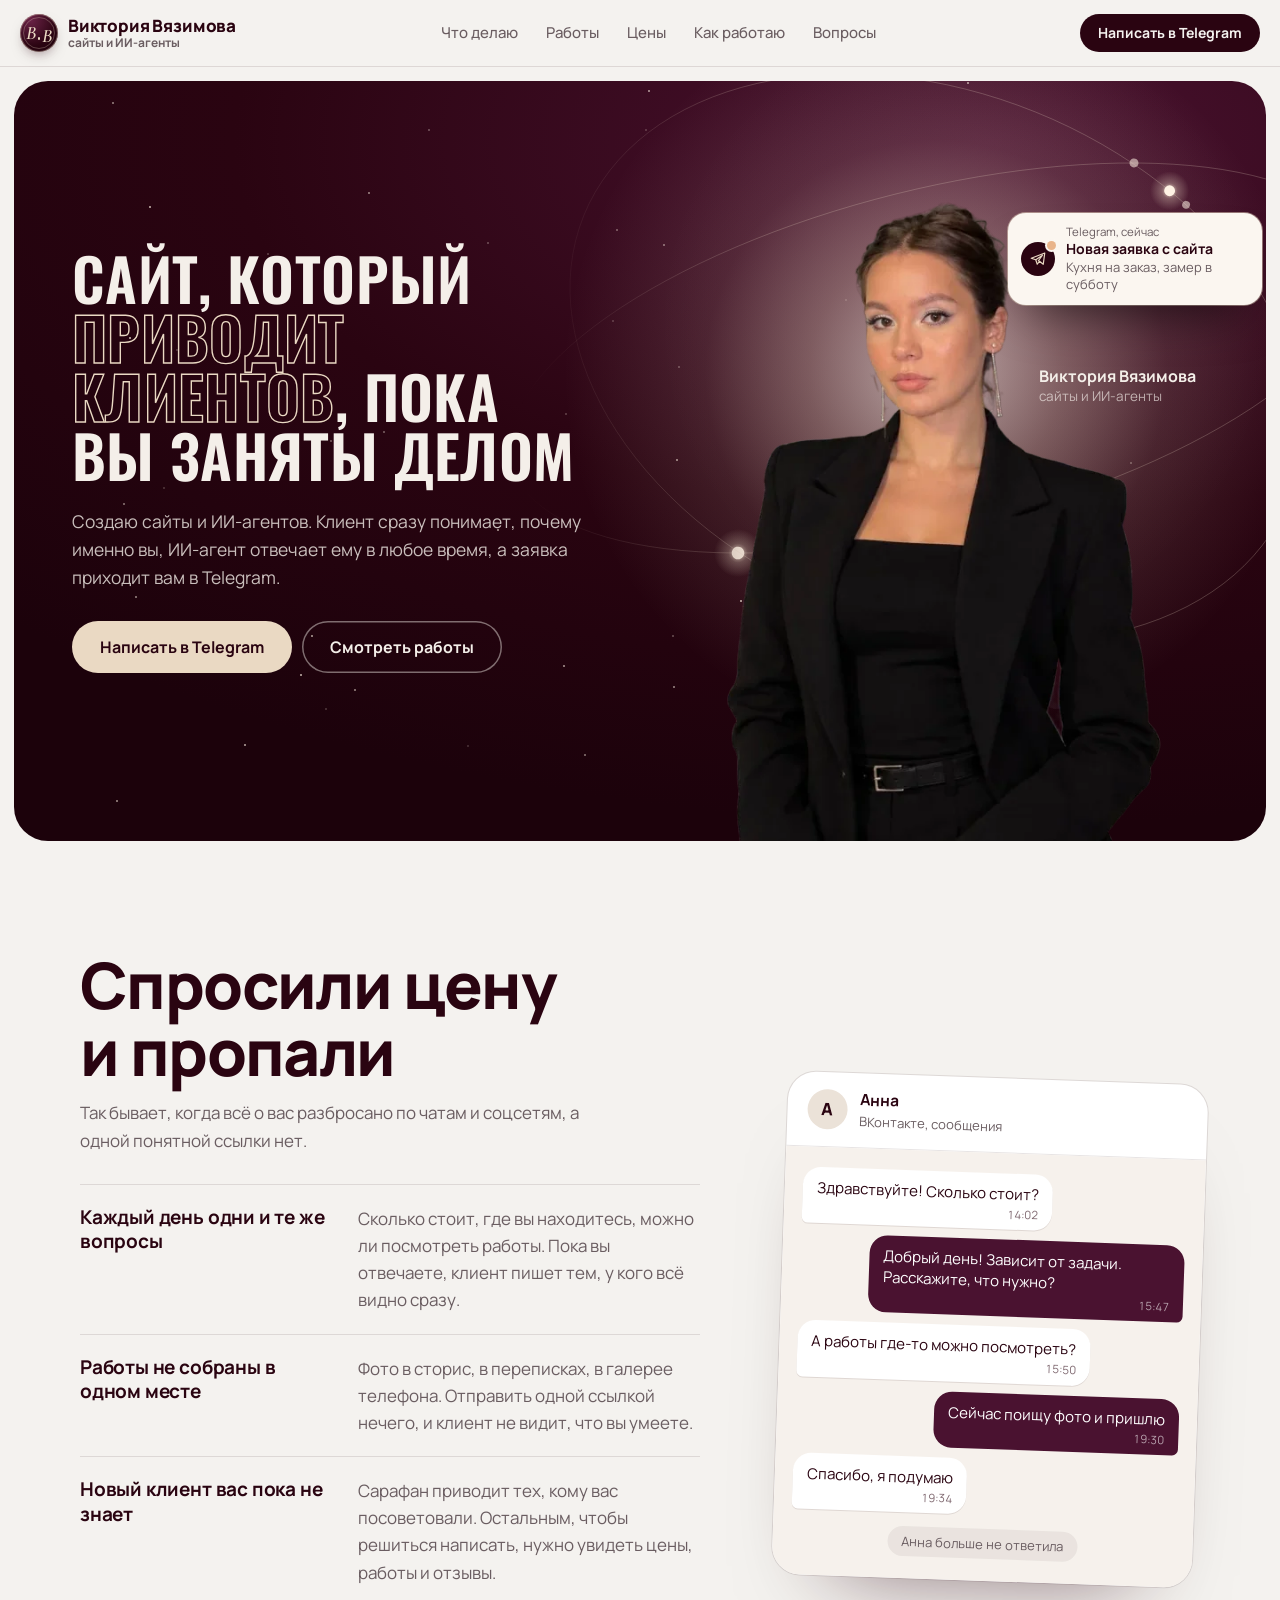
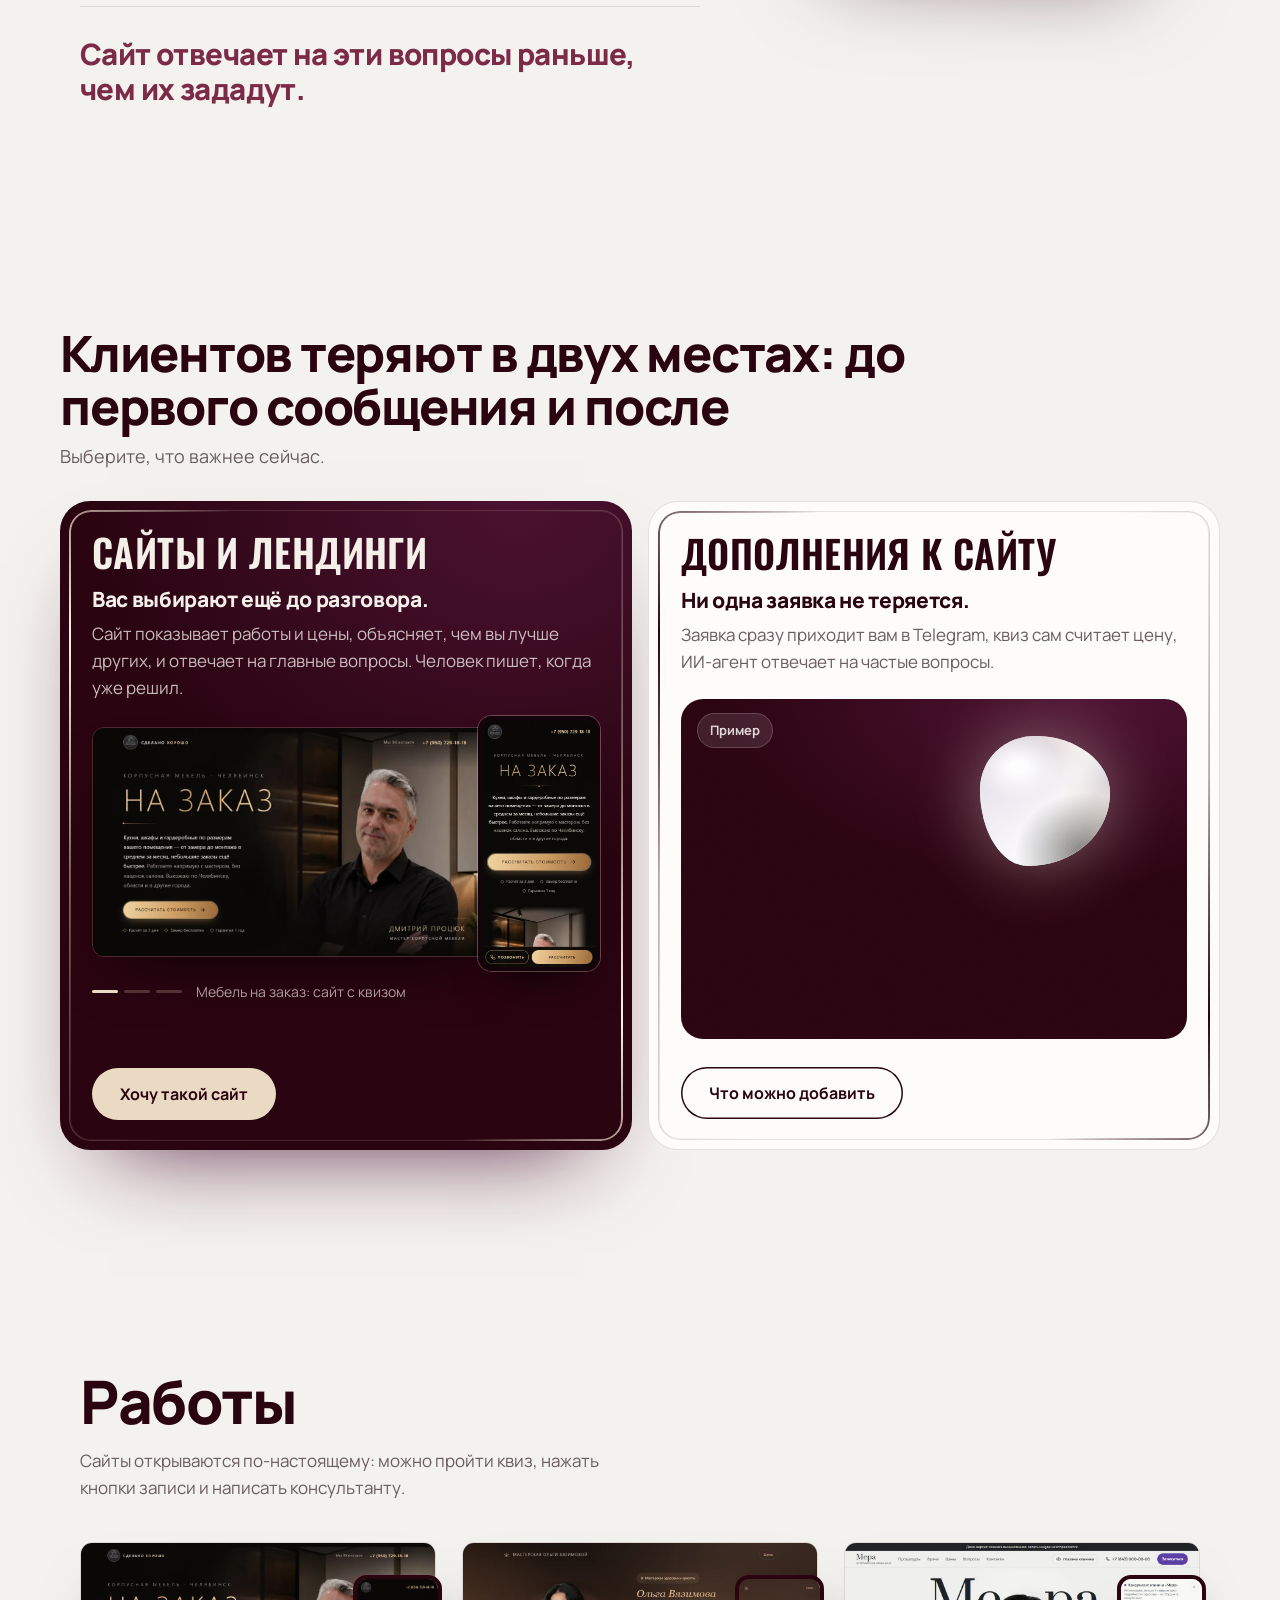
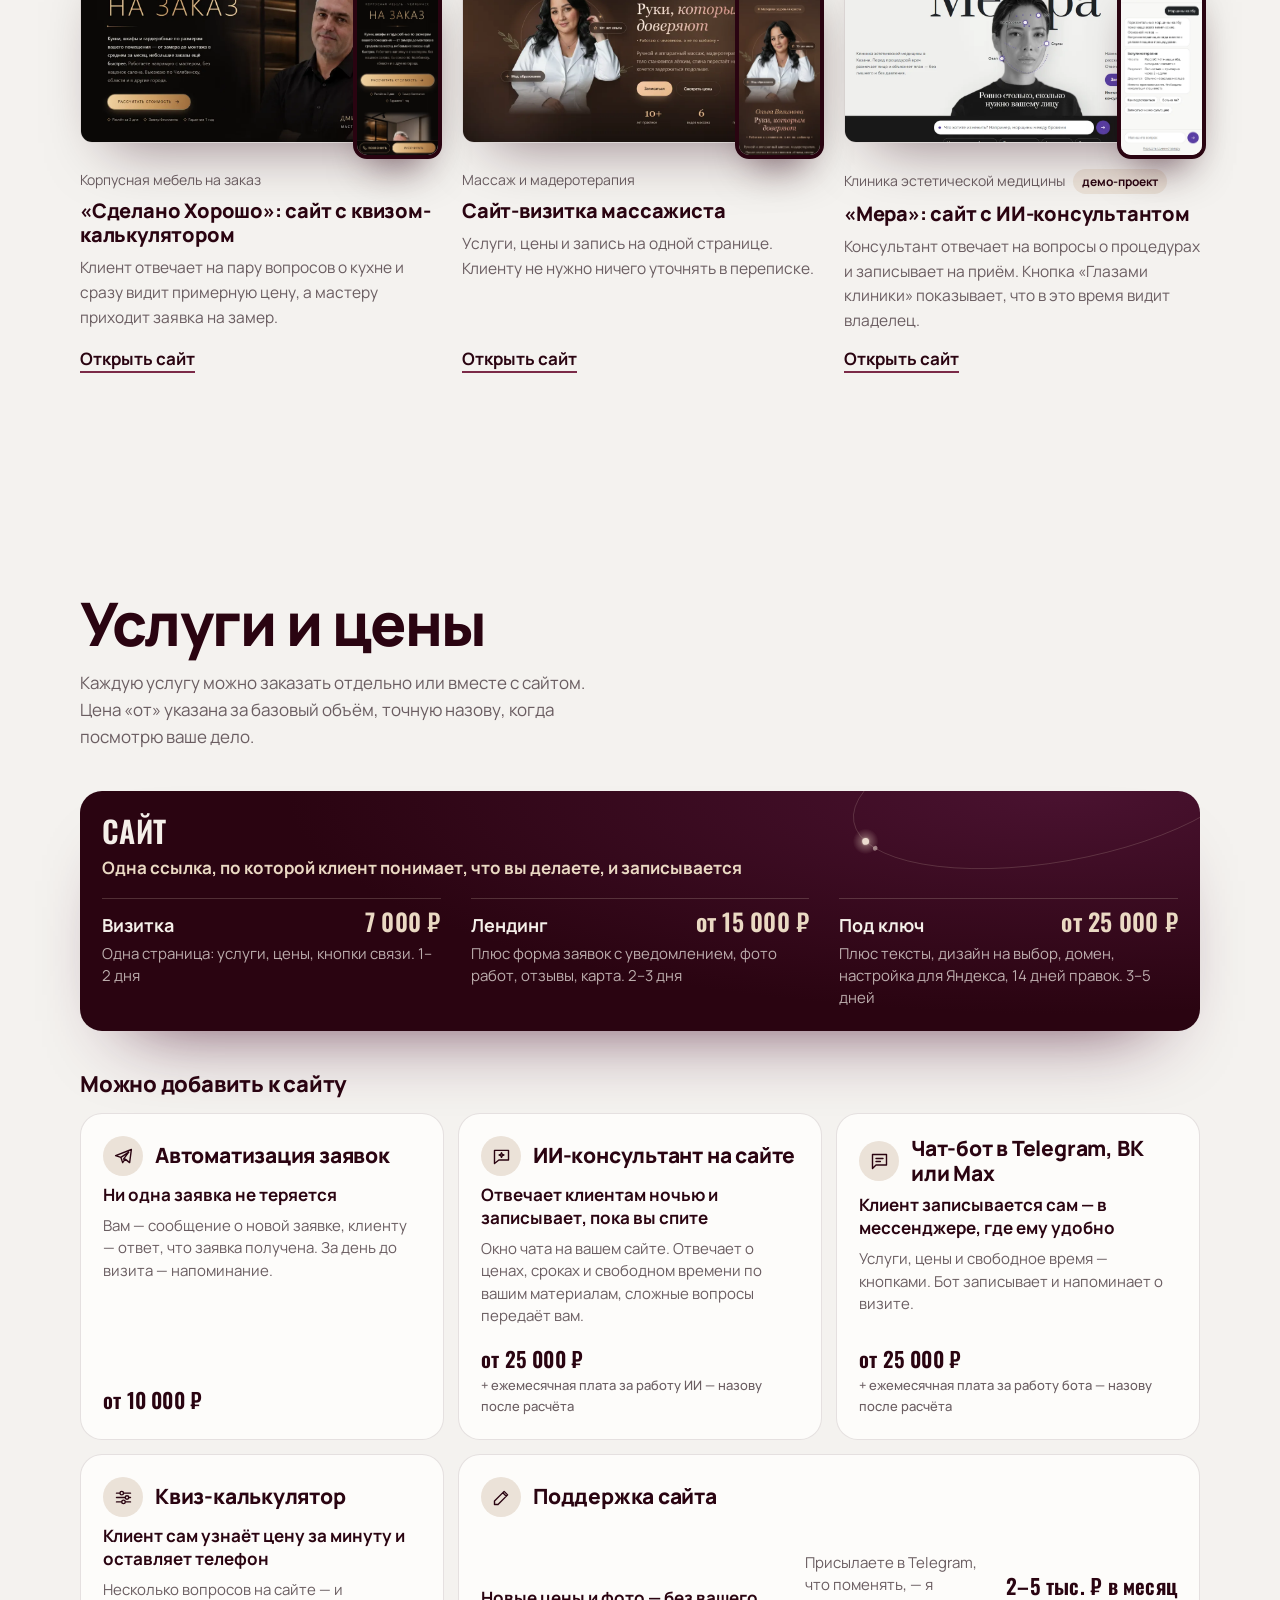
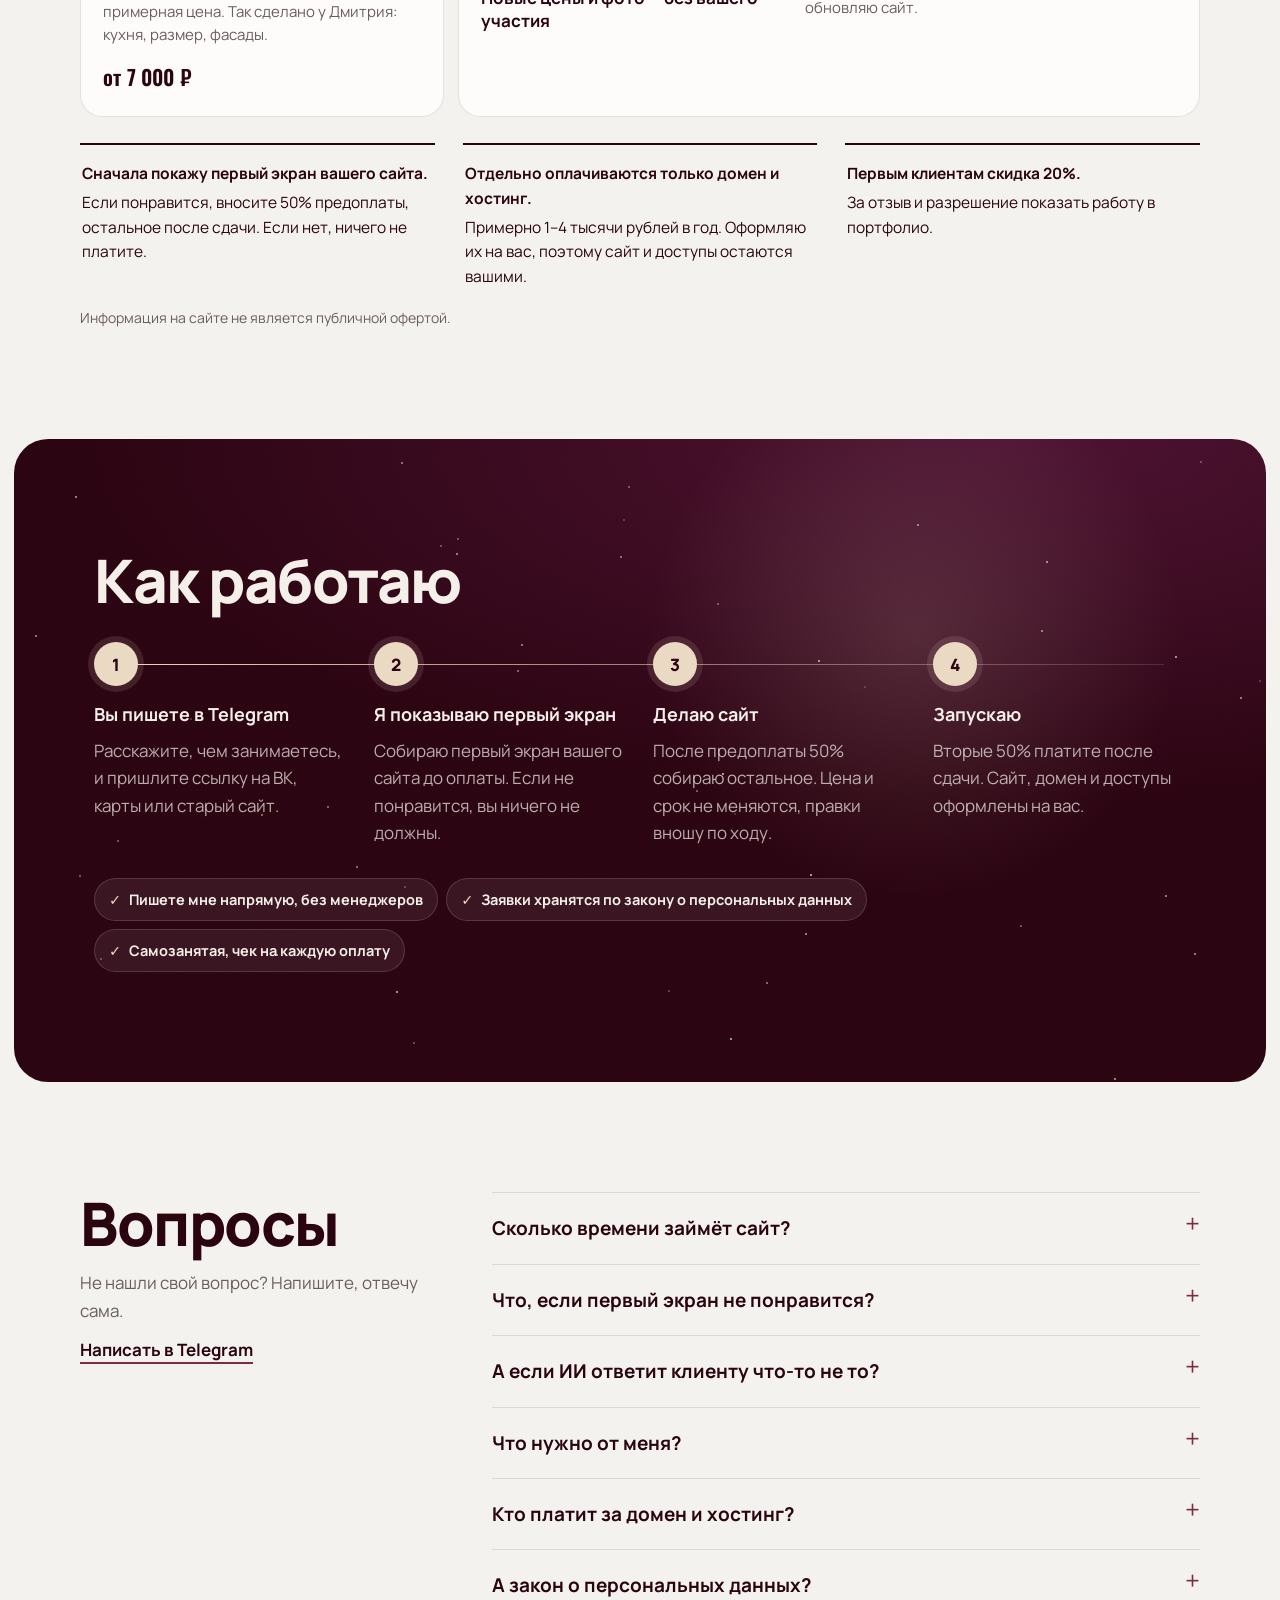
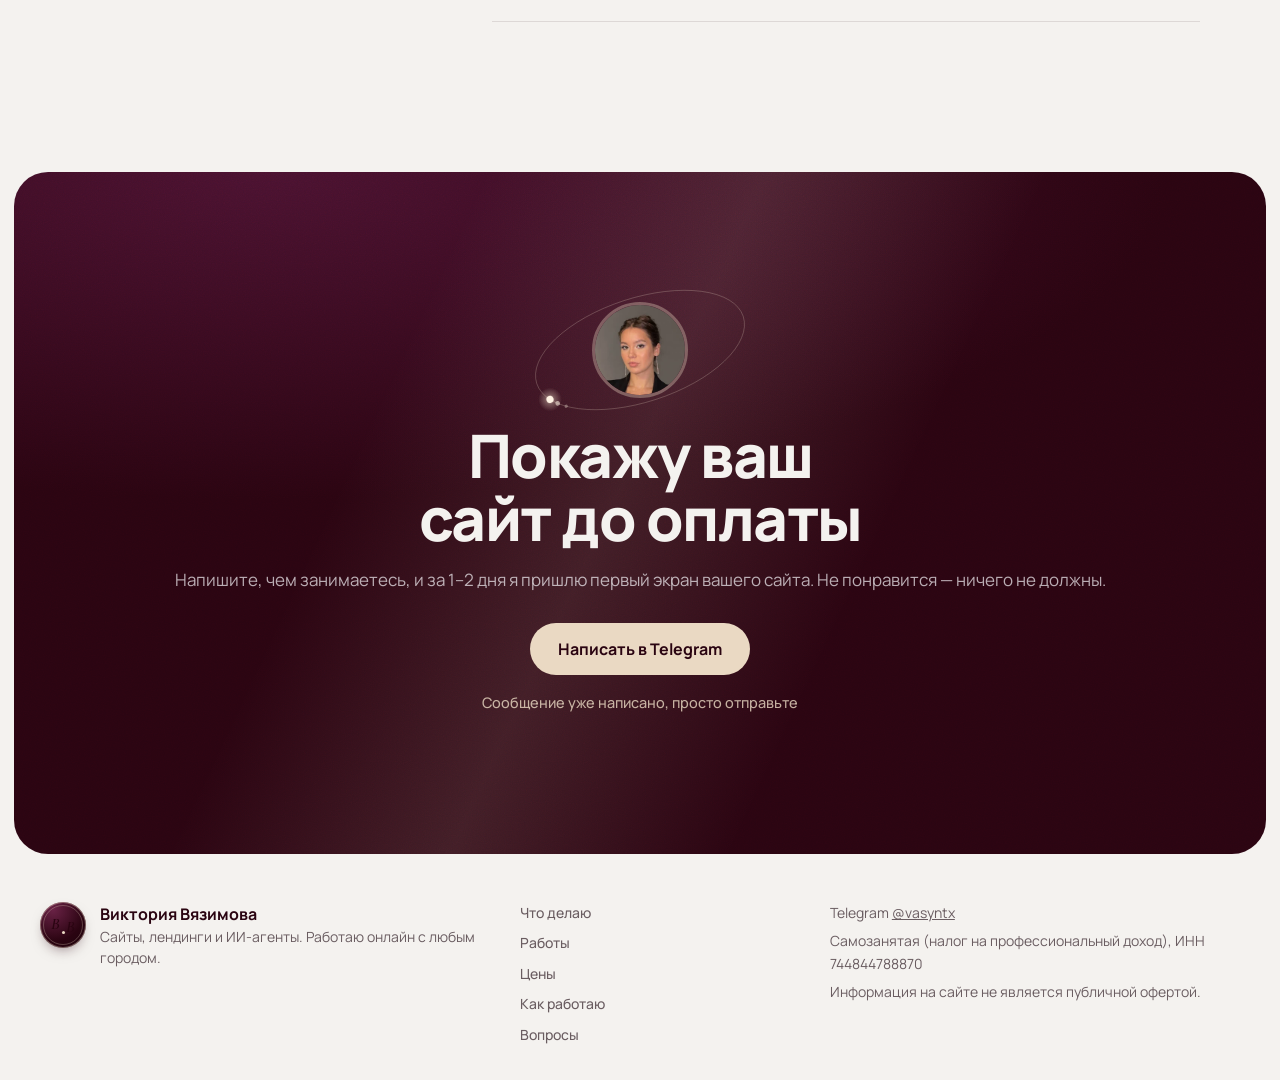
<file: index.html>
<!doctype html>
<html lang="ru">
<head>
<meta charset="utf-8">
<meta name="viewport" content="width=device-width, initial-scale=1">
<title>Виктория Вязимова — сайты и ИИ-агенты</title>
<link rel="icon" href="img/favicon-vv.png" type="image/png">
<link rel="apple-touch-icon" href="img/apple-touch-vv.png">
<meta name="description" content="Сайты и ИИ-агенты: клиент сразу понимает, почему именно вы, ИИ-агент отвечает ему в любое время, а заявка приходит вам в Telegram.">
<meta property="og:title" content="Виктория Вязимова — сайты и ИИ-агенты">
<meta property="og:description" content="Сайт, который приводит клиентов, пока вы заняты делом.">
<meta property="og:image" content="https://vyazimovav.github.io/img/og.jpg">
<meta property="og:url" content="https://vyazimovav.github.io/">
<meta property="og:type" content="website">
<link rel="canonical" href="https://vyazimovav.github.io/">
<link rel="preload" href="fonts/oswald-cyrillic-600-normal.woff2" as="font" type="font/woff2" crossorigin>
<link rel="preload" href="fonts/manrope-cyrillic-800-normal.woff2" as="font" type="font/woff2" crossorigin>
<link rel="stylesheet" href="fonts.css">
<link rel="stylesheet" href="style.css">
</head>
<body>

<header class="top">
  <a class="logo" href="./"><span class="mono" aria-hidden="true"><b>В</b><i></i><b>В</b></span><span class="logo-txt">Виктория Вязимова<small>сайты и ИИ-агенты</small></span></a>
  <nav class="nav" aria-label="Разделы">
    <a href="#choose">Что делаю</a>
    <a href="#works">Работы</a>
    <a href="#services">Цены</a>
    <a href="#how">Как работаю</a>
    <a href="#faq">Вопросы</a>
  </nav>
  <a class="btn btn-small" href="https://t.me/vasyntx?text=%D0%97%D0%B4%D1%80%D0%B0%D0%B2%D1%81%D1%82%D0%B2%D1%83%D0%B9%D1%82%D0%B5%2C%20%D0%92%D0%B8%D0%BA%D1%82%D0%BE%D1%80%D0%B8%D1%8F%21%20%D0%A5%D0%BE%D1%87%D1%83%20%D0%BE%D0%B1%D1%81%D1%83%D0%B4%D0%B8%D1%82%D1%8C%20%D1%81%D0%B0%D0%B9%D1%82.%20%D0%AF%20%D0%B7%D0%B0%D0%BD%D0%B8%D0%BC%D0%B0%D1%8E%D1%81%D1%8C%20%E2%80%A6" target="_blank" rel="noopener">Написать в Telegram</a>
</header>

<main>
  <!-- Первый экран — круг 9 (тёмно-винная панель, светлый ореол, Oswald заглавными, акцент контуром) + круг 10 (Вика 12.11):
       текст меньше и без перегруза влево, «сайты и ИИ-агенты» сразу; вокруг фото — орбиты с огоньками (за Викой), ореол дышит, звёзды, уведомление о заявке -->
  <section class="first" id="top">
    <div class="fx-bg" data-fx="stars" aria-hidden="true"><div class="torch"></div></div>
    <div class="first-in">
      <div class="first-copy">
        <h1 class="first-title">Сайт, который <span class="hl">приводит клиентов</span>, пока вы заняты делом</h1>
        <p class="first-lead">Создаю сайты и ИИ-агентов. Клиент сразу понимает, почему именно вы, ИИ-агент отвечает ему в любое время, а заявка приходит вам в Telegram.</p>
        <div class="first-btns">
          <a class="btn btn-light" href="https://t.me/vasyntx?text=%D0%97%D0%B4%D1%80%D0%B0%D0%B2%D1%81%D1%82%D0%B2%D1%83%D0%B9%D1%82%D0%B5%2C%20%D0%92%D0%B8%D0%BA%D1%82%D0%BE%D1%80%D0%B8%D1%8F%21%20%D0%A5%D0%BE%D1%87%D1%83%20%D0%BE%D0%B1%D1%81%D1%83%D0%B4%D0%B8%D1%82%D1%8C%20%D1%81%D0%B0%D0%B9%D1%82.%20%D0%AF%20%D0%B7%D0%B0%D0%BD%D0%B8%D0%BC%D0%B0%D1%8E%D1%81%D1%8C%20%E2%80%A6" target="_blank" rel="noopener">Написать в Telegram</a>
          <a class="btn btn-line" href="#works">Смотреть работы</a>
        </div>
      </div>
      <div class="first-art">
        <figure class="first-photo">
          <!-- орбиты — <path>, не <ellipse> (урок 11.11: animateMotion едет только по path); у каждого огонька хвост из трёх точек -->
          <svg class="first-orbits" viewBox="0 0 600 600" aria-hidden="true">
            <defs><radialGradient id="spark-glow"><stop offset="0" stop-color="#fff1df" stop-opacity=".95"/><stop offset=".4" stop-color="#ead9c3" stop-opacity=".32"/><stop offset="1" stop-color="#ead9c3" stop-opacity="0"/></radialGradient></defs>
            <g transform="rotate(-14 300 300)">
              <path id="orb-a" d="M10 300a290 112 0 1 0 580 0a290 112 0 1 0-580 0"/>
              <circle class="spark glow" r="16"><animateMotion dur="12s" repeatCount="indefinite"><mpath href="#orb-a"/></animateMotion></circle>
              <circle class="spark" r="4.2"><animateMotion dur="12s" repeatCount="indefinite"><mpath href="#orb-a"/></animateMotion></circle>
              <circle class="spark tail" r="3"><animateMotion dur="12s" begin="-.14s" repeatCount="indefinite"><mpath href="#orb-a"/></animateMotion></circle>
              <circle class="spark tail t2" r="2.2"><animateMotion dur="12s" begin="-.28s" repeatCount="indefinite"><mpath href="#orb-a"/></animateMotion></circle>
              <circle class="spark tail t3" r="1.5"><animateMotion dur="12s" begin="-.42s" repeatCount="indefinite"><mpath href="#orb-a"/></animateMotion></circle>
              <circle class="spark dim" r="3"><animateMotion dur="12s" begin="-6s" repeatCount="indefinite"><mpath href="#orb-a"/></animateMotion></circle>
            </g>
            <g transform="rotate(22 300 300)">
              <path id="orb-b" d="M48 300a252 176 0 1 0 504 0a252 176 0 1 0-504 0"/>
              <circle class="spark glow" r="13"><animateMotion dur="17s" begin="-4s" repeatCount="indefinite" keyPoints="1;0" keyTimes="0;1" calcMode="linear"><mpath href="#orb-b"/></animateMotion></circle>
              <circle class="spark" r="3.6"><animateMotion dur="17s" begin="-4s" repeatCount="indefinite" keyPoints="1;0" keyTimes="0;1" calcMode="linear"><mpath href="#orb-b"/></animateMotion></circle>
              <circle class="spark tail" r="2.6"><animateMotion dur="17s" begin="-4.18s" repeatCount="indefinite" keyPoints="1;0" keyTimes="0;1" calcMode="linear"><mpath href="#orb-b"/></animateMotion></circle>
              <circle class="spark tail t2" r="1.8"><animateMotion dur="17s" begin="-4.36s" repeatCount="indefinite" keyPoints="1;0" keyTimes="0;1" calcMode="linear"><mpath href="#orb-b"/></animateMotion></circle>
            </g>
          </svg>
          <img src="img/viktoria.webp" srcset="img/viktoria-680.webp 680w, img/viktoria.webp 1000w" sizes="(max-width: 899px) 320px, 600px" width="1000" height="1143" alt="Виктория Вязимова" fetchpriority="high">
          <figcaption class="first-name"><b>Виктория Вязимова</b>сайты и ИИ-агенты</figcaption>
          <div class="first-tg" aria-hidden="true"><div class="tg-card">
            <span class="tg-ico"><svg viewBox="0 0 24 24"><path d="M21 4 3 11l6 2 2 6 3-4 5 4 2-15z M9 13l9-6-6 8" fill="none" stroke="currentColor" stroke-width="1.6" stroke-linejoin="round"/></svg></span>
            <div><small>Telegram, сейчас</small><b id="tg-t">Новая заявка с сайта</b><span id="tg-s">Кухня на заказ, замер в субботу</span></div>
          </div></div>
        </figure>
      </div>
    </div>
  </section>

  <!-- Боли — круг 8, вернули в круге 10 (Вика 12.11): про отсутствие понятной ссылки; переписка появляется по сообщению, когда до неё долистали -->
  <section class="pains" id="pains">
    <div class="pains-text">
      <h2>Спросили цену и&nbsp;пропали</h2>
      <p class="lead">Так бывает, когда всё о вас разбросано по чатам и соцсетям, а одной понятной ссылки нет.</p>
    </div>
    <div class="pain-chat" role="img" aria-label="Пример переписки: клиент спрашивает цену и работы, ответы приходят через несколько часов, и клиент перестаёт отвечать">
      <div class="pc-head"><span class="pc-ava">А</span><div><b>Анна</b><small>ВКонтакте, сообщения</small></div></div>
      <div class="pc-body">
        <p class="pc in">Здравствуйте! Сколько стоит?<time>14:02</time></p>
        <p class="pc out">Добрый день! Зависит от задачи. Расскажите, что нужно?<time>15:47</time></p>
        <p class="pc in">А работы где-то можно посмотреть?<time>15:50</time></p>
        <p class="pc out">Сейчас поищу фото и пришлю<time>19:30</time></p>
        <p class="pc in">Спасибо, я подумаю<time>19:34</time></p>
        <p class="pc sys">Анна больше не ответила</p>
      </div>
    </div>
    <ul class="pain-items">
      <li><b>Каждый день одни и те же вопросы</b><span>Сколько стоит, где вы находитесь, можно ли посмотреть работы. Пока вы отвечаете, клиент пишет тем, у кого всё видно сразу.</span></li>
      <li><b>Работы не собраны в одном месте</b><span>Фото в сторис, в переписках, в галерее телефона. Отправить одной ссылкой нечего, и клиент не видит, что вы умеете.</span></li>
      <li><b>Новый клиент вас пока не знает</b><span>Сарафан приводит тех, кому вас посоветовали. Остальным, чтобы решиться написать, нужно увидеть цены, работы и отзывы.</span></li>
    </ul>
    <p class="pain-close">Сайт отвечает на эти вопросы раньше, чем их зададут.</p>
  </section>

  <!-- Две карточки «что важнее» (задание 11.11): сайты главные, дополнения — второй шаг.
       Круг 11 (Вика 12.11: «вариант с сайтом выделить, агенты переманивают»): «Сайты и лендинги» — тёмная, со светом по рамке и сменой работ;
       «Дополнения» — светлая, ночная сцена снова внутри неё (в своём тёмном окне) -->
  <section class="choose" id="choose">
    <div class="choose-head">
      <h2>Клиентов теряют в двух местах: до первого сообщения и после</h2>
      <p>Выберите, что важнее сейчас.</p>
    </div>
    <div class="choose-grid">
      <article class="ch-card ch-site">
        <h3 class="ch-title">Сайты и лендинги</h3>
        <p class="ch-quote">Вас выбирают ещё до разговора.</p>
        <p class="ch-text">Сайт показывает работы и цены, объясняет, чем вы лучше других, и отвечает на главные вопросы. Человек пишет, когда уже решил.</p>
        <a class="ch-visual" href="#works" aria-label="Смотреть работы">
          <span class="ch-slide on"><img class="shot-laptop" src="img/case-dmitry-laptop.webp" width="1100" height="618" alt=""><img class="shot-phone" src="img/case-dmitry-phone.webp" width="390" height="844" alt=""></span>
          <span class="ch-slide"><img class="shot-laptop" src="img/case-olga-laptop.webp" width="1100" height="618" alt=""><img class="shot-phone" src="img/case-olga-phone.webp" width="390" height="844" alt=""></span>
          <span class="ch-slide"><img class="shot-laptop" src="img/case-mera-laptop.webp" width="1100" height="618" alt=""><img class="shot-phone" src="img/case-mera-phone.webp" width="390" height="844" alt=""></span>
        </a>
        <div class="ch-pick">
          <span class="ch-dots" aria-hidden="true"><i class="on"></i><i></i><i></i></span>
          <span class="ch-cap" id="ch-cap">Мебель на заказ: сайт с квизом</span>
        </div>
        <a class="btn btn-light" href="https://t.me/vasyntx?text=%D0%97%D0%B4%D1%80%D0%B0%D0%B2%D1%81%D1%82%D0%B2%D1%83%D0%B9%D1%82%D0%B5%2C%20%D0%92%D0%B8%D0%BA%D1%82%D0%BE%D1%80%D0%B8%D1%8F%21%20%D0%A5%D0%BE%D1%87%D1%83%20%D1%82%D0%B0%D0%BA%D0%BE%D0%B9%20%D1%81%D0%B0%D0%B9%D1%82.%20%D0%AF%20%D0%B7%D0%B0%D0%BD%D0%B8%D0%BC%D0%B0%D1%8E%D1%81%D1%8C%20%E2%80%A6" target="_blank" rel="noopener">Хочу такой сайт</a>
      </article>
      <article class="ch-card ch-add">
        <h3 class="ch-title">Дополнения к сайту</h3>
        <p class="ch-quote">Ни одна заявка не теряется.</p>
        <p class="ch-text">Заявка сразу приходит вам в Telegram, квиз сам считает цену, ИИ-агент отвечает на частые вопросы.</p>
        <!-- ночная сцена (круг 5а) — снова здесь (Вика 12.11), с пометкой «пример»; на телефоне без шара и звёзд -->
        <div class="vh-stage" id="vh-stage" aria-hidden="true">
          <div class="vh-stars" id="vh-stars"></div>
          <div class="vh-glow"></div><div class="vh-orbit"></div>
          <div class="vh-orbwrap" id="vh-orbwrap"><div class="vh-orb"></div><i class="vh-ring"></i><i class="vh-ring"></i><i class="vh-ring"></i></div>
          <div class="vh-wave"></div>
          <div class="vh-label">Пример</div>
          <div class="vh-feed" id="vh-feed"></div>
          <div class="vh-phone"><div class="vh-lock" id="vh-lock">
            <span class="holo-dot vh-moon"></span>
            <div class="vh-day" id="vh-day">суббота</div>
            <div class="vh-time" id="vh-clock">23:52</div>
            <div class="vh-zz">Режим сна, ИИ на связи</div>
            <div class="vh-notes" id="vh-notes"></div>
          </div></div>
        </div>
        <a class="btn btn-ghost" href="#services">Что можно добавить</a>
      </article>
    </div>
  </section>

  <section class="works" id="works">
    <h2>Работы</h2>
    <p class="lead">Сайты открываются по-настоящему: можно пройти квиз, нажать кнопки записи и написать консультанту.</p>
    <div class="work-grid">
      <article class="work">
        <a class="work-shot" href="cases/dmitry/landing.html" target="_blank" rel="noopener" tabindex="-1">
          <img class="shot-laptop" src="img/case-dmitry-laptop.webp" alt="Сайт мастера корпусной мебели на ноутбуке" loading="lazy" width="1100" height="618">
          <img class="shot-phone" src="img/case-dmitry-phone.webp" alt="Тот же сайт на телефоне" loading="lazy" width="390" height="844">
        </a>
        <p class="work-tag">Корпусная мебель на заказ</p>
        <h3>«Сделано Хорошо»: сайт с квизом-калькулятором</h3>
        <p>Клиент отвечает на пару вопросов о кухне и сразу видит примерную цену, а мастеру приходит заявка на замер.</p>
        <a class="link" href="cases/dmitry/landing.html" target="_blank" rel="noopener">Открыть сайт</a>
      </article>
      <article class="work">
        <a class="work-shot" href="cases/olga/landing.html" target="_blank" rel="noopener" tabindex="-1">
          <img class="shot-laptop" src="img/case-olga-laptop.webp" alt="Сайт массажиста на ноутбуке" loading="lazy" width="1100" height="618">
          <img class="shot-phone" src="img/case-olga-phone.webp" alt="Тот же сайт на телефоне" loading="lazy" width="390" height="844">
        </a>
        <p class="work-tag">Массаж и мадеротерапия</p>
        <h3>Сайт-визитка массажиста</h3>
        <p>Услуги, цены и запись на одной странице. Клиенту не нужно ничего уточнять в переписке.</p>
        <a class="link" href="cases/olga/landing.html" target="_blank" rel="noopener">Открыть сайт</a>
      </article>
      <article class="work">
        <a class="work-shot" href="cases/mera/index.html" target="_blank" rel="noopener" tabindex="-1">
          <img class="shot-laptop" src="img/case-mera-laptop.webp" alt="Сайт клиники «Мера» на ноутбуке" loading="lazy" width="1100" height="618">
          <img class="shot-phone" src="img/case-mera-phone.webp" alt="ИИ-консультант клиники на телефоне" loading="lazy" width="390" height="844">
        </a>
        <p class="work-tag">Клиника эстетической медицины <span class="badge">демо-проект</span></p>
        <h3>«Мера»: сайт с ИИ-консультантом</h3>
        <p>Консультант отвечает на вопросы о процедурах и записывает на приём. Кнопка «Глазами клиники» показывает, что в это время видит владелец.</p>
        <a class="link" href="cases/mera/index.html" target="_blank" rel="noopener">Открыть сайт</a>
      </article>
    </div>
  </section>

  <!-- Услуги и цены — один блок, цены один раз (круг 4). Цифры — прайс Джарвиса, утверждён Викой 08.11 (../jarvis/knowledge/price-list.md). Ежемесячную плату за ИИ не называем до расчёта (круг 4). -->
  <section class="svc fx-sec" id="services">
    <canvas class="fx-bg" data-fx="links" aria-hidden="true"></canvas>
    <h2>Услуги и цены</h2>
    <p class="lead">Каждую услугу можно заказать отдельно или вместе с сайтом. Цена «от» указана за базовый объём, точную назову, когда посмотрю ваше дело.</p>
    <div class="svc-grid">
      <!-- круг 11: «Сайт» — главная плашка (тёмная, орбита с огоньком как у фото), дополнения — светлые, у каждого свой значок -->
      <article class="svc-card svc-site">
        <svg class="svc-orbit" viewBox="0 0 400 200" aria-hidden="true">
          <g transform="rotate(-10 200 100)">
            <path id="orb-s" d="M10 100a190 70 0 1 0 380 0a190 70 0 1 0-380 0"/>
            <circle class="spark glow" r="12"><animateMotion dur="14s" repeatCount="indefinite"><mpath href="#orb-s"/></animateMotion></circle>
            <circle class="spark" r="3.2"><animateMotion dur="14s" repeatCount="indefinite"><mpath href="#orb-s"/></animateMotion></circle>
            <circle class="spark tail" r="2.2"><animateMotion dur="14s" begin="-.18s" repeatCount="indefinite"><mpath href="#orb-s"/></animateMotion></circle>
          </g>
        </svg>
        <h3>Сайт</h3>
        <p class="gain">Одна ссылка, по которой клиент понимает, что вы делаете, и записывается</p>
        <ul class="site-plans">
          <li><b>Визитка</b><span>Одна страница: услуги, цены, кнопки связи. 1–2 дня</span><i>7 000 ₽</i></li>
          <li><b>Лендинг</b><span>Плюс форма заявок с уведомлением, фото работ, отзывы, карта. 2–3 дня</span><i>от 15 000 ₽</i></li>
          <li><b>Под ключ</b><span>Плюс тексты, дизайн на выбор, домен, настройка для Яндекса, 14 дней правок. 3–5 дней</span><i>от 25 000 ₽</i></li>
        </ul>
      </article>
      <h3 class="svc-add">Можно добавить к сайту</h3>
      <article class="svc-card svc-row svc-leads">
        <h3><span class="svc-ico" aria-hidden="true"><svg viewBox="0 0 24 24"><path d="M21 4 3 11l6 2 2 6 3-4 5 4 2-15z M9 13l9-6-6 8"/></svg></span>Автоматизация заявок</h3>
        <p class="gain">Ни одна заявка не теряется</p>
        <p>Вам — сообщение о новой заявке, клиенту — ответ, что заявка получена. За день до визита — напоминание.</p>
        <p class="svc-price">от 10 000 ₽</p>
      </article>
      <article class="svc-card svc-row svc-ai">
        <h3><span class="svc-ico" aria-hidden="true"><svg viewBox="0 0 24 24"><path d="M4 5h16v11H9l-5 4z M12 7.6l.8 1.9 1.9.8-1.9.8-.8 1.9-.8-1.9-1.9-.8 1.9-.8z"/></svg></span>ИИ-консультант на сайте</h3>
        <p class="gain">Отвечает клиентам ночью и записывает, пока вы спите</p>
        <p>Окно чата на вашем сайте. Отвечает о ценах, сроках и свободном времени по вашим материалам, сложные вопросы передаёт вам.</p>
        <p class="svc-price">от 25 000 ₽<span>+ ежемесячная плата за работу ИИ — назову после расчёта</span></p>
      </article>
      <article class="svc-card svc-row svc-bot">
        <h3><span class="svc-ico" aria-hidden="true"><svg viewBox="0 0 24 24"><path d="M4 4h16v12H8l-4 4z M8 8.5h8 M8 12h5"/></svg></span>Чат-бот в Telegram, ВК или Max</h3>
        <p class="gain">Клиент записывается сам — в мессенджере, где ему удобно</p>
        <p>Услуги, цены и свободное время — кнопками. Бот записывает и напоминает о визите.</p>
        <p class="svc-price">от 25 000 ₽<span>+ ежемесячная плата за работу бота — назову после расчёта</span></p>
      </article>
      <article class="svc-card svc-row svc-quiz">
        <h3><span class="svc-ico" aria-hidden="true"><svg viewBox="0 0 24 24"><path d="M4 7h4m4 0h8 M4 12h10m4 0h2 M4 17h6m4 0h6"/><circle cx="10" cy="7" r="2"/><circle cx="16" cy="12" r="2"/><circle cx="12" cy="17" r="2"/></svg></span>Квиз-калькулятор</h3>
        <p class="gain">Клиент сам узнаёт цену за минуту и оставляет телефон</p>
        <p>Несколько вопросов на сайте — и примерная цена. Так сделано у Дмитрия: кухня, размер, фасады.</p>
        <p class="svc-price">от 7 000 ₽</p>
      </article>
      <article class="svc-card svc-row svc-care">
        <h3><span class="svc-ico" aria-hidden="true"><svg viewBox="0 0 24 24"><path d="M4 20h4L19 9l-4-4L4 16z M13.5 6.5l4 4"/></svg></span>Поддержка сайта</h3>
        <p class="gain">Новые цены и фото — без вашего участия</p>
        <p>Присылаете в Telegram, что поменять, — я обновляю сайт.</p>
        <p class="svc-price">2–5 тыс. ₽ в месяц</p>
      </article>
    </div>
    <ul class="deal">
      <li><b>Сначала покажу первый экран вашего сайта.</b> Если понравится, вносите 50% предоплаты, остальное после сдачи. Если нет, ничего не платите.</li>
      <li><b>Отдельно оплачиваются только домен и хостинг.</b> Примерно 1–4 тысячи рублей в год. Оформляю их на вас, поэтому сайт и доступы остаются вашими.</li>
      <li><b>Первым клиентам скидка 20%.</b> За отзыв и разрешение показать работу в портфолио.</li>
    </ul>
    <p class="fine">Информация на сайте не является публичной офертой.</p>
  </section>

  <!-- Как работаю — ночная полоса со звёздами и фонариком (любимый фон Вики № 10), вернули в круге 8; линия шагов прорисовывается, когда блок виден -->
  <section class="how fx-sec night grain" id="how">
    <div class="fx-bg" data-fx="stars" aria-hidden="true"><div class="torch"></div></div>
    <h2>Как работаю</h2>
    <ol class="steps">
      <li><b>Вы пишете в Telegram</b><span>Расскажите, чем занимаетесь, и пришлите ссылку на ВК, карты или старый сайт.</span></li>
      <li><b>Я показываю первый экран</b><span>Собираю первый экран вашего сайта до оплаты. Если не понравится, вы ничего не должны.</span></li>
      <li><b>Делаю сайт</b><span>После предоплаты 50% собираю остальное. Цена и срок не меняются, правки вношу по ходу.</span></li>
      <li><b>Запускаю</b><span>Вторые 50% платите после сдачи. Сайт, домен и доступы оформлены на вас.</span></li>
    </ol>
    <ul class="trust">
      <li>Пишете мне напрямую, без менеджеров</li>
      <li>Заявки хранятся по закону о персональных данных</li>
      <li>Самозанятая, чек на каждую оплату</li>
    </ul>
  </section>

  <section class="faq" id="faq">
    <div class="faq-side">
      <h2>Вопросы</h2>
      <p>Не нашли свой вопрос? Напишите, отвечу сама.</p>
      <a class="link" href="https://t.me/vasyntx" target="_blank" rel="noopener">Написать в Telegram</a>
    </div>
    <div class="faq-list">
    <details>
      <summary>Сколько времени займёт сайт?</summary>
      <p>Визитку делаю за 1–2 дня, лендинг за 2–3, сайт под ключ за 3–5 дней. Срок считаю с момента, когда у меня есть ваши фото, цены и контакты.</p>
    </details>
    <details>
      <summary>Что, если первый экран не понравится?</summary>
      <p>Ничего не платите. Первый экран нужен, чтобы вы увидели свой сайт до решения.</p>
    </details>
    <details>
      <summary>А если ИИ ответит клиенту что-то не то?</summary>
      <p>Консультант отвечает только по вашим материалам: услуги, цены, расписание. Сложные вопросы и всё, чего нет в материалах, он передаёт вам.</p>
    </details>
    <details>
      <summary>Что нужно от меня?</summary>
      <p>Ответы на короткий список вопросов, фото работ, цены и контакты. Тексты могу написать сама.</p>
    </details>
    <details>
      <summary>Кто платит за домен и хостинг?</summary>
      <p>Вы, на своё имя. Так сайт остаётся вашей собственностью. Это примерно 1–4 тысячи в год, сумму назову до оплаты. Выбрать и подключить помогу.</p>
    </details>
    <details>
      <summary>А закон о персональных данных?</summary>
      <p>Заявки сохраняются на вашем российском хостинге, в Telegram приходит только уведомление без данных клиента. На сайте есть политика и согласие. Делаю это сразу и без доплат.</p>
    </details>
    </div>
  </section>

  <section class="final grain" id="contact">
    <div class="fx-bg" aria-hidden="true"><div class="sheen"></div></div>
    <div class="final-me" aria-hidden="true">
      <!-- та же орбита с огоньком, что вокруг фото на первом экране: начало и конец страницы перекликаются -->
      <svg class="fin-orbit" viewBox="0 0 200 200">
        <g transform="rotate(-18 100 100)">
          <path id="orb-f" d="M8 100a92 44 0 1 0 184 0a92 44 0 1 0-184 0"/>
          <circle class="spark glow" r="10"><animateMotion dur="7s" repeatCount="indefinite"><mpath href="#orb-f"/></animateMotion></circle>
          <circle class="spark" r="3"><animateMotion dur="7s" repeatCount="indefinite"><mpath href="#orb-f"/></animateMotion></circle>
          <circle class="spark tail" r="2"><animateMotion dur="7s" begin="-.12s" repeatCount="indefinite"><mpath href="#orb-f"/></animateMotion></circle>
          <circle class="spark tail t2" r="1.4"><animateMotion dur="7s" begin="-.24s" repeatCount="indefinite"><mpath href="#orb-f"/></animateMotion></circle>
        </g>
      </svg>
      <img class="final-ava" src="img/viktoria-ava.webp" width="240" height="240" alt="" loading="lazy">
    </div>
    <h2>Покажу ваш сайт до оплаты</h2>
    <p>Напишите, чем занимаетесь, и за 1–2 дня я пришлю первый экран вашего сайта. Не понравится — ничего не должны.</p>
    <a class="btn btn-light" href="https://t.me/vasyntx?text=%D0%97%D0%B4%D1%80%D0%B0%D0%B2%D1%81%D1%82%D0%B2%D1%83%D0%B9%D1%82%D0%B5%2C%20%D0%92%D0%B8%D0%BA%D1%82%D0%BE%D1%80%D0%B8%D1%8F%21%20%D0%A5%D0%BE%D1%87%D1%83%20%D0%B4%D0%B5%D0%BC%D0%BE%20%D1%81%D0%B0%D0%B9%D1%82%D0%B0.%20%D0%AF%20%D0%B7%D0%B0%D0%BD%D0%B8%D0%BC%D0%B0%D1%8E%D1%81%D1%8C%20%E2%80%A6" target="_blank" rel="noopener">Написать в Telegram</a>
    <p class="tg">Сообщение уже написано, просто отправьте</p>
  </section>
</main>

<footer class="foot">
  <div class="foot-in">
    <div class="foot-me">
      <span class="mono mono-l" aria-hidden="true"><b>В</b><i></i><b>В</b></span>
      <p><b>Виктория Вязимова</b>Сайты, лендинги и ИИ-агенты. Работаю онлайн с любым городом.</p>
    </div>
    <nav class="foot-nav" aria-label="Разделы">
      <a href="#choose">Что делаю</a><a href="#works">Работы</a><a href="#services">Цены</a><a href="#how">Как работаю</a><a href="#faq">Вопросы</a>
    </nav>
    <div class="foot-legal">
      <p>Telegram <a href="https://t.me/vasyntx">@vasyntx</a></p>
      <p>Самозанятая (налог на профессиональный доход), ИНН 744844788870</p>
      <p>Информация на сайте не является публичной офертой.</p>
    </div>
  </div>
</footer>

<a class="mob-bar" href="https://t.me/vasyntx?text=%D0%97%D0%B4%D1%80%D0%B0%D0%B2%D1%81%D1%82%D0%B2%D1%83%D0%B9%D1%82%D0%B5%2C%20%D0%92%D0%B8%D0%BA%D1%82%D0%BE%D1%80%D0%B8%D1%8F%21%20%D0%A5%D0%BE%D1%87%D1%83%20%D0%BE%D0%B1%D1%81%D1%83%D0%B4%D0%B8%D1%82%D1%8C%20%D1%81%D0%B0%D0%B9%D1%82.%20%D0%AF%20%D0%B7%D0%B0%D0%BD%D0%B8%D0%BC%D0%B0%D1%8E%D1%81%D1%8C%20%E2%80%A6" target="_blank" rel="noopener">Написать в Telegram</a>
<script src="main.js"></script>
</body>
</html>
</file>
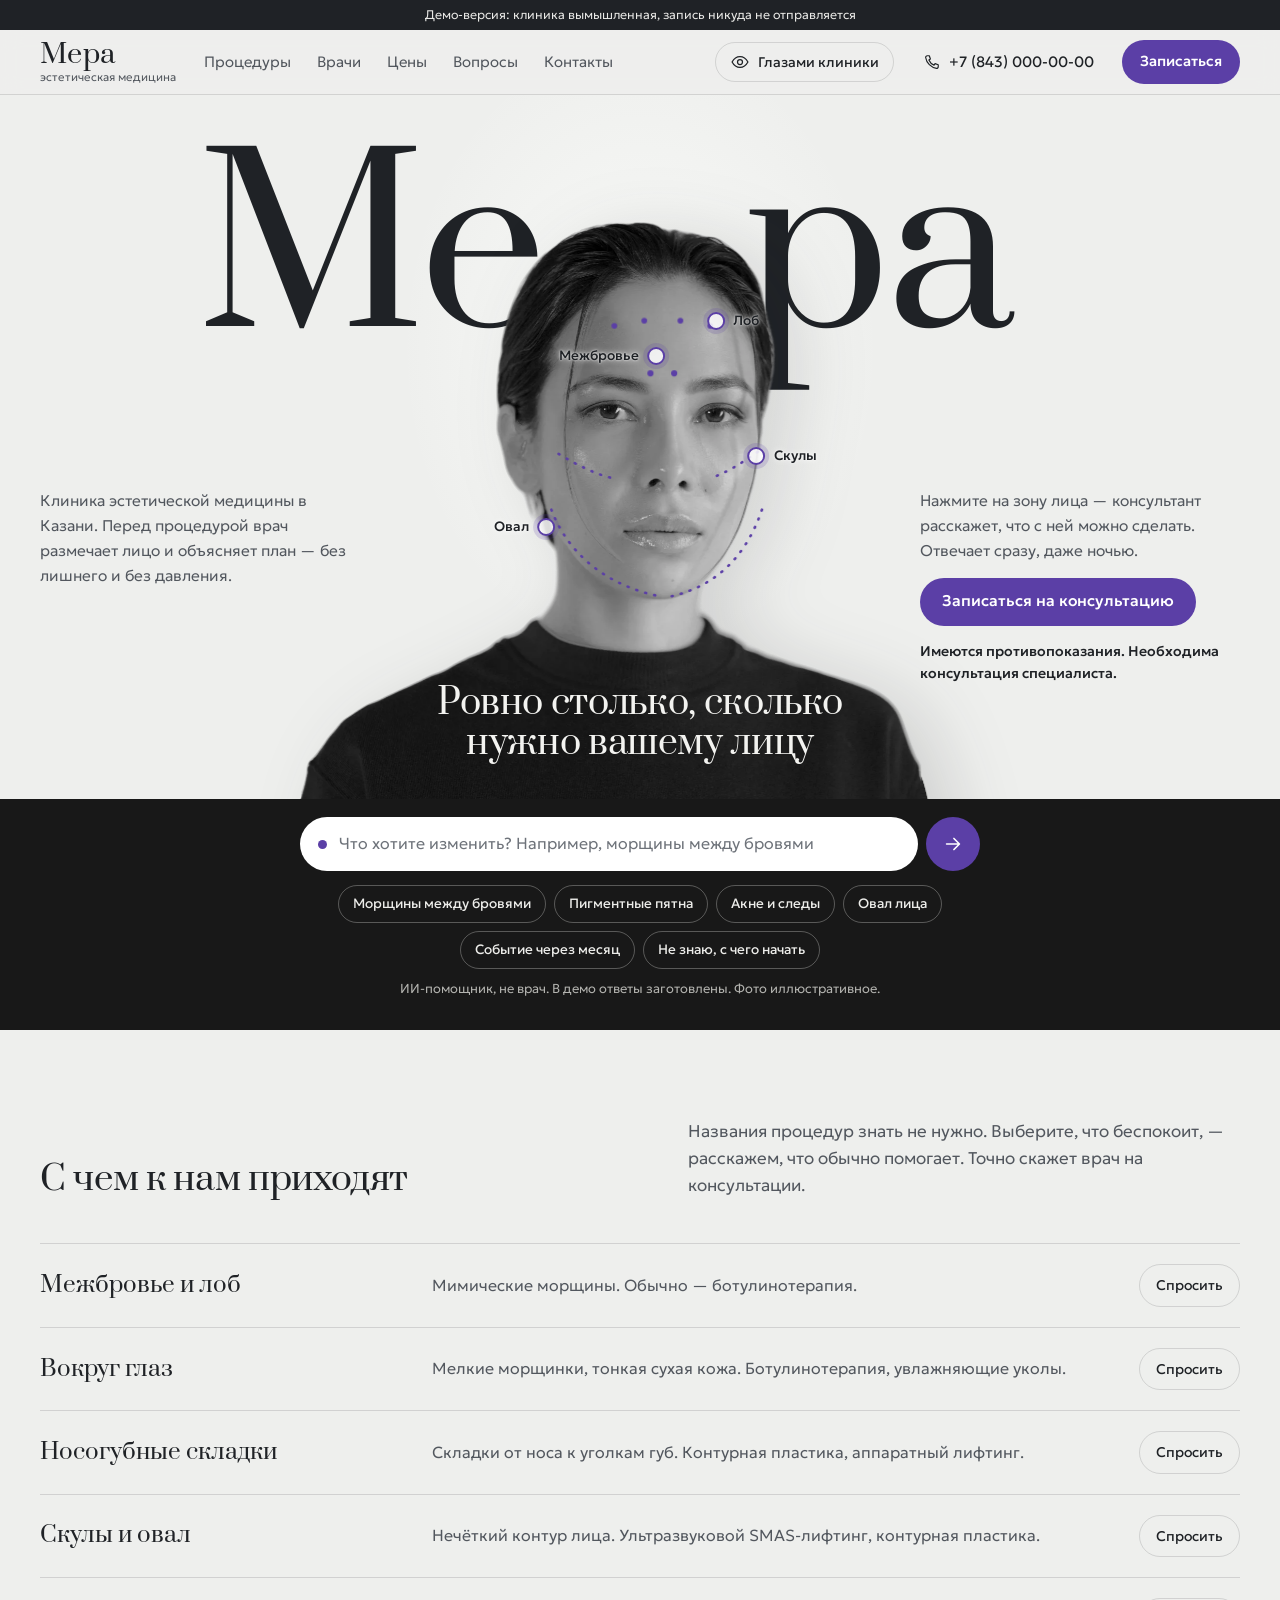
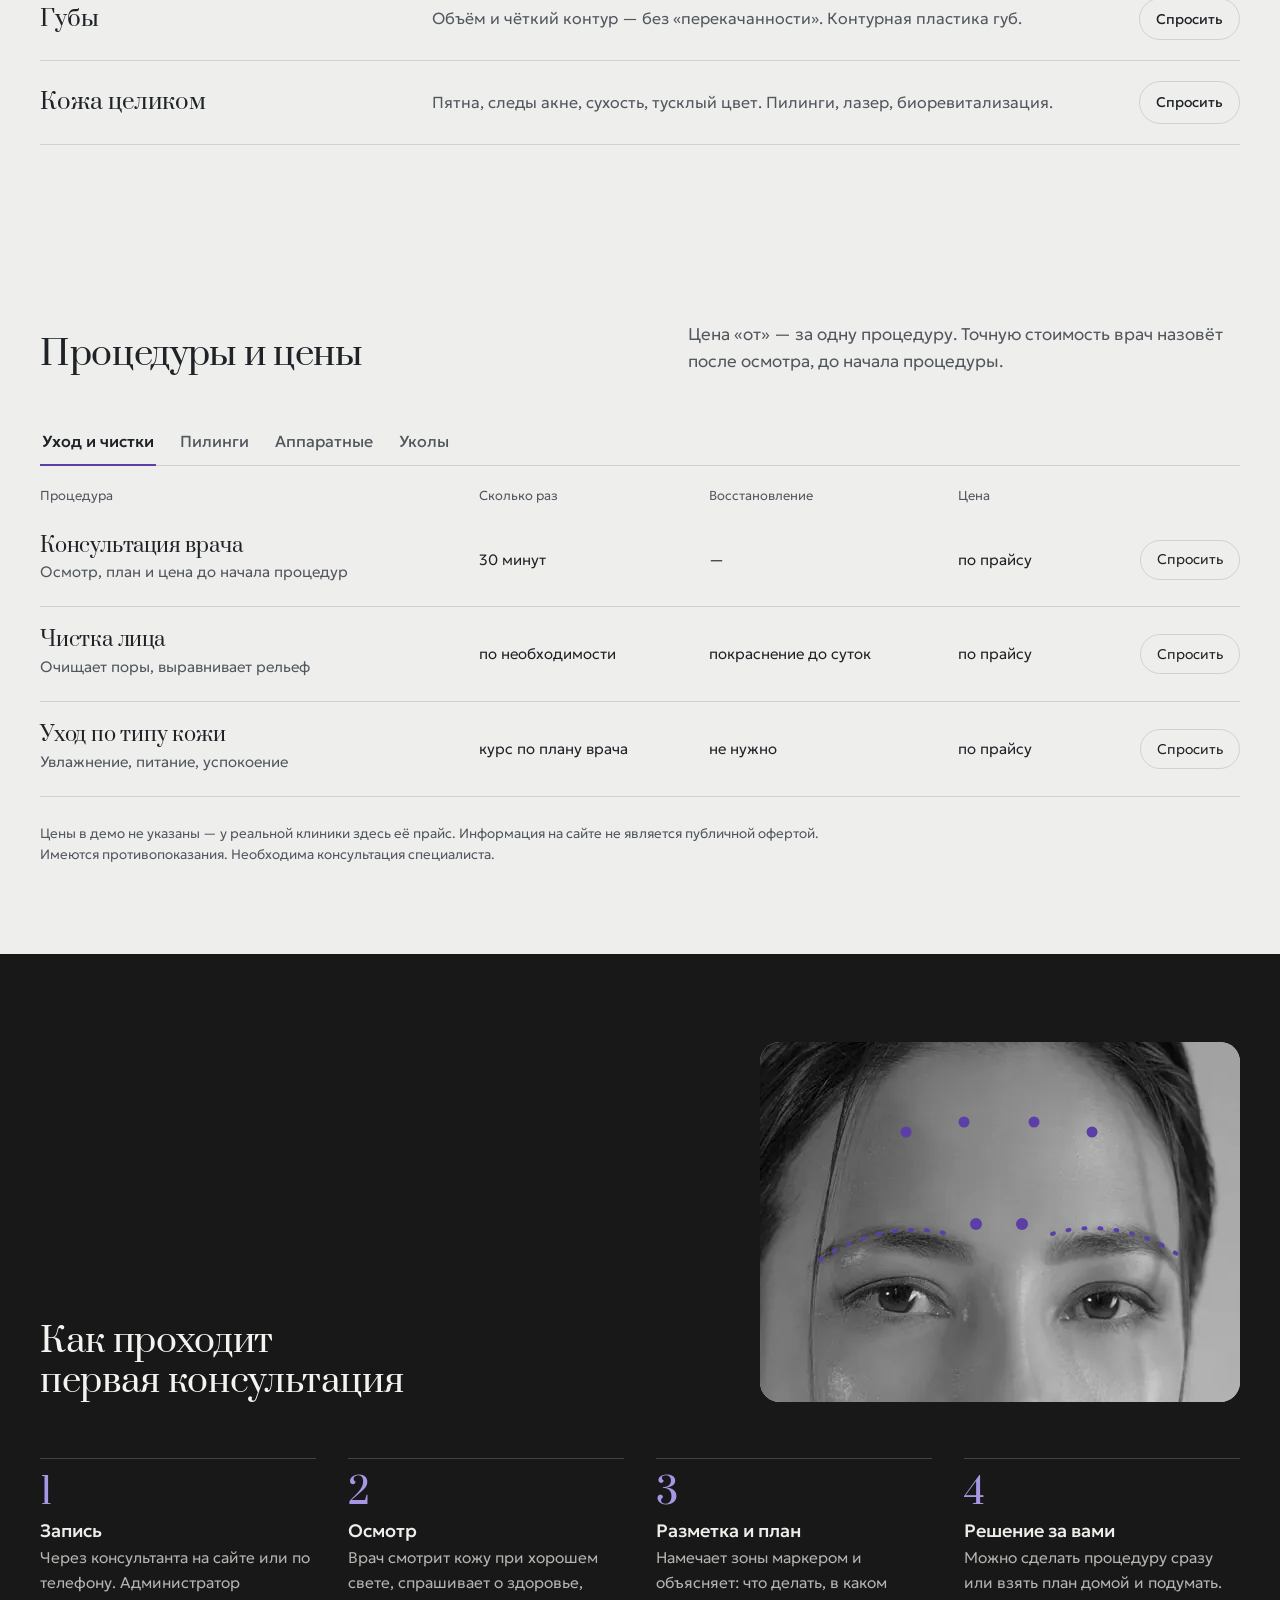
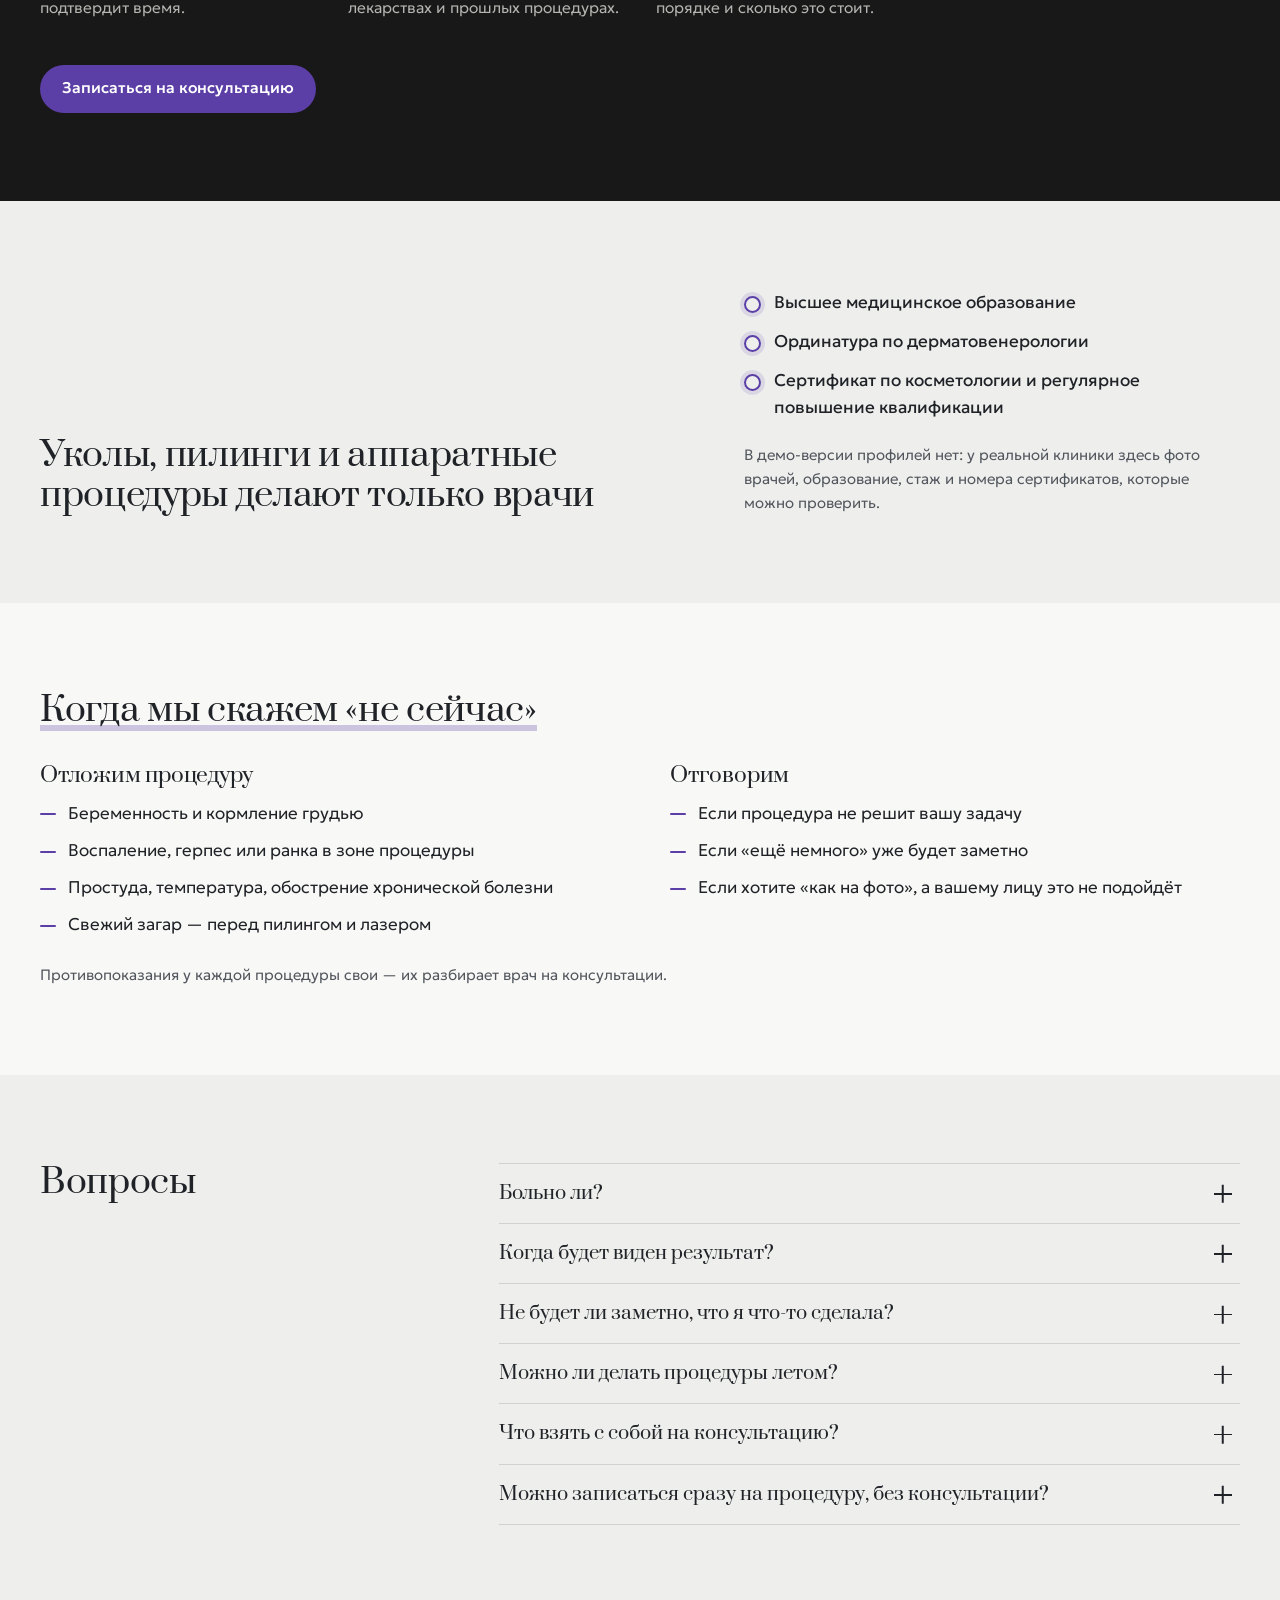
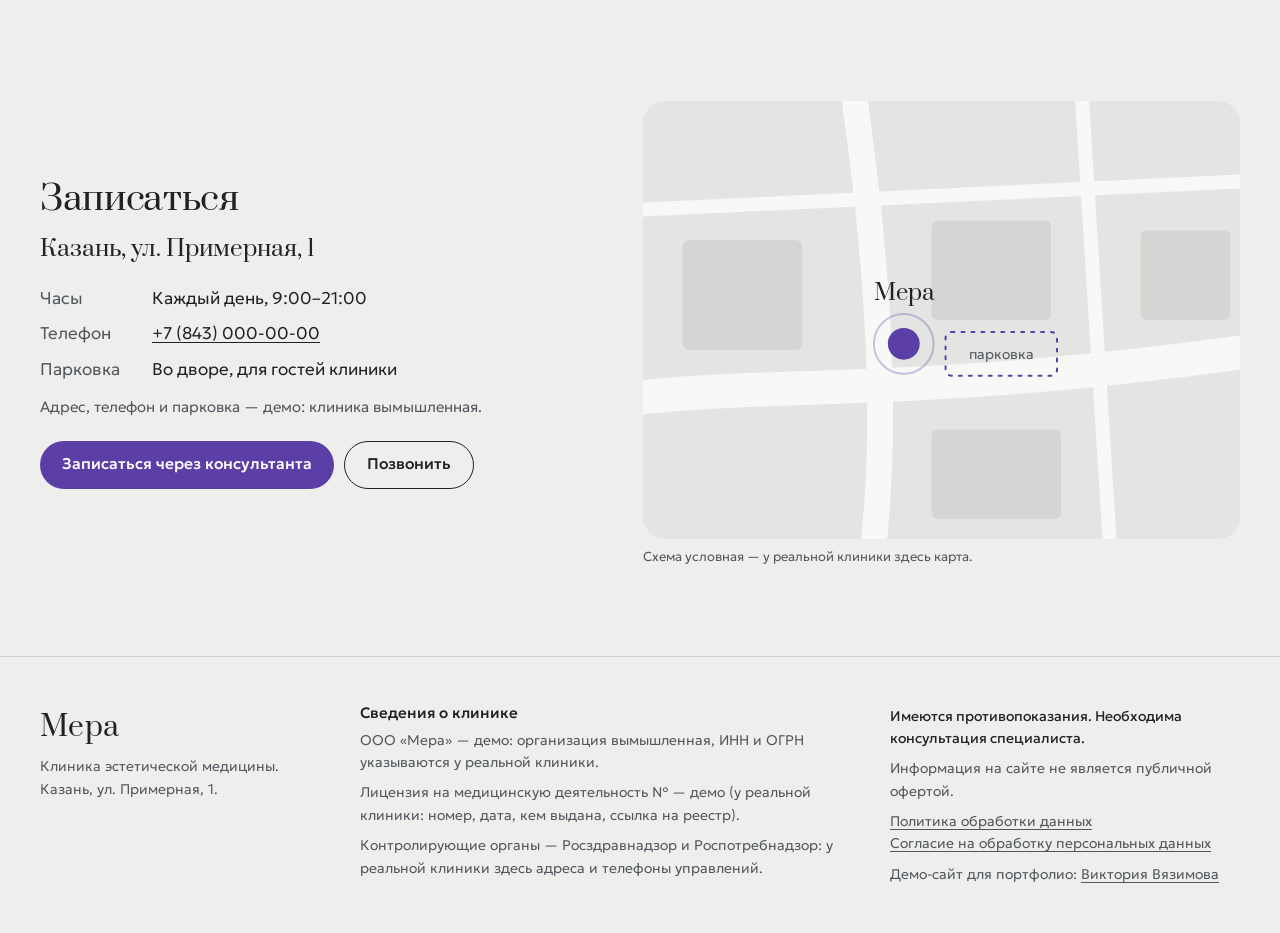
<file: cases/mera/index.html>
<!DOCTYPE html>
<html lang="ru">
<head>
<meta charset="UTF-8">
<meta name="viewport" content="width=device-width, initial-scale=1.0">
<!-- ДЕМО для портфолио студии: клиника «Мера» вымышленная. Концепция — ../концепция.md, направление «Разметка» (выбор Вики 08.11).
     Первый экран — композиция «обложка журнала» (правка Вики 08.11: не повторять сплит «текст слева — картинка справа»). -->
<title>Эстетическая медицина в Казани — клиника «Мера» (демо)</title>
<meta name="description" content="Клиника эстетической медицины в Казани: врач размечает лицо и объясняет план до процедуры, консультант отвечает на вопросы даже ночью. Демо-версия.">
<meta name="theme-color" content="#EEEFED">
<meta name="robots" content="noindex">
<meta property="og:type" content="website">
<meta property="og:locale" content="ru_RU">
<meta property="og:title" content="Клиника «Мера» — ровно столько, сколько нужно вашему лицу">
<meta property="og:description" content="Демо сайта клиники эстетической медицины с ИИ-консультантом.">
<meta property="og:image" content="img/og.jpg">
<link rel="icon" href="img/favicon.svg" type="image/svg+xml">
<link rel="preload" href="fonts/prata-cyrillic-400-normal.woff2" as="font" type="font/woff2" crossorigin>
<link rel="preload" href="fonts/geologica-cyrillic-300-normal.woff2" as="font" type="font/woff2" crossorigin>
<link rel="stylesheet" href="fonts.css">
<link rel="stylesheet" href="style.css">
</head>
<body>

<p class="demo-strip">Демо-версия: клиника вымышленная<span class="desk">, запись никуда не отправляется</span> <button type="button" class="strip-owner" data-owner>Глазами клиники</button></p>

<header class="site-header">
  <a class="brand" href="#top" aria-label="Клиника «Мера», на главную">
    <span class="brand-name">Мера</span>
    <span class="brand-note">эстетическая медицина</span>
  </a>
  <nav class="nav" aria-label="Разделы">
    <a href="#zones">Процедуры</a>
    <a href="#doctors">Врачи</a>
    <a href="#prices">Цены</a>
    <a href="#faq">Вопросы</a>
    <a href="#contacts">Контакты</a>
  </nav>
  <button class="owner-toggle" type="button" data-owner aria-controls="owner" aria-expanded="false">
  <svg viewBox="0 0 24 24" aria-hidden="true"><path d="M2.5 12S6 5.5 12 5.5 21.5 12 21.5 12 18 18.5 12 18.5 2.5 12 2.5 12Z"/><circle cx="12" cy="12" r="3"/></svg>
  Глазами клиники
</button>
  <a class="header-phone" href="tel:+78430000000" aria-label="Позвонить в клинику">
    <svg viewBox="0 0 24 24" aria-hidden="true"><path d="M6.6 3.5h2.6l1.4 4-1.9 1.3a12 12 0 0 0 6.5 6.5l1.3-1.9 4 1.4v2.6a2 2 0 0 1-2.2 2A16.5 16.5 0 0 1 4.6 5.7a2 2 0 0 1 2-2.2Z"/></svg>
    <span>+7 (843) 000-00-00</span>
  </a>
  <button class="btn btn-small js-book" type="button">Записаться</button>
</header>

<main id="top">
  <!-- Обложка: фигура вырезана и стоит прямо на фоне страницы (правка Вики 08.11: «женщина не вписывается»),
       «Ме · ра» уходит за голову, заголовок лежит на свитере, свитер перетекает в чёрную полосу с консультантом -->
  <section class="cover">
    <div class="cover-stage">
      <p class="word word-l" aria-hidden="true">Ме</p>
      <p class="word word-r" aria-hidden="true">ра</p>

      <figure class="face" id="face">
        <div class="face-box">
          <img src="img/hero-cut.webp" srcset="img/hero-cut-680.webp 680w, img/hero-cut.webp 1360w" sizes="(min-width: 900px) 840px, 116vw" width="1360" height="1500" alt="Портрет женщины в фас: на лице фиолетовым маркером намечены линии и точки, как перед процедурой" fetchpriority="high">
          <svg class="marks" viewBox="-80 0 1360 1500" aria-hidden="true">
            <defs>
              <mask id="mk-jl"><path class="reveal-path" pathLength="1" style="--d:.35s" d="M484 776 C 520 870 600 925 694 944"/></mask>
              <mask id="mk-jr"><path class="reveal-path" pathLength="1" style="--d:.45s" d="M892 776 C 860 870 800 925 716 944"/></mask>
              <mask id="mk-cl"><path class="reveal-path" pathLength="1" style="--d:.15s" d="M498 668 C 535 690 570 708 606 716"/></mask>
              <mask id="mk-cr"><path class="reveal-path" pathLength="1" style="--d:.25s" d="M884 664 C 850 688 820 706 790 716"/></mask>
            </defs>
            <!-- овал: пунктир по нижней челюсти -->
            <path class="mk mk-dash" mask="url(#mk-jl)" d="M484 776 C 520 870 600 925 694 944"/>
            <path class="mk mk-dash" mask="url(#mk-jr)" d="M892 776 C 860 870 800 925 716 944"/>
            <!-- скулы -->
            <path class="mk mk-dash" mask="url(#mk-cl)" d="M498 668 C 535 690 570 708 606 716"/>
            <path class="mk mk-dash" mask="url(#mk-cr)" d="M884 664 C 850 688 820 706 790 716"/>
            <!-- межбровье -->
            <circle class="mk-dot" style="--d:.55s" cx="676" cy="512" r="6"/>
            <circle class="mk-dot" style="--d:.6s" cx="722" cy="512" r="6"/>
            <!-- лоб -->
            <circle class="mk-dot" style="--d:.7s" cx="606" cy="420" r="5.5"/>
            <circle class="mk-dot" style="--d:.74s" cx="664" cy="410" r="5.5"/>
            <circle class="mk-dot" style="--d:.78s" cx="734" cy="410" r="5.5"/>
            <circle class="mk-dot" style="--d:.82s" cx="792" cy="420" r="5.5"/>
          </svg>
          <button type="button" class="pin pin-r" style="--x:64.12%;--y:27.4%" data-q="Морщины на лбу">Лоб</button>
          <button type="button" class="pin pin-l" style="--x:57.28%;--y:31.9%" data-q="Морщины между бровями">Межбровье</button>
          <button type="button" class="pin pin-r" style="--x:69.85%;--y:44.8%" data-q="Хочу подчеркнуть скулы">Скулы</button>
          <button type="button" class="pin pin-l" style="--x:41.62%;--y:54%" data-q="Хочу более чёткий овал лица">Овал</button>
        </div>
      </figure>
    </div>

    <h1 class="cover-title">Ровно столько, сколько нужно вашему лицу</h1>

    <p class="side side-l">Клиника эстетической медицины в Казани. Перед процедурой врач размечает лицо и объясняет план — без лишнего и без давления.</p>

    <div class="side side-r">
      <p>Нажмите на зону лица — консультант расскажет, что с ней можно сделать. Отвечает сразу, даже ночью.</p>
      <button class="btn js-book" type="button">Записаться на консультацию</button>
      <p class="warning">Имеются противопоказания. Необходима консультация специалиста.</p>
    </div>

    <div class="cover-band">
      <form class="ask" id="ask" autocomplete="off" data-mode="demo">
        <div class="ask-row">
          <label class="visually-hidden" for="ask-input">Что хотите изменить?</label>
          <span class="pulse" aria-hidden="true"></span>
          <input id="ask-input" name="q" type="text" placeholder="Что хотите изменить? Например, морщины между бровями" enterkeyhint="send">
          <button class="ask-send" type="submit" aria-label="Спросить консультанта">
            <svg viewBox="0 0 24 24" aria-hidden="true"><path d="M5 12h13M13 6l6 6-6 6"/></svg>
          </button>
        </div>
        <div class="chips" role="list">
          <button type="button" class="chip" data-q="Морщины между бровями">Морщины между бровями</button>
          <button type="button" class="chip" data-q="Пигментные пятна">Пигментные пятна</button>
          <button type="button" class="chip" data-q="Акне и следы после него">Акне и следы</button>
          <button type="button" class="chip" data-q="Хочу более чёткий овал лица">Овал лица</button>
          <button type="button" class="chip" data-q="У меня свадьба через месяц, что можно успеть?">Событие через месяц</button>
          <button type="button" class="chip" data-q="Не знаю, с чего начать">Не знаю, с чего начать</button>
        </div>
        <p class="ask-note">ИИ-помощник, не врач. В демо ответы заготовлены. Фото иллюстративное.</p>
      </form>
    </div>
  </section>

  <!-- С чем приходят: оглавление журнала — зона крупно, что обычно помогает, кнопка к консультанту -->
  <section class="sec zones" id="zones">
    <div class="sec-head">
      <h2>С чем к нам приходят</h2>
      <p class="sec-lead">Названия процедур знать не нужно. Выберите, что беспокоит, — расскажем, что обычно помогает. Точно скажет врач на консультации.</p>
    </div>
    <ol class="index" role="list">
      <li><button type="button" class="index-row" data-q="Морщины между бровями и на лбу"><span class="index-name">Межбровье и лоб</span><span class="index-text">Мимические морщины. Обычно — ботулинотерапия.</span><span class="index-go">Спросить</span></button></li>
      <li><button type="button" class="index-row" data-q="Морщины вокруг глаз"><span class="index-name">Вокруг глаз</span><span class="index-text">Мелкие морщинки, тонкая сухая кожа. Ботулинотерапия, увлажняющие уколы.</span><span class="index-go">Спросить</span></button></li>
      <li><button type="button" class="index-row" data-q="Носогубные складки"><span class="index-name">Носогубные складки</span><span class="index-text">Складки от носа к уголкам губ. Контурная пластика, аппаратный лифтинг.</span><span class="index-go">Спросить</span></button></li>
      <li><button type="button" class="index-row" data-q="Хочу более чёткий овал лица"><span class="index-name">Скулы и овал</span><span class="index-text">Нечёткий контур лица. Ультразвуковой SMAS-лифтинг, контурная пластика.</span><span class="index-go">Спросить</span></button></li>
      <li><button type="button" class="index-row" data-q="Губы"><span class="index-name">Губы</span><span class="index-text">Объём и чёткий контур — без «перекачанности». Контурная пластика губ.</span><span class="index-go">Спросить</span></button></li>
      <li><button type="button" class="index-row" data-q="Кожа: пятна, следы акне, сухость"><span class="index-name">Кожа целиком</span><span class="index-text">Пятна, следы акне, сухость, тусклый цвет. Пилинги, лазер, биоревитализация.</span><span class="index-go">Спросить</span></button></li>
    </ol>
  </section>

  <!-- Процедуры и цены: вкладки по направлениям -->
  <section class="sec procs" id="prices">
    <div class="sec-head">
      <h2>Процедуры и цены</h2>
      <p class="sec-lead">Цена «от» — за одну процедуру. Точную стоимость врач назовёт после осмотра, до начала процедуры.</p>
    </div>
    <div class="tabs" role="tablist" aria-label="Направления">
      <button type="button" role="tab" id="t-care" aria-controls="p-care" aria-selected="true">Уход и чистки</button>
      <button type="button" role="tab" id="t-peel" aria-controls="p-peel" aria-selected="false" tabindex="-1">Пилинги</button>
      <button type="button" role="tab" id="t-tech" aria-controls="p-tech" aria-selected="false" tabindex="-1">Аппаратные</button>
      <button type="button" role="tab" id="t-inj" aria-controls="p-inj" aria-selected="false" tabindex="-1">Уколы</button>
    </div>
    <div class="proc-head" aria-hidden="true"><span>Процедура</span><span>Сколько раз</span><span>Восстановление</span><span>Цена</span></div>
    <div class="panel" role="tabpanel" id="p-care" aria-labelledby="t-care">
      <div class="proc"><div class="proc-name"><h3>Консультация врача</h3><p>Осмотр, план и цена до начала процедур</p></div><p class="proc-n" data-k="Сколько раз">30 минут</p><p class="proc-r" data-k="Восстановление">—</p><p class="proc-p" data-k="Цена">по прайсу</p><button type="button" class="proc-ask" data-q="Как проходит консультация">Спросить</button></div>
      <div class="proc"><div class="proc-name"><h3>Чистка лица</h3><p>Очищает поры, выравнивает рельеф</p></div><p class="proc-n" data-k="Сколько раз">по необходимости</p><p class="proc-r" data-k="Восстановление">покраснение до суток</p><p class="proc-p" data-k="Цена">по прайсу</p><button type="button" class="proc-ask" data-q="Чистка лица">Спросить</button></div>
      <div class="proc"><div class="proc-name"><h3>Уход по типу кожи</h3><p>Увлажнение, питание, успокоение</p></div><p class="proc-n" data-k="Сколько раз">курс по плану врача</p><p class="proc-r" data-k="Восстановление">не нужно</p><p class="proc-p" data-k="Цена">по прайсу</p><button type="button" class="proc-ask" data-q="Уходовые процедуры">Спросить</button></div>
    </div>
    <div class="panel" role="tabpanel" id="p-peel" aria-labelledby="t-peel" hidden>
      <div class="proc"><div class="proc-name"><h3>Поверхностный пилинг</h3><p>Обновляет верхний слой, выравнивает тон</p></div><p class="proc-n" data-k="Сколько раз">обычно 4–6</p><p class="proc-r" data-k="Восстановление">лёгкое шелушение 1–3 дня</p><p class="proc-p" data-k="Цена">по прайсу</p><button type="button" class="proc-ask" data-q="Пилинг">Спросить</button></div>
      <div class="proc"><div class="proc-name"><h3>Срединный пилинг</h3><p>Пятна и неглубокие следы акне</p></div><p class="proc-n" data-k="Сколько раз">обычно 1–3</p><p class="proc-r" data-k="Восстановление">шелушение до недели</p><p class="proc-p" data-k="Цена">по прайсу</p><button type="button" class="proc-ask" data-q="Срединный пилинг от пятен">Спросить</button></div>
    </div>
    <div class="panel" role="tabpanel" id="p-tech" aria-labelledby="t-tech" hidden>
      <div class="proc"><div class="proc-name"><h3>Ультразвуковой SMAS-лифтинг</h3><p>Подтягивает глубокий слой, чёткий овал</p></div><p class="proc-n" data-k="Сколько раз">обычно 1 раз в год</p><p class="proc-r" data-k="Восстановление">обычно не нужно</p><p class="proc-p" data-k="Цена">по прайсу</p><button type="button" class="proc-ask" data-q="SMAS-лифтинг">Спросить</button></div>
      <div class="proc"><div class="proc-name"><h3>Фотоомоложение</h3><p>Пигмент, сосудистые звёздочки, ровный тон</p></div><p class="proc-n" data-k="Сколько раз">обычно 3–5</p><p class="proc-r" data-k="Восстановление">покраснение 1–2 дня</p><p class="proc-p" data-k="Цена">по прайсу</p><button type="button" class="proc-ask" data-q="Фотоомоложение">Спросить</button></div>
      <div class="proc"><div class="proc-name"><h3>Лазерная шлифовка</h3><p>Рельеф, следы акне, мелкие морщины</p></div><p class="proc-n" data-k="Сколько раз">обычно 2–4</p><p class="proc-r" data-k="Восстановление">покраснение до недели</p><p class="proc-p" data-k="Цена">по прайсу</p><button type="button" class="proc-ask" data-q="Лазерная шлифовка">Спросить</button></div>
    </div>
    <div class="panel" role="tabpanel" id="p-inj" aria-labelledby="t-inj" hidden>
      <div class="proc"><div class="proc-name"><h3>Ботулинотерапия</h3><p>Мимические морщины: лоб, межбровье, вокруг глаз</p></div><p class="proc-n" data-k="Сколько раз">обычно раз в несколько месяцев</p><p class="proc-r" data-k="Восстановление">обычно не нужно</p><p class="proc-p" data-k="Цена">по прайсу</p><button type="button" class="proc-ask" data-q="Ботулинотерапия">Спросить</button></div>
      <div class="proc"><div class="proc-name"><h3>Контурная пластика</h3><p>Объём: губы, скулы, носогубные складки</p></div><p class="proc-n" data-k="Сколько раз">обычно раз в полгода–год</p><p class="proc-r" data-k="Восстановление">отёк несколько дней</p><p class="proc-p" data-k="Цена">по прайсу</p><button type="button" class="proc-ask" data-q="Контурная пластика">Спросить</button></div>
      <div class="proc"><div class="proc-name"><h3>Биоревитализация</h3><p>Глубокое увлажнение кожи</p></div><p class="proc-n" data-k="Сколько раз">обычно 2–4</p><p class="proc-r" data-k="Восстановление">бугорки на коже 1–2 дня</p><p class="proc-p" data-k="Цена">по прайсу</p><button type="button" class="proc-ask" data-q="Биоревитализация">Спросить</button></div>
    </div>
    <p class="fine">Цены в демо не указаны — у реальной клиники здесь её прайс. Информация на сайте не является публичной офертой. Имеются противопоказания. Необходима консультация специалиста.</p>
  </section>

  <!-- Первая консультация: настоящая последовательность — номера уместны -->
  <section class="sec visit" id="visit">
    <div class="visit-top">
      <h2>Как проходит первая консультация</h2>
      <figure class="detail" aria-hidden="true">
        <div class="detail-box">
          <img src="img/hero-bw.webp" width="1200" height="1500" alt="" loading="lazy">
          <svg viewBox="0 0 1200 1500">
            <g fill="#5B3FA6"><circle cx="676" cy="512" r="6"/><circle cx="722" cy="512" r="6"/><circle cx="606" cy="420" r="5.5"/><circle cx="664" cy="410" r="5.5"/><circle cx="734" cy="410" r="5.5"/><circle cx="792" cy="420" r="5.5"/></g>
            <g fill="none" stroke="#5B3FA6" stroke-width="4" stroke-linecap="round" stroke-dasharray="2 14"><path d="M520 548 C 560 520 610 512 648 522"/><path d="M752 522 C 790 510 840 516 880 544"/></g>
          </svg>
        </div>
      </figure>
    </div>
    <ol class="steps">
      <li><span class="step-n" aria-hidden="true">1</span><h3>Запись</h3><p>Через консультанта на сайте или по телефону. Администратор подтвердит время.</p></li>
      <li><span class="step-n" aria-hidden="true">2</span><h3>Осмотр</h3><p>Врач смотрит кожу при хорошем свете, спрашивает о здоровье, лекарствах и прошлых процедурах.</p></li>
      <li><span class="step-n" aria-hidden="true">3</span><h3>Разметка и план</h3><p>Намечает зоны маркером и объясняет: что делать, в каком порядке и сколько это стоит.</p></li>
      <li><span class="step-n" aria-hidden="true">4</span><h3>Решение за вами</h3><p>Можно сделать процедуру сразу или взять план домой и подумать.</p></li>
    </ol>
    <button class="btn js-book" type="button">Записаться на консультацию</button>
  </section>

  <!-- Врачи: без выдуманных людей — требования и честная пометка про демо -->
  <section class="sec doctors" id="doctors">
    <h2 class="statement">Уколы, пилинги и аппаратные процедуры делают только врачи</h2>
    <div class="doctors-body">
      <ul class="marked" role="list">
        <li>Высшее медицинское образование</li>
        <li>Ординатура по дерматовенерологии</li>
        <li>Сертификат по косметологии и регулярное повышение квалификации</li>
      </ul>
      <p class="muted">В демо-версии профилей нет: у реальной клиники здесь фото врачей, образование, стаж и номера сертификатов, которые можно проверить.</p>
    </div>
  </section>

  <!-- Честность: когда отложим и когда отговорим -->
  <section class="sec honest" id="honest">
    <h2><span class="underlined">Когда мы скажем «не сейчас»</span></h2>
    <div class="honest-cols">
      <div>
        <h3>Отложим процедуру</h3>
        <ul class="dash" role="list">
          <li>Беременность и кормление грудью</li>
          <li>Воспаление, герпес или ранка в зоне процедуры</li>
          <li>Простуда, температура, обострение хронической болезни</li>
          <li>Свежий загар — перед пилингом и лазером</li>
        </ul>
      </div>
      <div>
        <h3>Отговорим</h3>
        <ul class="dash" role="list">
          <li>Если процедура не решит вашу задачу</li>
          <li>Если «ещё немного» уже будет заметно</li>
          <li>Если хотите «как на фото», а вашему лицу это не подойдёт</li>
        </ul>
      </div>
    </div>
    <p class="muted">Противопоказания у каждой процедуры свои — их разбирает врач на консультации.</p>
  </section>

  <!-- Вопросы -->
  <section class="sec faq" id="faq">
    <h2>Вопросы</h2>
    <div class="faq-list">
      <details><summary>Больно ли?</summary><div><p>Большинство процедур переносятся спокойно. Перед уколами наносят крем с обезболивающим, иглы тонкие. Чего ждать именно вам, врач расскажет заранее.</p><button type="button" class="link-ask" data-q="Больно ли?">Спросить консультанта</button></div></details>
      <details><summary>Когда будет виден результат?</summary><div><p>Зависит от процедуры: после контурной пластики — сразу, после ботулинотерапии — через несколько дней, после лифтинга результат нарастает 2–3 месяца.</p><button type="button" class="link-ask" data-q="Когда будет результат?">Спросить консультанта</button></div></details>
      <details><summary>Не будет ли заметно, что я что-то сделала?</summary><div><p>Наша задача — чтобы вас спрашивали, выспались ли вы, а не что сделали. Врач подбирает объём аккуратно и, если нужно, добавляет на контрольном визите, а не сразу «с запасом».</p><button type="button" class="link-ask" data-q="Хочу естественный результат">Спросить консультанта</button></div></details>
      <details><summary>Можно ли делать процедуры летом?</summary><div><p>Многие — да. Пилинги и лазер обычно переносят на осень и зиму, а летом нужен солнцезащитный крем.</p><button type="button" class="link-ask" data-q="Можно ли летом?">Спросить консультанта</button></div></details>
      <details><summary>Что взять с собой на консультацию?</summary><div><p>Список лекарств, которые принимаете, и названия процедур, которые делали раньше. Приходите без макияжа или с лёгким.</p><button type="button" class="link-ask" data-q="Как подготовиться к консультации">Спросить консультанта</button></div></details>
      <details><summary>Можно записаться сразу на процедуру, без консультации?</summary><div><p>На уход — да. На уколы, пилинги и аппаратные процедуры — только после консультации: врач проверит противопоказания.</p><button type="button" class="link-ask" data-q="Записаться на консультацию">Записаться</button></div></details>
    </div>
  </section>

  <!-- Записаться: адрес крупно + условная схема -->
  <section class="sec contacts" id="contacts">
    <div class="contacts-text">
      <h2>Записаться</h2>
      <p class="address">Казань, ул.&nbsp;Примерная,&nbsp;1</p>
      <dl class="contacts-dl">
        <div><dt>Часы</dt><dd>Каждый день, 9:00–21:00</dd></div>
        <div><dt>Телефон</dt><dd><a href="tel:+78430000000">+7 (843) 000-00-00</a></dd></div>
        <div><dt>Парковка</dt><dd>Во дворе, для гостей клиники</dd></div>
      </dl>
      <p class="muted">Адрес, телефон и парковка — демо: клиника вымышленная.</p>
      <div class="contacts-btns">
        <button class="btn js-book" type="button">Записаться через консультанта</button>
        <a class="btn btn-line" href="tel:+78430000000">Позвонить</a>
      </div>
    </div>
    <figure class="map" aria-label="Условная схема проезда">
      <svg viewBox="0 0 600 440" role="img" aria-label="Схема: клиника на углу двух улиц, рядом парковка">
        <rect width="600" height="440" fill="#E4E5E2"/>
        <g fill="none" stroke="#F8F8F6" stroke-linecap="round">
          <path d="M-20 300 C 140 280 260 300 620 250" stroke-width="34"/>
          <path d="M210 -20 C 230 120 250 300 230 460" stroke-width="26"/>
          <path d="M-20 110 L 620 80" stroke-width="14"/>
          <path d="M440 -20 L 470 460" stroke-width="14"/>
        </g>
        <g fill="#D5D6D3"><rect x="40" y="140" width="120" height="110" rx="6"/><rect x="290" y="120" width="120" height="100" rx="6"/><rect x="290" y="330" width="130" height="90" rx="6"/><rect x="500" y="130" width="90" height="90" rx="6"/></g>
        <rect x="304" y="232" width="112" height="44" rx="6" fill="none" stroke="#5B3FA6" stroke-width="2" stroke-dasharray="3 7" stroke-linecap="round"/>
        <text x="360" y="259" text-anchor="middle" font-size="14" fill="#52575E" font-family="Geologica, sans-serif">парковка</text>
        <circle cx="262" cy="244" r="16" fill="#5B3FA6"/><circle cx="262" cy="244" r="30" fill="none" stroke="#5B3FA6" stroke-opacity=".3" stroke-width="2"/>
        <text x="262" y="200" text-anchor="middle" font-size="22" fill="#1F2226" font-family="Prata, serif">Мера</text>
      </svg>
      <figcaption>Схема условная — у реальной клиники здесь карта.</figcaption>
    </figure>
  </section>
</main>

<footer class="site-footer" id="info">
  <div class="foot-brand">
    <span class="brand-name">Мера</span>
    <p>Клиника эстетической медицины. Казань, ул. Примерная, 1.</p>
  </div>
  <div class="foot-info">
    <h2 class="foot-h">Сведения о клинике</h2>
    <p>ООО «Мера» — демо: организация вымышленная, ИНН и ОГРН указываются у реальной клиники.</p>
    <p>Лицензия на медицинскую деятельность № — демо (у реальной клиники: номер, дата, кем выдана, ссылка на реестр).</p>
    <p>Контролирующие органы — Росздравнадзор и Роспотребнадзор: у реальной клиники здесь адреса и телефоны управлений.</p>
  </div>
  <div class="foot-legal">
    <p class="foot-warn">Имеются противопоказания. Необходима консультация специалиста.</p>
    <p>Информация на сайте не является публичной офертой.</p>
    <p><a href="privacy.html">Политика обработки данных</a><br><a href="consent.html">Согласие на обработку персональных данных</a></p>
    <p>Демо-сайт для портфолио: <a href="https://t.me/vasyntx" target="_blank" rel="noopener">Виктория Вязимова</a></p>
  </div>
</footer>

<!-- «Глазами клиники»: что видит владелец (витрина автоматизаций для портфолио) -->

<aside class="owner" id="owner" aria-label="Глазами клиники: что видит владелец" aria-hidden="true">
  <header class="owner-head">
    <div>
      <p class="owner-title">Глазами клиники</p>
      <p class="owner-sub">Что видит владелец, пока сайт работает. Пример: данные вымышленные.</p>
    </div>
    <button class="owner-close" type="button" aria-label="Закрыть">
      <svg viewBox="0 0 24 24" aria-hidden="true"><path d="M6 6l12 12M18 6 6 18"/></svg>
    </button>
  </header>
  <div class="owner-body">
    <section class="o-block">
      <h3>Уведомление администратору</h3>
      <div class="o-push"><p class="o-push-top"><span>Мера · сайт</span><span>сейчас</span></p><p id="o-push-text">Новая запись: консультация, чт 16:00. Откройте журнал записей.</p></div>
      <p class="o-note">Без имени и телефона: заявка сначала сохраняется на российском сервере клиники, в мессенджер уходит только сигнал.</p>
    </section>
    <section class="o-block">
      <h3>Журнал записей</h3>
      <ul class="o-journal" id="o-journal" role="list">
        <li><span>чт 16:00</span><span>Консультация</span><span>Е. К.</span><b class="st st-new">Новая</b></li>
        <li><span>сб 10:30</span><span>Биоревитализация</span><span>М. С.</span><b class="st st-ok">Подтверждена</b></li>
        <li><span>ср 10:00</span><span>Чистка лица</span><span>А. Р.</span><b class="st st-done">Пришла</b></li>
      </ul>
    </section>
    <section class="o-block">
      <h3>Вопросы этой ночью</h3>
      <ul class="o-night" role="list">
        <li><time>01:12</time><p>«Можно ботокс, если я кормлю?» <span>Объяснил, что не делаем, предложил консультацию.</span></p></li>
        <li><time>02:40</time><p>«Сколько держится биоревитализация?» <span>Ответил по памятке клиники.</span></p></li>
        <li><time>06:05</time><p>«Есть парковка?» <span>Ответил и записал на пт 11:00.</span></p></li>
      </ul>
    </section>
    <section class="o-block">
      <h3>Напоминание пациенту за день</h3>
      <p class="o-msg">Завтра в 11:00 консультация в клинике «Мера». Приходите без макияжа или с лёгким, возьмите список лекарств. Казань, ул. Примерная, 1.</p>
    </section>
    <p class="o-cta">Эти автоматизации студия подключает к сайту клиники. <a href="https://t.me/vasyntx" target="_blank" rel="noopener">Хочу такой сайт</a></p>
  </div>
</aside>
<p class="toast" id="toast" role="status" hidden></p>

<!-- Окно консультанта: справа на компьютере, во весь экран на телефоне -->
<aside class="chat" id="chat" aria-label="Консультант клиники" aria-hidden="true">
  <header class="chat-head">
    <div>
      <p class="chat-title"><span class="pulse" aria-hidden="true"></span>Консультант клиники «Мера»</p>
      <p class="chat-sub">ИИ-помощник, не врач. Не пишите здесь подробности о здоровье — их обсудим на консультации.</p>
    </div>
    <button class="chat-close" type="button" aria-label="Свернуть консультанта">
      <svg viewBox="0 0 24 24" aria-hidden="true"><path d="M6 6l12 12M18 6 6 18"/></svg>
    </button>
  </header>
  <div class="chat-log" id="chat-log" role="log" aria-live="polite"></div>
  <form class="chat-form" id="chat-form" autocomplete="off" data-mode="demo">
    <label class="visually-hidden" for="chat-input">Ваш вопрос</label>
    <input id="chat-input" type="text" placeholder="Напишите вопрос" enterkeyhint="send">
    <button class="ask-send" type="submit" aria-label="Отправить">
      <svg viewBox="0 0 24 24" aria-hidden="true"><path d="M5 12h13M13 6l6 6-6 6"/></svg>
    </button>
  </form>
  <button class="chat-human" type="button" data-q="Передайте администратору">Передать администратору</button>
</aside>

<nav class="mob-bar" aria-label="Быстрые действия">
  <button type="button" class="mob-ask">Спросить</button>
  <button type="button" class="mob-book js-book">Записаться</button>
</nav>

<script src="main.js"></script>
</body>
</html>
</file>
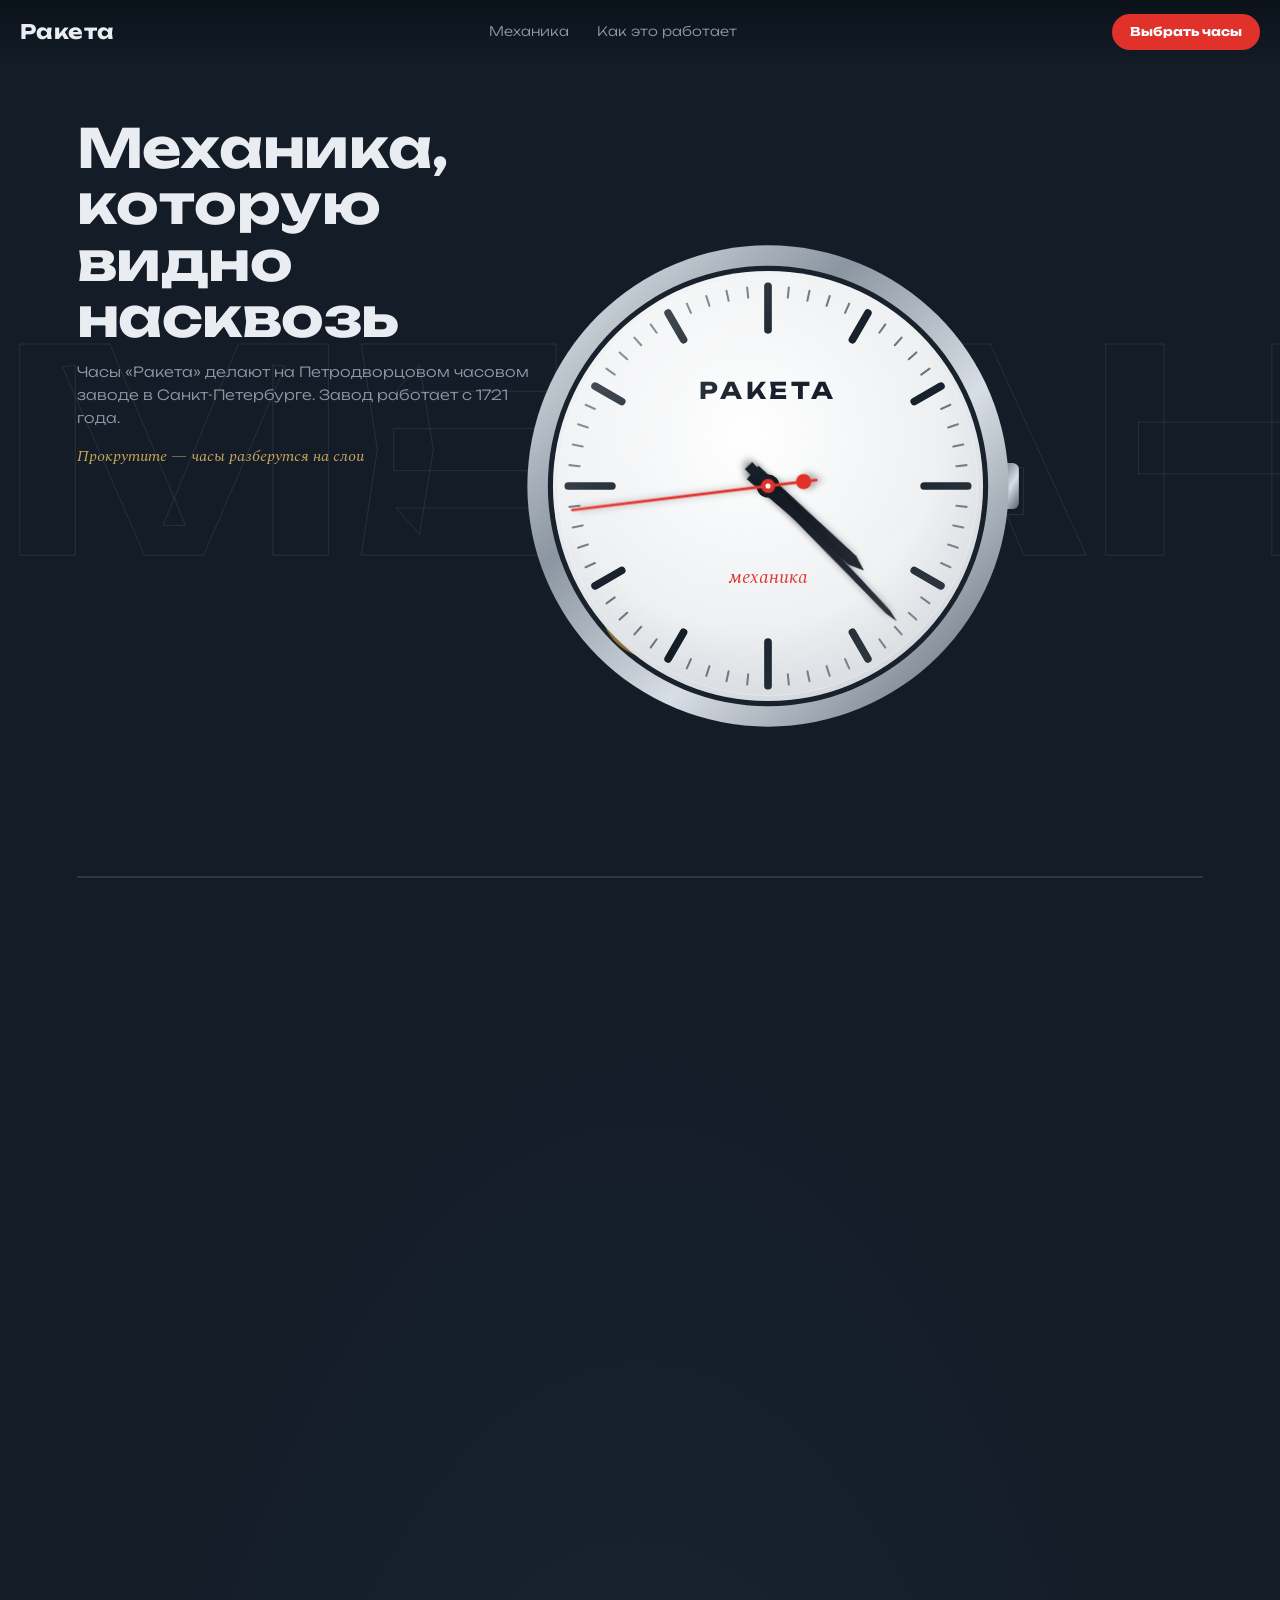
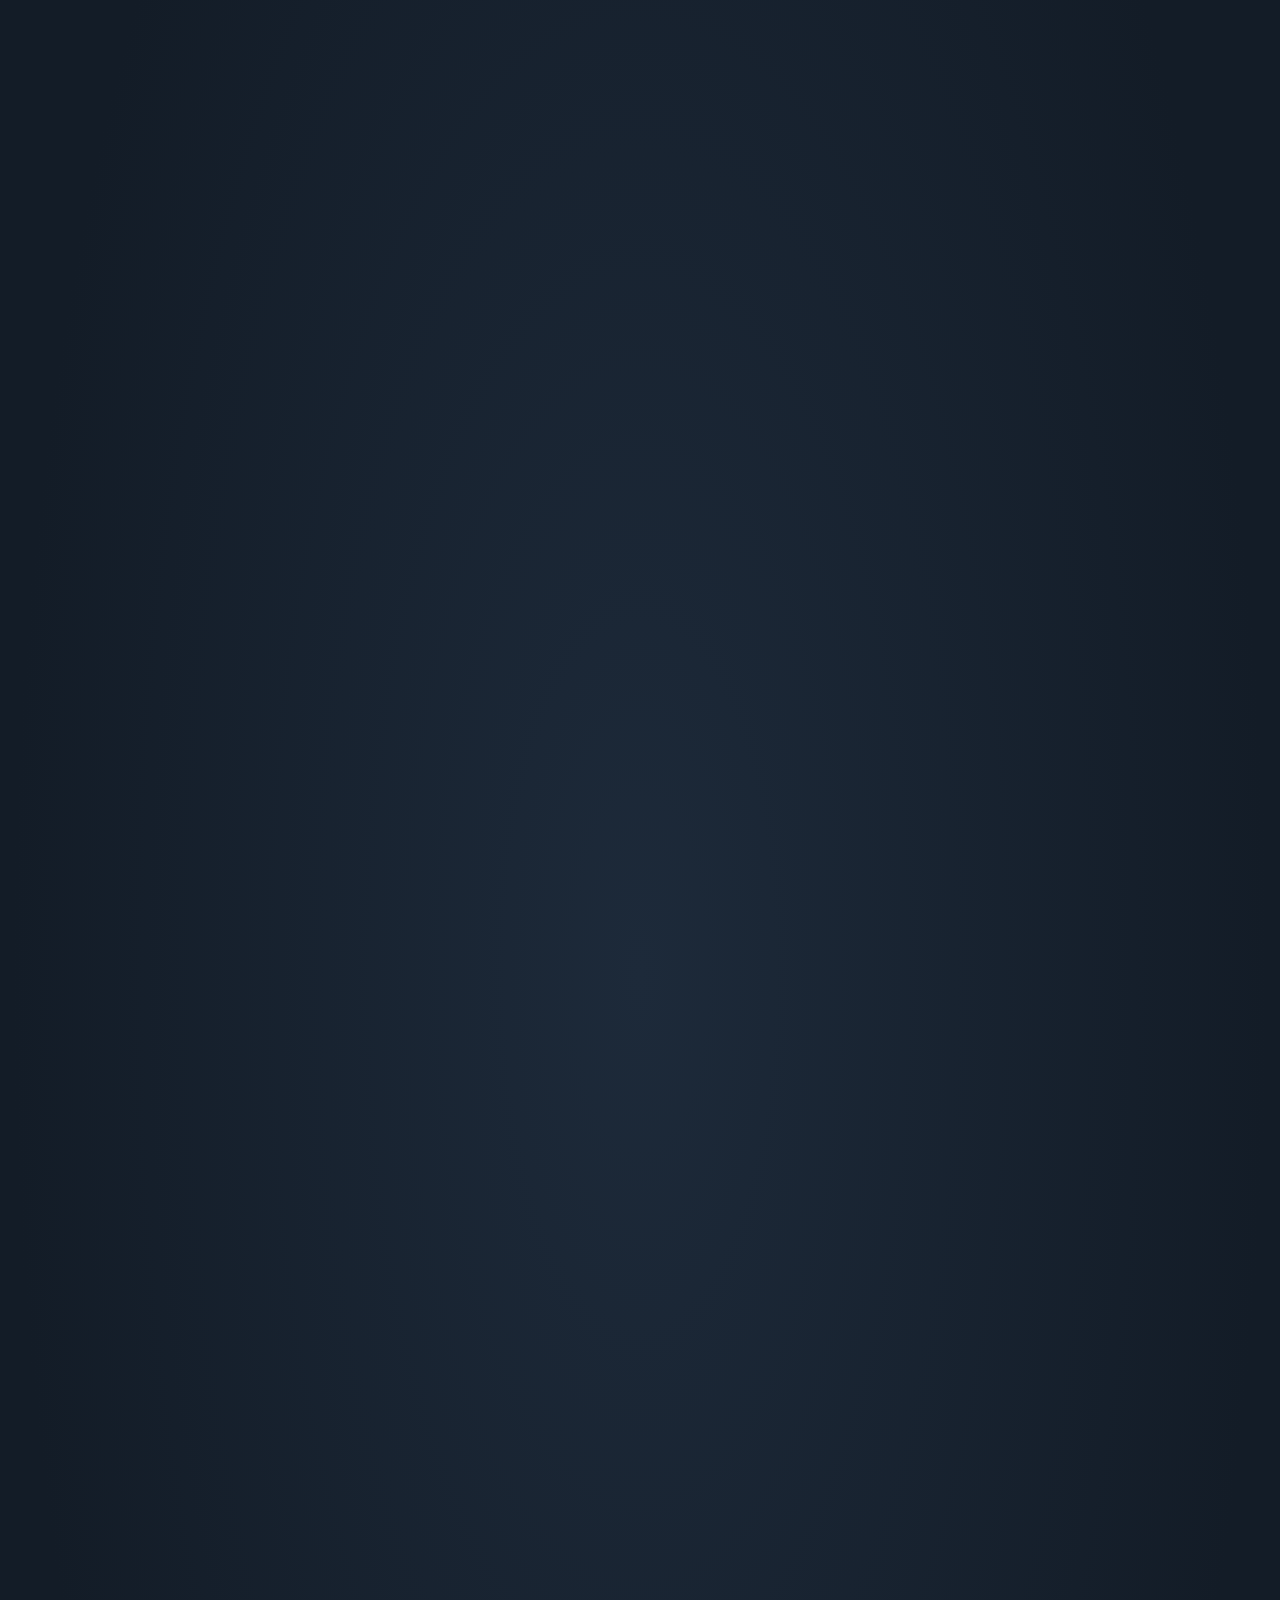
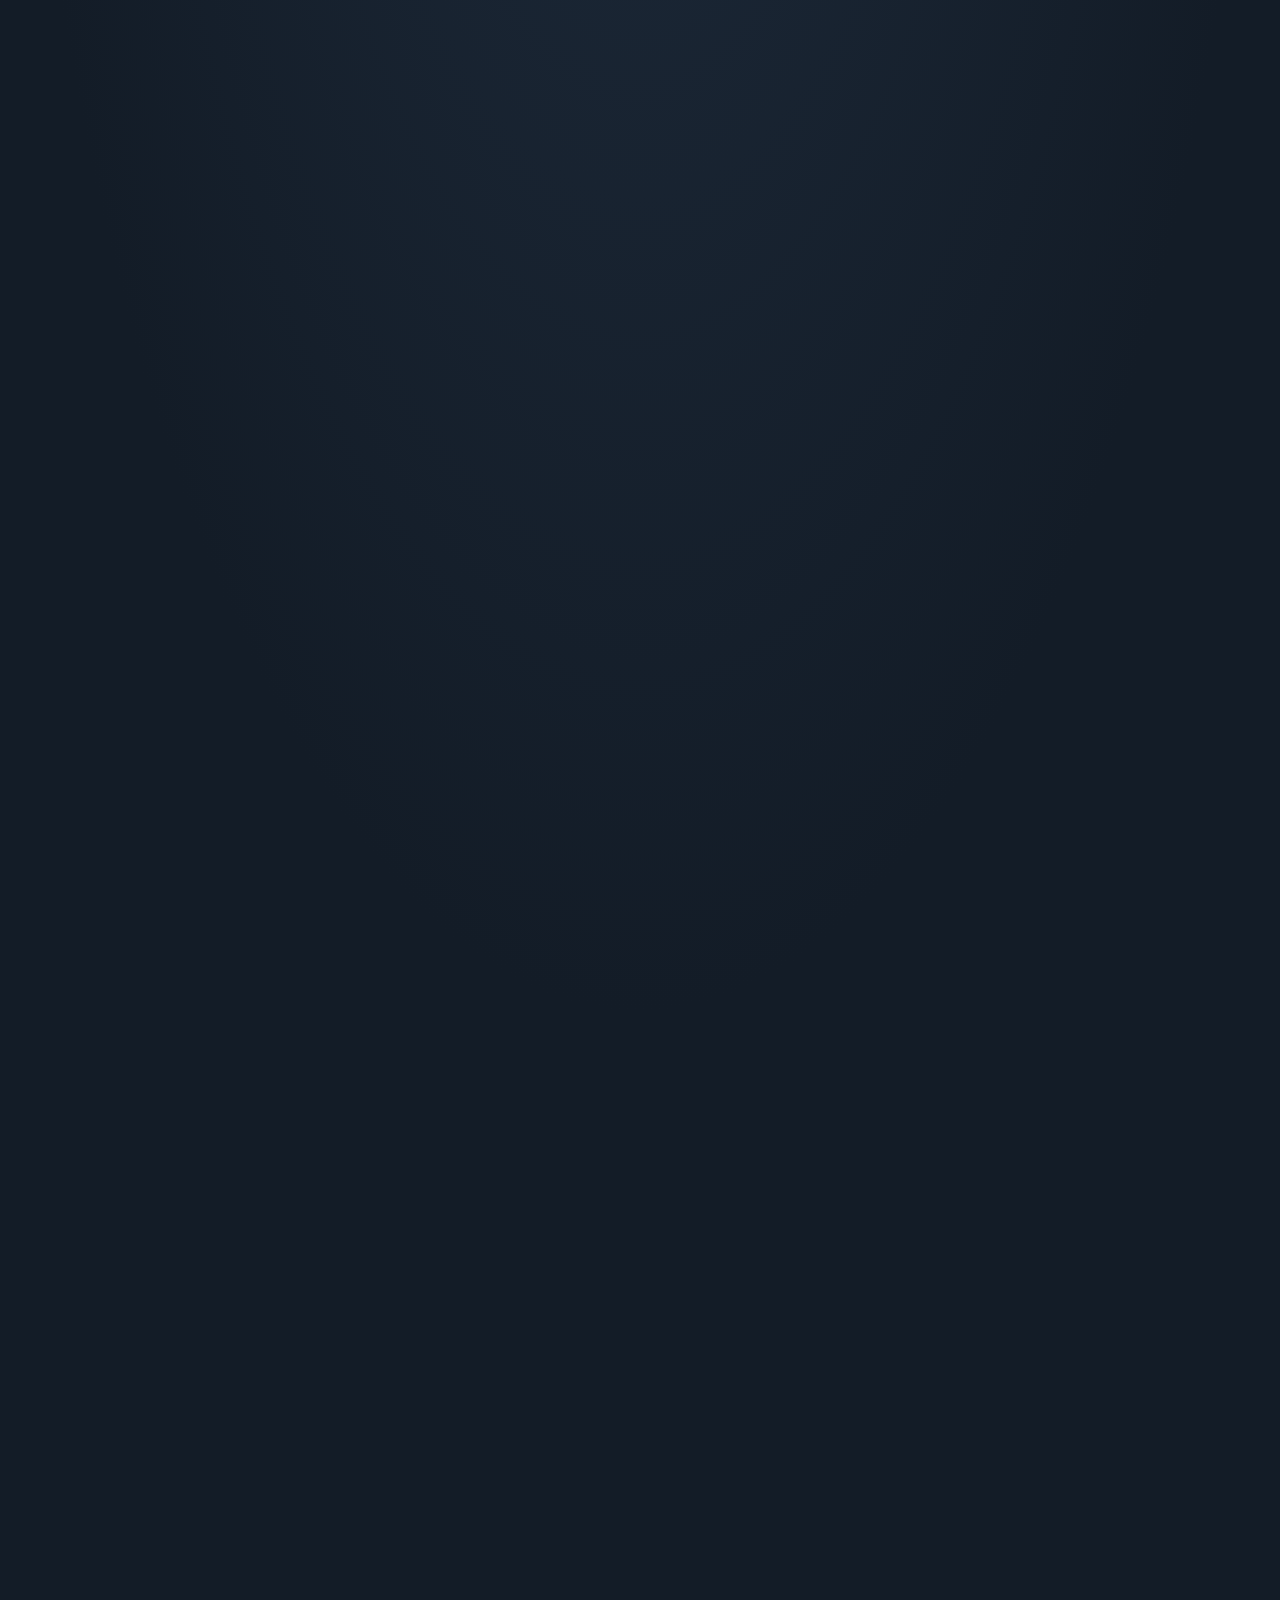
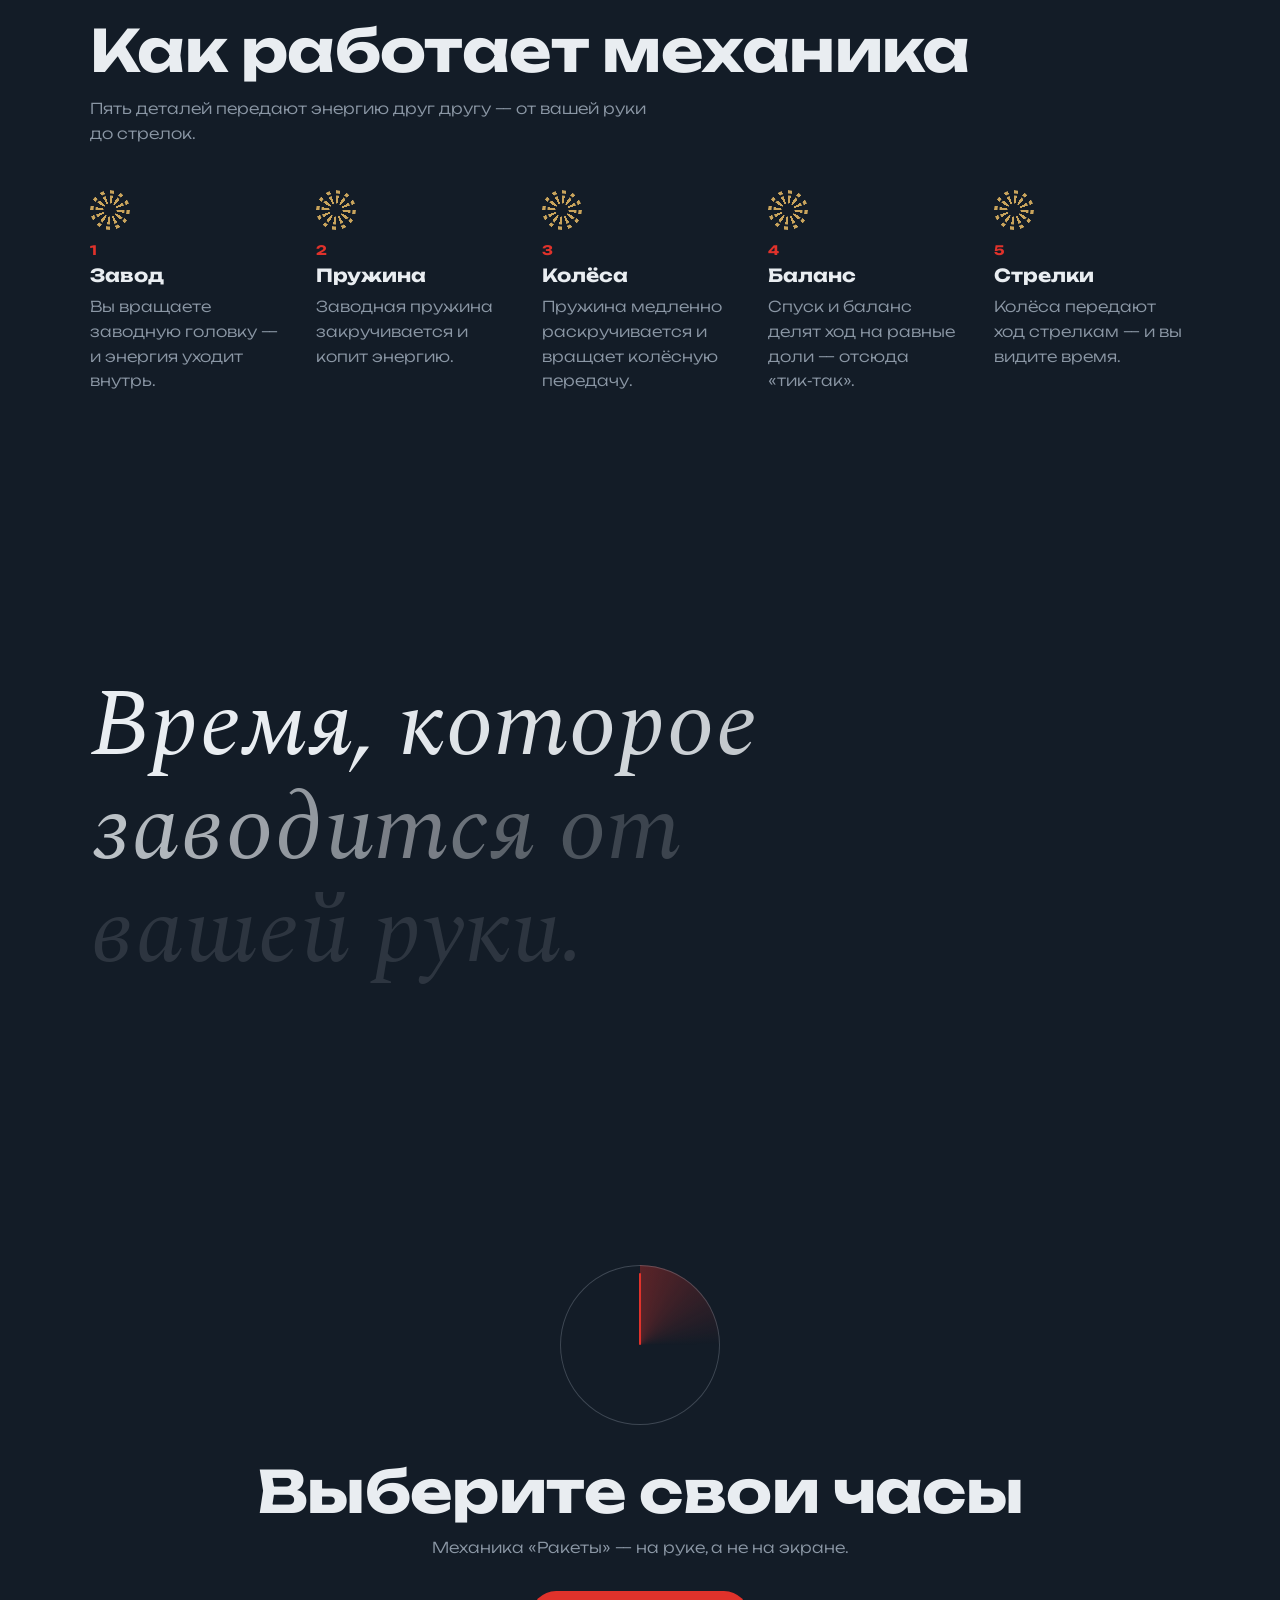
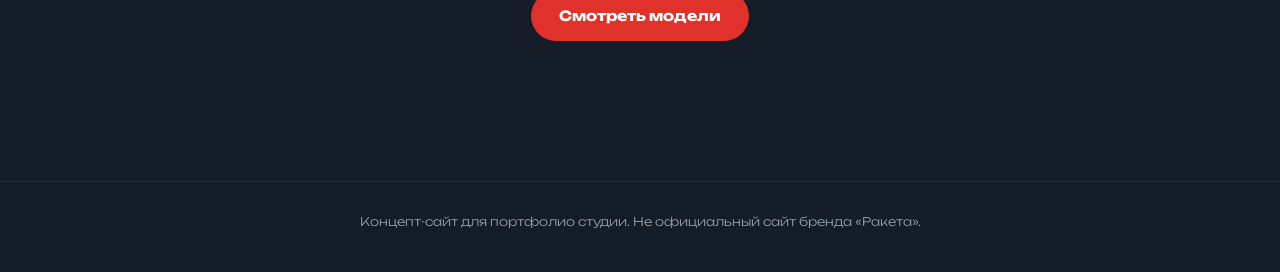
<file: cases/raketa/index.html>
<!doctype html>
<html lang="ru">
<head>
<meta charset="utf-8">
<meta name="viewport" content="width=device-width, initial-scale=1">
<title>Ракета — механика, которую видно насквозь (концепт)</title>
<meta name="description" content="Концепт промо-страницы механических часов «Ракета»: часы разбираются на слои прямо на экране.">
<link rel="preload" href="fonts/unbounded-cyrillic-700-normal.woff2" as="font" type="font/woff2" crossorigin>
<link rel="stylesheet" href="fonts.css">
<link rel="stylesheet" href="style.css">
</head>
<body>

<header class="top">
  <a class="logo" href="#">Ракета</a>
  <nav class="nav" aria-label="Разделы">
    <a href="#scene">Механика</a>
    <a href="#how">Как это работает</a>
  </nav>
  <a class="btn btn-small" href="#cta">Выбрать часы</a>
</header>

<main>
  <section class="scene" id="scene" aria-label="Часы в разборе">
    <div class="stage">
      <p class="bg-word" aria-hidden="true">МЕХАНИКА</p>

      <div class="intro">
        <h1>Механика, которую видно насквозь</h1>
        <p>Часы «Ракета» делают на Петродворцовом часовом заводе в Санкт-Петербурге. Завод работает с 1721 года.</p>
        <p class="hint" aria-hidden="true">Прокрутите — часы разберутся на слои</p>
      </div>

      <div class="watch-wrap">
        <div class="watch" id="watch">
          <div class="layer" style="--z:-2"><svg viewBox="0 0 400 400" id="svg-case" aria-hidden="true"></svg></div>
          <div class="layer" style="--z:-1"><svg viewBox="0 0 400 400" id="svg-move" aria-hidden="true"></svg></div>
          <div class="layer" style="--z:0"><svg viewBox="0 0 400 400" id="svg-dial" role="img" aria-label="Циферблат показывает текущее время"></svg></div>
          <div class="layer" style="--z:1"><svg viewBox="0 0 400 400" id="svg-hands" aria-hidden="true"></svg></div>
          <div class="layer glass" style="--z:2"></div>
        </div>
      </div>

      <ul class="parts" id="parts">
        <li style="--i:0"><b>Стекло</b><span>Защищает циферблат</span></li>
        <li style="--i:1"><b>Стрелки</b><span>Показывают время — настоящее, ваше</span></li>
        <li style="--i:2"><b>Циферблат</b><span>Лицо часов</span></li>
        <li style="--i:3"><b>Механизм</b><span>Колёса, пружина и баланс</span></li>
        <li style="--i:4"><b>Корпус</b><span>Держит всё вместе</span></li>
      </ul>

      <p class="outro">Ни одной батарейки. Только пружина, колёса — и&nbsp;ваша рука.</p>
      <div class="progress" aria-hidden="true"><span id="bar"></span></div>
    </div>
  </section>

  <section class="how" id="how">
    <h2>Как работает механика</h2>
    <p class="lead">Пять деталей передают энергию друг другу — от вашей руки до стрелок.</p>
    <ol class="steps">
      <li><i class="g" aria-hidden="true"></i><b>Завод</b><span>Вы вращаете заводную головку — и энергия уходит внутрь.</span></li>
      <li><i class="g" aria-hidden="true"></i><b>Пружина</b><span>Заводная пружина закручивается и копит энергию.</span></li>
      <li><i class="g" aria-hidden="true"></i><b>Колёса</b><span>Пружина медленно раскручивается и вращает колёсную передачу.</span></li>
      <li><i class="g" aria-hidden="true"></i><b>Баланс</b><span>Спуск и баланс делят ход на равные доли — отсюда «тик‑так».</span></li>
      <li><i class="g" aria-hidden="true"></i><b>Стрелки</b><span>Колёса передают ход стрелкам — и вы видите время.</span></li>
    </ol>
  </section>

  <section class="statement">
    <p id="statement">Время, которое заводится от&nbsp;вашей руки.</p>
  </section>

  <section class="cta" id="cta">
    <div class="sweep" aria-hidden="true"><span></span></div>
    <h2>Выберите свои часы</h2>
    <p>Механика «Ракеты» — на руке, а не на экране.</p>
    <a class="btn" href="#">Смотреть модели</a>
  </section>
</main>

<footer class="foot">
  <p>Концепт-сайт для портфолио студии. Не официальный сайт бренда «Ракета».</p>
</footer>

<script src="anime.umd.min.js"></script>
<script src="watch.js"></script>
</body>
</html>
</file>
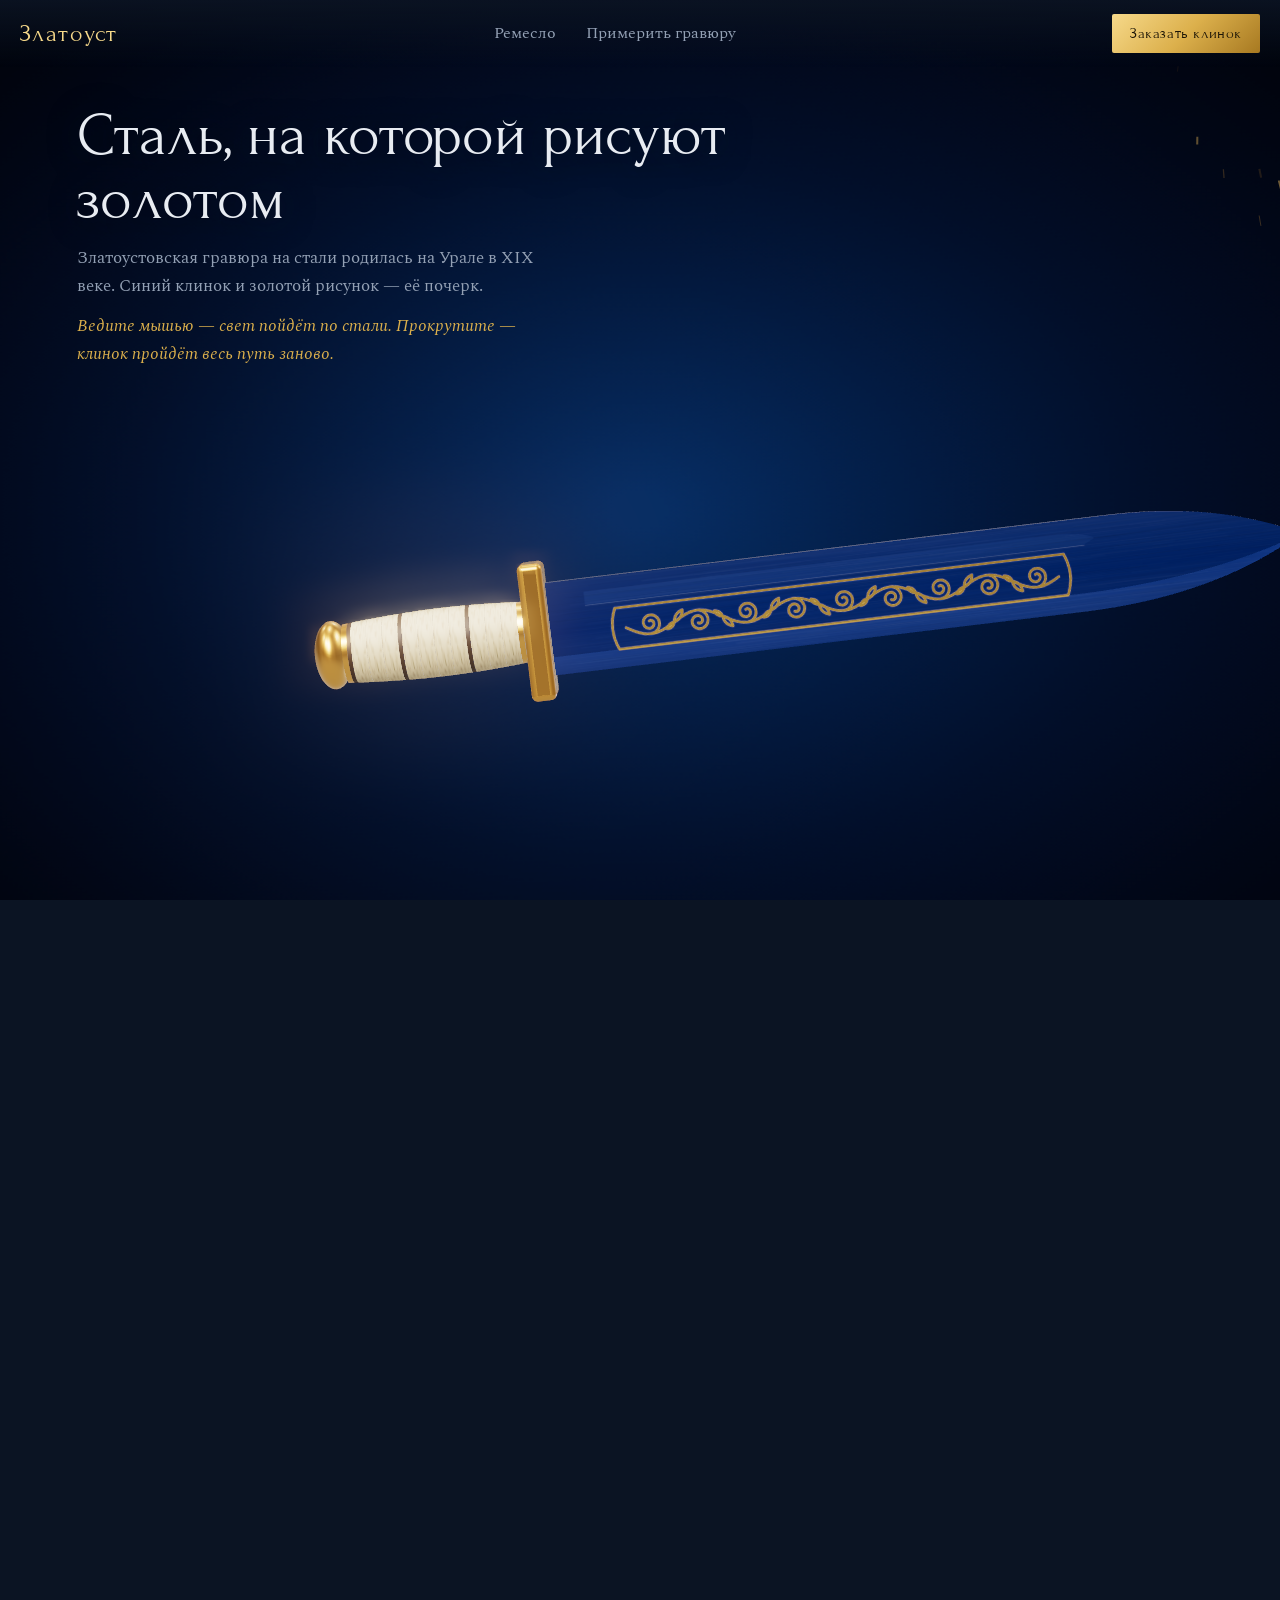
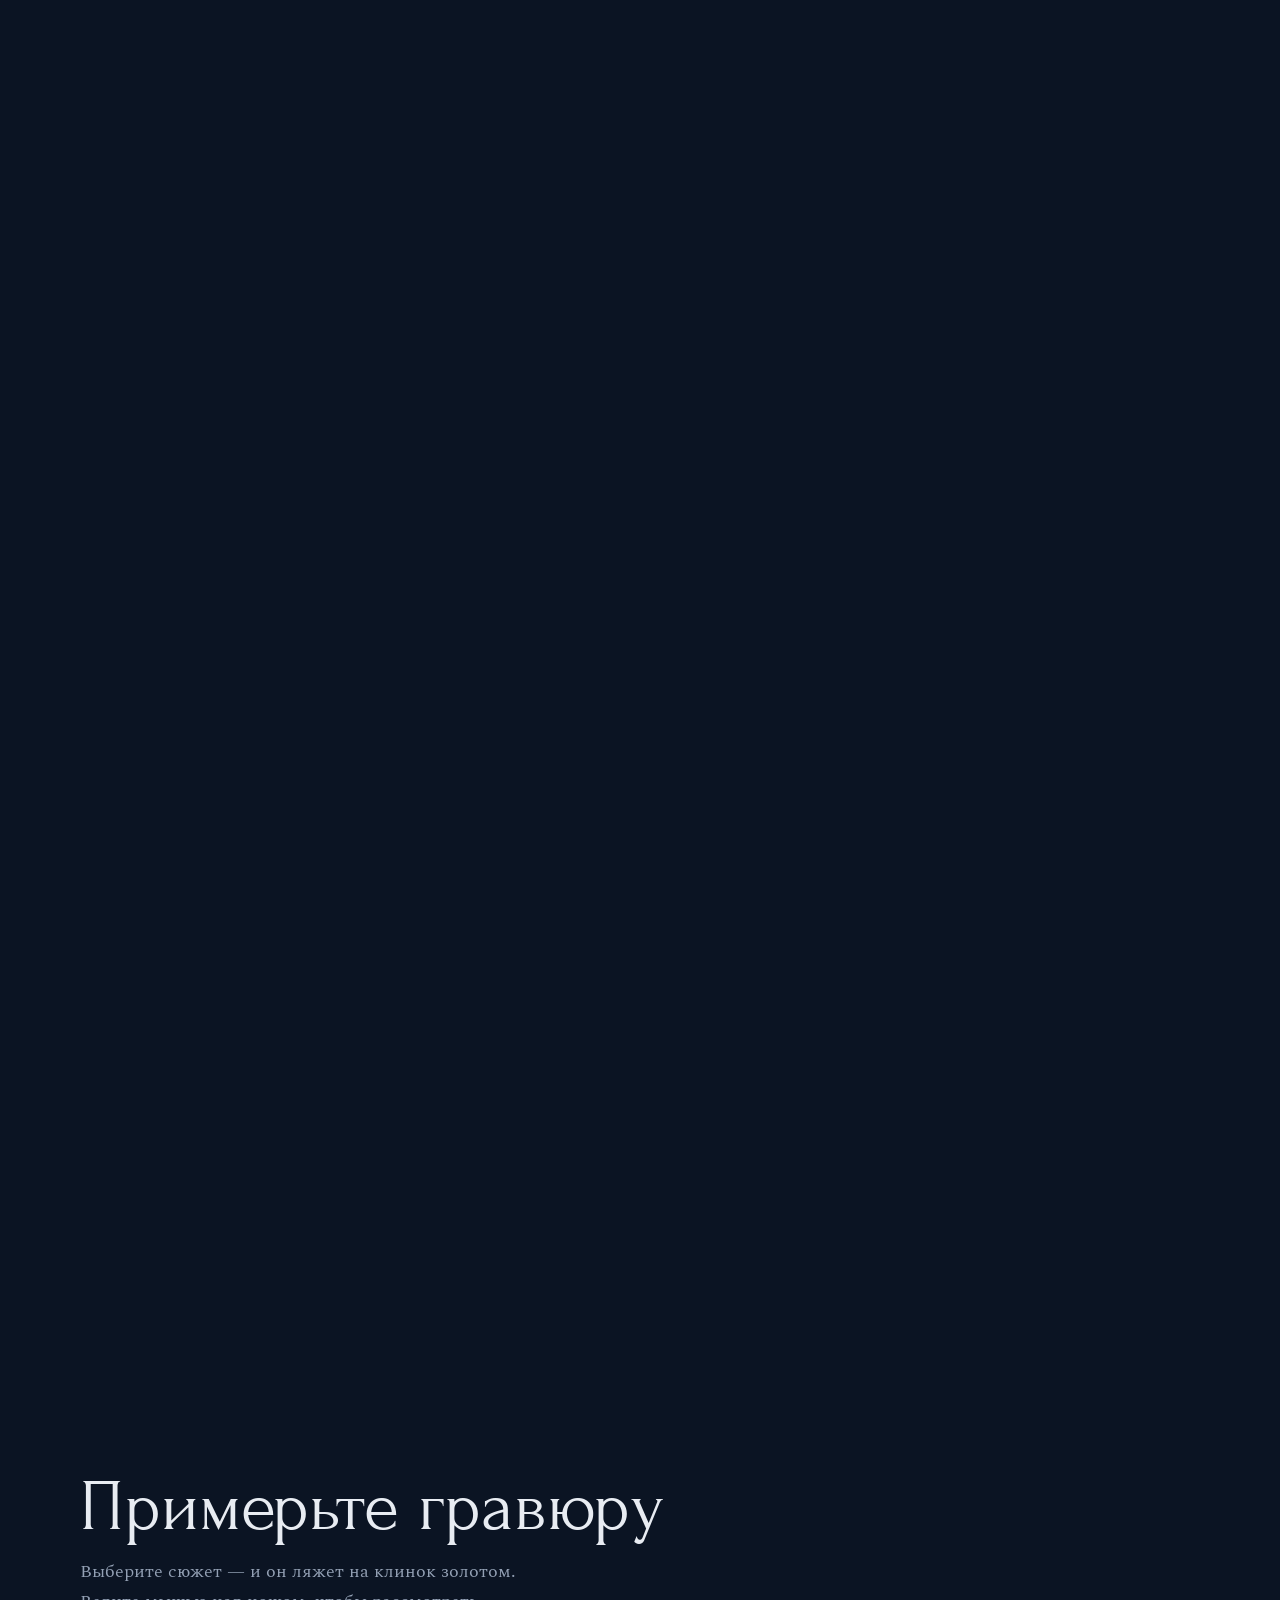
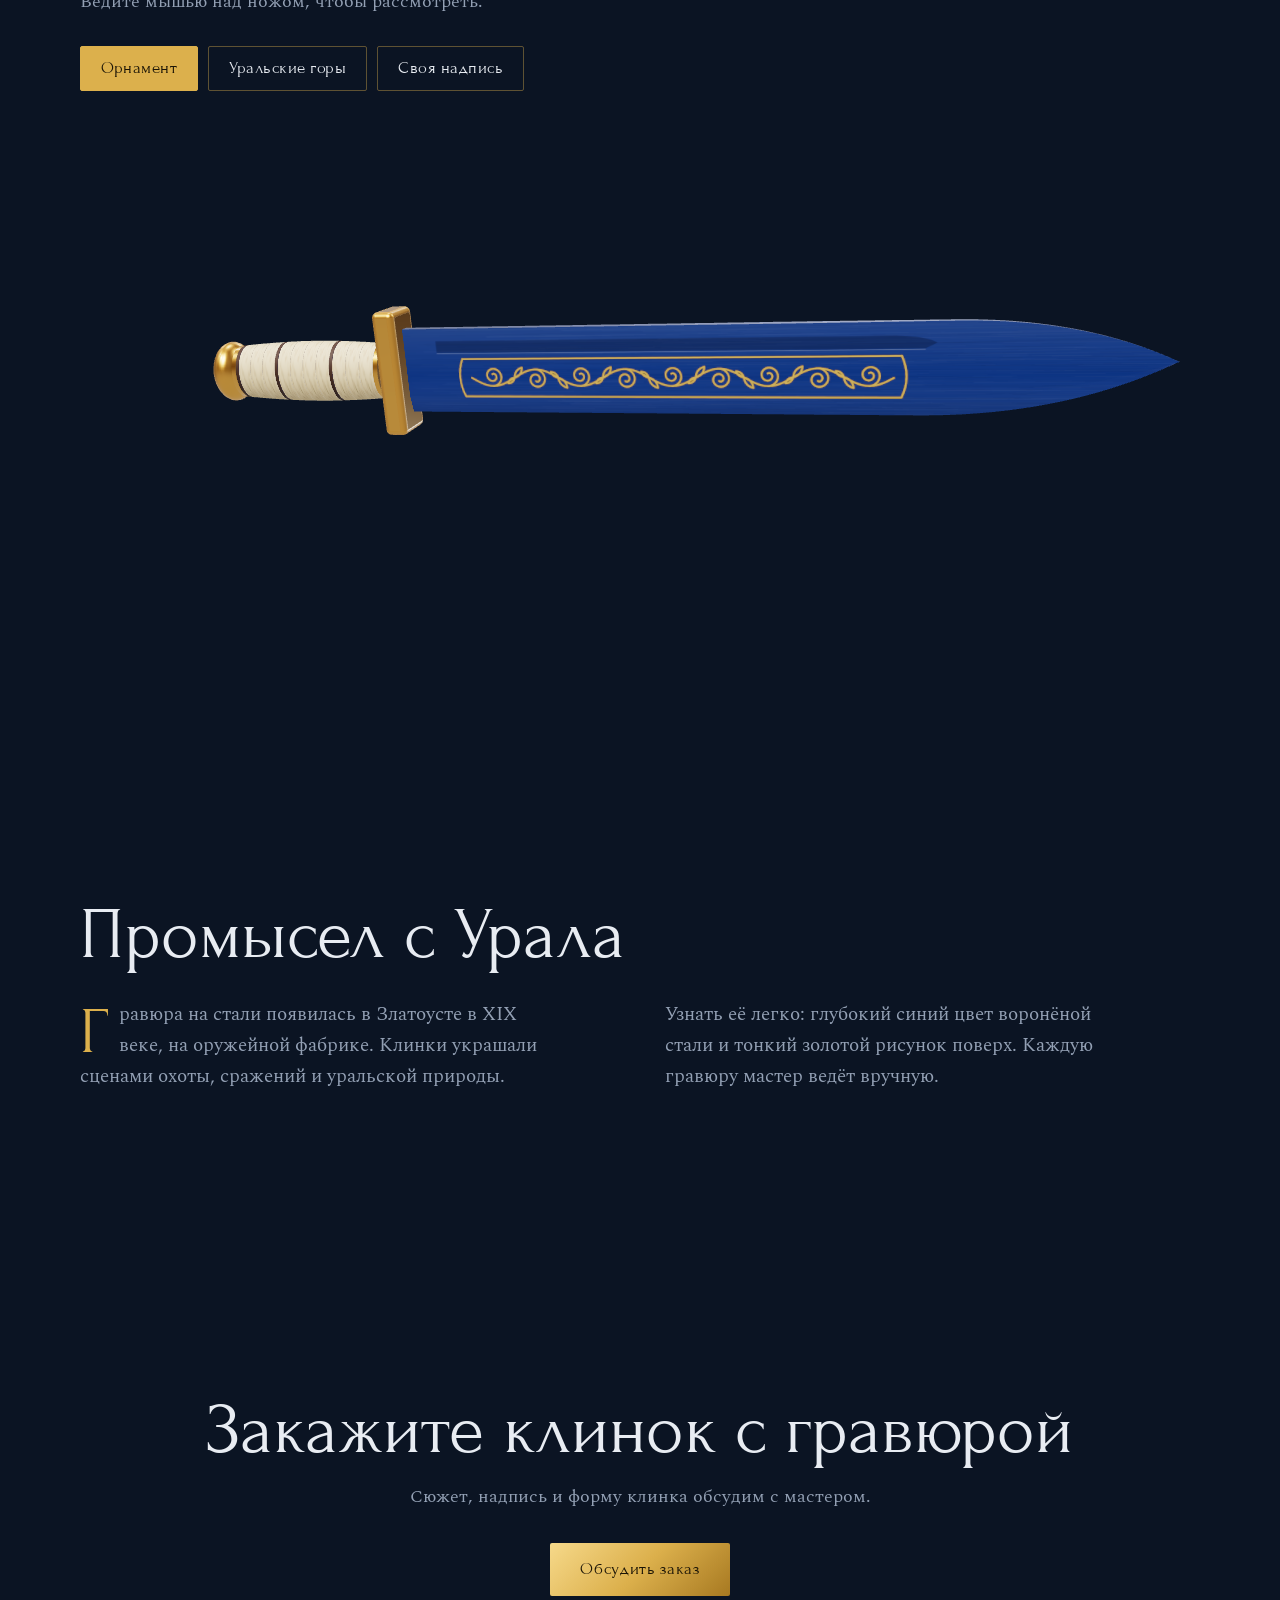
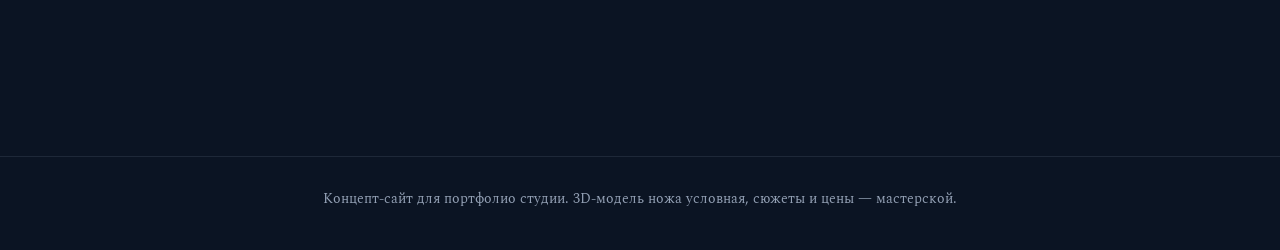
<file: cases/zlatoust/index.html>
<!doctype html>
<html lang="ru">
<head>
<meta charset="utf-8">
<meta name="viewport" content="width=device-width, initial-scale=1">
<title>Златоустовская гравюра на стали — клинок в 3D (концепт)</title>
<meta name="description" content="Концепт промо-сайта мастерской златоустовской гравюры: клинок в 3D проходит путь от эскиза до золота, разбирается на детали, а гравюру можно примерить.">
<link rel="preload" href="fonts/forum-cyrillic-400-normal.woff2" as="font" type="font/woff2" crossorigin>
<link rel="stylesheet" href="fonts.css">
<link rel="stylesheet" href="style.css">
</head>
<body>

<header class="top">
  <a class="logo" href="#">Златоуст</a>
  <nav class="nav" aria-label="Разделы">
    <a href="#scene">Ремесло</a>
    <a href="#try">Примерить гравюру</a>
  </nav>
  <a class="btn btn-small" href="#order">Заказать клинок</a>
</header>

<main>
  <section class="scene" id="scene" aria-label="Как рождается гравюра">
    <div class="stage" id="stage">
      <canvas id="gl" aria-label="Клинок с золотой гравюрой в 3D" role="img"></canvas>
      <div class="labels" id="labels" aria-hidden="true"></div>

      <div class="intro">
        <h1>Сталь, на&nbsp;которой рисуют золотом</h1>
        <p>Златоустовская гравюра на стали родилась на Урале в XIX веке. Синий клинок и золотой рисунок — её почерк.</p>
        <p class="hint" aria-hidden="true">Ведите мышью — свет пойдёт по стали. Прокрутите — клинок пройдёт весь путь заново.</p>
      </div>

      <ol class="stages" id="stages">
        <li><b>Эскиз</b><span>Мастер переносит рисунок на зеркальную сталь — тонкой линией, от руки.</span></li>
        <li><b>Травление</b><span>Рисунок протравливают в металл — линии уходят вглубь.</span></li>
        <li><b>Воронение</b><span>Клинок нагревают, и сталь темнеет до глубокого синего.</span></li>
        <li><b>Золото</b><span>Рисунок покрывают золотом — и синий клинок загорается.</span></li>
        <li><b>Из чего собран</b><span>Клинок, гарда, наборная рукоять и навершие — каждая деталь на своём месте.</span></li>
      </ol>
      <div class="ticks" aria-hidden="true"><i></i><i></i><i></i><i></i><i></i></div>

      <p class="outro">Синий клинок, золотой рисунок — почерк Златоуста.</p>
      <p class="fallback">Ваш браузер не показывает 3D. Откройте страницу в свежем Chrome, Safari или Яндекс Браузере.</p>
    </div>
  </section>

  <section class="try" id="try">
    <h2>Примерьте гравюру</h2>
    <p class="lead">Выберите сюжет — и он ляжет на клинок золотом. Ведите мышью над ножом, чтобы рассмотреть.</p>
    <div class="tabs" role="tablist" aria-label="Сюжет гравюры">
      <button role="tab" aria-selected="true" data-p="vine">Орнамент</button>
      <button role="tab" aria-selected="false" data-p="mount">Уральские горы</button>
      <button role="tab" aria-selected="false" data-p="name">Своя надпись</button>
    </div>
    <label class="name-field" id="name-field" hidden>Текст надписи
      <input type="text" id="name-input" maxlength="26" value="На долгую память" autocomplete="off">
    </label>
    <div class="try-view"><canvas id="gl-try" aria-label="Клинок с выбранной гравюрой" role="img"></canvas></div>
  </section>

  <section class="craft">
    <h2>Промысел с Урала</h2>
    <div class="craft-cols">
      <p>Гравюра на стали появилась в Златоусте в XIX веке, на оружейной фабрике. Клинки украшали сценами охоты, сражений и уральской природы.</p>
      <p>Узнать её легко: глубокий синий цвет воронёной стали и тонкий золотой рисунок поверх. Каждую гравюру мастер ведёт вручную.</p>
    </div>
  </section>

  <section class="order" id="order">
    <h2>Закажите клинок с гравюрой</h2>
    <p>Сюжет, надпись и форму клинка обсудим с мастером.</p>
    <a class="btn" href="#">Обсудить заказ</a>
  </section>
</main>

<footer class="foot">
  <p>Концепт-сайт для портфолио студии. 3D-модель ножа условная, сюжеты и цены — мастерской.</p>
</footer>

<canvas class="sparks" id="sparks" aria-hidden="true"></canvas>
<script src="knife3d.js"></script>
</body>
</html>
</file>
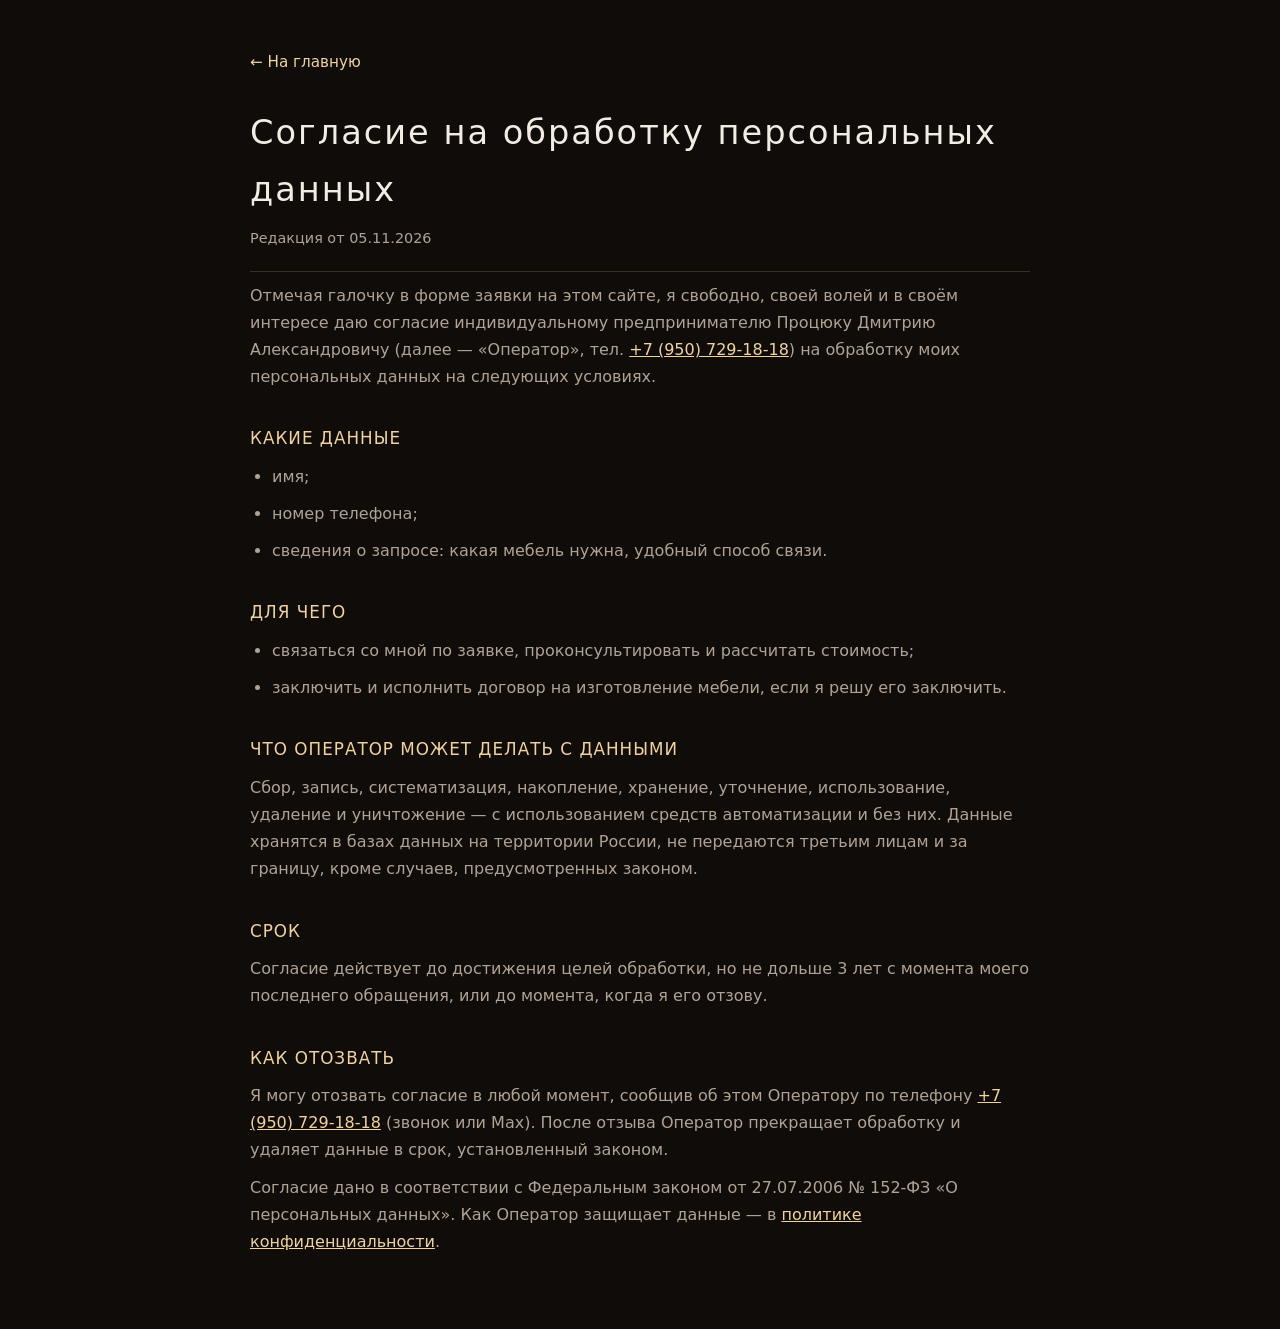
<file: cases/dmitry/consent.html>
<!DOCTYPE html>
<html lang="ru">
<head>
<meta charset="UTF-8">
<meta name="viewport" content="width=device-width, initial-scale=1.0">
<title>Согласие на обработку персональных данных — «Сделано Хорошо»</title>
<meta name="robots" content="noindex">
<style>
  :root{--bg:#0f0c0a;--text:#f2ece4;--muted:#b0a395;--gold:#f1d3a2;--line:rgba(207,159,102,.24)}
  *{box-sizing:border-box;margin:0;padding:0}
  body{background:var(--bg);color:var(--text);font-family:"Segoe UI",system-ui,-apple-system,Roboto,Arial,sans-serif;line-height:1.7;padding:48px 20px 64px}
  main{max-width:780px;margin:0 auto}
  a{color:var(--gold)}
  h1{font-weight:300;font-size:clamp(1.5rem,4vw,2.1rem);letter-spacing:.06em;margin-bottom:8px}
  h2{font-weight:500;font-size:1.05rem;letter-spacing:.06em;text-transform:uppercase;color:var(--gold);margin:34px 0 10px}
  p,li{color:var(--muted);margin-bottom:10px}
  ul{padding-left:22px}
  .back{display:inline-block;margin-bottom:28px;text-decoration:none;font-size:.95rem}
  .date{font-size:.9rem;border-bottom:1px solid var(--line);padding-bottom:20px}
</style>
</head>
<body>
<main>
  <a class="back" href="landing.html">← На главную</a>
  <h1>Согласие на обработку персональных данных</h1>
  <p class="date">Редакция от 05.11.2026</p>

  <p>Отмечая галочку в форме заявки на этом сайте, я свободно, своей волей и в своём интересе даю согласие индивидуальному предпринимателю Процюку Дмитрию Александровичу (далее — «Оператор», тел. <a href="tel:+79507291818">+7 (950) 729-18-18</a>) на обработку моих персональных данных на следующих условиях.</p>

  <h2>Какие данные</h2>
  <ul>
    <li>имя;</li>
    <li>номер телефона;</li>
    <li>сведения о запросе: какая мебель нужна, удобный способ связи.</li>
  </ul>

  <h2>Для чего</h2>
  <ul>
    <li>связаться со мной по заявке, проконсультировать и рассчитать стоимость;</li>
    <li>заключить и исполнить договор на изготовление мебели, если я решу его заключить.</li>
  </ul>

  <h2>Что Оператор может делать с данными</h2>
  <p>Сбор, запись, систематизация, накопление, хранение, уточнение, использование, удаление и уничтожение — с использованием средств автоматизации и без них. Данные хранятся в базах данных на территории России, не передаются третьим лицам и за границу, кроме случаев, предусмотренных законом.</p>

  <h2>Срок</h2>
  <p>Согласие действует до достижения целей обработки, но не дольше 3 лет с момента моего последнего обращения, или до момента, когда я его отзову.</p>

  <h2>Как отозвать</h2>
  <p>Я могу отозвать согласие в любой момент, сообщив об этом Оператору по телефону <a href="tel:+79507291818">+7 (950) 729-18-18</a> (звонок или Max). После отзыва Оператор прекращает обработку и удаляет данные в срок, установленный законом.</p>

  <p>Согласие дано в соответствии с Федеральным законом от 27.07.2006 № 152-ФЗ «О персональных данных». Как Оператор защищает данные — в <a href="privacy.html">политике конфиденциальности</a>.</p>
</main>
</body>
</html>
</file>
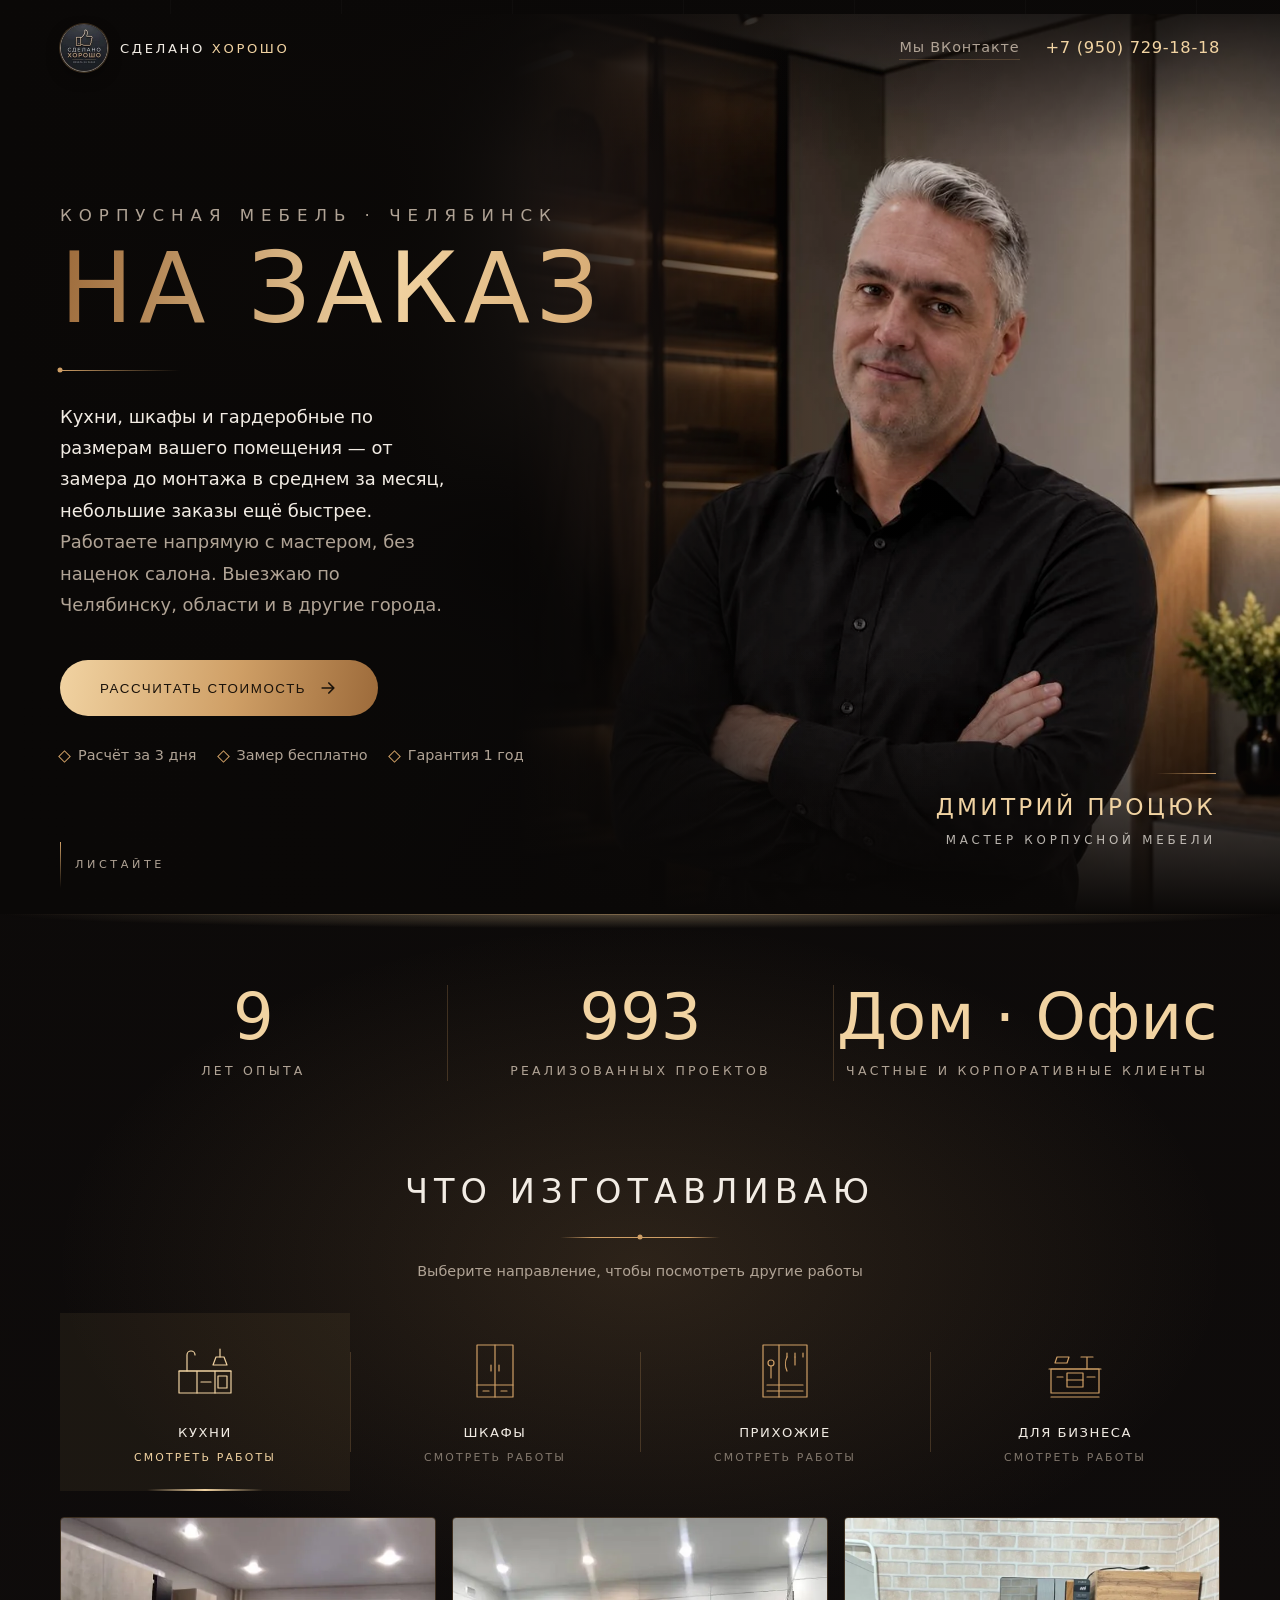
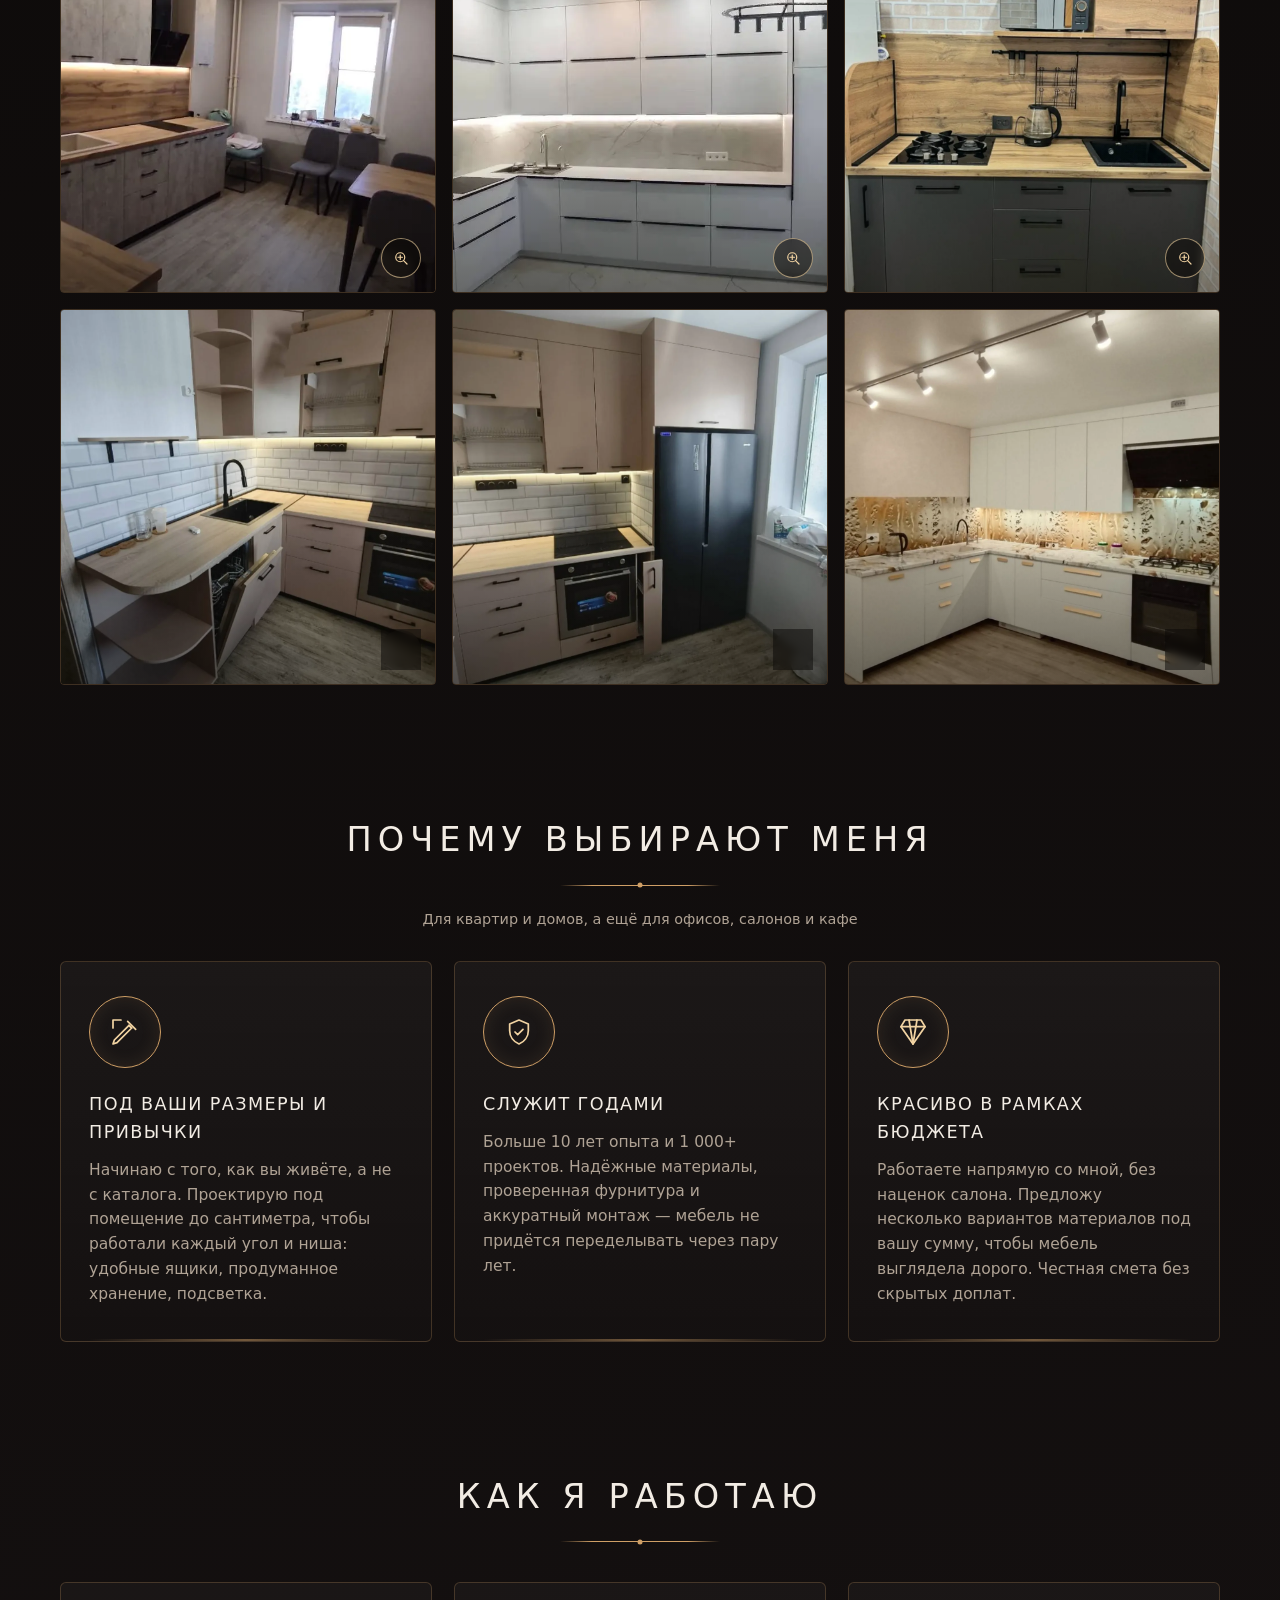
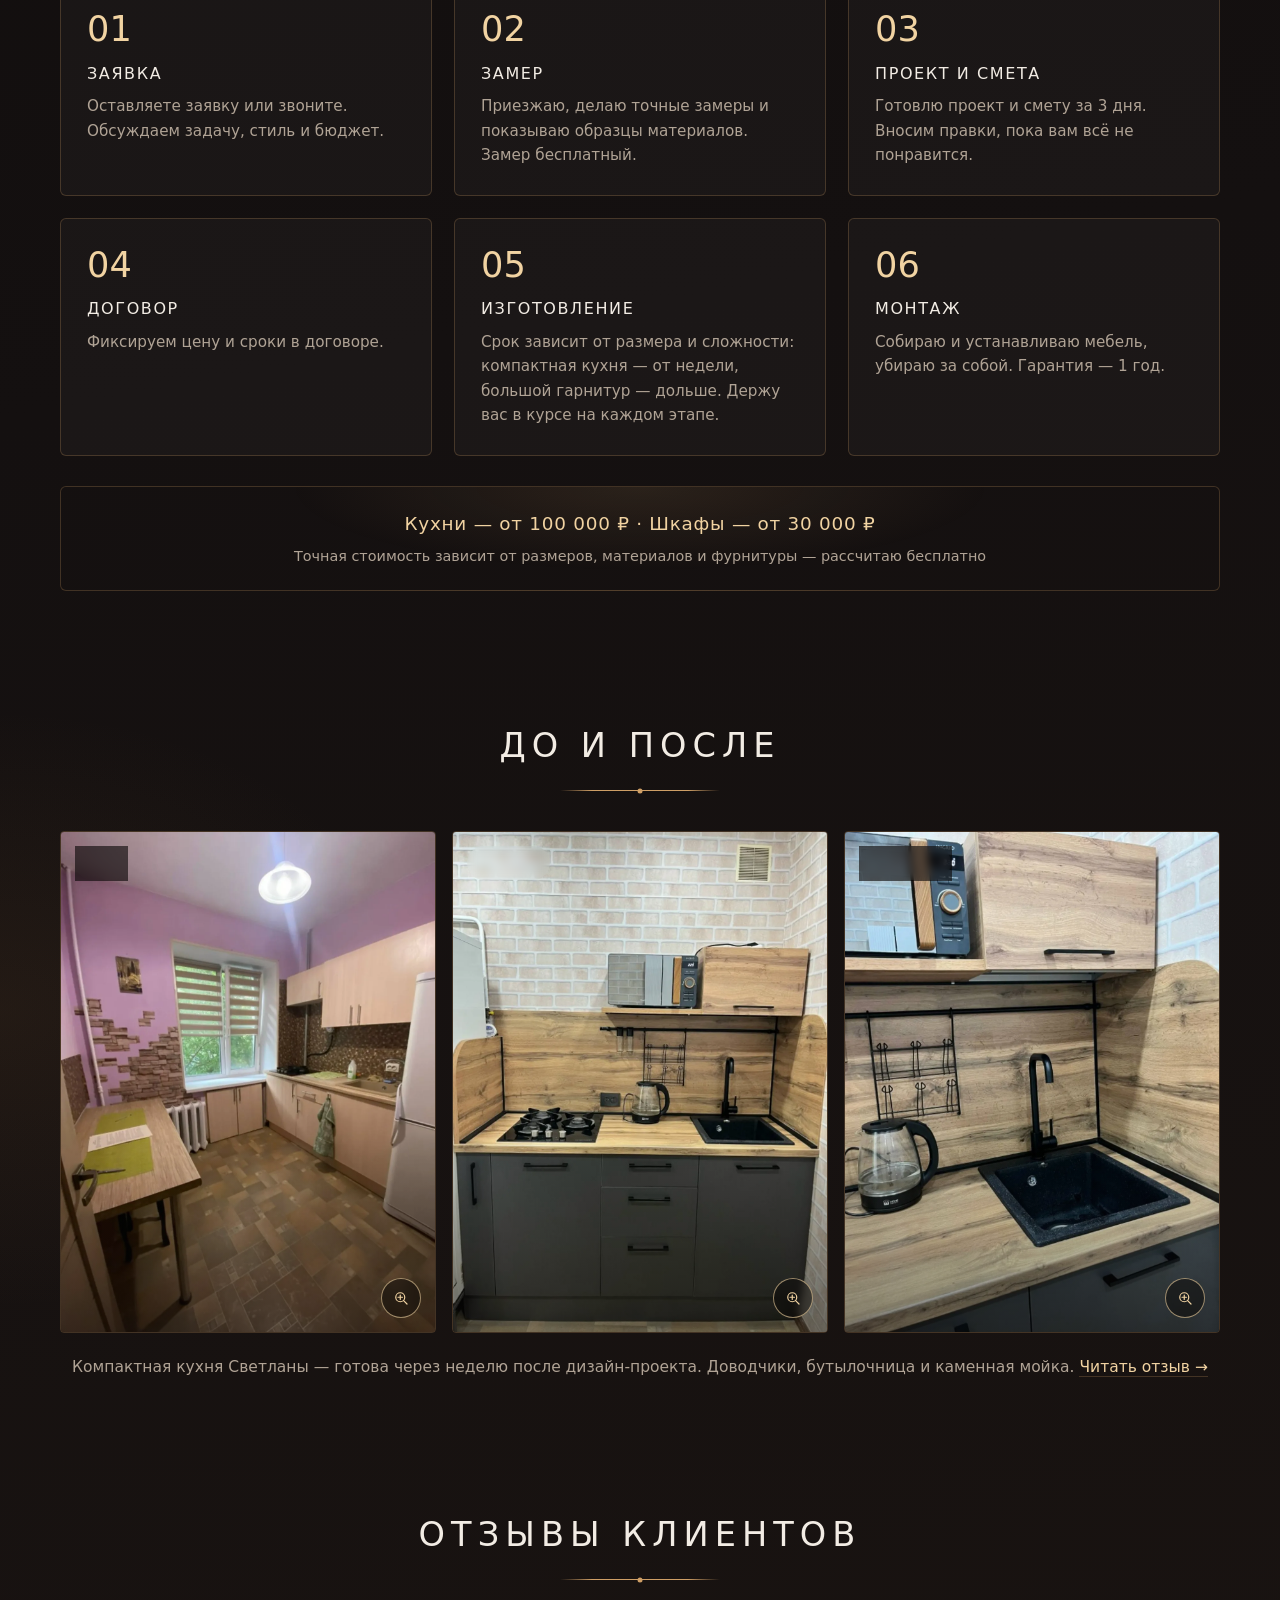
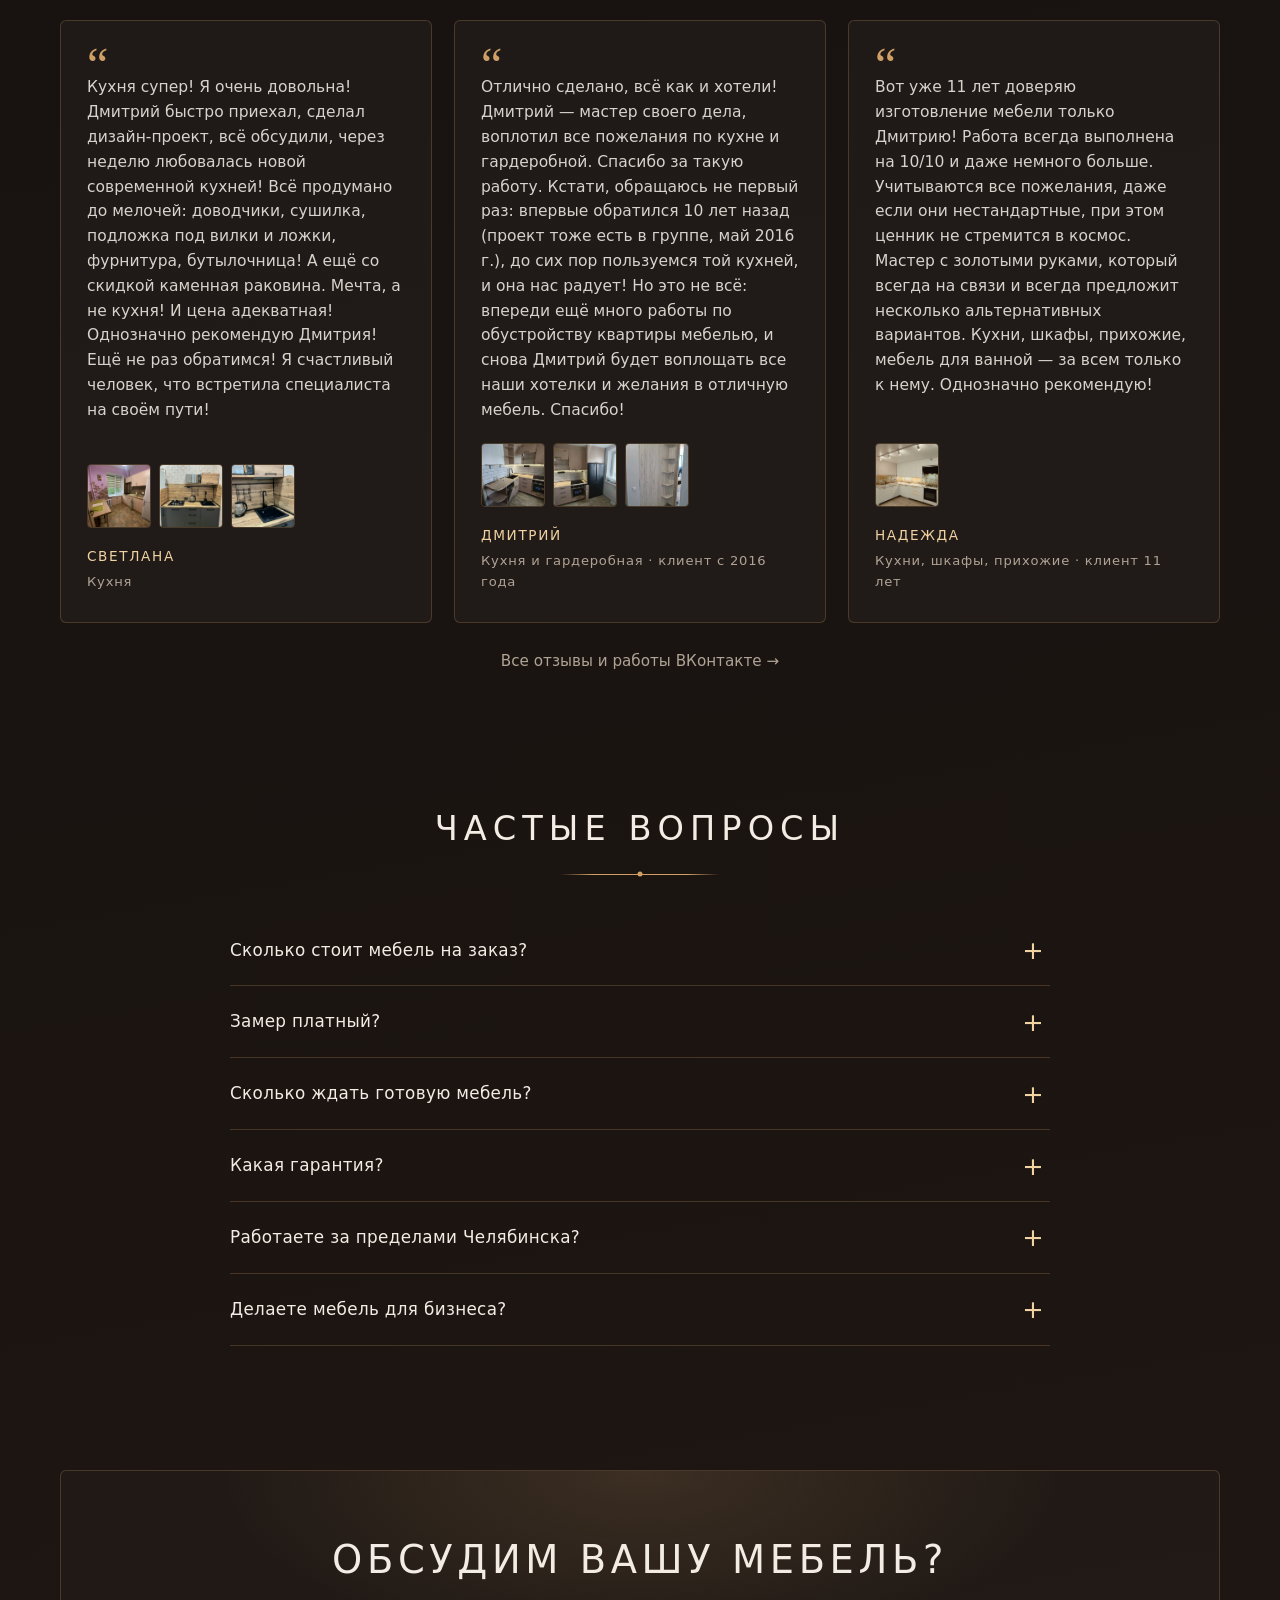
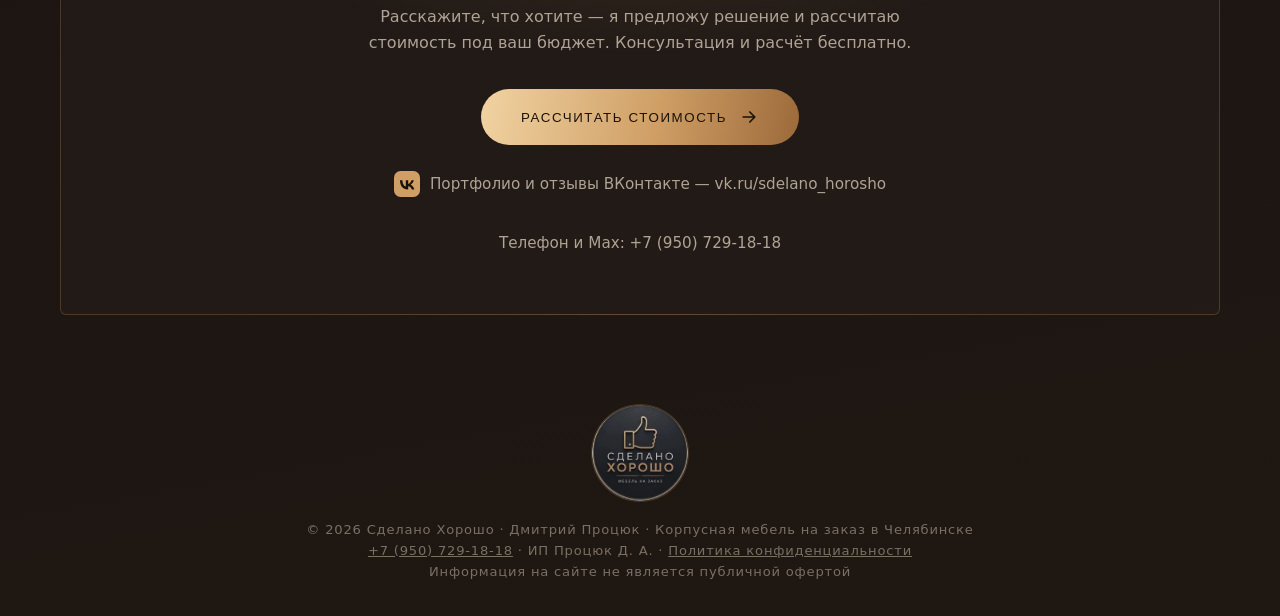
<file: cases/dmitry/landing.html>
<!DOCTYPE html>
<html lang="ru">
<head>
<meta charset="UTF-8">
<meta name="viewport" content="width=device-width, initial-scale=1.0">
<title>Кухни и шкафы на заказ в Челябинске — «Сделано Хорошо», мастер Дмитрий Процюк</title>
<link rel="icon" type="image/png" href="img/favicon.png">
<meta name="description" content="Корпусная мебель на заказ в Челябинске и области: кухни, шкафы, гардеробные, прихожие, мебель для ванной и бизнеса. Работа напрямую с мастером, честная смета, выезд в другие города.">
<meta property="og:type" content="website">
<meta property="og:locale" content="ru_RU">
<meta property="og:title" content="Кухни и шкафы на заказ в Челябинске — «Сделано Хорошо»">
<meta property="og:description" content="Мебель по размерам вашего помещения напрямую от мастера. Расчёт стоимости бесплатно.">
<meta property="og:image" content="og.jpg"><!-- при публикации: полный адрес https://домен/og.jpg -->
<meta name="twitter:card" content="summary_large_image">
<!-- Яндекс Метрика: вставить код счётчика сюда и указать номер в METRIKA_ID ниже -->
<style>
  :root{
    --bg-1:#0a0807;
    --bg-2:#141010;
    --bg-3:#1f1712;
    --gold-1:#f1d3a2;
    --gold-2:#cf9f66;
    --gold-3:#9c6a3a;
    --text:#f2ece4;
    --muted:#b0a395;
    --card:rgba(255,255,255,.03);
    --line:rgba(207,159,102,.24);
  }
  *{box-sizing:border-box;margin:0;padding:0}
  html{scroll-behavior:smooth;background:#0a0807}
  body{
    font-family:"Segoe UI",system-ui,-apple-system,Roboto,"Helvetica Neue",Arial,sans-serif;
    color:var(--text);
    background:
      radial-gradient(900px 520px at 50% 18%, rgba(207,159,102,.16), transparent 65%),
      radial-gradient(700px 500px at 0% 60%, rgba(156,106,58,.10), transparent 60%),
      linear-gradient(170deg,var(--bg-1) 0%,var(--bg-2) 50%,var(--bg-3) 100%);
    min-height:100vh;line-height:1.6;overflow-x:hidden;
  }
  /* вертикальные швы фасадов, как на баннере */
  body::before{
    content:"";position:fixed;inset:0;pointer-events:none;z-index:0;
    background:repeating-linear-gradient(90deg,transparent 0 170px,rgba(255,255,255,.022) 170px 171px);
  }
  .wrap{position:relative;z-index:1;max-width:1200px;margin:0 auto;padding:0 20px}

  /* ---------- шапка ---------- */
  header{position:relative;z-index:3;display:flex;align-items:center;justify-content:space-between;padding:24px 0}
  .logo{display:flex;align-items:center;gap:12px;font-weight:500;letter-spacing:.2em;text-transform:uppercase;font-size:.82rem}
  .logo-img{width:48px;height:48px;border-radius:50%;display:block;box-shadow:0 0 0 1px rgba(207,159,102,.25),0 6px 18px -6px rgba(0,0,0,.8)}
  .logo span{color:var(--gold-1)}
  .head-link{color:var(--muted);text-decoration:none;font-size:.9rem;letter-spacing:.06em;border-bottom:1px solid var(--line);transition:color .3s}
  .head-link:hover{color:var(--gold-1)}

  /* золотая линия с точкой */
  .rule{height:1px;background:linear-gradient(90deg,transparent,var(--gold-2) 20%,var(--gold-2) 80%,transparent);position:relative;margin:16px 0}
  .rule::after{content:"";position:absolute;left:50%;top:50%;width:5px;height:5px;border-radius:50%;background:var(--gold-2);transform:translate(-50%,-50%)}

  /* ---------- HERO ---------- */
  .hero{display:grid;grid-template-columns:minmax(0,1fr) minmax(0,1fr);align-items:end;
    min-height:min(calc(100vh - 82px),820px);padding:0;position:relative}
  .hero-text{align-self:center;position:relative;z-index:2;padding-bottom:40px}
  .eyebrow{font-size:clamp(.9rem,1.3vw,1.1rem);font-weight:300;letter-spacing:.42em;text-transform:uppercase;color:var(--muted)}
  h1{
    margin-top:14px;font-size:clamp(3.4rem,7.6vw,7rem);font-weight:200;letter-spacing:.06em;line-height:.95;text-transform:uppercase;
    white-space:nowrap;display:inline-block;padding-right:.06em;
    background:linear-gradient(100deg,var(--gold-3) 0%,var(--gold-1) 30%,var(--gold-2) 55%,var(--gold-1) 78%,var(--gold-3) 100%);
    background-size:200% auto;-webkit-background-clip:text;background-clip:text;color:transparent;
    animation:shine 7s linear infinite;
  }
  @keyframes shine{to{background-position:200% center}}
  .hero .rule{width:120px;margin:34px 0 30px;background:linear-gradient(90deg,var(--gold-2),transparent)}
  .hero .rule::after{left:0}
  .lead2{max-width:400px;color:var(--muted);font-size:clamp(1rem,1.4vw,1.15rem);line-height:1.75}
  .lead2 b{color:var(--text);font-weight:400}
  .hero-btn{margin-top:40px;animation:pulse 2.2s ease-out infinite}

  .photo{position:relative;display:flex;justify-content:center;margin-right:-10px;padding-top:20px}
  .photo::before{content:"";position:absolute;left:5%;right:0;top:18%;height:45%;
    background:radial-gradient(closest-side,rgba(241,211,162,.2),transparent);filter:blur(14px)}
  .photo img{position:relative;width:auto;max-width:100%;height:min(calc(100vh - 110px),740px);min-height:520px;object-fit:contain;display:block;
    animation:rise 1.4s cubic-bezier(.2,.7,.2,1) both}
  @keyframes rise{from{opacity:0;transform:translateY(50px)}to{opacity:1;transform:none}}
  /* фото-фон на компьютере: интерьер до краёв экрана */
  .hero-bg{position:absolute;top:-82px;bottom:0;left:calc(50% - 50vw);width:100vw;z-index:0;overflow:hidden;pointer-events:none}
  .hero-bg .blur{position:absolute;inset:-60px;background-size:cover;background-position:center 30%;
    filter:blur(34px) brightness(.32) saturate(.85);transform:scale(1.1)}
  .hero-bg img{position:absolute;right:0;top:0;height:100%;width:min(60%,960px);object-fit:cover;object-position:50% 16%;
    filter:brightness(.88) contrast(1.04) saturate(.95);
    -webkit-mask-image:linear-gradient(90deg,transparent 0,#000 38%);mask-image:linear-gradient(90deg,transparent 0,#000 38%);
    animation:bgin 1.8s ease both}
  @keyframes bgin{from{opacity:0;transform:scale(1.04)}to{opacity:1;transform:none}}
  .hero-bg::after{content:"";position:absolute;inset:0;background:
    linear-gradient(90deg,var(--bg-1) 0%,rgba(10,8,7,.94) 28%,rgba(10,8,7,.55) 46%,rgba(10,8,7,.08) 66%,transparent 80%),
    linear-gradient(to top,var(--bg-1) 0,rgba(10,8,7,.6) 12%,transparent 30%),
    linear-gradient(to bottom,rgba(10,8,7,.75) 0,transparent 16%)}
  .caption{position:absolute;right:0;bottom:64px;z-index:2;text-align:right;padding-right:4px}
  .caption b{display:block;font-weight:300;font-size:1.45rem;letter-spacing:.14em;text-transform:uppercase;color:var(--gold-1)}
  .caption span{display:block;margin-top:6px;font-size:.74rem;letter-spacing:.32em;text-transform:uppercase;color:var(--text);opacity:.75}
  .caption::before{content:"";display:block;width:60px;height:1px;margin:0 0 14px auto;background:linear-gradient(90deg,transparent,var(--gold-2))}
  @media (min-width:901px){ .photo{display:none} }

  .scroll{position:absolute;left:0;bottom:26px;display:flex;align-items:center;gap:14px;
    font-size:.7rem;letter-spacing:.32em;text-transform:uppercase;color:var(--muted);text-decoration:none}
  .scroll i{width:1px;height:46px;background:linear-gradient(var(--gold-2),transparent);position:relative;overflow:hidden}
  .scroll i::after{content:"";position:absolute;left:0;top:-40%;width:1px;height:40%;background:var(--gold-1);animation:drop 2s ease-in-out infinite}
  @keyframes drop{to{top:110%}}
  /* на невысоких экранах текст первого экрана доходит до низа — подсказка легла бы поверх него */
  @media (max-height:800px){ .scroll{display:none} }

  /* светодиодная линия, как подсветка под шкафами */
  .led{height:1px;position:relative;background:linear-gradient(90deg,transparent,rgba(207,159,102,.35),transparent);margin:0 0 0;overflow-x:clip}  /* бегущий блик не выезжает за край экрана */
  .led::before{content:"";position:absolute;inset:-14px 0;background:radial-gradient(50% 14px at 50% 50%,rgba(241,211,162,.28),transparent);}
  .led::after{content:"";position:absolute;top:0;height:1px;width:22%;left:-22%;
    background:linear-gradient(90deg,transparent,var(--gold-1),transparent);animation:sweep 6s ease-in-out infinite}
  @keyframes sweep{to{left:100%}}

  /* ---------- цифры ---------- */
  .facts{display:grid;grid-template-columns:repeat(3,1fr);padding:70px 0 20px;text-align:center}
  .fact strong{display:block;font-size:clamp(2.6rem,5vw,4rem);font-weight:200;line-height:1;color:var(--gold-1)}
  .fact span{display:block;margin-top:12px;font-size:.78rem;letter-spacing:.26em;text-transform:uppercase;color:var(--muted)}
  .fact + .fact{border-left:1px solid var(--line)}

  .ring{flex-shrink:0;width:72px;height:72px;border-radius:50%;border:1px solid var(--gold-2);display:grid;place-items:center;
    box-shadow:inset 0 0 18px rgba(207,159,102,.12)}
  .ring svg{width:32px;height:32px;stroke:var(--gold-1);fill:none;stroke-width:1.3;stroke-linecap:round;stroke-linejoin:round}

  /* ---------- полоса направлений ---------- */
  .types{display:grid;grid-template-columns:repeat(4,1fr)}
  .type{appearance:none;background:none;border:none;color:var(--text);font:inherit;cursor:pointer;
    text-align:center;padding:26px 8px 24px;position:relative;transition:background .35s}
  .type + .type::before{content:"";position:absolute;left:0;top:22%;bottom:22%;width:1px;background:var(--line)}
  .type::after{content:"";position:absolute;left:30%;right:30%;bottom:0;height:2px;border-radius:2px;
    background:linear-gradient(90deg,transparent,var(--gold-1),transparent);transform:scaleX(0);transition:transform .4s}
  .type svg{width:64px;height:64px;stroke:var(--gold-2);fill:none;stroke-width:1.2;stroke-linecap:round;stroke-linejoin:round;transition:transform .35s,stroke .35s}
  .type div{margin-top:12px;font-size:.82rem;letter-spacing:.12em;text-transform:uppercase}
  .type small{display:block;margin-top:6px;font-size:.68rem;letter-spacing:.2em;text-transform:uppercase;color:var(--muted);opacity:.7;transition:opacity .3s,color .3s}
  .type:hover{background:rgba(207,159,102,.06)}
  .type:hover svg,.type.active svg{transform:translateY(-4px);stroke:var(--gold-1)}
  .type.active{background:rgba(207,159,102,.08)}
  .type.active::after{transform:scaleX(1)}
  .type.active small{color:var(--gold-1);opacity:1}
  .type:focus-visible{outline:1px solid var(--gold-2);outline-offset:-1px}
  .hint{text-align:center;color:var(--muted);font-size:.9rem;margin-top:-18px;margin-bottom:30px}

  /* ---------- галерея ---------- */
  .gallery{display:grid;grid-template-rows:0fr;transition:grid-template-rows .6s cubic-bezier(.2,.7,.2,1)}
  .gallery.open{grid-template-rows:1fr}
  .gallery > div{overflow:hidden}
  .gal{display:grid;gap:16px;padding-top:26px;grid-template-columns:repeat(2,1fr)}
  .gal[data-n="1"]{grid-template-columns:1fr}
  .gal[data-n="1"] figure{aspect-ratio:16/9}
  .gal[data-n="3"]{grid-template-columns:2fr 1fr;grid-template-rows:1fr 1fr}
  .gal[data-n="3"] figure:first-child{grid-row:span 2;aspect-ratio:auto}
  .gal.many{grid-template-columns:repeat(3,1fr)}
  .gal figure{position:relative;aspect-ratio:1/1;overflow:hidden;border-radius:4px;border:1px solid var(--line);cursor:zoom-in;
    opacity:0;transform:translateY(24px);transition:opacity .6s ease,transform .6s ease,border-color .3s}
  .gallery.open .gal figure{opacity:1;transform:none}
  .gallery.open .gal figure:nth-child(2){transition-delay:.1s}
  .gallery.open .gal figure:nth-child(3){transition-delay:.2s}
  .gal img{width:100%;height:100%;object-fit:cover;display:block;transition:transform .8s ease}
  .gal figure::after{content:"";position:absolute;inset:0;background:linear-gradient(to top,rgba(10,8,7,.55),transparent 45%);opacity:.7;transition:opacity .4s}
  .gal figure:hover{border-color:rgba(241,211,162,.55)}
  .gal figure:hover img{transform:scale(1.05)}
  .gal figure:hover::after{opacity:.3}
  .gal .zoom{position:absolute;right:14px;bottom:14px;z-index:1;width:40px;height:40px;border-radius:50%;
    border:1px solid rgba(241,211,162,.6);background:rgba(10,8,7,.5);backdrop-filter:blur(4px);display:grid;place-items:center}
  .gal .zoom svg{width:18px;height:18px;stroke:var(--gold-1);fill:none;stroke-width:1.6;stroke-linecap:round}

  /* ---------- просмотр фото ---------- */
  .lb{position:fixed;inset:0;z-index:60;display:none;align-items:center;justify-content:center;background:rgba(6,5,4,.94);backdrop-filter:blur(6px)}
  .lb.open{display:flex;animation:fade .3s ease}
  .lb img{max-width:min(92vw,1400px);max-height:84vh;border-radius:4px;box-shadow:0 30px 80px -20px #000;object-fit:contain}
  .lb button{position:absolute;background:rgba(255,255,255,.04);border:1px solid var(--line);color:var(--gold-1);
    width:52px;height:52px;border-radius:50%;cursor:pointer;display:grid;place-items:center;transition:background .3s}
  .lb button:hover{background:rgba(207,159,102,.18)}
  .lb button svg{width:22px;height:22px;stroke:currentColor;fill:none;stroke-width:1.6;stroke-linecap:round;stroke-linejoin:round}
  .lb .lb-prev{left:24px;top:50%;transform:translateY(-50%)}
  .lb .lb-next{right:24px;top:50%;transform:translateY(-50%)}
  .lb .lb-close{right:24px;top:24px}
  .lb .lb-count{position:absolute;bottom:22px;left:50%;transform:translateX(-50%);color:var(--muted);font-size:.8rem;letter-spacing:.24em;text-transform:uppercase}

  /* ---------- секции ---------- */
  section{padding:64px 0}
  .title{text-align:center;margin-bottom:40px}
  .title h2{font-size:clamp(1.4rem,3.2vw,2.1rem);font-weight:300;letter-spacing:.18em;text-transform:uppercase}
  .title .rule{width:160px;margin:18px auto 0}

  /* ---------- преимущества ---------- */
  .cards{display:grid;grid-template-columns:repeat(3,1fr);gap:22px}
  .card{
    background:linear-gradient(180deg,rgba(255,255,255,.045),rgba(255,255,255,.012));
    border:1px solid var(--line);border-radius:6px;padding:34px 28px;position:relative;overflow:hidden;
    transition:transform .4s ease,border-color .4s ease,box-shadow .4s ease;
  }
  .card::before{content:"";position:absolute;inset:0;opacity:0;transition:opacity .4s;
    background:radial-gradient(400px 200px at 50% 0%,rgba(207,159,102,.16),transparent 70%)}
  .card::after{content:"";position:absolute;left:28px;right:28px;bottom:0;height:2px;
    background:linear-gradient(90deg,transparent,var(--gold-2),transparent);opacity:.5}
  .card:hover{transform:translateY(-8px);border-color:rgba(241,211,162,.5);box-shadow:0 24px 50px -22px rgba(207,159,102,.4)}
  .card:hover::before{opacity:1}
  .card .ring{margin-bottom:22px;position:relative}
  .card h3{font-size:1.1rem;font-weight:500;letter-spacing:.08em;text-transform:uppercase;margin-bottom:12px;position:relative}
  .card p{color:var(--muted);font-size:.97rem;position:relative}

  /* ---------- CTA ---------- */
  .cta{text-align:center;padding:60px 0 90px}
  .cta-box{border:1px solid var(--line);border-radius:6px;padding:58px 24px;
    background:radial-gradient(600px 260px at 50% 0%,rgba(207,159,102,.16),transparent 70%),rgba(255,255,255,.02)}
  .cta h2{font-size:clamp(1.5rem,3.6vw,2.4rem);font-weight:300;letter-spacing:.12em;text-transform:uppercase}
  .cta p{color:var(--muted);max-width:560px;margin:14px auto 34px}
  .btn{
    position:relative;display:inline-flex;align-items:center;gap:12px;
    padding:18px 40px;border-radius:999px;border:none;cursor:pointer;
    font:600 1rem/1 inherit;letter-spacing:.12em;text-transform:uppercase;text-decoration:none;
    color:#1a120a;background:linear-gradient(100deg,var(--gold-1),var(--gold-2) 55%,var(--gold-3));
    transition:transform .25s ease;
  }
  .btn svg{width:20px;height:20px;stroke:#1a120a;fill:none;stroke-width:2;stroke-linecap:round;stroke-linejoin:round;transition:transform .25s}
  .btn:hover{transform:scale(1.05)}
  .btn:hover svg{transform:translateX(4px)}
  @keyframes pulse{
    0%{box-shadow:0 0 0 0 rgba(241,211,162,.55),0 10px 30px -8px rgba(207,159,102,.6)}
    70%{box-shadow:0 0 0 22px rgba(241,211,162,0),0 10px 30px -8px rgba(207,159,102,.6)}
    100%{box-shadow:0 0 0 0 rgba(241,211,162,0),0 10px 30px -8px rgba(207,159,102,.6)}
  }
  .vk{display:inline-flex;align-items:center;gap:10px;margin-top:26px;color:var(--muted);text-decoration:none;font-size:.95rem;transition:color .3s}
  .vk svg{width:26px;height:26px}
  .vk:hover{color:var(--gold-1)}

  footer{text-align:center;color:#7a6f63;font-size:.82rem;letter-spacing:.06em;padding:0 0 34px}
  .foot-logo{width:96px;height:96px;margin:0 auto 18px;display:block;border-radius:50%;opacity:.9;box-shadow:0 0 0 1px rgba(207,159,102,.25)}
  .modal-logo{width:84px;height:84px;margin:0 auto 18px;display:block;border-radius:50%;box-shadow:0 0 0 1px rgba(207,159,102,.3),0 10px 30px -10px #000}

  /* ---------- появление ---------- */
  .reveal{opacity:0;transform:translateY(30px);transition:opacity .9s ease,transform .9s ease}
  .reveal.show{opacity:1;transform:none}
  .d1{transition-delay:.12s}.d2{transition-delay:.24s}.d3{transition-delay:.36s}

  /* ---------- модалка ---------- */
  .modal{position:fixed;inset:0;z-index:50;display:none;align-items:center;justify-content:center;padding:20px;background:rgba(5,4,3,.78);backdrop-filter:blur(6px)}
  .modal.open{display:flex;animation:fade .3s ease}
  @keyframes fade{from{opacity:0}to{opacity:1}}
  .modal-card{width:100%;max-width:420px;border:1px solid var(--line);border-radius:8px;padding:36px 28px;
    background:linear-gradient(170deg,#1c1510,#0e0b09);position:relative;text-align:center}
  .modal-card h3{font-weight:300;font-size:1.35rem;letter-spacing:.1em;text-transform:uppercase;margin-bottom:10px}
  .modal-card p{color:var(--muted);font-size:.95rem;margin-bottom:24px}
  .close{position:absolute;top:12px;right:16px;background:none;border:none;color:var(--muted);font-size:1.6rem;cursor:pointer;line-height:1}
  .close:hover{color:var(--gold-1)}
  .modal-card .btn{animation:none;width:100%;justify-content:center}
  /* окно выше экрана телефона — прокручивается, а не обрезается сверху */
  .modal{overflow-y:auto;align-items:flex-start}
  .modal-card{margin:auto}

  /* ---------- квиз в окне «Рассчитать стоимость» ---------- */
  .q-progress{height:2px;background:var(--line);border-radius:2px;overflow:hidden;margin-bottom:10px}
  .q-progress span{display:block;height:100%;width:0;background:linear-gradient(90deg,var(--gold-2),var(--gold-1));transition:width .4s ease}
  .modal-card .q-count{font-size:.8rem;letter-spacing:.04em;margin-bottom:18px}
  .q-step{border:none;padding:0;margin:0;min-width:0;outline:none}
  .q-step.anim{animation:qin .35s ease}
  @keyframes qin{from{opacity:0;transform:translateX(14px)}to{opacity:1;transform:none}}
  .q-step legend{width:100%;padding:0;margin-bottom:14px;font-size:1.08rem;color:var(--text);text-align:center}
  .modal-card .q-hint{font-size:.82rem;margin:-6px 0 14px}
  .q-opts{display:grid;grid-template-columns:1fr 1fr;gap:10px;text-align:left}
  .q-opts.wide{grid-template-columns:1fr}
  .q-opt{position:relative;display:block;cursor:pointer}
  .q-opt input{position:absolute;opacity:0;width:1px;height:1px;pointer-events:none}
  .q-opt span{display:block;height:100%;padding:13px 14px;border:1px solid var(--line);border-radius:6px;background:rgba(255,255,255,.03);
    color:var(--text);font-size:.95rem;line-height:1.35;transition:border-color .25s,background .25s}
  .q-opt small{display:block;margin-top:4px;color:var(--muted);font-size:.8rem;line-height:1.4}
  .q-opt:hover span{border-color:rgba(241,211,162,.45)}
  .q-opt input:checked + span{border-color:var(--gold-1);background:rgba(207,159,102,.1)}
  .q-opt input:focus-visible + span{outline:1px solid var(--gold-1);outline-offset:2px}
  .q-nav{display:flex;align-items:center;gap:12px;margin-top:22px}
  .modal-card .q-nav .btn{flex:1;width:auto}
  .modal-card .btn:disabled{opacity:.4;cursor:not-allowed;box-shadow:none}
  .q-link{background:none;border:none;padding:10px 6px;color:var(--muted);font:inherit;font-size:.9rem;cursor:pointer}
  .q-link:hover,.q-link:focus-visible{color:var(--gold-1)}
  .q-link[hidden]{display:none}
  .form-alt a[href^="tel"]{white-space:nowrap}
  .q-skip{display:block;margin:14px auto 0;font-size:.85rem;text-decoration:underline;text-underline-offset:3px}
  .q-price{margin:6px 0 8px;font-size:clamp(1.55rem,6vw,2rem);font-weight:300;letter-spacing:.02em;color:var(--gold-1);line-height:1.25}
  .modal-card .q-sum{font-size:.9rem;color:var(--text);margin-bottom:10px}
  .modal-card .q-note{font-size:.8rem;margin-bottom:22px}
  .q-result .q-link{display:block;margin:10px auto 0}

  @media (prefers-reduced-motion:reduce){
    *{animation:none!important;transition:none!important}
    .reveal{opacity:1;transform:none}
  }


  /* ---------- телефон в шапке ---------- */
  .head-right{display:flex;align-items:center;gap:26px}
  .head-phone{color:var(--gold-1);text-decoration:none;font-weight:500;letter-spacing:.04em;font-size:1.02rem;white-space:nowrap}
  .head-phone small{display:block;font-size:.66rem;letter-spacing:.18em;text-transform:uppercase;color:var(--muted);font-weight:400;text-align:right}
  .head-phone:hover{color:#fff}

  /* ---------- плюсы под кнопкой ---------- */
  .hero-cta{display:flex;align-items:center;gap:22px;flex-wrap:wrap;margin-top:40px}
  .hero-cta .hero-btn{margin-top:0}
  .hero-points{list-style:none;display:flex;flex-wrap:wrap;gap:10px 22px;margin-top:28px;color:var(--muted);font-size:.9rem}
  .hero-points li{position:relative;padding-left:18px}
  .hero-points li::before{content:"";position:absolute;left:0;top:.55em;width:7px;height:7px;border:1px solid var(--gold-2);transform:rotate(45deg)}

  /* ---------- как работаем ---------- */
  .steps{display:grid;grid-template-columns:repeat(3,1fr);gap:22px;counter-reset:st}
  .step{border:1px solid var(--line);border-radius:6px;padding:28px 26px;background:var(--card);position:relative}
  .step b{display:block;font-size:2.2rem;font-weight:200;color:var(--gold-1);line-height:1;margin-bottom:14px}
  .step h3{font-size:1rem;font-weight:500;letter-spacing:.1em;text-transform:uppercase;margin-bottom:8px}
  .step p{color:var(--muted);font-size:.95rem}
  .price-strip{margin-top:30px;text-align:center;border:1px solid var(--line);border-radius:6px;padding:22px 20px;
    background:radial-gradient(500px 120px at 50% 0%,rgba(207,159,102,.12),transparent 70%)}
  .price-strip strong{color:var(--gold-1);font-weight:400;font-size:1.15rem;letter-spacing:.04em}
  .price-strip span{display:block;color:var(--muted);font-size:.9rem;margin-top:6px}
  .price-strip .sep{font-style:normal}
  /* на телефоне цены — двумя строками, без точки-разделителя */
  @media (max-width:560px){ .price-strip .sep{display:block;height:0;overflow:hidden} }

  /* ---------- отзывы ---------- */
  .reviews{display:grid;grid-template-columns:repeat(3,1fr);gap:22px}
  .review{border:1px solid var(--line);border-radius:6px;padding:30px 26px;background:var(--card);display:flex;flex-direction:column}
  .review .q{font-size:3rem;line-height:.6;color:var(--gold-2);font-family:Georgia,serif;height:24px}
  .review p{color:var(--text);opacity:.88;font-size:.97rem;flex:1}
  .review footer{all:unset;display:block;margin-top:18px;color:var(--gold-1);font-size:.85rem;letter-spacing:.12em;text-transform:uppercase}
  .review footer span{display:block;color:var(--muted);letter-spacing:.06em;text-transform:none;font-size:.82rem;margin-top:4px}
  .more-link{display:block;text-align:center;margin-top:26px;color:var(--muted);text-decoration:none;font-size:.95rem}
  .more-link:hover{color:var(--gold-1)}

  /* ---------- вопросы ---------- */
  .faq{max-width:820px;margin:0 auto}
  .faq details{border-bottom:1px solid var(--line)}
  .faq summary{list-style:none;cursor:pointer;padding:22px 40px 22px 0;position:relative;font-size:1.05rem;letter-spacing:.02em}
  .faq summary::-webkit-details-marker{display:none}
  .faq summary::after{content:"+";position:absolute;right:6px;top:50%;transform:translateY(-50%);color:var(--gold-1);font-size:1.6rem;font-weight:200;transition:transform .3s}
  .faq details[open] summary::after{transform:translateY(-50%) rotate(45deg)}
  .faq details p{color:var(--muted);padding:0 0 22px;max-width:720px}

  /* ---------- форма ---------- */
  .lead-form{display:grid;gap:12px;text-align:left}
  .lead-form label.f{display:block;font-size:.78rem;letter-spacing:.14em;text-transform:uppercase;color:var(--muted)}
  .lead-form input[type=text],.lead-form input[type=tel],.lead-form select{width:100%;margin-top:6px;padding:14px 16px;border-radius:6px;
    border:1px solid var(--line);background:rgba(255,255,255,.04);color:var(--text);font:inherit;font-size:1rem;outline:none;transition:border-color .3s}
  .lead-form select option{background:#1c1510;color:var(--text)}
  .lead-form input:focus,.lead-form select:focus{border-color:var(--gold-2)}
  .lead-form .consent{display:flex;gap:10px;align-items:flex-start;font-size:.8rem;color:var(--muted);line-height:1.45;margin:4px 0 6px}
  .lead-form .consent input{margin-top:3px;accent-color:#cf9f66;flex-shrink:0;width:16px;height:16px}
  .lead-form .consent a{color:var(--gold-1)}
  .lead-form .hp{position:absolute;left:-9999px;width:1px;height:1px;opacity:0}
  .lead-form .btn[disabled]{opacity:.6;cursor:wait}
  .form-msg{font-size:.9rem;min-height:1.2em;text-align:center}
  .form-msg.err{color:#e8a08a}
  .form-alt{margin-top:18px;font-size:.88rem;color:var(--muted)}
  .form-alt a{color:var(--gold-1)}
  .done{display:none}
  .done.show{display:block}
  .demo-note{margin-top:18px;font-size:.78rem;color:var(--muted);opacity:.8}
  .modal-card{max-height:calc(100vh - 40px);overflow-y:auto}

  /* ---------- нижняя панель на телефоне ---------- */
  .mbar{display:none}
  @media (max-width:560px){
    .head-phone{font-size:.92rem}
    .head-phone small{display:none}
    .logo>div{display:none}
    .modal-logo{display:none}
    .modal-card{padding:30px 20px 24px}
    .hero-cta{justify-content:center;gap:16px}
    .hero-points{justify-content:center;font-size:.85rem}
    .mbar{display:grid;grid-template-columns:1fr 1.4fr;gap:10px;position:fixed;left:0;right:0;bottom:0;z-index:40;
      padding:10px 12px calc(10px + env(safe-area-inset-bottom));background:rgba(10,8,7,.92);backdrop-filter:blur(8px);border-top:1px solid var(--line)}
    .mbar a,.mbar button{display:flex;align-items:center;justify-content:center;gap:8px;height:48px;border-radius:999px;font-family:inherit;font-weight:600;font-size:.82rem;line-height:1;
      letter-spacing:.1em;text-transform:uppercase;text-decoration:none;cursor:pointer}
    .mbar a{border:1px solid var(--gold-2);color:var(--gold-1);background:transparent}
    .mbar button{border:none;color:#1a120a;background:linear-gradient(100deg,var(--gold-1),var(--gold-2) 55%,var(--gold-3))}
    .mbar svg{width:18px;height:18px;stroke:currentColor;fill:none;stroke-width:2;stroke-linecap:round;stroke-linejoin:round}
    body{padding-bottom:74px}
  }
  @media (max-width:900px){
    .steps,.reviews{grid-template-columns:1fr;max-width:560px;margin-left:auto;margin-right:auto}
  }


  /* ---------- адаптив ---------- */
  @media (max-width:900px){
    .hero{grid-template-columns:1fr;min-height:0;text-align:center}
    .hero-text{padding:40px 0 10px}
    .hero .rule{margin:26px auto 24px;background:linear-gradient(90deg,transparent,var(--gold-2),transparent)}
    .hero .rule::after{left:50%}
    .lead2{margin:0 auto}
    .hero-btn{margin-top:30px}
    .photo{justify-content:center;margin:10px -20px 0}
    .photo img{height:auto;min-height:0;width:min(86vw,440px)}
    .caption,.scroll,.hero-bg{display:none}
    .cards{grid-template-columns:1fr;max-width:560px;margin:0 auto}
  }
  @media (max-width:560px){
    header{padding:16px 0}
    .logo{font-size:.7rem;letter-spacing:.14em}
    .head-link{display:none}
    .hero-text{padding-top:30px}
    .eyebrow{letter-spacing:.3em;font-size:.8rem}
    h1{font-size:clamp(2.8rem,14vw,4rem)}
    .facts{grid-template-columns:1fr;padding:44px 0 0;gap:28px}
    .fact + .fact{border-left:none;border-top:1px solid var(--line);padding-top:28px}
    .types{grid-template-columns:repeat(2,1fr);row-gap:6px}
    .type::before{display:none!important}
    .type{padding:18px 4px 18px}
    .type svg{width:46px;height:46px}
    .type div{font-size:.68rem;letter-spacing:.08em}
    .type small{display:none}
    .hint{margin-top:-10px;font-size:.85rem}
    .gal,.gal[data-n="3"],.gal.many{grid-template-columns:1fr;grid-template-rows:none;gap:12px}
    .gal figure,.gal[data-n="3"] figure:first-child{aspect-ratio:4/3;grid-row:auto}
    .lb .lb-prev,.lb .lb-next{top:auto;bottom:16px;transform:none;width:46px;height:46px}
    .lb .lb-prev{left:16px}.lb .lb-next{right:16px}
    .lb .lb-close{right:14px;top:14px}
    .lb img{max-width:96vw;max-height:76vh}
    section{padding:46px 0}
    .title h2{letter-spacing:.1em}
    .card{padding:28px 22px}
    .cta-box{padding:42px 18px}
    .btn{padding:17px 24px;font-size:.9rem;width:100%;justify-content:center}
  }

  /* ---------- до и после ---------- */
  .ba-grid{display:grid;grid-template-columns:repeat(3,1fr);gap:16px}
  .ba-grid figure{position:relative;aspect-ratio:3/4;overflow:hidden;border-radius:4px;border:1px solid var(--line);cursor:zoom-in;transition:border-color .3s}
  .ba-grid img{width:100%;height:100%;object-fit:cover;display:block;transition:transform .8s ease}
  .ba-grid figure::after{content:"";position:absolute;inset:0;background:linear-gradient(to top,rgba(10,8,7,.5),transparent 40%);pointer-events:none}
  .ba-grid figure:hover{border-color:rgba(241,211,162,.55)}
  .ba-grid figure:hover img{transform:scale(1.04)}
  .ba-grid .zoom{position:absolute;right:14px;bottom:14px;z-index:1;width:40px;height:40px;border-radius:50%;
    border:1px solid rgba(241,211,162,.6);background:rgba(10,8,7,.5);backdrop-filter:blur(4px);display:grid;place-items:center}
  .ba-grid .zoom svg{width:18px;height:18px;stroke:var(--gold-1);fill:none;stroke-width:1.6;stroke-linecap:round}
  .ba-label{position:absolute;left:14px;top:14px;z-index:1;padding:7px 14px;border-radius:999px;font-size:.72rem;letter-spacing:.2em;text-transform:uppercase;
    color:var(--text);background:rgba(10,8,7,.62);border:1px solid var(--line);backdrop-filter:blur(4px)}
  .ba-grid figure:nth-child(2) .ba-label{color:#1a120a;border-color:transparent;background:linear-gradient(100deg,var(--gold-1),var(--gold-2))}
  .ba-note{text-align:center;color:var(--muted);margin-top:22px;font-size:.97rem}
  .ba-note a{color:var(--gold-1);text-decoration:none;border-bottom:1px solid var(--line);white-space:nowrap}
  @media (max-width:560px){
    .ba-grid{grid-template-columns:1fr 1fr;gap:10px}
    .ba-grid figure:nth-child(3){grid-column:1 / -1;aspect-ratio:4/3}
    .ba-label{left:10px;top:10px;padding:6px 11px;font-size:.64rem;letter-spacing:.14em}
    .ba-grid .zoom{display:none}
  }

  /* ---------- фото в отзывах ---------- */
  .rv-photos{display:flex;gap:8px;margin-top:20px}
  .rv-photos figure{width:64px;height:64px;flex-shrink:0;border-radius:4px;overflow:hidden;border:1px solid var(--line);cursor:zoom-in;transition:border-color .3s,transform .3s}
  .rv-photos figure:hover{border-color:rgba(241,211,162,.6);transform:translateY(-2px)}
  .rv-photos img{width:100%;height:100%;object-fit:cover;display:block}
</style>
</head>
<body>

<div class="wrap">
  <header>
    <div class="logo">
      <img class="logo-img" src="img/logo-small.webp" alt="Логотип «Сделано Хорошо»" width="48" height="48">
      <div>Сделано <span>Хорошо</span></div>
    </div>
    <div class="head-right">
      <a class="head-link" href="https://vk.ru/sdelano_horosho" target="_blank" rel="noopener">Мы ВКонтакте</a>
      <a class="head-phone" href="tel:+79507291818">+7 (950) 729-18-18</a>
    </div>
  </header>

  <!-- HERO -->
  <section class="hero">
    <div class="hero-text">
      <div class="eyebrow reveal">Корпусная мебель · Челябинск</div>
      <h1 class="reveal d1">На заказ</h1>
      <div class="rule reveal d1"></div>
      <p class="lead2 reveal d2"><b>Кухни, шкафы и гардеробные по размерам вашего помещения — от замера до монтажа в среднем за месяц, небольшие заказы ещё быстрее.</b> Работаете напрямую с мастером, без наценок салона. Выезжаю по Челябинску, области и в другие города.</p>
      <div class="hero-cta reveal d3">
        <button class="btn hero-btn js-open" type="button">
          Рассчитать стоимость
          <svg viewBox="0 0 24 24"><path d="M5 12h14M13 6l6 6-6 6"/></svg>
        </button>      </div>
      <ul class="hero-points reveal d3">
        <li>Расчёт за 3 дня</li>
        <li>Замер бесплатно</li>
        <li>Гарантия 1 год</li>
      </ul>
    </div>

    <div class="photo">
      <img src="img/dmitry.webp" alt="Дмитрий Процюк — мастер корпусной мебели" width="941" height="1400">
    </div>
    <div class="hero-bg" aria-hidden="true"><div class="blur" id="heroBlur"></div><img src="img/hero-bg.webp" alt="" id="heroBgImg"></div>
    <div class="caption"><b>Дмитрий Процюк</b><span>мастер корпусной мебели</span></div>
    <a class="scroll" href="#facts"><i></i>Листайте</a>
  </section>
</div>

<div class="led"></div>

<div class="wrap">
  <!-- Цифры -->
  <div class="facts" id="facts">
    <div class="fact reveal"><strong data-count="10">10+</strong><span>лет опыта</span></div>
    <div class="fact reveal d1"><strong data-count="1000">1 000+</strong><span>реализованных проектов</span></div>
    <div class="fact reveal d2"><strong>Дом · Офис</strong><span>частные и корпоративные клиенты</span></div>
  </div>

  <!-- Направления -->
  <section>
    <div class="title reveal">
      <h2>Что изготавливаю</h2>
      <div class="rule"></div>
    </div>
    <p class="hint reveal">Выберите направление, чтобы посмотреть другие работы</p>
  <nav class="types reveal" aria-label="Направления">
    <button class="type active" type="button" data-target="g-kitchen" aria-expanded="true" aria-controls="g-kitchen">
      <svg viewBox="0 0 64 64"><path d="M6 36h52v22H6z"/><path d="M6 36h52M24 36v22M42 36v22"/><path d="M28 47h10"/><rect x="45" y="41" width="9" height="12"/><path d="M14 36V20a4 4 0 018 0"/><path d="M40 30h14l-3-8h-8z"/><path d="M47 22v-8"/></svg>
      <div>Кухни</div><small>Смотреть работы</small>
    </button>
    <button class="type" type="button" data-target="g-wardrobe" aria-expanded="false" aria-controls="g-wardrobe">
      <svg viewBox="0 0 64 64"><rect x="14" y="6" width="36" height="52"/><path d="M32 6v40M14 46h36M32 46v12"/><path d="M28 26v6M36 26v6"/><path d="M20 52h6M38 52h6"/></svg>
      <div>Шкафы</div><small>Смотреть работы</small>
    </button>
    <button class="type" type="button" data-target="g-hall" aria-expanded="false" aria-controls="g-hall">
      <svg viewBox="0 0 64 64"><rect x="10" y="6" width="44" height="52"/><path d="M26 6v52"/><path d="M14 46h36M14 52h36"/><path d="M34 14v4M42 14v4M50 14v4"/><path d="M34 18c-2 4-2 10 0 14M42 18v8"/><circle cx="18" cy="24" r="3"/><path d="M18 27v12"/></svg>
      <div>Прихожие</div><small>Смотреть работы</small>
    </button>
    <button class="type" type="button" data-target="g-biz" aria-expanded="false" aria-controls="g-biz">
      <svg viewBox="0 0 64 64"><path d="M8 30h48v24H8z"/><path d="M6 30h52"/><rect x="24" y="34" width="16" height="14"/><path d="M24 41h16"/><path d="M8 58h48"/><path d="M12 24h12l2-6H14z"/><path d="M44 18v12M38 18h12"/><path d="M14 38h6M44 38h8"/></svg>
      <div>Для бизнеса</div><small>Смотреть работы</small>
    </button>
  </nav>
  <div class="gallery open" id="g-kitchen" aria-label="Кухни — работы">
    <div>
      <div class="gal" data-n="2">
          <figure><span class="zoom"><svg viewBox="0 0 24 24"><circle cx="11" cy="11" r="6"/><path d="M20 20l-4.5-4.5M11 8v6M8 11h6"/></svg></span><img src="img/kuhnya-beton.webp" alt="Кухня с фасадами под бетон и столешницей под дерево" loading="lazy"></figure>
          <figure><span class="zoom"><svg viewBox="0 0 24 24"><circle cx="11" cy="11" r="6"/><path d="M20 20l-4.5-4.5M11 8v6M8 11h6"/></svg></span><img src="img/kuhnya-mramor.webp" alt="Белая угловая кухня с мраморным фартуком" loading="lazy"></figure>
          <figure><span class="zoom"><svg viewBox="0 0 24 24"><circle cx="11" cy="11" r="6"/><path d="M20 20l-4.5-4.5M11 8v6M8 11h6"/></svg></span><img src="img/svetlana-posle.webp" alt="Компактная кухня с графитовыми фасадами и столешницей под дуб" loading="lazy"></figure>
          <figure><span class="zoom"><svg viewBox="0 0 24 24"><circle cx="11" cy="11" r="6"/><path d="M20 20l-4.5-4.5M11 8v6M8 11h6"/></svg></span><img src="img/kuhnya-bezh-1.webp" alt="Угловая кухня в бежевых тонах с подсветкой и открытыми полками" loading="lazy"></figure>
          <figure><span class="zoom"><svg viewBox="0 0 24 24"><circle cx="11" cy="11" r="6"/><path d="M20 20l-4.5-4.5M11 8v6M8 11h6"/></svg></span><img src="img/kuhnya-bezh-2.webp" alt="Бежевая кухня со встроенной духовкой и антресолями над холодильником" loading="lazy"></figure>
          <figure><span class="zoom"><svg viewBox="0 0 24 24"><circle cx="11" cy="11" r="6"/><path d="M20 20l-4.5-4.5M11 8v6M8 11h6"/></svg></span><img src="img/kuhnya-belaya.webp" alt="Белая угловая кухня с фартуком-панно и трековыми светильниками" loading="lazy"></figure>
      </div>
    </div>
  </div>
  <div class="gallery" id="g-wardrobe" aria-label="Шкафы — работы">
    <div>
      <div class="gal" data-n="2">
          <figure><span class="zoom"><svg viewBox="0 0 24 24"><circle cx="11" cy="11" r="6"/><path d="M20 20l-4.5-4.5M11 8v6M8 11h6"/></svg></span><img src="img/shkaf-vstroennyj.webp" alt="Встроенный шкаф во всю стену" loading="lazy"></figure>
          <figure><span class="zoom"><svg viewBox="0 0 24 24"><circle cx="11" cy="11" r="6"/><path d="M20 20l-4.5-4.5M11 8v6M8 11h6"/></svg></span><img src="img/shkaf-belyj.webp" alt="Белый распашной шкаф с фрезерованными фасадами и золотыми ручками" loading="lazy"></figure>
          <figure><span class="zoom"><svg viewBox="0 0 24 24"><circle cx="11" cy="11" r="6"/><path d="M20 20l-4.5-4.5M11 8v6M8 11h6"/></svg></span><img src="img/shkaf-polki.webp" alt="Встроенный шкаф под светлое дерево с угловыми полками" loading="lazy"></figure>
      </div>
    </div>
  </div>
  <div class="gallery" id="g-hall" aria-label="Прихожие — работы">
    <div>
      <div class="gal" data-n="2">
          <figure><span class="zoom"><svg viewBox="0 0 24 24"><circle cx="11" cy="11" r="6"/><path d="M20 20l-4.5-4.5M11 8v6M8 11h6"/></svg></span><img src="img/prihozhaya-1.webp" alt="Прихожая со шкафами, ящиками и зеркальной нишей" loading="lazy"></figure>
          <figure><span class="zoom"><svg viewBox="0 0 24 24"><circle cx="11" cy="11" r="6"/><path d="M20 20l-4.5-4.5M11 8v6M8 11h6"/></svg></span><img src="img/prihozhaya-2.webp" alt="Шкаф вдоль коридора с чёрными ручками" loading="lazy"></figure>
      </div>
    </div>
  </div>
  <div class="gallery" id="g-biz" aria-label="Для бизнеса — работы">
    <div>
      <div class="gal" data-n="2">
          <figure><span class="zoom"><svg viewBox="0 0 24 24"><circle cx="11" cy="11" r="6"/><path d="M20 20l-4.5-4.5M11 8v6M8 11h6"/></svg></span><img src="img/biz-ostrovok.webp" alt="Торговый островок в ТЦ" loading="lazy"></figure>
          <figure><span class="zoom"><svg viewBox="0 0 24 24"><circle cx="11" cy="11" r="6"/><path d="M20 20l-4.5-4.5M11 8v6M8 11h6"/></svg></span><img src="img/biz-resepshen.webp" alt="Ресепшен клиники с мраморной стойкой" loading="lazy"></figure>
      </div>
    </div>
  </div>
  </section>

  <!-- ПРЕИМУЩЕСТВА -->
  <section>
    <div class="title reveal">
      <h2>Почему выбирают меня</h2>
      <div class="rule"></div>
    </div>
    <p class="hint reveal">Для квартир и домов, а ещё для офисов, салонов&nbsp;и&nbsp;кафе</p>
    <div class="cards">
      <article class="card reveal">
        <div class="ring"><svg viewBox="0 0 24 24"><path d="M3 21l3-1 11-11-2-2L4 18z"/><path d="M15 7l2 2"/><path d="M14 4l6 6"/><path d="M3 3h6M3 3v6"/></svg></div>
        <h3>Под ваши размеры и привычки</h3>
        <p>Начинаю с того, как вы живёте, а не с каталога. Проектирую под помещение до сантиметра, чтобы работали каждый угол и ниша: удобные ящики, продуманное хранение, подсветка.</p>
      </article>
      <article class="card reveal d1">
        <div class="ring"><svg viewBox="0 0 24 24"><path d="M12 3l7 3v5c0 4.5-3 8.3-7 10-4-1.7-7-5.5-7-10V6l7-3z"/><path d="M9 12l2 2 4-4"/></svg></div>
        <h3>Служит годами</h3>
        <p>Больше 10&nbsp;лет опыта и 1&nbsp;000+ проектов. Надёжные материалы, проверенная фурнитура и аккуратный монтаж — мебель не придётся переделывать через пару лет.</p>
      </article>
      <article class="card reveal d2">
        <div class="ring"><svg viewBox="0 0 24 24"><path d="M6 3h12l3 5-9 13L3 8z"/><path d="M3 8h18M9 3l3 18 3-18"/></svg></div>
        <h3>Красиво в рамках бюджета</h3>
        <p>Работаете напрямую со мной, без наценок салона. Предложу несколько вариантов материалов под вашу сумму, чтобы мебель выглядела дорого. Честная смета без скрытых доплат.</p>
      </article>
    </div>
  </section>


  <!-- КАК РАБОТАЕМ -->
  <section id="how">
    <div class="title reveal">
      <h2>Как я работаю</h2>
      <div class="rule"></div>
    </div>
    <div class="steps">
      <div class="step reveal"><b>01</b><h3>Заявка</h3><p>Оставляете заявку или звоните. Обсуждаем задачу, стиль и бюджет.</p></div>
      <div class="step reveal d1"><b>02</b><h3>Замер</h3><p>Приезжаю, делаю точные замеры и показываю образцы материалов. Замер бесплатный.</p></div>
      <div class="step reveal d2"><b>03</b><h3>Проект и смета</h3><p>Готовлю проект и смету за 3 дня. Вносим правки, пока вам всё не понравится.</p></div>
      <div class="step reveal"><b>04</b><h3>Договор</h3><p>Фиксируем цену и сроки в договоре.</p></div>
      <div class="step reveal d1"><b>05</b><h3>Изготовление</h3><p>Срок зависит от размера и сложности: компактная кухня — от недели, большой гарнитур — дольше. Держу вас в курсе на каждом этапе.</p></div>
      <div class="step reveal d2"><b>06</b><h3>Монтаж</h3><p>Собираю и устанавливаю мебель, убираю за собой. Гарантия — 1 год.</p></div>
    </div>
    <div class="price-strip reveal">
      <strong>Кухни&nbsp;—&nbsp;от&nbsp;100&nbsp;000&nbsp;₽<em class="sep"> · </em>Шкафы&nbsp;—&nbsp;от&nbsp;30&nbsp;000&nbsp;₽</strong>
      <span>Точная стоимость зависит от размеров, материалов и фурнитуры — рассчитаю бесплатно</span>
    </div>
  </section>

  <!-- ДО И ПОСЛЕ -->
  <section id="before-after">
    <div class="title reveal">
      <h2>До и после</h2>
      <div class="rule"></div>
    </div>
    <div class="ba-grid reveal">
          <figure><span class="ba-label">До</span><span class="zoom"><svg viewBox="0 0 24 24"><circle cx="11" cy="11" r="6"/><path d="M20 20l-4.5-4.5M11 8v6M8 11h6"/></svg></span><img src="img/svetlana-do.webp" alt="Кухня Светланы до: старый гарнитур и сиреневые стены" loading="lazy"></figure>
          <figure><span class="ba-label">После</span><span class="zoom"><svg viewBox="0 0 24 24"><circle cx="11" cy="11" r="6"/><path d="M20 20l-4.5-4.5M11 8v6M8 11h6"/></svg></span><img src="img/svetlana-posle.webp" alt="Кухня Светланы после: графитовые фасады, столешница и стеновая панель под дуб" loading="lazy"></figure>
          <figure><span class="ba-label">Детали</span><span class="zoom"><svg viewBox="0 0 24 24"><circle cx="11" cy="11" r="6"/><path d="M20 20l-4.5-4.5M11 8v6M8 11h6"/></svg></span><img src="img/svetlana-detal.webp" alt="Каменная мойка, рейлинг и навесной шкаф под дуб" loading="lazy"></figure>
    </div>
    <p class="ba-note reveal">Компактная кухня Светланы — готова через неделю после дизайн-проекта. Доводчики, бутылочница и каменная мойка. <a href="#reviews">Читать отзыв →</a></p>
  </section>

  <!-- ОТЗЫВЫ -->
  <section id="reviews">
    <div class="title reveal">
      <h2>Отзывы клиентов</h2>
      <div class="rule"></div>
    </div>
    <div class="reviews">
      <blockquote class="review reveal"><div class="q">“</div><p>Кухня супер! Я очень довольна! Дмитрий быстро приехал, сделал дизайн-проект, всё обсудили, через неделю любовалась новой современной кухней! Всё продумано до мелочей: доводчики, сушилка, подложка под вилки и ложки, фурнитура, бутылочница! А ещё со скидкой каменная раковина. Мечта, а не кухня! И цена адекватная! Однозначно рекомендую Дмитрия! Ещё не раз обратимся! Я счастливый человек, что встретила специалиста на своём пути!</p><div class="rv-photos" aria-label="Фото работы"><figure><img src="img/svetlana-do.webp" alt="Кухня Светланы до" loading="lazy"></figure><figure><img src="img/svetlana-posle.webp" alt="Кухня Светланы после: графитовые фасады и столешница под дуб" loading="lazy"></figure><figure><img src="img/svetlana-detal.webp" alt="Каменная мойка и навесной шкаф под дуб" loading="lazy"></figure></div><footer>Светлана<span>Кухня</span></footer></blockquote>
      <blockquote class="review reveal d1"><div class="q">“</div><p>Отлично сделано, всё как и хотели! Дмитрий — мастер своего дела, воплотил все пожелания по кухне и гардеробной. Спасибо за такую работу. Кстати, обращаюсь не первый раз: впервые обратился 10 лет назад (проект тоже есть в группе, май 2016 г.), до сих пор пользуемся той кухней, и она нас радует! Но это не всё: впереди ещё много работы по обустройству квартиры мебелью, и снова Дмитрий будет воплощать все наши хотелки и желания в отличную мебель. Спасибо!</p><div class="rv-photos" aria-label="Фото работы"><figure><img src="img/kuhnya-bezh-1.webp" alt="Угловая кухня в бежевых тонах с подсветкой и открытыми полками" loading="lazy"></figure><figure><img src="img/kuhnya-bezh-2.webp" alt="Бежевая кухня со встроенной духовкой и антресолями над холодильником" loading="lazy"></figure><figure><img src="img/shkaf-polki.webp" alt="Встроенный шкаф с угловыми полками" loading="lazy"></figure></div><footer>Дмитрий<span>Кухня и гардеробная · клиент с 2016 года</span></footer></blockquote>
      <blockquote class="review reveal d2"><div class="q">“</div><p>Вот уже 11 лет доверяю изготовление мебели только Дмитрию! Работа всегда выполнена на 10/10 и даже немного больше. Учитываются все пожелания, даже если они нестандартные, при этом ценник не стремится в космос. Мастер с золотыми руками, который всегда на связи и всегда предложит несколько альтернативных вариантов. Кухни, шкафы, прихожие, мебель для ванной — за всем только к нему. Однозначно рекомендую!</p><div class="rv-photos" aria-label="Фото работы"><figure><img src="img/kuhnya-belaya.webp" alt="Белая угловая кухня с фартуком-панно и трековыми светильниками" loading="lazy"></figure></div><footer>Надежда<span>Кухни, шкафы, прихожие · клиент 11 лет</span></footer></blockquote>
    </div>
    <a class="more-link reveal" href="https://vk.ru/sdelano_horosho" target="_blank" rel="noopener">Все отзывы и работы ВКонтакте →</a>
  </section>

  <!-- ВОПРОСЫ -->
  <section id="faq">
    <div class="title reveal">
      <h2>Частые вопросы</h2>
      <div class="rule"></div>
    </div>
    <div class="faq reveal">
      <details><summary>Сколько стоит мебель на заказ?</summary><p>Кухни — от 100 000 ₽, шкафы — от 30 000 ₽. Точная стоимость зависит от размеров, материалов и фурнитуры, рассчитаю её бесплатно.</p></details>
      <details><summary>Замер платный?</summary><p>Нет, замер бесплатный. Приезжаю, снимаю точные размеры и показываю образцы материалов.</p></details>
      <details><summary>Сколько ждать готовую мебель?</summary><p>Зависит от размера и сложности заказа. В среднем от замера до монтажа проходит около месяца, компактную кухню можно сделать быстрее: кухня Светланы была готова через неделю. Точный срок назову после замера и зафиксирую в договоре.</p></details>
      <details><summary>Какая гарантия?</summary><p>Гарантия — 1 год. Условия гарантии прописываю в договоре.</p></details>
      <details><summary>Работаете за пределами Челябинска?</summary><p>Да, выезжаю по Челябинской области и в другие города. Условия выезда обсудим при расчёте.</p></details>
      <details><summary>Делаете мебель для бизнеса?</summary><p>Да: офисы, салоны, кафе, торговые островки, стойки ресепшен. Работаю по договору.</p></details>
    </div>
  </section>

  <!-- CTA -->
  <section class="cta">
    <div class="cta-box reveal">
      <h2>Обсудим вашу мебель?</h2>
      <p>Расскажите, что хотите — я предложу решение и рассчитаю стоимость под ваш бюджет. Консультация и расчёт бесплатно.</p>
      <button class="btn js-open" type="button">
        Рассчитать стоимость
        <svg viewBox="0 0 24 24"><path d="M5 12h14M13 6l6 6-6 6"/></svg>
      </button>
      <br>
      <a class="vk" href="https://vk.ru/sdelano_horosho" target="_blank" rel="noopener">
        <svg viewBox="0 0 24 24" aria-hidden="true">
          <rect width="24" height="24" rx="6" fill="#cf9f66"/>
          <path fill="#1a120a" d="M12.8 17c-4.6 0-7.2-3.1-7.3-8.4h2.3c.1 3.8 1.8 5.4 3.1 5.8V8.6h2.2v3.3c1.3-.1 2.6-1.6 3.1-3.3h2.1c-.4 2-1.9 3.5-3 4.1 1.1.5 2.8 1.8 3.5 4.3h-2.3c-.5-1.6-1.8-2.9-3.4-3V17h-.3z"/>
        </svg>
        Портфолио и отзывы ВКонтакте — vk.ru/sdelano_horosho
      </a>
      <br>
      <a class="vk" href="tel:+79507291818">Телефон и Max: +7 (950) 729-18-18</a>
    </div>
  </section>

  <footer><img class="foot-logo" src="img/logo.webp" alt="Сделано Хорошо — мебель на заказ" width="96" height="96" loading="lazy">© <span id="year"></span> Сделано Хорошо · Дмитрий Процюк · Корпусная мебель на заказ в Челябинске<br>
  <a href="tel:+79507291818" style="color:inherit">+7 (950) 729-18-18</a> · ИП Процюк Д. А. · <a href="privacy.html" style="color:inherit">Политика конфиденциальности</a><br>
  Информация на сайте не является публичной офертой</footer>
</div>

<!-- Просмотр фото -->
<div class="lb" id="lb" role="dialog" aria-modal="true" aria-label="Просмотр фото">
  <img id="lbImg" alt="">
  <button class="lb-close" type="button" aria-label="Закрыть"><svg viewBox="0 0 24 24"><path d="M6 6l12 12M18 6L6 18"/></svg></button>
  <button class="lb-prev" type="button" aria-label="Предыдущее фото"><svg viewBox="0 0 24 24"><path d="M15 5l-7 7 7 7"/></svg></button>
  <button class="lb-next" type="button" aria-label="Следующее фото"><svg viewBox="0 0 24 24"><path d="M9 5l7 7-7 7"/></svg></button>
  <div class="lb-count" id="lbCount"></div>
</div>

<!-- Модальное окно -->
<div class="modal" id="modal" role="dialog" aria-modal="true" aria-labelledby="mTitle">
  <div class="modal-card">
    <img class="modal-logo" src="img/logo.webp" alt="" width="84" height="84">
    <button class="close" id="closeBtn" aria-label="Закрыть">&times;</button>
    <div class="quiz" id="quizWrap">
      <h3 id="mTitle">Рассчитать стоимость</h3>
      <p>Ответьте на несколько вопросов — покажу примерную цену.</p>
      <div class="q-progress" aria-hidden="true"><span id="qBar"></span></div>
      <p class="q-count" id="qCount"></p>
      <fieldset class="q-step" id="qStep" tabindex="-1"><legend id="qQuestion"></legend><p class="q-hint" id="qHint" hidden></p><div class="q-opts" id="qOpts"></div></fieldset>
      <div class="q-nav"><button type="button" class="q-link" id="qBack">Назад</button><button type="button" class="btn" id="qNext" disabled>Далее <svg viewBox="0 0 24 24"><path d="M5 12h14M13 6l6 6-6 6"/></svg></button></div>
      <button type="button" class="q-link q-skip" id="qSkip">Сразу оставить телефон</button>
    </div>
    <div class="q-result" id="quizResult" hidden>
      <h3>Примерная стоимость</h3>
      <div class="q-price" id="qPrice"></div>
      <p class="q-sum" id="qSum"></p>
      <p class="q-note" id="qNote">Ориентир по средним ценам на мебель на заказ в Челябинске. Точную стоимость назову после бесплатного замера.</p>
      <button class="btn" type="button" id="qToForm">Узнать точную цену <svg viewBox="0 0 24 24"><path d="M5 12h14M13 6l6 6-6 6"/></svg></button>
      <button type="button" class="q-link" id="qRestart">Пройти заново</button>
    </div>
    <div id="formWrap">
      <h3 id="fTitle">Оставить заявку</h3>
      <p id="fLead">Оставьте телефон — я перезвоню в течение часа, уточню детали и рассчитаю стоимость бесплатно.</p>
      <form class="lead-form" id="leadForm" novalidate>
        <label class="f">Ваше имя<input type="text" name="name" autocomplete="name" maxlength="60" placeholder="Как к вам обращаться"></label>
        <label class="f">Телефон*<input type="tel" name="phone" autocomplete="tel" inputmode="tel" maxlength="20" placeholder="+7 (___) ___-__-__" required></label>
        <label class="f">Что нужно
          <select name="what">
            <option>Кухня</option><option>Шкаф / гардеробная</option><option>Прихожая</option>
            <option>Мебель для ванной</option><option>Мебель для бизнеса</option><option>Другое</option>
          </select>
        </label>
        <label class="f">Как с вами связаться
          <select name="contact"><option>Звонок</option><option>ВКонтакте</option><option>Max</option></select>
        </label>
        <input type="hidden" name="quiz" id="quizField">
        <input class="hp" type="text" name="website" tabindex="-1" autocomplete="off" aria-hidden="true">
        <label class="consent"><input type="checkbox" name="consent" required>
          <span>Я даю <a href="consent.html" target="_blank">согласие на обработку персональных данных</a></span></label>
        <button class="btn" type="submit">Отправить заявку
          <svg viewBox="0 0 24 24"><path d="M5 12h14M13 6l6 6-6 6"/></svg></button>
        <div class="form-msg" id="formMsg" role="status" aria-live="polite"></div>
      </form>
      <div class="form-alt">Удобнее написать? <a href="https://vk.ru/sdelano_horosho" target="_blank" rel="noopener">ВКонтакте</a> или в Max по номеру <a href="tel:+79507291818">+7 (950) 729-18-18</a></div>
    </div>
    <div class="done" id="formDone">
      <h3>Заявка отправлена</h3>
      <p>Спасибо! Я свяжусь с вами в течение часа. Пока можно подготовить размеры помещения или фото — так расчёт будет точнее.</p>
      <button class="btn" type="button" id="doneBtn">Хорошо</button>
      <p class="demo-note" id="demoNote" hidden>Это демо-версия сайта: заявка никуда не отправлена, данные не сохраняются.</p>
    </div>
  </div>
</div>

<!-- Нижняя панель на телефоне -->
<div class="mbar">
  <a href="tel:+79507291818"><svg viewBox="0 0 24 24"><path d="M22 16.9v3a2 2 0 01-2.2 2 19.8 19.8 0 01-8.6-3.1 19.5 19.5 0 01-6-6A19.8 19.8 0 012.1 4.2 2 2 0 014.1 2h3a2 2 0 012 1.7c.1.9.4 1.8.7 2.7a2 2 0 01-.5 2.1L8 9.8a16 16 0 006 6l1.3-1.3a2 2 0 012.1-.4c.9.3 1.8.6 2.7.7a2 2 0 011.7 2z"/></svg>Позвонить</a>
  <button class="js-open" type="button">Рассчитать</button>
</div>

<script>
  document.getElementById('year').textContent = new Date().getFullYear();

  const animateCount = el => {
    const target = +el.dataset.count, dur = 1600, start = performance.now();
    const step = now => {
      const p = Math.min((now - start) / dur, 1);
      const val = Math.floor(target * (1 - Math.pow(1 - p, 3)));
      el.textContent = val.toLocaleString('ru-RU') + (p === 1 ? '+' : '');
      if (p < 1) requestAnimationFrame(step);
    };
    requestAnimationFrame(step);
  };

  const io = new IntersectionObserver(entries => {
    entries.forEach(e => {
      if (!e.isIntersecting) return;
      e.target.classList.add('show');
      e.target.querySelectorAll('[data-count]').forEach(animateCount);
      io.unobserve(e.target);
    });
  }, { threshold: 0.15 });
  document.querySelectorAll('.reveal').forEach(el => io.observe(el));

  document.getElementById('heroBlur').style.backgroundImage = 'url(' + document.getElementById('heroBgImg').src + ')';
  const modal = document.getElementById('modal');
  const close = () => modal.classList.remove('open');
  document.querySelectorAll('.js-open').forEach(b => b.addEventListener('click', () => {
    modal.classList.add('open');
    if (document.getElementById('formDone').classList.contains('show')) resetQuiz();  // после отправленной заявки — с начала
    if (!document.getElementById('quizWrap').hidden) document.getElementById('qStep').focus({ preventScroll: true });
  }));
  document.getElementById('closeBtn').addEventListener('click', close);

  // Заявка
  const METRIKA_ID = 0; // номер счётчика Яндекс Метрики
  const goal = name => { try { if (METRIKA_ID && window.ym) ym(METRIKA_ID, 'reachGoal', name); } catch (e) {} };
  document.querySelectorAll('.js-open').forEach(b => b.addEventListener('click', () => goal('open_form')));
  document.querySelectorAll('a[href^="tel:"]').forEach(a => a.addEventListener('click', () => goal('call_click')));
  // Демо для портфолио: заявка не уходит на сервер. Для запуска на хостинге — поставить false (тогда работает send.php).
  const DEMO = true;
  const form = document.getElementById('leadForm'), msg = document.getElementById('formMsg');
  const phoneEl = form.elements.phone;
  phoneEl.addEventListener('input', () => {
    let d = phoneEl.value.replace(/\D/g, '');
    if (!d) { phoneEl.value = ''; return; }
    if (d[0] === '8') d = '7' + d.slice(1);
    if (d[0] !== '7') d = '7' + d;
    d = d.slice(0, 11);
    let r = '+7';
    if (d.length > 1) r += ' (' + d.slice(1, 4);
    if (d.length >= 4) r += ') ' + d.slice(4, 7);
    if (d.length >= 7) r += '-' + d.slice(7, 9);
    if (d.length >= 9) r += '-' + d.slice(9, 11);
    phoneEl.value = r;
  });
  // ---------- Квиз «Рассчитать стоимость» ----------
  // Ориентир, ₽ за погонный метр: среднее по конкурентам (Челябинск + обзоры цен по России, ноябрь 2026).
  // Демо для портфолио — реальные цены уточнить у Дмитрия.
  const RATES = {
    kitchen:  { econ: 31000, std: 64000, prem: 94000, min: 100000 },
    wardrobe: { econ: 25000, std: 33000, prem: 45000, min: 30000 },
    hall:     { econ: 25000, std: 33000, prem: 45000, min: 25000 },
  };
  const MAT_KITCHEN = [
    { v: 'econ', t: 'Эконом', d: 'ЛДСП или плёнка, стандартная фурнитура' },
    { v: 'std',  t: 'Стандарт', d: 'МДФ в плёнке или пластик, доводчики' },
    { v: 'prem', t: 'Премиум', d: 'Эмаль или шпон, премиальная фурнитура' },
  ];
  const MAT_CABINET = [
    { v: 'econ', t: 'Эконом', d: 'ЛДСП, простое наполнение' },
    { v: 'std',  t: 'Стандарт', d: 'Зеркала или стекло, удобное наполнение' },
    { v: 'prem', t: 'Премиум', d: 'МДФ эмаль, подсветка, премиальная фурнитура' },
  ];
  const STEPS = {
    type: { q: 'Что нужно?', opts: [
      { v: 'kitchen', t: 'Кухня', what: 'Кухня' }, { v: 'wardrobe', t: 'Шкаф или гардеробная', what: 'Шкаф / гардеробная', short: '' },
      { v: 'hall', t: 'Прихожая', what: 'Прихожая' }, { v: 'bath', t: 'Мебель для ванной', what: 'Мебель для ванной' },
      { v: 'biz', t: 'Мебель для бизнеса', what: 'Мебель для бизнеса' }, { v: 'other', t: 'Другое', what: 'Другое' } ] },
    layout: { q: 'Какая планировка?', wide: true, opts: [
      { v: 'line', t: 'Прямая', k: 1 }, { v: 'corner', t: 'Угловая', k: 1.08 }, { v: 'u', t: 'П-образная', k: 1.15 } ] },
    ksize: { q: 'Какой длины гарнитур?', hint: 'Для угловой и П-образной — сумма всех сторон', opts: [
      { v: 2.2, t: 'До 2,5 м' }, { v: 3, t: '2,5–3,5 м' }, { v: 4, t: '3,5–4,5 м' }, { v: 5, t: 'Больше 4,5 м' } ] },
    kind: { q: 'Какой шкаф?', wide: true, opts: [
      { v: 'kupe', t: 'Шкаф-купе', k: 1 }, { v: 'swing', t: 'Распашной', k: 1 }, { v: 'walk', t: 'Гардеробная', k: 1.15 } ] },
    wsize: { q: 'Какой ширины?', opts: [
      { v: 1.2, t: 'До 1,5 м' }, { v: 2, t: '1,5–2,5 м' }, { v: 3, t: '2,5–3,5 м' }, { v: 4, t: 'Больше 3,5 м' } ] },
    hsize: { q: 'Какой ширины прихожая?', wide: true, opts: [
      { v: 1.2, t: 'До 1,5 м' }, { v: 2, t: '1,5–2,5 м' }, { v: 3, t: 'Больше 2,5 м' } ] },
    mat: { q: 'Какие материалы?', wide: true, opts: a => a.type === 'kitchen' ? MAT_KITCHEN : MAT_CABINET },
    when: { q: 'Когда нужна мебель?', wide: true, opts: [
      { v: 'soon', t: 'В ближайший месяц' }, { v: 'later', t: 'Через 1–3 месяца' }, { v: 'look', t: 'Пока присматриваюсь' } ] },
  };
  const FLOWS = {
    kitchen: ['type', 'layout', 'ksize', 'mat', 'when'],
    wardrobe: ['type', 'kind', 'wsize', 'mat', 'when'],
    hall: ['type', 'hsize', 'mat', 'when'],
  };
  const $ = id => document.getElementById(id);
  const quizWrap = $('quizWrap'), quizResult = $('quizResult'), formWrap = $('formWrap'), formDone = $('formDone');
  const qStep = $('qStep'), qOpts = $('qOpts'), qNext = $('qNext'), qBack = $('qBack'), qSkip = $('qSkip');
  let qi = 0, answers = {};
  const flow = () => FLOWS[answers.type] || ['type', 'when'];
  const optsOf = key => typeof STEPS[key].opts === 'function' ? STEPS[key].opts(answers) : STEPS[key].opts;
  const pick = key => optsOf(key).find(o => String(o.v) === String(answers[key]));

  function view(name) {
    quizWrap.hidden = name !== 'quiz';
    quizResult.hidden = name !== 'result';
    formWrap.style.display = name === 'form' ? '' : 'none';
    formDone.classList.toggle('show', name === 'done');
  }
  function updateCount() {  // пока тип мебели не выбран, число шагов неизвестно
    const n = flow().length;
    $('qCount').textContent = answers.type ? 'Шаг ' + (qi + 1) + ' из ' + n : 'Шаг 1';
    $('qBar').style.width = (answers.type ? qi / n * 100 : 0) + '%';
  }
  function render(animate) {
    const steps = flow(), key = steps[qi], step = STEPS[key];
    $('qQuestion').textContent = step.q;
    $('qHint').hidden = !step.hint; $('qHint').textContent = step.hint || '';
    updateCount();
    qOpts.className = 'q-opts' + (step.wide ? ' wide' : '');
    qOpts.innerHTML = '';
    optsOf(key).forEach(o => {
      const label = document.createElement('label'); label.className = 'q-opt';
      const input = document.createElement('input'); input.type = 'radio'; input.name = 'q_' + key; input.value = o.v;
      input.checked = String(answers[key]) === String(o.v);
      input.addEventListener('change', () => {
        if (key === 'type' && answers.type !== o.v) answers = {};  // другой тип мебели — другие вопросы
        answers[key] = o.v; qNext.disabled = false; updateCount();
      });
      const box = document.createElement('span'); box.textContent = o.t;
      if (o.d) { const d = document.createElement('small'); d.textContent = o.d; box.appendChild(d); }
      label.append(input, box); qOpts.appendChild(label);
    });
    qNext.disabled = answers[key] === undefined;
    qBack.hidden = qi === 0;
    qSkip.hidden = qi !== 0;
    if (animate) { qStep.classList.remove('anim'); void qStep.offsetWidth; qStep.classList.add('anim'); }
  }
  function nextStep() {
    const steps = flow();
    if (answers[steps[qi]] === undefined) return;
    if (qi === 0) goal('quiz_start');
    if (qi < steps.length - 1) { qi++; render(true); qStep.focus({ preventScroll: true }); }
    else showResult();
  }
  function estimate() {
    const r = RATES[answers.type]; if (!r) return null;
    const size = answers.ksize || answers.wsize || answers.hsize;
    const k = (pick('layout') || pick('kind') || { k: 1 }).k;
    const round = x => Math.round(x / 5000) * 5000;
    const lo = round(Math.max(r.min, r[answers.mat] * size * k));
    return [lo, round(lo * 1.3)];
  }
  function showResult() {
    const price = estimate(), fmt = n => n.toLocaleString('ru-RU');
    const summary = flow().map(key => { const o = pick(key) || {}; return o.short !== undefined ? o.short : o.t; }).filter(Boolean).join(' · ');
    $('qPrice').textContent = price ? fmt(price[0]) + ' – ' + fmt(price[1]) + ' ₽' : 'Рассчитаю индивидуально';
    $('qSum').textContent = summary.split(' · ').map(s => s.replace(/ /g, ' ')).join(' · '); // пункт сводки переносится целиком
    $('qNote').textContent = price
      ? 'Ориентир по средним ценам на мебель на заказ в Челябинске. Точную стоимость назову после бесплатного замера.'
      : 'Такие проекты считаю по вашим размерам и задаче — оставьте телефон, и я назову цену после разговора.';
    $('quizField').value = summary + (price ? ' · ориентир ' + fmt(price[0]) + '–' + fmt(price[1]) + ' ₽' : '');
    view('result'); goal('quiz_done'); $('qToForm').focus({ preventScroll: true });
  }
  function toForm(fromQuiz) {
    $('fTitle').textContent = fromQuiz ? 'Точная цена' : 'Оставить заявку';
    $('fLead').textContent = fromQuiz
      ? 'Оставьте телефон — перезвоню в течение часа, уточню детали и назову точную цену.'
      : 'Оставьте телефон — я перезвоню в течение часа, уточню детали и рассчитаю стоимость бесплатно.';
    if (!fromQuiz) $('quizField').value = '';
    const t = STEPS.type.opts.find(o => o.v === answers.type);
    if (t) form.elements.what.value = t.what;
    view('form'); form.elements.phone.focus({ preventScroll: true });
  }
  function resetQuiz() { qi = 0; answers = {}; render(false); view('quiz'); }

  qNext.addEventListener('click', nextStep);
  qBack.addEventListener('click', () => { if (qi > 0) { qi--; render(true); qStep.focus({ preventScroll: true }); } });
  // мышь и палец: выбор сразу ведёт дальше; клавиатура — стрелками выбрать, «Далее» подтвердить
  let advT;
  qOpts.addEventListener('click', e => { if (e.detail > 0 && e.target.closest('.q-opt')) { clearTimeout(advT); advT = setTimeout(nextStep, 220); } });
  qOpts.addEventListener('keydown', e => { if (e.key === 'Enter') { e.preventDefault(); nextStep(); } });
  qSkip.addEventListener('click', () => toForm(false));
  $('qToForm').addEventListener('click', () => toForm(true));
  $('qRestart').addEventListener('click', resetQuiz);
  document.addEventListener('keydown', e => { if (e.key === 'Escape' && modal.classList.contains('open')) close(); });
  resetQuiz();

  form.addEventListener('submit', async e => {
    e.preventDefault();
    msg.className = 'form-msg'; msg.textContent = '';
    if (phoneEl.value.replace(/\D/g, '').length < 11) { msg.className = 'form-msg err'; msg.textContent = 'Проверьте номер телефона'; phoneEl.focus(); return; }
    if (!form.elements.consent.checked) { msg.className = 'form-msg err'; msg.textContent = 'Нужно согласие на обработку данных'; return; }
    const btn = form.querySelector('button[type=submit]'); btn.disabled = true; msg.textContent = 'Отправляю…';
    try {
      if (DEMO) {
        await new Promise(r => setTimeout(r, 700));
        document.getElementById('demoNote').hidden = false;
      } else {
        const res = await fetch('send.php', { method: 'POST', body: new FormData(form) });
        const data = await res.json();
        if (!data.ok) throw new Error(data.error || 'fail');
      }
      goal('lead');
      form.reset();
      view('done');
    } catch (err) {
      msg.className = 'form-msg err';
      msg.innerHTML = 'Не получилось отправить. Позвоните <a href="tel:+79507291818" style="color:inherit">+7 (950) 729-18-18</a> или напишите ВКонтакте.';
    } finally { btn.disabled = false; }
  });
  document.getElementById('doneBtn').addEventListener('click', () => {
    close();
    setTimeout(() => { resetQuiz(); msg.textContent = ''; }, 400);
  });
  modal.addEventListener('click', e => { if (e.target === modal) close(); });
  // Галерея по направлениям
  const types = document.querySelectorAll('.type');
  types.forEach(btn => btn.addEventListener('click', () => {
    const g = document.getElementById(btn.dataset.target);
    const wasOpen = g.classList.contains('open');
    types.forEach(b => { b.classList.remove('active'); b.setAttribute('aria-expanded','false'); });
    document.querySelectorAll('.gallery').forEach(x => x.classList.remove('open'));
    if (!wasOpen) {
      btn.classList.add('active'); btn.setAttribute('aria-expanded','true');
      g.classList.add('open');
      setTimeout(() => {
        const r = g.getBoundingClientRect();
        if (r.bottom > innerHeight) window.scrollBy({ top: Math.min(r.top - 90, r.bottom - innerHeight + 30), behavior: 'smooth' });
      }, 350);
    }
  }));
  document.querySelectorAll('.gal').forEach(gal => { if (gal.children.length > 3) gal.classList.add('many'); gal.dataset.n = gal.children.length; });

  // Просмотр фото на весь экран
  const lb = document.getElementById('lb'), lbImg = document.getElementById('lbImg'), lbCount = document.getElementById('lbCount');
  let list = [], idx = 0;
  const show = () => { lbImg.src = list[idx].src; lbImg.alt = list[idx].alt; lbCount.textContent = (idx + 1) + ' / ' + list.length;
    lb.querySelector('.lb-prev').style.display = lb.querySelector('.lb-next').style.display = list.length > 1 ? '' : 'none'; };
  const lbClose = () => lb.classList.remove('open');
  const step = d => { idx = (idx + d + list.length) % list.length; show(); };
  document.querySelectorAll('.gal figure, .ba-grid figure, .rv-photos figure').forEach(f => f.addEventListener('click', () => {
    list = [...f.parentElement.querySelectorAll('img')]; idx = list.indexOf(f.querySelector('img')); show(); lb.classList.add('open');
  }));
  lb.querySelector('.lb-close').addEventListener('click', lbClose);
  lb.querySelector('.lb-prev').addEventListener('click', e => { e.stopPropagation(); step(-1); });
  lb.querySelector('.lb-next').addEventListener('click', e => { e.stopPropagation(); step(1); });
  lb.addEventListener('click', e => { if (e.target === lb) lbClose(); });
  let tx = null;
  lb.addEventListener('touchstart', e => tx = e.touches[0].clientX, { passive: true });
  lb.addEventListener('touchend', e => { if (tx === null) return; const dx = e.changedTouches[0].clientX - tx; if (Math.abs(dx) > 40) step(dx < 0 ? 1 : -1); tx = null; });

  document.addEventListener('keydown', e => {
    if (e.key === 'Escape') { close(); lbClose(); }
    if (lb.classList.contains('open')) { if (e.key === 'ArrowRight') step(1); if (e.key === 'ArrowLeft') step(-1); }
  });
</script>
</body>
</html>
</file>
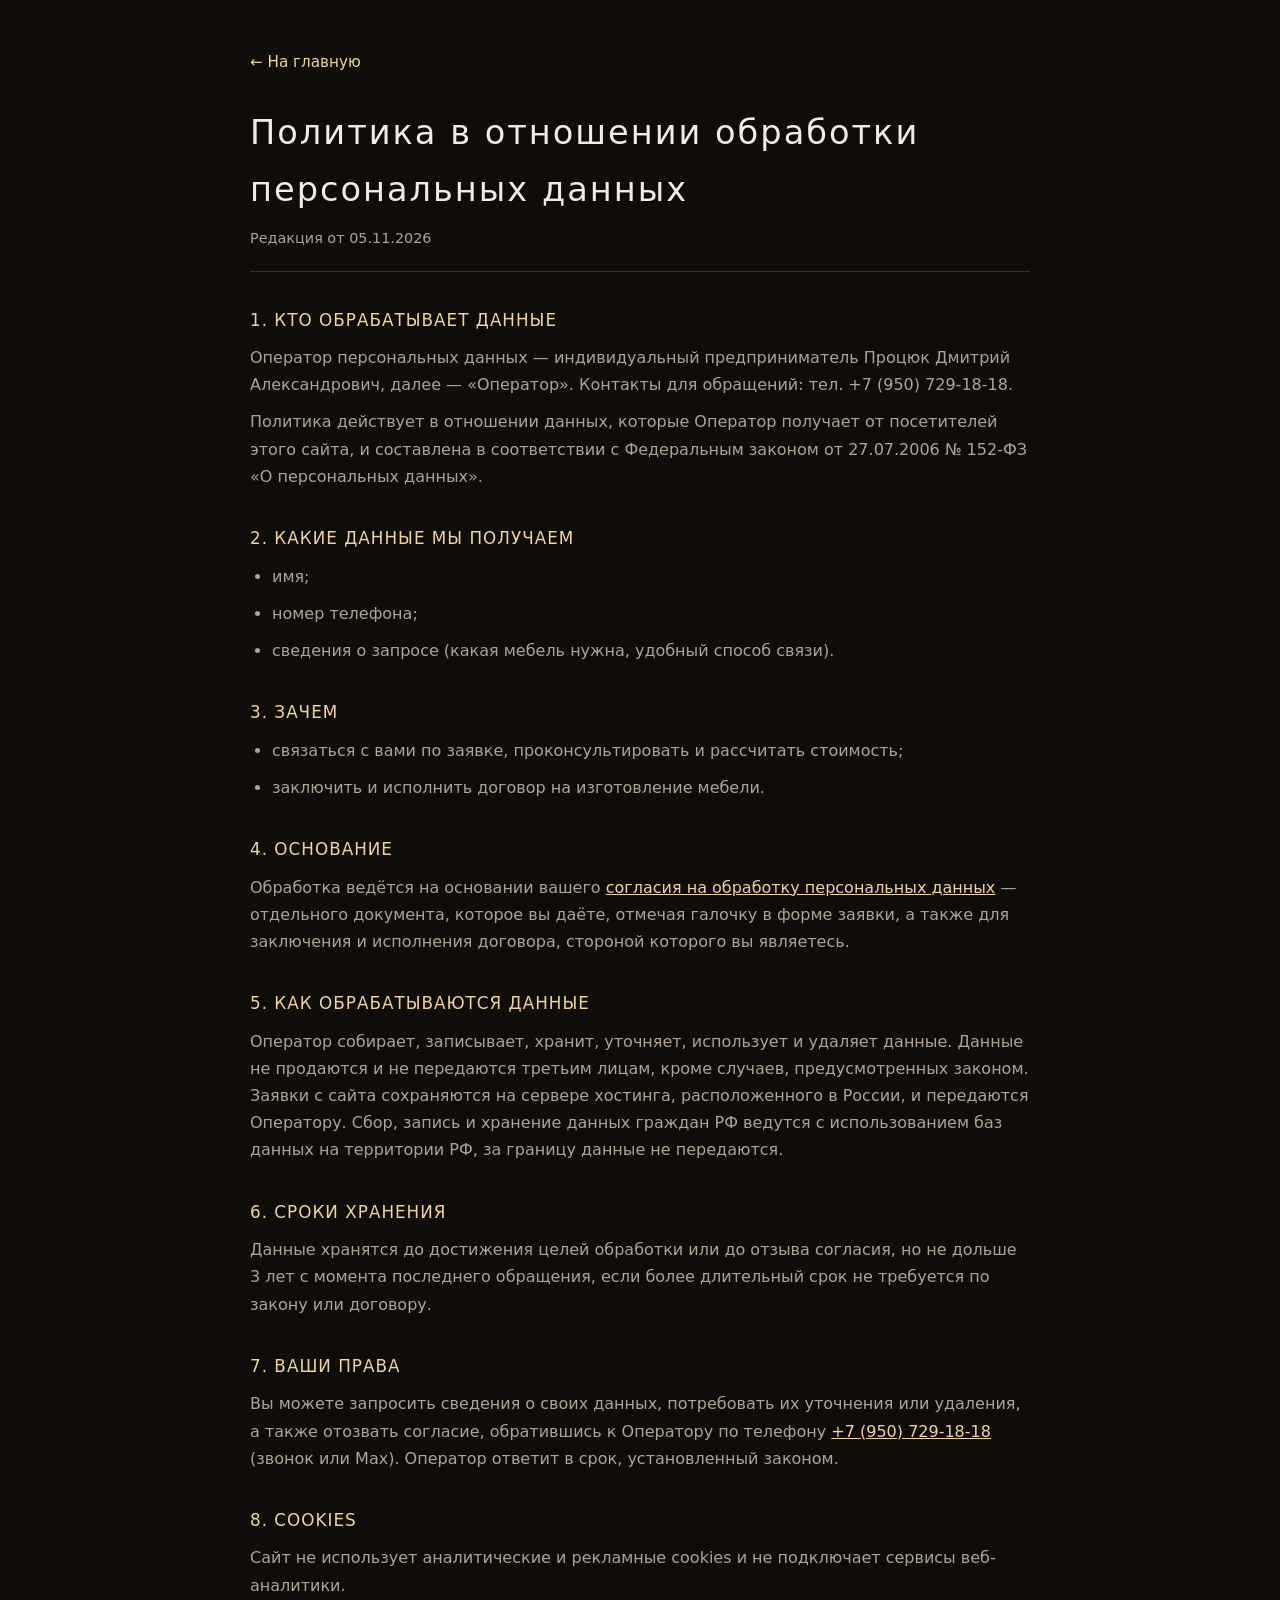
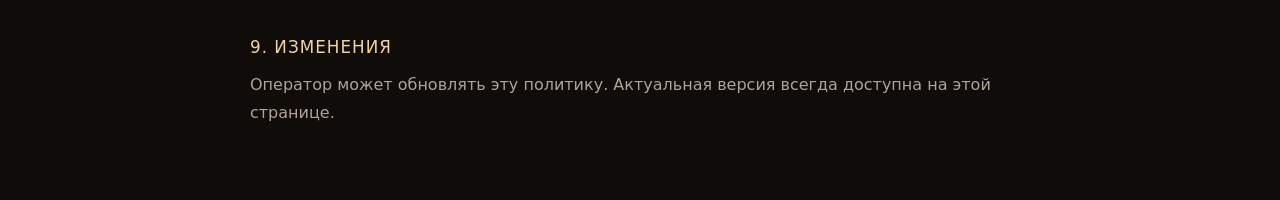
<file: cases/dmitry/privacy.html>
<!DOCTYPE html>
<html lang="ru">
<head>
<meta charset="UTF-8">
<meta name="viewport" content="width=device-width, initial-scale=1.0">
<title>Политика конфиденциальности — «Сделано Хорошо»</title>
<meta name="robots" content="noindex">
<style>
  :root{--bg:#0f0c0a;--text:#f2ece4;--muted:#b0a395;--gold:#f1d3a2;--line:rgba(207,159,102,.24)}
  *{box-sizing:border-box;margin:0;padding:0}
  body{background:var(--bg);color:var(--text);font-family:"Segoe UI",system-ui,-apple-system,Roboto,Arial,sans-serif;line-height:1.7;padding:48px 20px 64px}
  main{max-width:780px;margin:0 auto}
  a{color:var(--gold)}
  h1{font-weight:300;font-size:clamp(1.5rem,4vw,2.1rem);letter-spacing:.06em;margin-bottom:8px}
  h2{font-weight:500;font-size:1.05rem;letter-spacing:.06em;text-transform:uppercase;color:var(--gold);margin:34px 0 10px}
  p,li{color:var(--muted);margin-bottom:10px}
  ul{padding-left:22px}
  .back{display:inline-block;margin-bottom:28px;text-decoration:none;font-size:.95rem}
  .date{font-size:.9rem;border-bottom:1px solid var(--line);padding-bottom:20px}
</style>
</head>
<body>
<main>
  <a class="back" href="landing.html">← На главную</a>
  <h1>Политика в отношении обработки персональных данных</h1>
  <p class="date">Редакция от 05.11.2026</p>

  <h2>1. Кто обрабатывает данные</h2>
  <p>Оператор персональных данных — индивидуальный предприниматель Процюк Дмитрий Александрович, далее — «Оператор». Контакты для обращений: тел. +7 (950) 729-18-18.</p>
  <p>Политика действует в отношении данных, которые Оператор получает от посетителей этого сайта, и составлена в соответствии с Федеральным законом от 27.07.2006 № 152-ФЗ «О персональных данных».</p>

  <h2>2. Какие данные мы получаем</h2>
  <ul>
    <li>имя;</li>
    <li>номер телефона;</li>
    <li>сведения о запросе (какая мебель нужна, удобный способ связи).</li>
  </ul>

  <h2>3. Зачем</h2>
  <ul>
    <li>связаться с вами по заявке, проконсультировать и рассчитать стоимость;</li>
    <li>заключить и исполнить договор на изготовление мебели.</li>
  </ul>

  <h2>4. Основание</h2>
  <p>Обработка ведётся на основании вашего <a href="consent.html">согласия на обработку персональных данных</a> — отдельного документа, которое вы даёте, отмечая галочку в форме заявки, а также для заключения и исполнения договора, стороной которого вы являетесь.</p>

  <h2>5. Как обрабатываются данные</h2>
  <p>Оператор собирает, записывает, хранит, уточняет, использует и удаляет данные. Данные не продаются и не передаются третьим лицам, кроме случаев, предусмотренных законом. Заявки с сайта сохраняются на сервере хостинга, расположенного в России, и передаются Оператору. Сбор, запись и хранение данных граждан РФ ведутся с использованием баз данных на территории РФ, за границу данные не передаются.</p>

  <h2>6. Сроки хранения</h2>
  <p>Данные хранятся до достижения целей обработки или до отзыва согласия, но не дольше 3 лет с момента последнего обращения, если более длительный срок не требуется по закону или договору.</p>

  <h2>7. Ваши права</h2>
  <p>Вы можете запросить сведения о своих данных, потребовать их уточнения или удаления, а также отозвать согласие, обратившись к Оператору по телефону <a href="tel:+79507291818">+7 (950) 729-18-18</a> (звонок или Max). Оператор ответит в срок, установленный законом.</p>

  <h2>8. Cookies</h2>
  <p>Сайт не использует аналитические и рекламные cookies и не подключает сервисы веб-аналитики.</p>

  <h2>9. Изменения</h2>
  <p>Оператор может обновлять эту политику. Актуальная версия всегда доступна на этой странице.</p>
</main>
</body>
</html>
</file>
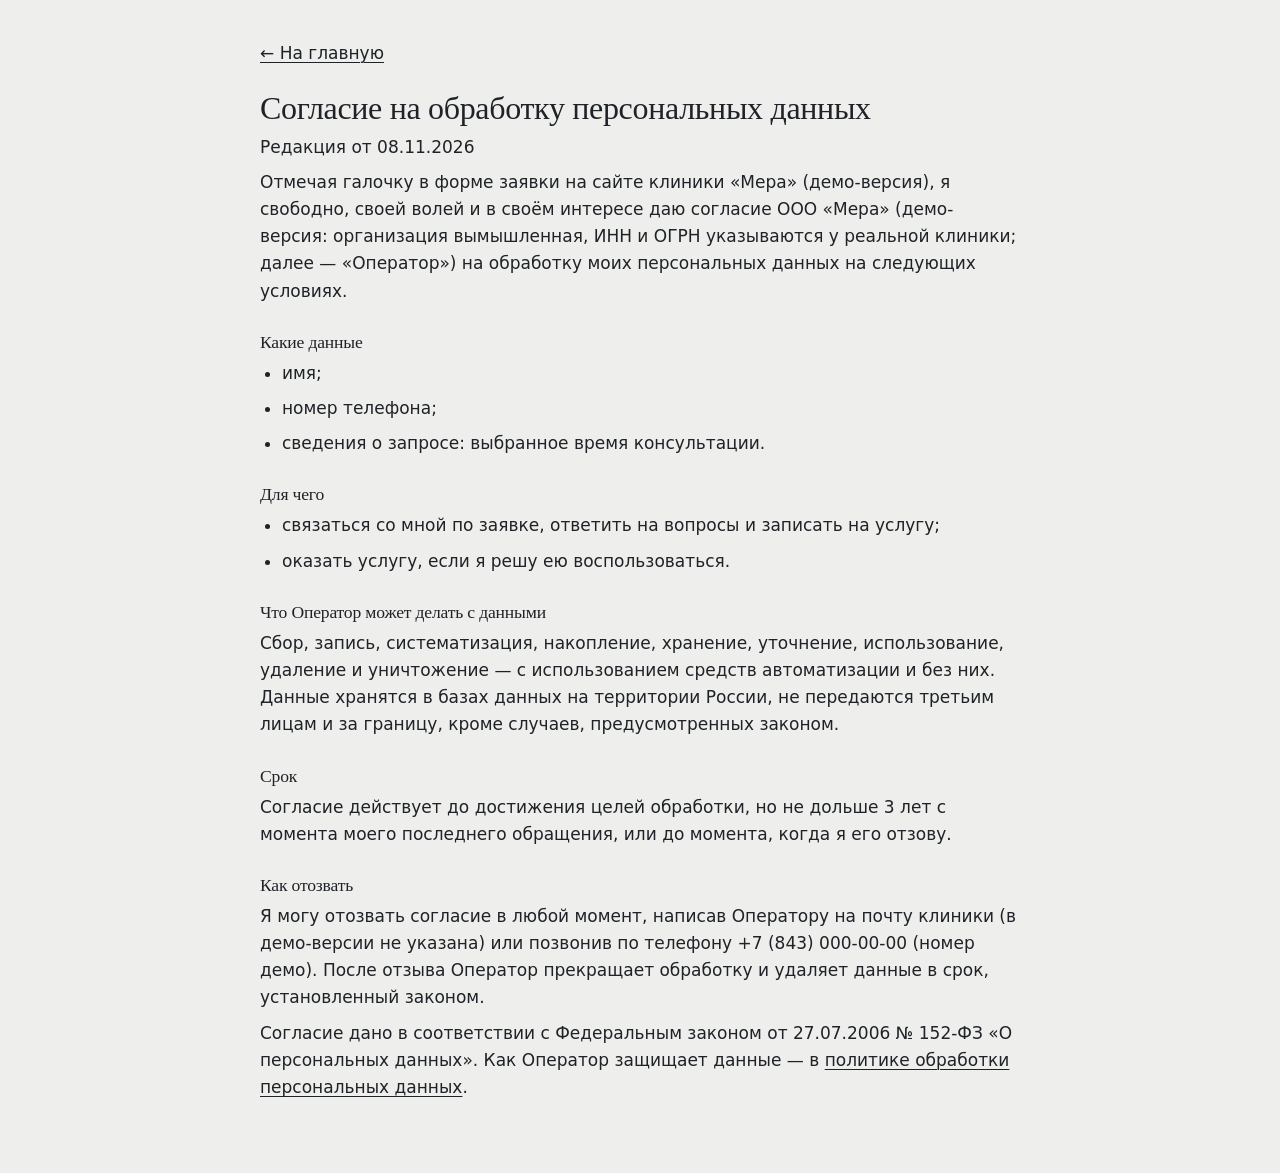
<file: cases/mera/consent.html>
<!DOCTYPE html>
<html lang="ru">
<head>
<meta charset="UTF-8">
<meta name="viewport" content="width=device-width, initial-scale=1.0">
<title>Согласие на обработку персональных данных — клиника «Мера» (демо)</title>
<meta name="robots" content="noindex">
<link rel="stylesheet" href="style.css">
<style>
  main { width: min(100% - 32px, 760px); margin: 0 auto; padding: 40px 0 64px; }
  h1 { font-size: clamp(1.5rem, 4vw, 2rem); margin-bottom: 8px; }
  h2 { font-size: 1.1rem; margin: 28px 0 8px; }
  p, li { color: var(--muted); margin-bottom: 8px; }
  ul { padding-left: 22px; }
  .back { display: inline-block; margin-bottom: 24px; }
</style>
</head>
<body>
<main>
  <a class="back" href="index.html">← На главную</a>
  <h1>Согласие на обработку персональных данных</h1>
  <p class="small">Редакция от 08.11.2026</p>

  <p>Отмечая галочку в форме заявки на сайте клиники «Мера» (демо-версия), я свободно, своей волей и в своём интересе даю согласие ООО «Мера» (демо-версия: организация вымышленная, ИНН и ОГРН указываются у реальной клиники; далее — «Оператор») на обработку моих персональных данных на следующих условиях.</p>

  <h2>Какие данные</h2>
  <ul>
    <li>имя;</li>
    <li>номер телефона;</li>
    <li>сведения о запросе: выбранное время консультации.</li>
  </ul>

  <h2>Для чего</h2>
  <ul>
    <li>связаться со мной по заявке, ответить на вопросы и записать на услугу;</li>
    <li>оказать услугу, если я решу ею воспользоваться.</li>
  </ul>

  <h2>Что Оператор может делать с данными</h2>
  <p>Сбор, запись, систематизация, накопление, хранение, уточнение, использование, удаление и уничтожение — с использованием средств автоматизации и без них. Данные хранятся в базах данных на территории России, не передаются третьим лицам и за границу, кроме случаев, предусмотренных законом.</p>

  <h2>Срок</h2>
  <p>Согласие действует до достижения целей обработки, но не дольше 3 лет с момента моего последнего обращения, или до момента, когда я его отзову.</p>

  <h2>Как отозвать</h2>
  <p>Я могу отозвать согласие в любой момент, написав Оператору на почту клиники (в демо-версии не указана) или позвонив по телефону +7 (843) 000-00-00 (номер демо). После отзыва Оператор прекращает обработку и удаляет данные в срок, установленный законом.</p>

  <p>Согласие дано в соответствии с Федеральным законом от 27.07.2006 № 152-ФЗ «О персональных данных». Как Оператор защищает данные — в <a href="privacy.html">политике обработки персональных данных</a>.</p>
</main>
</body>
</html>
</file>
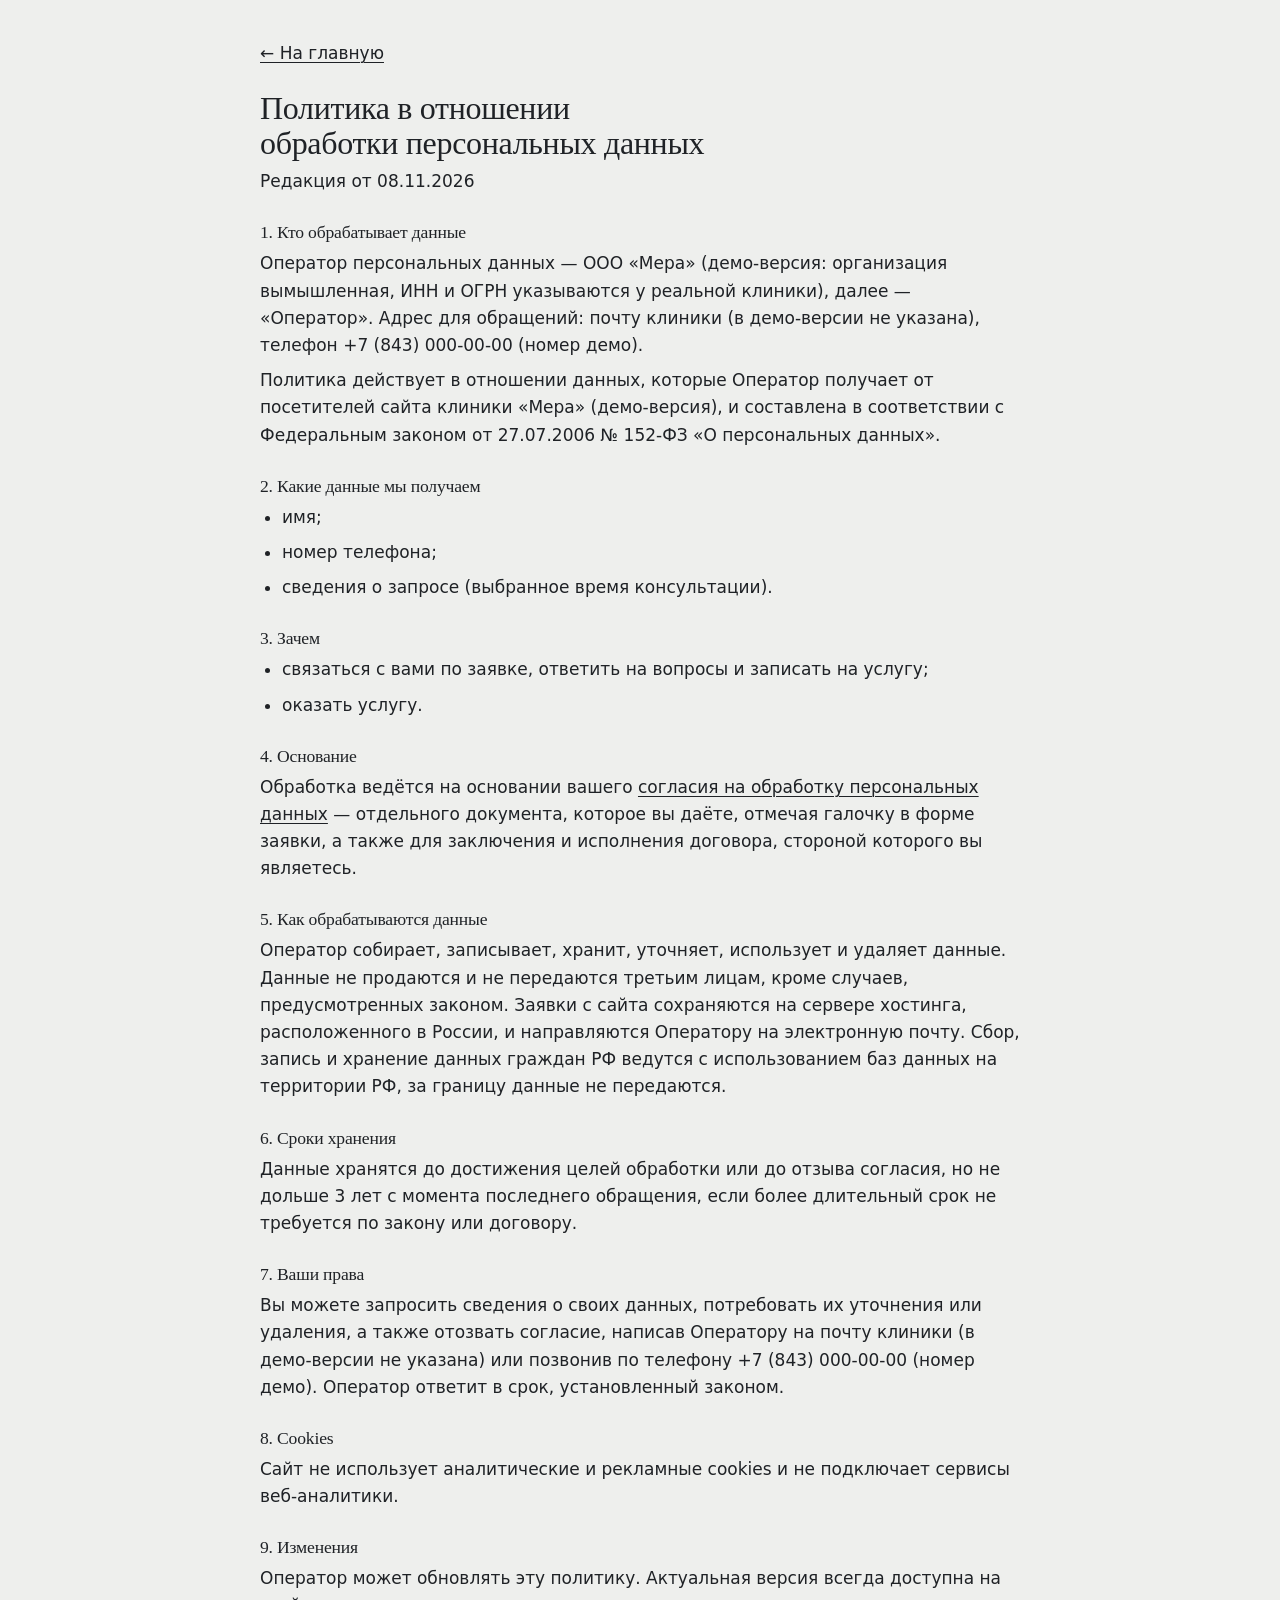
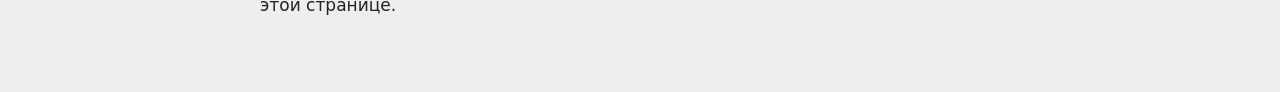
<file: cases/mera/privacy.html>
<!DOCTYPE html>
<html lang="ru">
<head>
<meta charset="UTF-8">
<meta name="viewport" content="width=device-width, initial-scale=1.0">
<title>Политика обработки персональных данных — клиника «Мера» (демо)</title>
<meta name="robots" content="noindex">
<link rel="stylesheet" href="style.css">
<style>
  main { width: min(100% - 32px, 760px); margin: 0 auto; padding: 40px 0 64px; }
  h1 { font-size: clamp(1.5rem, 4vw, 2rem); margin-bottom: 8px; }
  h2 { font-size: 1.1rem; margin: 28px 0 8px; }
  p, li { color: var(--muted); margin-bottom: 8px; }
  ul { padding-left: 22px; }
  .back { display: inline-block; margin-bottom: 24px; }
</style>
</head>
<body>
<main>
  <a class="back" href="index.html">← На главную</a>
  <h1>Политика в отношении обработки персональных данных</h1>
  <p class="small">Редакция от 08.11.2026</p>

  <h2>1. Кто обрабатывает данные</h2>
  <p>Оператор персональных данных — ООО «Мера» (демо-версия: организация вымышленная, ИНН и ОГРН указываются у реальной клиники), далее — «Оператор». Адрес для обращений: почту клиники (в демо-версии не указана), телефон +7 (843) 000-00-00 (номер демо).</p>
  <p>Политика действует в отношении данных, которые Оператор получает от посетителей сайта клиники «Мера» (демо-версия), и составлена в соответствии с Федеральным законом от 27.07.2006 № 152-ФЗ «О персональных данных».</p>

  <h2>2. Какие данные мы получаем</h2>
  <ul>
    <li>имя;</li>
    <li>номер телефона;</li>
    <li>сведения о запросе (выбранное время консультации).</li>
  </ul>

  <h2>3. Зачем</h2>
  <ul>
    <li>связаться с вами по заявке, ответить на вопросы и записать на услугу;</li>
    <li>оказать услугу.</li>
  </ul>

  <h2>4. Основание</h2>
  <p>Обработка ведётся на основании вашего <a href="consent.html">согласия на обработку персональных данных</a> — отдельного документа, которое вы даёте, отмечая галочку в форме заявки, а также для заключения и исполнения договора, стороной которого вы являетесь.</p>

  <h2>5. Как обрабатываются данные</h2>
  <p>Оператор собирает, записывает, хранит, уточняет, использует и удаляет данные. Данные не продаются и не передаются третьим лицам, кроме случаев, предусмотренных законом. Заявки с сайта сохраняются на сервере хостинга, расположенного в России, и направляются Оператору на электронную почту. Сбор, запись и хранение данных граждан РФ ведутся с использованием баз данных на территории РФ, за границу данные не передаются.</p>

  <h2>6. Сроки хранения</h2>
  <p>Данные хранятся до достижения целей обработки или до отзыва согласия, но не дольше 3 лет с момента последнего обращения, если более длительный срок не требуется по закону или договору.</p>

  <h2>7. Ваши права</h2>
  <p>Вы можете запросить сведения о своих данных, потребовать их уточнения или удаления, а также отозвать согласие, написав Оператору на почту клиники (в демо-версии не указана) или позвонив по телефону +7 (843) 000-00-00 (номер демо). Оператор ответит в срок, установленный законом.</p>

  <h2>8. Cookies</h2>
  <!-- Нет Метрики — оставить этот абзац. Есть Метрика — заменить на описание Метрики и cookie-баннера (юр-минимум). -->
  <p>Сайт не использует аналитические и рекламные cookies и не подключает сервисы веб-аналитики.</p>

  <h2>9. Изменения</h2>
  <p>Оператор может обновлять эту политику. Актуальная версия всегда доступна на этой странице.</p>
</main>
</body>
</html>
</file>
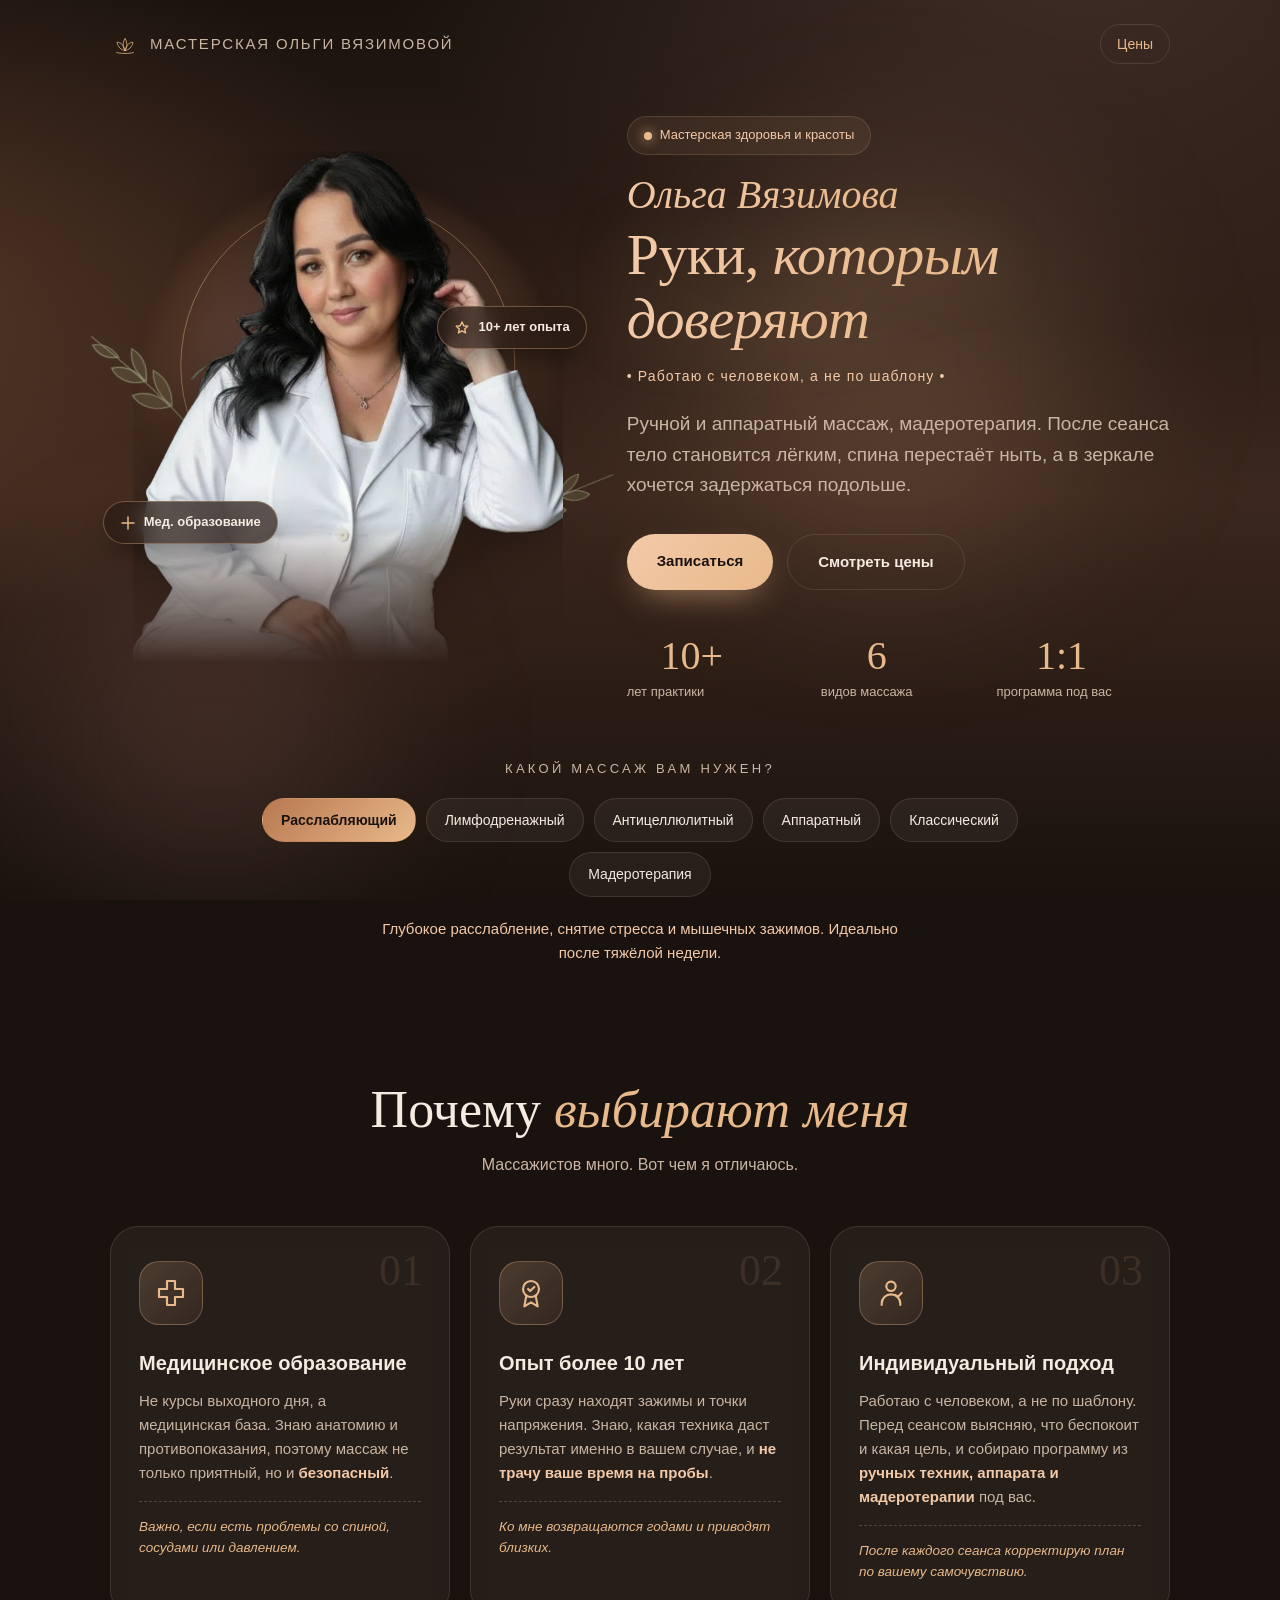
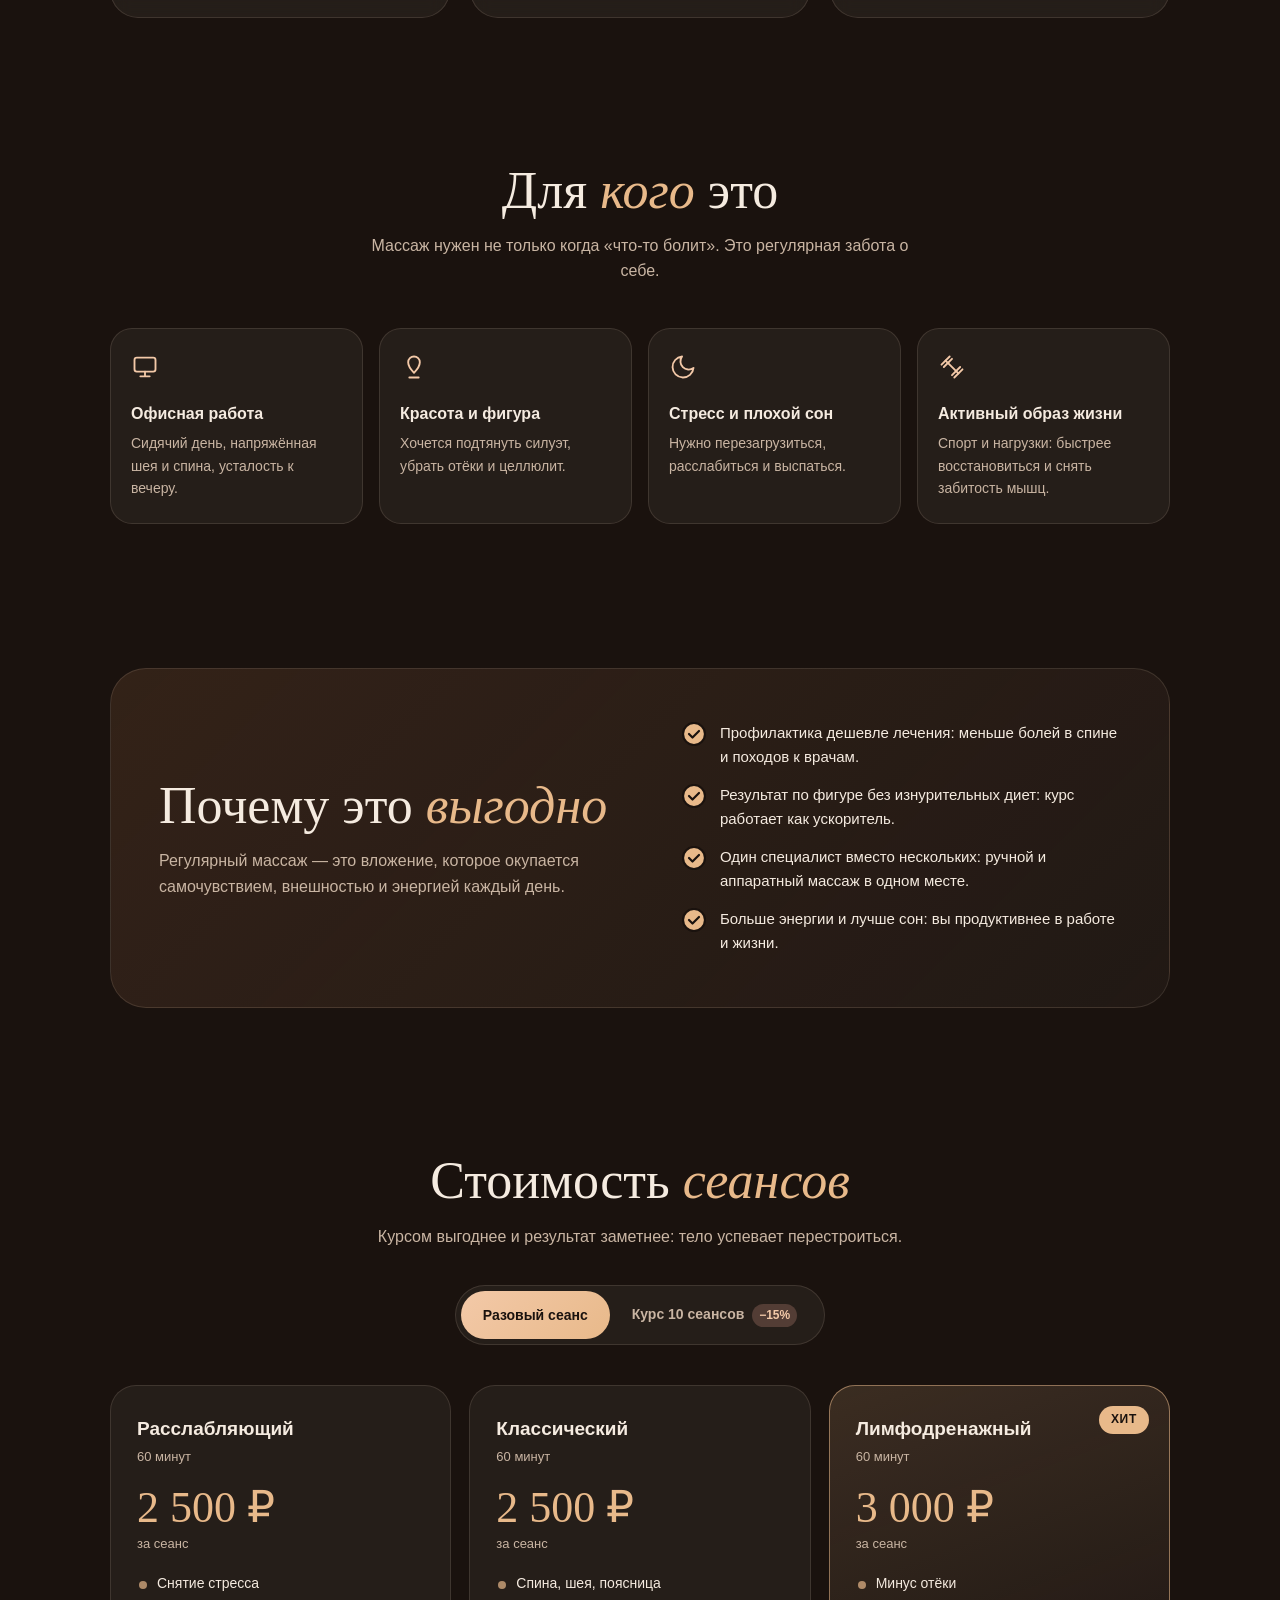
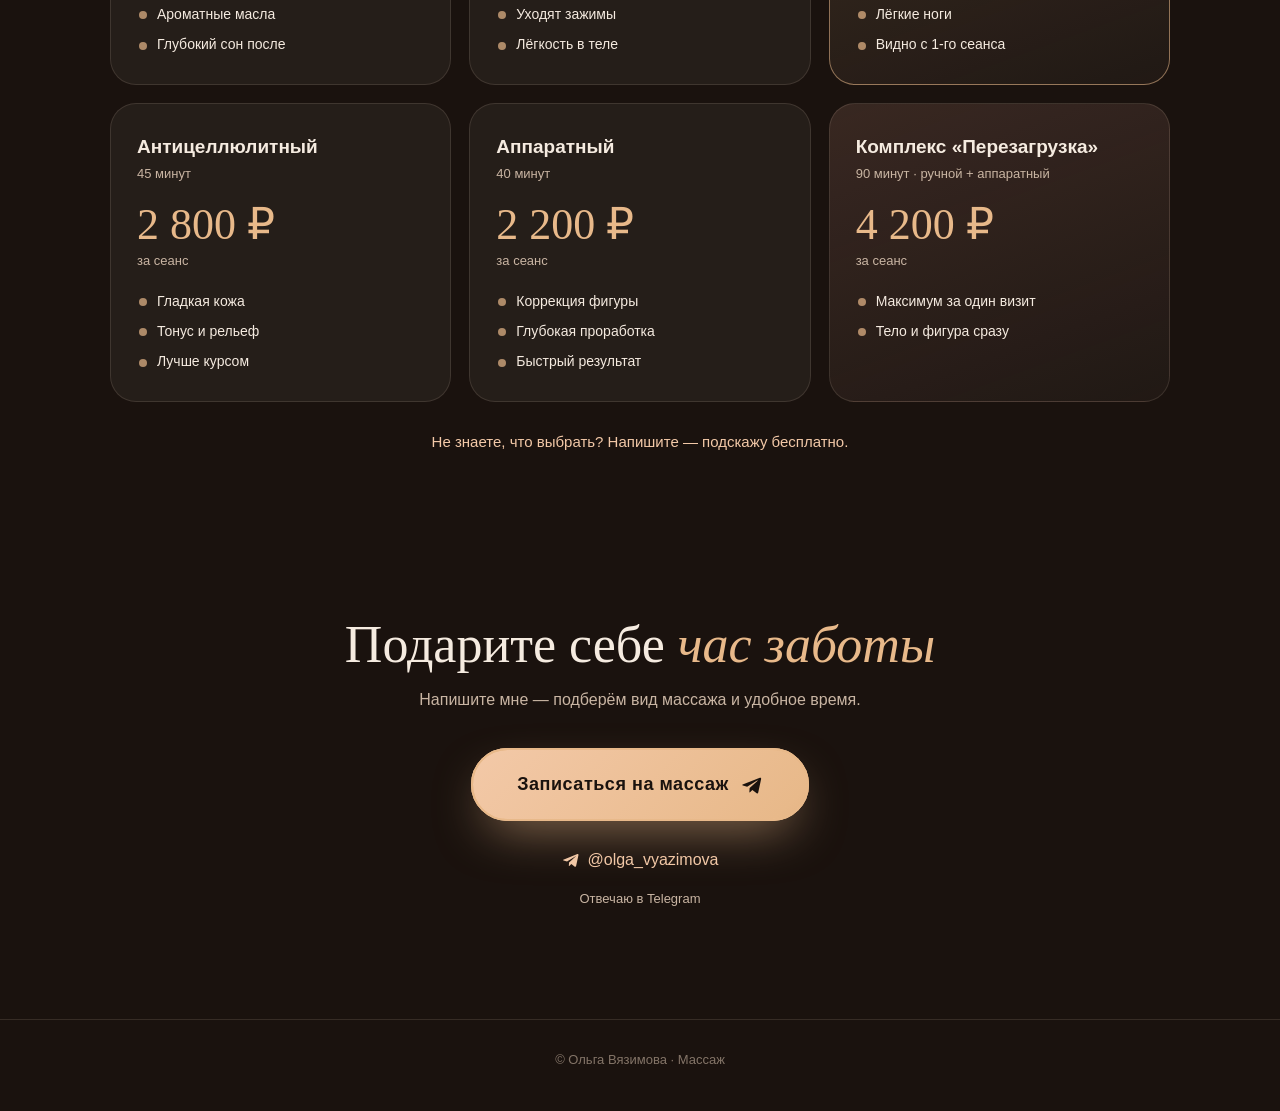
<file: cases/olga/landing.html>
<!DOCTYPE html>
<html lang="ru">
<head>
<meta charset="UTF-8">
<meta name="viewport" content="width=device-width, initial-scale=1.0">
<title>Массаж — Ольга Вязимова</title>
<meta name="description" content="Профессиональный массаж: расслабляющий, лимфодренажный, антицеллюлитный, аппаратный. Опыт более 10 лет. Запись в Telegram @olga_vyazimova">
<link rel="icon" href="favicon.svg" type="image/svg+xml">
<meta property="og:type" content="website">
<meta property="og:title" content="Массаж — Ольга Вязимова">
<meta property="og:description" content="Ручной и аппаратный массаж, мадеротерапия. Опыт более 10 лет. Запись в Telegram.">
<meta property="og:image" content="img/olga.webp">
<style>
  :root{
    --bg1:#1a120e;
    --bg2:#2a1c15;
    --bg3:#3b271d;
    --card:rgba(255,240,225,.05);
    --line:rgba(255,230,205,.12);
    --text:#f5ebe0;
    --muted:#c9b5a3;
    --gold:#e8b98a;
    --peach:#f3c9a8;
    --rose:#d99a8a;
    --copper:#b8784f;
  }
  *{box-sizing:border-box;margin:0;padding:0}
  html{scroll-behavior:smooth}
  html{background:var(--bg1);overflow-x:hidden}
  body{
    font-family:"Segoe UI","Helvetica Neue",Arial,sans-serif;
    color:var(--text);
    background:var(--bg1);
    min-height:100vh;
    overflow-x:hidden;
    line-height:1.6;
    position:relative;
  }
  .bg{
    position:fixed;inset:0;z-index:0;overflow:hidden;pointer-events:none;
    background:
      radial-gradient(1200px 700px at 85% -10%,rgba(217,154,138,.22),transparent 60%),
      radial-gradient(900px 600px at -10% 30%,rgba(184,120,79,.25),transparent 60%),
      linear-gradient(180deg,var(--bg1) 0%,var(--bg3) 55%,var(--bg1) 100%);
  }
  .glow{position:absolute;border-radius:50%;filter:blur(90px);animation:drift 20s ease-in-out infinite}
  .g1{width:380px;height:380px;background:rgba(232,185,138,.18);top:20%;left:55%}
  .g2{width:300px;height:300px;background:rgba(217,154,138,.15);top:65%;left:5%;animation-delay:-10s}
  @keyframes drift{0%,100%{transform:translate(0,0)}50%{transform:translate(-40px,30px)}}

  .wrap{position:relative;z-index:1;max-width:1100px;margin:0 auto;padding:0 20px}
  section{padding:72px 0}

  /* появление при прокрутке */
  .reveal{opacity:0;transform:translateY(30px);transition:opacity .9s ease,transform .9s cubic-bezier(.2,.8,.2,1)}
  .reveal.in{opacity:1;transform:none}

  /* шапка */
  header{display:flex;justify-content:space-between;align-items:center;padding:24px 0}
  .brand{display:flex;align-items:center;gap:10px;font-size:15px;letter-spacing:.12em;text-transform:uppercase;color:var(--muted)}
  .brand svg{width:30px;height:30px;stroke:var(--gold);fill:none;stroke-width:1.6;stroke-linecap:round;stroke-linejoin:round}
  .top-link{color:var(--gold);text-decoration:none;font-size:14px;border:1px solid var(--line);padding:8px 16px;border-radius:999px;transition:background .3s,border-color .3s}
  .top-link:hover{background:rgba(232,185,138,.1);border-color:var(--gold)}

  /* hero */
  .hero{text-align:center;padding:64px 0 40px}
  .badge{display:inline-flex;align-items:center;gap:8px;font-size:13px;color:var(--peach);background:rgba(232,185,138,.08);border:1px solid var(--line);padding:8px 16px;border-radius:999px;margin-bottom:28px}
  .badge i{width:8px;height:8px;border-radius:50%;background:var(--gold);box-shadow:0 0 12px var(--gold);animation:blink 2s ease-in-out infinite}
  @keyframes blink{50%{opacity:.3}}
  h1{
    font-family:"Cormorant Garamond","Playfair Display",Georgia,"Times New Roman",serif;
    font-weight:500;
    font-size:clamp(64px,16vw,150px);
    line-height:.95;
    letter-spacing:-.01em;
    background:linear-gradient(100deg,var(--peach) 0%,var(--gold) 25%,#fff3e6 45%,var(--rose) 70%,var(--gold) 100%);
    background-size:250% auto;
    -webkit-background-clip:text;background-clip:text;
    -webkit-text-fill-color:transparent;color:transparent;
    filter:drop-shadow(0 0 30px rgba(232,185,138,.25));
    animation:shine 8s linear infinite;
  }
  @keyframes shine{to{background-position:250% center}}
  .lead{max-width:640px;margin:22px auto 0;font-size:clamp(16px,2.2vw,19px);color:var(--muted)}

  /* виды массажа */
  .types{display:flex;flex-wrap:wrap;justify-content:center;gap:10px;margin:36px auto 0;max-width:760px}
  .chip{
    font:inherit;font-size:14px;color:var(--text);cursor:pointer;
    background:var(--card);border:1px solid var(--line);
    padding:10px 18px;border-radius:999px;
    transition:all .3s ease;
  }
  .chip:hover{border-color:var(--gold);transform:translateY(-2px)}
  .chip.active{background:linear-gradient(135deg,var(--copper),var(--gold));color:var(--bg1);border-color:transparent;font-weight:600}
  .type-desc{
    max-width:560px;margin:20px auto 0;min-height:52px;
    font-size:15px;color:var(--peach);
    transition:opacity .3s ease;
  }

  .h2{
    font-family:"Cormorant Garamond","Playfair Display",Georgia,serif;
    font-weight:500;font-size:clamp(34px,6vw,52px);line-height:1.1;text-align:center;
  }
  .h2 em{font-style:italic;color:var(--gold)}
  .sub{text-align:center;color:var(--muted);max-width:560px;margin:14px auto 0}

  /* преимущества */
  .cards{display:grid;grid-template-columns:repeat(3,1fr);gap:20px;margin-top:48px}
  .card{
    position:relative;overflow:hidden;
    background:var(--card);
    border:1px solid var(--line);
    border-radius:28px;padding:34px 28px;
    backdrop-filter:blur(10px);-webkit-backdrop-filter:blur(10px);
    transition:transform .45s cubic-bezier(.2,.8,.2,1),border-color .45s,box-shadow .45s;
  }
  .card::before{
    content:"";position:absolute;inset:0;border-radius:inherit;pointer-events:none;
    background:radial-gradient(400px circle at var(--mx,50%) var(--my,0%),rgba(232,185,138,.14),transparent 45%);
    opacity:0;transition:opacity .4s;
  }
  .card:hover{transform:translateY(-8px);border-color:rgba(232,185,138,.4);box-shadow:0 30px 60px -30px rgba(0,0,0,.8)}
  .card:hover::before{opacity:1}
  .icon{
    width:64px;height:64px;border-radius:20px;display:grid;place-items:center;margin-bottom:22px;
    background:linear-gradient(135deg,rgba(232,185,138,.2),rgba(217,154,138,.08));
    border:1px solid rgba(232,185,138,.3);
    transition:transform .5s cubic-bezier(.3,1.6,.5,1);
  }
  .card:hover .icon{transform:rotate(-8deg) scale(1.08)}
  .icon svg{width:32px;height:32px;stroke:var(--gold);fill:none;stroke-width:1.6;stroke-linecap:round;stroke-linejoin:round}
  .num{position:absolute;top:22px;right:26px;font-family:Georgia,serif;font-size:44px;color:rgba(232,185,138,.12);line-height:1}
  .card h3{font-size:20px;font-weight:600;margin-bottom:10px;color:var(--text)}
  .card p{font-size:15px;color:var(--muted)}
  .card p b{color:var(--peach);font-weight:600}
  .card .vs{
    margin-top:16px;padding-top:14px;border-top:1px dashed rgba(232,185,138,.25);
    font-size:13.5px;color:var(--gold);font-style:italic;
  }
  /* для кого */
  .who{display:grid;grid-template-columns:repeat(4,1fr);gap:16px;margin-top:44px}
  .who-item{
    background:var(--card);border:1px solid var(--line);border-radius:22px;padding:24px 20px;
    transition:border-color .3s,transform .3s;
  }
  .who-item:hover{border-color:rgba(232,185,138,.4);transform:translateY(-4px)}
  .who-item svg{width:28px;height:28px;stroke:var(--peach);fill:none;stroke-width:1.6;stroke-linecap:round;stroke-linejoin:round;margin-bottom:12px}
  .who-item h4{font-size:16px;margin-bottom:6px}
  .who-item p{font-size:14px;color:var(--muted)}

  /* почему выгодно */
  .benefit{
    display:grid;grid-template-columns:1.1fr 1fr;gap:40px;align-items:center;
    background:linear-gradient(135deg,rgba(184,120,79,.16),rgba(255,240,225,.03));
    border:1px solid var(--line);border-radius:36px;padding:52px 48px;
  }
  .benefit .h2{text-align:left}
  .benefit .sub{text-align:left;margin-left:0}
  .list{list-style:none;display:grid;gap:14px}
  .list li{display:flex;gap:14px;align-items:flex-start;font-size:15px;color:var(--text)}
  .list svg{flex:none;width:24px;height:24px;margin-top:1px;stroke:var(--bg1);fill:var(--gold);stroke-width:2.2;stroke-linecap:round;stroke-linejoin:round}

  /* CTA */
  .cta-sec{text-align:center;padding:90px 0 110px;overflow:hidden;margin:0 -20px;padding-left:20px;padding-right:20px}
  .btn{
    position:relative;display:inline-flex;align-items:center;gap:12px;
    margin-top:36px;padding:22px 46px;border-radius:999px;
    font-size:18px;font-weight:600;letter-spacing:.03em;text-decoration:none;
    color:var(--bg1);
    background:linear-gradient(135deg,var(--peach),var(--gold) 50%,var(--copper));
    background-size:200% auto;
    box-shadow:0 20px 50px -15px rgba(232,185,138,.6);
    transition:transform .3s ease,background-position .6s ease;
    animation:pulse 2.4s ease-out infinite;
    isolation:isolate;
  }
  .btn::before,.btn::after{
    content:"";position:absolute;inset:0;border-radius:inherit;z-index:-1;
    border:2px solid var(--gold);
    animation:ring 2.4s ease-out infinite;
  }
  .btn::after{animation-delay:1.2s}
  @keyframes ring{0%{transform:scale(1);opacity:.8}100%{transform:scale(1.35,1.7);opacity:0}}
  @keyframes pulse{0%,100%{transform:scale(1)}50%{transform:scale(1.04)}}
  .btn:hover{animation-play-state:paused;transform:translateY(-3px) scale(1.05);background-position:right center}
  .btn:hover::before,.btn:hover::after{animation-play-state:paused}
  .btn svg{width:22px;height:22px;fill:currentColor;transition:transform .35s}
  .btn:hover svg{transform:translateX(5px) rotate(-12deg)}

  .tg{
    display:inline-flex;align-items:center;gap:8px;margin-top:26px;
    color:var(--peach);text-decoration:none;font-size:16px;
    border-bottom:1px solid transparent;transition:color .3s,border-color .3s;
  }
  .tg svg{width:18px;height:18px;fill:currentColor}
  .tg:hover{color:var(--gold);border-color:var(--gold)}
  .note{display:block;margin-top:12px;font-size:13px;color:var(--muted)}

  /* hero additions */
  h1{font-size:clamp(34px,5.5vw,58px);line-height:1.1;margin-top:6px}
  .h1-alt{font-style:italic}
  .hero{padding-top:28px}
  .badge{margin-bottom:34px}

  /* портрет: вырезанная фигура */
  .portrait{position:relative;width:min(400px,86vw);margin:0 auto 18px;aspect-ratio:640/770}
  .halo{
    position:absolute;left:50%;top:6%;width:96%;aspect-ratio:1;transform:translateX(-50%);border-radius:50%;
    background:radial-gradient(circle at 50% 45%,rgba(243,201,168,.55),rgba(217,154,138,.28) 38%,rgba(184,120,79,.12) 58%,transparent 72%);
    filter:blur(6px);
    animation:halo 6s ease-in-out infinite;
  }
  @keyframes halo{0%,100%{transform:translateX(-50%) scale(1);opacity:.9}50%{transform:translateX(-50%) scale(1.05);opacity:1}}
  .ring{
    position:absolute;left:50%;top:9%;width:78%;aspect-ratio:1;transform:translateX(-50%);border-radius:50%;
    border:1px solid rgba(232,185,138,.45);
  }
  .ring::after{ /* бегущая точка по кольцу */
    content:"";position:absolute;top:-4px;left:50%;width:7px;height:7px;margin-left:-3.5px;border-radius:50%;
    background:var(--gold);box-shadow:0 0 12px 3px rgba(232,185,138,.7);
    transform-origin:3.5px calc(min(400px,86vw)*.39 + 4px);
    animation:orbit 14s linear infinite;
  }
  @keyframes orbit{to{transform:rotate(360deg)}}
  .person{position:absolute;inset:0;z-index:2;
    -webkit-mask-image:linear-gradient(180deg,#000 72%,transparent 99%);mask-image:linear-gradient(180deg,#000 72%,transparent 99%);
  }
  .person img{
    width:100%;height:100%;object-fit:contain;object-position:bottom;display:block;
    filter:drop-shadow(0 20px 40px rgba(0,0,0,.45)) sepia(.06) saturate(1.02);
    animation:rise 1.4s cubic-bezier(.2,.8,.2,1) both;
  }
  @keyframes rise{from{opacity:0;transform:translateY(24px)}to{opacity:1;transform:none}}
  .leaf{position:absolute;width:110px;height:150px;fill:none;stroke:rgba(178,190,150,.55);stroke-width:1.3;stroke-linecap:round;z-index:2;pointer-events:none}
  .leaf path:not(:first-child){fill:rgba(160,175,130,.18)}
  .leaf-l{left:-40px;top:30%;transform:rotate(-12deg)}
  .leaf-r{right:-40px;bottom:22%;transform:scaleX(-1) rotate(-30deg);width:90px;height:120px}
  .float-chip{
    position:absolute;z-index:3;display:flex;align-items:center;gap:8px;
    font-size:13px;font-weight:600;color:var(--text);white-space:nowrap;
    padding:10px 16px;border-radius:999px;
    background:rgba(42,28,21,.72);backdrop-filter:blur(12px);-webkit-backdrop-filter:blur(12px);
    border:1px solid rgba(232,185,138,.35);
    box-shadow:0 14px 30px -12px rgba(0,0,0,.7);
    animation:bob 5s ease-in-out infinite;
  }
  .float-chip svg{width:16px;height:16px;fill:none;stroke:var(--gold);stroke-width:2.2;stroke-linecap:round;stroke-linejoin:round}
  .c1{left:-30px;bottom:24%}
  .c2{right:-24px;top:30%;animation-delay:-2.5s}
  @keyframes bob{0%,100%{transform:translateY(0)}50%{transform:translateY(-8px)}}
  .name{
    font-family:"Cormorant Garamond","Playfair Display",Georgia,serif;font-style:italic;
    font-size:clamp(30px,4.5vw,40px);line-height:1.1;
    background:linear-gradient(100deg,var(--peach),var(--gold) 50%,var(--rose));
    -webkit-background-clip:text;background-clip:text;-webkit-text-fill-color:transparent;color:transparent;
  }
  .motto{margin-top:14px;font-size:14px;letter-spacing:.08em;color:var(--peach)}
  @media (max-width:520px){
    .c1{left:-6px;bottom:20%;font-size:12px;padding:8px 12px}
    .c2{right:-6px;top:26%;font-size:12px;padding:8px 12px}
    .leaf-l{left:-26px;width:80px;height:110px}
    .leaf-r{right:-22px;width:70px;height:95px}
  }
  .hero-btns{display:flex;gap:14px;justify-content:center;flex-wrap:wrap;margin-top:34px}
  .btn-sm{
    text-decoration:none;font-weight:600;font-size:15px;padding:15px 30px;border-radius:999px;
    transition:transform .3s,background .3s,border-color .3s,box-shadow .3s;
  }
  .btn-sm.primary{color:var(--bg1);background:linear-gradient(135deg,var(--peach),var(--gold));box-shadow:0 14px 34px -14px rgba(232,185,138,.7)}
  .btn-sm.ghost{color:var(--text);border:1px solid var(--line)}
  .btn-sm:hover{transform:translateY(-3px)}
  .btn-sm.ghost:hover{border-color:var(--gold);background:rgba(232,185,138,.08)}
  .stats{display:flex;justify-content:center;gap:clamp(24px,6vw,64px);margin-top:46px;flex-wrap:wrap}
  .stats div{display:flex;flex-wrap:wrap;justify-content:center;align-items:baseline;max-width:130px}
  .stats b{font-family:"Cormorant Garamond",Georgia,serif;font-weight:500;font-size:40px;line-height:1;color:var(--gold)}
  .stats span{flex-basis:100%;font-size:13px;color:var(--muted);margin-top:6px}
  .types-title{margin-top:56px;font-size:13px;letter-spacing:.25em;text-transform:uppercase;color:var(--muted)}
  .types{margin-top:18px}

  /* цены */
  .switch{
    position:relative;display:flex;width:max-content;max-width:100%;margin:36px auto 0;padding:5px;
    background:var(--card);border:1px solid var(--line);border-radius:999px;
  }
  .sw{
    position:relative;z-index:1;font:inherit;font-size:14px;font-weight:600;cursor:pointer;
    background:none;border:0;color:var(--muted);padding:12px 22px;border-radius:999px;transition:color .3s;
  }
  .sw.active{color:var(--bg1)}
  .save{display:inline-block;margin-left:4px;font-size:12px;padding:2px 7px;border-radius:999px;background:rgba(217,154,138,.25);color:var(--peach)}
  .sw.active .save{background:rgba(26,18,14,.15);color:var(--bg1)}
  .sw-bg{
    position:absolute;top:5px;bottom:5px;left:5px;border-radius:999px;
    background:linear-gradient(135deg,var(--peach),var(--gold));
    transition:left .4s cubic-bezier(.3,1.3,.5,1),width .4s cubic-bezier(.3,1.3,.5,1);
  }
  .prices{display:grid;grid-template-columns:repeat(3,1fr);gap:18px;margin-top:40px}
  .price{
    position:relative;background:var(--card);border:1px solid var(--line);border-radius:26px;padding:28px 26px;
    transition:transform .4s cubic-bezier(.2,.8,.2,1),border-color .4s,box-shadow .4s;
  }
  .price:hover{transform:translateY(-6px);border-color:rgba(232,185,138,.4);box-shadow:0 26px 50px -26px rgba(0,0,0,.8)}
  .price.hot{border-color:rgba(232,185,138,.55);background:linear-gradient(160deg,rgba(232,185,138,.16),rgba(255,240,225,.03))}
  .price.combo{grid-column:span 1;background:linear-gradient(160deg,rgba(217,154,138,.16),rgba(255,240,225,.03))}
  .tag{position:absolute;top:20px;right:20px;font-size:12px;font-weight:700;letter-spacing:.06em;text-transform:uppercase;color:var(--bg1);background:var(--gold);padding:4px 12px;border-radius:999px}
  .price h3{font-size:19px;font-weight:600}
  .dur{font-size:13px;color:var(--muted);margin-top:2px}
  .amount{margin-top:18px;font-family:"Cormorant Garamond",Georgia,serif;font-size:44px;line-height:1;color:var(--gold)}
  .val{display:inline-block;transition:transform .3s,opacity .3s}
  .val.flip{transform:translateY(-8px);opacity:0}
  .per{font-size:13px;color:var(--muted);margin-top:4px;min-height:20px}
  .price ul{list-style:none;margin-top:18px;display:grid;gap:8px}
  .price li{font-size:14px;color:var(--text);padding-left:20px;position:relative}
  .price li::before{content:"";position:absolute;left:2px;top:.6em;width:8px;height:8px;border-radius:50%;background:var(--gold);opacity:.7}
  .price-note{text-align:center;margin-top:28px;color:var(--peach);font-size:15px}

  @media (max-width:900px){.prices{grid-template-columns:1fr 1fr}}
  @media (max-width:520px){
    .prices{grid-template-columns:1fr}
    .sw{padding:11px 14px;font-size:13px}
    .stats{gap:14px;flex-wrap:nowrap}
    .stats div{max-width:100px}
    .stats b{font-size:32px}
    .stats span{font-size:12px}
  }

  footer{text-align:center;padding:30px 0 40px;font-size:13px;color:rgba(201,181,163,.6);border-top:1px solid var(--line)}

  @media (max-width:900px){
    .cards{grid-template-columns:1fr}
    .who{grid-template-columns:1fr 1fr}
    .benefit{grid-template-columns:1fr;padding:40px 28px;gap:28px}
  }
  @media (max-width:520px){
    section{padding:56px 0}
    .hero{padding:40px 0 20px}
    .who{grid-template-columns:1fr}
    .btn{padding:19px 30px;font-size:16px}
    .btn::before,.btn::after{animation-name:ringSm}
    @keyframes ringSm{0%{transform:scale(1);opacity:.8}100%{transform:scale(1.12,1.5);opacity:0}}
    .top-link{font-size:13px;padding:7px 12px}
    .brand span{display:none}
  }
  /* компьютер: первый экран в две колонки — заголовок и кнопка видны сразу */
  @media (min-width:1024px){
    .hero{display:grid;grid-template-columns:minmax(0,5fr) minmax(0,6fr);column-gap:64px;text-align:left}
    .hero>.badge{grid-column:2;grid-row:1;align-self:end;justify-self:start;margin-bottom:18px}
    .hero>.portrait{grid-column:1;grid-row:1/3;width:100%;max-width:430px;margin:0 0 0 auto;align-self:center}
    .hero-text{grid-column:2;grid-row:2;align-self:start}
    .hero-text .lead{margin-left:0}
    .hero-text .hero-btns,.hero-text .stats{justify-content:flex-start}
    .hero>.types-title,.hero>.types,.hero>.type-desc{grid-column:1/-1;text-align:center}
  }
  @media (prefers-reduced-motion:reduce){
    *,*::before,*::after{animation:none!important;transition:none!important}
    .reveal{opacity:1;transform:none}
  }
</style>
</head>
<body>
<div class="bg"><div class="glow g1"></div><div class="glow g2"></div></div>

<div class="wrap">
  <header>
    <div class="brand">
      <svg viewBox="0 0 64 64" aria-hidden="true"><path d="M32 46c-5-6-6-15 0-26 6 11 5 20 0 26z"/><path d="M32 46c-8-1-15-7-17-18 9 1 15 7 17 18z"/><path d="M32 46c8-1 15-7 17-18-9 1-15 7-17 18z"/><path d="M14 50c6 3 30 3 36 0"/></svg>
      <span>Мастерская Ольги Вязимовой</span>
    </div>
    <a class="top-link" href="#prices">Цены</a>
  </header>

  <!-- HERO -->
  <section class="hero">
    <div class="badge reveal"><i></i> Мастерская здоровья и красоты</div>

    <div class="portrait reveal">
      <svg class="leaf leaf-l" viewBox="0 0 120 160" aria-hidden="true"><path d="M100 150C80 110 50 70 10 20"/><path d="M78 112c-18 2-32-6-38-20 16-2 30 6 38 20z"/><path d="M80 112c4-18 0-32-12-42-4 16 2 30 12 42z"/><path d="M56 80c-16 0-28-8-32-22 15 0 27 8 32 22z"/><path d="M58 80c5-16 2-29-8-38-5 14-1 27 8 38z"/><path d="M34 48c-13-1-22-8-25-19 12 1 21 8 25 19z"/></svg>
      <svg class="leaf leaf-r" viewBox="0 0 120 160" aria-hidden="true"><path d="M100 150C80 110 50 70 10 20"/><path d="M78 112c-18 2-32-6-38-20 16-2 30 6 38 20z"/><path d="M80 112c4-18 0-32-12-42-4 16 2 30 12 42z"/><path d="M56 80c-16 0-28-8-32-22 15 0 27 8 32 22z"/><path d="M58 80c5-16 2-29-8-38-5 14-1 27 8 38z"/></svg>
      <div class="halo"></div>
      <div class="ring"></div>
      <div class="person">
        <img src="img/olga.webp" width="640" height="770" alt="Ольга Вязимова, массажист">
      </div>
      <div class="float-chip c1"><svg viewBox="0 0 24 24"><path d="M12 3v18M3 12h18"/></svg>Мед. образование</div>
      <div class="float-chip c2"><svg viewBox="0 0 24 24"><path d="m12 3 2.6 5.6 6 .7-4.5 4.1 1.2 6L12 16.4 6.7 19.4l1.2-6L3.4 9.3l6-.7z"/></svg>10+ лет опыта</div>
    </div>

    <div class="hero-text">
    <p class="name reveal">Ольга Вязимова</p>
    <h1 class="reveal">Руки, <span class="h1-alt">которым доверяют</span></h1>
    <p class="motto reveal">• Работаю с человеком, а не по шаблону •</p>
    <p class="lead reveal">Ручной и аппаратный массаж, мадеротерапия. После сеанса тело становится лёгким, спина перестаёт ныть, а в зеркале хочется задержаться подольше.</p>

    <div class="hero-btns reveal">
      <a class="btn-sm primary" href="https://t.me/olga_vyazimova" target="_blank" rel="noopener">Записаться</a>
      <a class="btn-sm ghost" href="#prices">Смотреть цены</a>
    </div>

    <div class="stats reveal">
      <div><b data-count="10">0</b><b>+</b><span>лет практики</span></div>
      <div><b data-count="6">0</b><span>видов массажа</span></div>
      <div><b>1:1</b><span>программа под вас</span></div>
    </div>
    </div>

    <p class="types-title reveal">Какой массаж вам нужен?</p>

    <div class="types reveal" role="tablist" aria-label="Виды массажа">
      <button class="chip active" data-d="Глубокое расслабление, снятие стресса и мышечных зажимов. Идеально после тяжёлой недели.">Расслабляющий</button>
      <button class="chip" data-d="Убирает отёки, выводит лишнюю жидкость, дарит лёгкость в теле и ногах.">Лимфодренажный</button>
      <button class="chip" data-d="Разглаживает «апельсиновую корку», улучшает тонус и рельеф кожи.">Антицеллюлитный</button>
      <button class="chip" data-d="Глубокая проработка тканей с помощью аппарата: коррекция фигуры и заметный результат за курс.">Аппаратный</button>
      <button class="chip" data-d="Работа со спиной, шеей и поясницей: уходят тяжесть и скованность.">Классический</button>
      <button class="chip" data-d="Массаж деревянными инструментами: моделирует силуэт, уменьшает объёмы и разглаживает кожу.">Мадеротерапия</button>
    </div>
    <p class="type-desc" id="typeDesc" aria-live="polite">Глубокое расслабление, снятие стресса и мышечных зажимов. Идеально после тяжёлой недели.</p>
  </section>

  <!-- ПРЕИМУЩЕСТВА -->
  <section>
    <h2 class="h2 reveal">Почему <em>выбирают меня</em></h2>
    <p class="sub reveal">Массажистов много. Вот чем я отличаюсь.</p>
    <div class="cards">
      <article class="card reveal">
        <span class="num">01</span>
        <div class="icon">
          <svg viewBox="0 0 24 24"><path d="M9 3h6v6h6v6h-6v6H9v-6H3V9h6z"/></svg>
        </div>
        <h3>Медицинское образование</h3>
        <p>Не курсы выходного дня, а медицинская база. Знаю анатомию и противопоказания, поэтому массаж не только приятный, но и <b>безопасный</b>.</p>
        <p class="vs">Важно, если есть проблемы со спиной, сосудами или давлением.</p>
      </article>
      <article class="card reveal">
        <span class="num">02</span>
        <div class="icon">
          <svg viewBox="0 0 24 24"><circle cx="12" cy="9" r="6"/><path d="M8.5 14 7 22l5-3 5 3-1.5-8"/><path d="m9.8 9 1.5 1.5L14.5 7.5"/></svg>
        </div>
        <h3>Опыт более 10 лет</h3>
        <p>Руки сразу находят зажимы и точки напряжения. Знаю, какая техника даст результат именно в вашем случае, и <b>не трачу ваше время на пробы</b>.</p>
        <p class="vs">Ко мне возвращаются годами и приводят близких.</p>
      </article>
      <article class="card reveal">
        <span class="num">03</span>
        <div class="icon">
          <svg viewBox="0 0 24 24"><circle cx="12" cy="7" r="3.5"/><path d="M5 21v-1a7 7 0 0 1 14 0v1"/><path d="m15.5 13.5 1.5 1.5 3-3"/></svg>
        </div>
        <h3>Индивидуальный подход</h3>
        <p>Работаю с человеком, а не по шаблону. Перед сеансом выясняю, что беспокоит и какая цель, и собираю программу из <b>ручных техник, аппарата и мадеротерапии</b> под вас.</p>
        <p class="vs">После каждого сеанса корректирую план по вашему самочувствию.</p>
      </article>
    </div>
  </section>

  <!-- ДЛЯ КОГО -->
  <section>
    <h2 class="h2 reveal">Для <em>кого</em> это</h2>
    <p class="sub reveal">Массаж нужен не только когда «что-то болит». Это регулярная забота о себе.</p>
    <div class="who">
      <div class="who-item reveal">
        <svg viewBox="0 0 24 24"><rect x="3" y="4" width="18" height="12" rx="2"/><path d="M8 20h8M12 16v4"/></svg>
        <h4>Офисная работа</h4>
        <p>Сидячий день, напряжённая шея и спина, усталость к вечеру.</p>
      </div>
      <div class="who-item reveal">
        <svg viewBox="0 0 24 24"><path d="M12 3a5 5 0 0 0-5 5c0 4 5 9 5 9s5-5 5-9a5 5 0 0 0-5-5z"/><path d="M8 21h8"/></svg>
        <h4>Красота и фигура</h4>
        <p>Хочется подтянуть силуэт, убрать отёки и целлюлит.</p>
      </div>
      <div class="who-item reveal">
        <svg viewBox="0 0 24 24"><path d="M21 12.8A9 9 0 1 1 11.2 3 7 7 0 0 0 21 12.8z"/></svg>
        <h4>Стресс и плохой сон</h4>
        <p>Нужно перезагрузиться, расслабиться и выспаться.</p>
      </div>
      <div class="who-item reveal">
        <svg viewBox="0 0 24 24"><path d="M6.5 6.5 17.5 17.5"/><path d="M3 10l7-7M14 21l7-7"/><path d="M5 12l7-7M12 19l7-7"/></svg>
        <h4>Активный образ жизни</h4>
        <p>Спорт и нагрузки: быстрее восстановиться и снять забитость мышц.</p>
      </div>
    </div>
  </section>

  <!-- ПОЧЕМУ ВЫГОДНО -->
  <section>
    <div class="benefit reveal">
      <div>
        <h2 class="h2">Почему это <em>выгодно</em></h2>
        <p class="sub">Регулярный массаж — это вложение, которое окупается самочувствием, внешностью и энергией каждый день.</p>
      </div>
      <ul class="list">
        <li><svg viewBox="0 0 24 24"><circle cx="12" cy="12" r="11"/><path d="m7 12 3.5 3.5L17 9"/></svg>Профилактика дешевле лечения: меньше болей в спине и походов к врачам.</li>
        <li><svg viewBox="0 0 24 24"><circle cx="12" cy="12" r="11"/><path d="m7 12 3.5 3.5L17 9"/></svg>Результат по фигуре без изнурительных диет: курс работает как ускоритель.</li>
        <li><svg viewBox="0 0 24 24"><circle cx="12" cy="12" r="11"/><path d="m7 12 3.5 3.5L17 9"/></svg>Один специалист вместо нескольких: ручной и аппаратный массаж в одном месте.</li>
        <li><svg viewBox="0 0 24 24"><circle cx="12" cy="12" r="11"/><path d="m7 12 3.5 3.5L17 9"/></svg>Больше энергии и лучше сон: вы продуктивнее в работе и жизни.</li>
      </ul>
    </div>
  </section>

  <!-- ЦЕНЫ -->
  <section id="prices">
    <h2 class="h2 reveal">Стоимость <em>сеансов</em></h2>
    <p class="sub reveal">Курсом выгоднее и результат заметнее: тело успевает перестроиться.</p>

    <div class="switch reveal" role="group" aria-label="Тип оплаты">
      <button class="sw active" data-mode="once">Разовый сеанс</button>
      <button class="sw" data-mode="course">Курс 10 сеансов <span class="save">−15%</span></button>
      <i class="sw-bg"></i>
    </div>

    <!-- ЦЕНЫ: замените числа data-price на свои (цена одного сеанса в рублях) -->
    <div class="prices">
      <article class="price reveal">
        <h3>Расслабляющий</h3>
        <p class="dur">60 минут</p>
        <p class="amount"><span class="val" data-price="2500">2 500</span> ₽</p>
        <p class="per">за сеанс</p>
        <ul><li>Снятие стресса</li><li>Ароматные масла</li><li>Глубокий сон после</li></ul>
      </article>
      <article class="price reveal">
        <h3>Классический</h3>
        <p class="dur">60 минут</p>
        <p class="amount"><span class="val" data-price="2500">2 500</span> ₽</p>
        <p class="per">за сеанс</p>
        <ul><li>Спина, шея, поясница</li><li>Уходят зажимы</li><li>Лёгкость в теле</li></ul>
      </article>
      <article class="price hot reveal">
        <span class="tag">Хит</span>
        <h3>Лимфодренажный</h3>
        <p class="dur">60 минут</p>
        <p class="amount"><span class="val" data-price="3000">3 000</span> ₽</p>
        <p class="per">за сеанс</p>
        <ul><li>Минус отёки</li><li>Лёгкие ноги</li><li>Видно с 1-го сеанса</li></ul>
      </article>
      <article class="price reveal">
        <h3>Антицеллюлитный</h3>
        <p class="dur">45 минут</p>
        <p class="amount"><span class="val" data-price="2800">2 800</span> ₽</p>
        <p class="per">за сеанс</p>
        <ul><li>Гладкая кожа</li><li>Тонус и рельеф</li><li>Лучше курсом</li></ul>
      </article>
      <article class="price reveal">
        <h3>Аппаратный</h3>
        <p class="dur">40 минут</p>
        <p class="amount"><span class="val" data-price="2200">2 200</span> ₽</p>
        <p class="per">за сеанс</p>
        <ul><li>Коррекция фигуры</li><li>Глубокая проработка</li><li>Быстрый результат</li></ul>
      </article>
      <article class="price combo reveal">
        <h3>Комплекс «Перезагрузка»</h3>
        <p class="dur">90 минут · ручной + аппаратный</p>
        <p class="amount"><span class="val" data-price="4200">4 200</span> ₽</p>
        <p class="per">за сеанс</p>
        <ul><li>Максимум за один визит</li><li>Тело и фигура сразу</li></ul>
      </article>
    </div>
    <p class="price-note reveal" id="priceNote">Не знаете, что выбрать? Напишите — подскажу бесплатно.</p>
  </section>

  <!-- CTA -->
  <section class="cta-sec" id="book">
    <h2 class="h2 reveal">Подарите себе <em>час заботы</em></h2>
    <p class="sub reveal">Напишите мне — подберём вид массажа и удобное время.</p>
    <a class="btn" href="https://t.me/olga_vyazimova" target="_blank" rel="noopener">
      Записаться на массаж
      <svg viewBox="0 0 24 24" aria-hidden="true"><path d="M2.5 11.2 20.6 4.1c.9-.3 1.6.2 1.3 1.5l-3.1 14.5c-.2 1-.9 1.3-1.7.8l-4.7-3.5-2.3 2.2c-.3.3-.5.5-1 .5l.3-4.8 8.8-7.9c.4-.3-.1-.5-.6-.2L6.7 14l-4.6-1.4c-1-.3-1-1 .4-1.4z"/></svg>
    </a>
    <div>
      <a class="tg" href="https://t.me/olga_vyazimova" target="_blank" rel="noopener">
        <svg viewBox="0 0 24 24" aria-hidden="true"><path d="M2.5 11.2 20.6 4.1c.9-.3 1.6.2 1.3 1.5l-3.1 14.5c-.2 1-.9 1.3-1.7.8l-4.7-3.5-2.3 2.2c-.3.3-.5.5-1 .5l.3-4.8 8.8-7.9c.4-.3-.1-.5-.6-.2L6.7 14l-4.6-1.4c-1-.3-1-1 .4-1.4z"/></svg>
        @olga_vyazimova
      </a>
      <span class="note">Отвечаю в Telegram</span>
    </div>
  </section>
</div>

<footer>© Ольга Вязимова · Массаж</footer>

<script>
  // появление блоков при прокрутке
  const io = new IntersectionObserver(entries => {
    entries.forEach(e => { if (e.isIntersecting) { e.target.classList.add('in'); io.unobserve(e.target); } });
  }, { threshold: .15 });
  document.querySelectorAll('.reveal').forEach((el, i) => {
    el.style.transitionDelay = (i % 4) * 0.08 + 's';
    io.observe(el);
  });

  // переключение видов массажа
  const desc = document.getElementById('typeDesc');
  document.querySelectorAll('.chip').forEach(chip => {
    chip.addEventListener('click', () => {
      document.querySelectorAll('.chip').forEach(c => c.classList.remove('active'));
      chip.classList.add('active');
      desc.style.opacity = 0;
      setTimeout(() => { desc.textContent = chip.dataset.d; desc.style.opacity = 1; }, 200);
    });
  });

  // счётчики в шапке
  document.querySelectorAll('[data-count]').forEach(el => {
    const end = +el.dataset.count; let n = 0;
    const step = () => { n++; el.textContent = n; if (n < end) setTimeout(step, 1100 / end); };
    setTimeout(step, 500);
  });

  // переключатель цен: разовый / курс
  const COURSE = 10, DISCOUNT = 0.15;
  const fmt = n => n.toLocaleString('ru-RU').replace(/ /g, ' ');
  const swBg = document.querySelector('.sw-bg');
  const placeBg = btn => { swBg.style.left = btn.offsetLeft + 'px'; swBg.style.width = btn.offsetWidth + 'px'; };
  const sws = document.querySelectorAll('.sw');
  placeBg(document.querySelector('.sw.active'));
  window.addEventListener('resize', () => placeBg(document.querySelector('.sw.active')));
  sws.forEach(btn => btn.addEventListener('click', () => {
    sws.forEach(b => b.classList.remove('active'));
    btn.classList.add('active'); placeBg(btn);
    const course = btn.dataset.mode === 'course';
    document.querySelectorAll('.price').forEach(card => {
      const v = card.querySelector('.val'), per = card.querySelector('.per');
      const p = +v.dataset.price;
      v.classList.add('flip');
      setTimeout(() => {
        if (course) {
          const total = Math.round(p * COURSE * (1 - DISCOUNT) / 100) * 100;
          v.textContent = fmt(total);
          per.textContent = 'за курс · экономия ' + fmt(p * COURSE - total) + ' ₽';
        } else {
          v.textContent = fmt(p);
          per.textContent = 'за сеанс';
        }
        v.classList.remove('flip');
      }, 250);
    });
  }));

  // подсветка карточек за курсором
  document.querySelectorAll('.card').forEach(card => {
    card.addEventListener('mousemove', e => {
      const r = card.getBoundingClientRect();
      card.style.setProperty('--mx', (e.clientX - r.left) + 'px');
      card.style.setProperty('--my', (e.clientY - r.top) + 'px');
    });
  });
</script>
</body>
</html>
</file>
<file: fonts.css>
/* Manrope — Fontsource, лицензия OFL-1.1 */
@font-face { font-family: "Manrope"; font-style: normal; font-weight: 400; font-display: swap; src: url("fonts/manrope-cyrillic-400-normal.woff2") format("woff2"); unicode-range: U+0301,U+0400-045F,U+0490-0491,U+04B0-04B1,U+2116; }
@font-face { font-family: "Manrope"; font-style: normal; font-weight: 400; font-display: swap; src: url("fonts/manrope-latin-400-normal.woff2") format("woff2"); unicode-range: U+0000-00FF,U+0131,U+0152-0153,U+02BB-02BC,U+02C6,U+02DA,U+02DC,U+0304,U+0308,U+0329,U+2000-206F,U+20AC,U+2122,U+2191,U+2193,U+2212,U+2215,U+FEFF,U+FFFD; }
@font-face { font-family: "Manrope"; font-style: normal; font-weight: 400; font-display: swap; src: url("fonts/manrope-latin-ext-400-normal.woff2") format("woff2"); unicode-range: U+0100-02BA,U+02BD-02C5,U+02C7-02CC,U+02CE-02D7,U+02DD-02FF,U+0304,U+0308,U+0329,U+1D00-1DBF,U+1E00-1E9F,U+1EF2-1EFF,U+2020,U+20A0-20AB,U+20AD-20C0,U+2113,U+2C60-2C7F,U+A720-A7FF; }
@font-face { font-family: "Manrope"; font-style: normal; font-weight: 500; font-display: swap; src: url("fonts/manrope-cyrillic-500-normal.woff2") format("woff2"); unicode-range: U+0301,U+0400-045F,U+0490-0491,U+04B0-04B1,U+2116; }
@font-face { font-family: "Manrope"; font-style: normal; font-weight: 500; font-display: swap; src: url("fonts/manrope-latin-500-normal.woff2") format("woff2"); unicode-range: U+0000-00FF,U+0131,U+0152-0153,U+02BB-02BC,U+02C6,U+02DA,U+02DC,U+0304,U+0308,U+0329,U+2000-206F,U+20AC,U+2122,U+2191,U+2193,U+2212,U+2215,U+FEFF,U+FFFD; }
@font-face { font-family: "Manrope"; font-style: normal; font-weight: 500; font-display: swap; src: url("fonts/manrope-latin-ext-500-normal.woff2") format("woff2"); unicode-range: U+0100-02BA,U+02BD-02C5,U+02C7-02CC,U+02CE-02D7,U+02DD-02FF,U+0304,U+0308,U+0329,U+1D00-1DBF,U+1E00-1E9F,U+1EF2-1EFF,U+2020,U+20A0-20AB,U+20AD-20C0,U+2113,U+2C60-2C7F,U+A720-A7FF; }
@font-face { font-family: "Manrope"; font-style: normal; font-weight: 700; font-display: swap; src: url("fonts/manrope-cyrillic-700-normal.woff2") format("woff2"); unicode-range: U+0301,U+0400-045F,U+0490-0491,U+04B0-04B1,U+2116; }
@font-face { font-family: "Manrope"; font-style: normal; font-weight: 700; font-display: swap; src: url("fonts/manrope-latin-700-normal.woff2") format("woff2"); unicode-range: U+0000-00FF,U+0131,U+0152-0153,U+02BB-02BC,U+02C6,U+02DA,U+02DC,U+0304,U+0308,U+0329,U+2000-206F,U+20AC,U+2122,U+2191,U+2193,U+2212,U+2215,U+FEFF,U+FFFD; }
@font-face { font-family: "Manrope"; font-style: normal; font-weight: 700; font-display: swap; src: url("fonts/manrope-latin-ext-700-normal.woff2") format("woff2"); unicode-range: U+0100-02BA,U+02BD-02C5,U+02C7-02CC,U+02CE-02D7,U+02DD-02FF,U+0304,U+0308,U+0329,U+1D00-1DBF,U+1E00-1E9F,U+1EF2-1EFF,U+2020,U+20A0-20AB,U+20AD-20C0,U+2113,U+2C60-2C7F,U+A720-A7FF; }
@font-face { font-family: "Manrope"; font-style: normal; font-weight: 800; font-display: swap; src: url("fonts/manrope-cyrillic-800-normal.woff2") format("woff2"); unicode-range: U+0301,U+0400-045F,U+0490-0491,U+04B0-04B1,U+2116; }
@font-face { font-family: "Manrope"; font-style: normal; font-weight: 800; font-display: swap; src: url("fonts/manrope-latin-800-normal.woff2") format("woff2"); unicode-range: U+0000-00FF,U+0131,U+0152-0153,U+02BB-02BC,U+02C6,U+02DA,U+02DC,U+0304,U+0308,U+0329,U+2000-206F,U+20AC,U+2122,U+2191,U+2193,U+2212,U+2215,U+FEFF,U+FFFD; }
@font-face { font-family: "Manrope"; font-style: normal; font-weight: 800; font-display: swap; src: url("fonts/manrope-latin-ext-800-normal.woff2") format("woff2"); unicode-range: U+0100-02BA,U+02BD-02C5,U+02C7-02CC,U+02CE-02D7,U+02DD-02FF,U+0304,U+0308,U+0329,U+1D00-1DBF,U+1E00-1E9F,U+1EF2-1EFF,U+2020,U+20A0-20AB,U+20AD-20C0,U+2113,U+2C60-2C7F,U+A720-A7FF; }
/* Cormorant Garamond — Fontsource, лицензия OFL-1.1 */
@font-face { font-family: "Cormorant Garamond"; font-style: italic; font-weight: 500; font-display: swap; src: url("fonts/cormorant-garamond-cyrillic-500-italic.woff2") format("woff2"); unicode-range: U+0301,U+0400-045F,U+0490-0491,U+04B0-04B1,U+2116; }
@font-face { font-family: "Cormorant Garamond"; font-style: italic; font-weight: 500; font-display: swap; src: url("fonts/cormorant-garamond-latin-500-italic.woff2") format("woff2"); unicode-range: U+0000-00FF,U+0131,U+0152-0153,U+02BB-02BC,U+02C6,U+02DA,U+02DC,U+0304,U+0308,U+0329,U+2000-206F,U+20AC,U+2122,U+2191,U+2193,U+2212,U+2215,U+FEFF,U+FFFD; }
@font-face { font-family: "Cormorant Garamond"; font-style: italic; font-weight: 500; font-display: swap; src: url("fonts/cormorant-garamond-latin-ext-500-italic.woff2") format("woff2"); unicode-range: U+0100-02BA,U+02BD-02C5,U+02C7-02CC,U+02CE-02D7,U+02DD-02FF,U+0304,U+0308,U+0329,U+1D00-1DBF,U+1E00-1E9F,U+1EF2-1EFF,U+2020,U+20A0-20AB,U+20AD-20C0,U+2113,U+2C60-2C7F,U+A720-A7FF; }
@font-face { font-family: "Cormorant Garamond"; font-style: italic; font-weight: 600; font-display: swap; src: url("fonts/cormorant-garamond-cyrillic-600-italic.woff2") format("woff2"); unicode-range: U+0301,U+0400-045F,U+0490-0491,U+04B0-04B1,U+2116; }
@font-face { font-family: "Cormorant Garamond"; font-style: italic; font-weight: 600; font-display: swap; src: url("fonts/cormorant-garamond-latin-600-italic.woff2") format("woff2"); unicode-range: U+0000-00FF,U+0131,U+0152-0153,U+02BB-02BC,U+02C6,U+02DA,U+02DC,U+0304,U+0308,U+0329,U+2000-206F,U+20AC,U+2122,U+2191,U+2193,U+2212,U+2215,U+FEFF,U+FFFD; }
@font-face { font-family: "Cormorant Garamond"; font-style: italic; font-weight: 600; font-display: swap; src: url("fonts/cormorant-garamond-latin-ext-600-italic.woff2") format("woff2"); unicode-range: U+0100-02BA,U+02BD-02C5,U+02C7-02CC,U+02CE-02D7,U+02DD-02FF,U+0304,U+0308,U+0329,U+1D00-1DBF,U+1E00-1E9F,U+1EF2-1EFF,U+2020,U+20A0-20AB,U+20AD-20C0,U+2113,U+2C60-2C7F,U+A720-A7FF; }
/* Oswald — Fontsource, лицензия OFL-1.1; только заголовок первого экрана и названия карточек (круг 9, референс phoenix-digital.kz) */
@font-face { font-family: "Oswald"; font-style: normal; font-weight: 600; font-display: swap; src: url("fonts/oswald-cyrillic-600-normal.woff2") format("woff2"); unicode-range: U+0301,U+0400-045F,U+0490-0491,U+04B0-04B1,U+2116; }
@font-face { font-family: "Oswald"; font-style: normal; font-weight: 600; font-display: swap; src: url("fonts/oswald-latin-600-normal.woff2") format("woff2"); unicode-range: U+0000-00FF,U+0131,U+0152-0153,U+02BB-02BC,U+02C6,U+02DA,U+02DC,U+0304,U+0308,U+0329,U+2000-206F,U+20AC,U+2122,U+2191,U+2193,U+2212,U+2215,U+FEFF,U+FFFD; }
@font-face { font-family: "Oswald"; font-style: normal; font-weight: 600; font-display: swap; src: url("fonts/oswald-latin-ext-600-normal.woff2") format("woff2"); unicode-range: U+0100-02BA,U+02BD-02C5,U+02C7-02CC,U+02CE-02D7,U+02DD-02FF,U+0304,U+0308,U+0329,U+1D00-1DBF,U+1E00-1E9F,U+1EF2-1EFF,U+2020,U+20A0-20AB,U+20AD-20C0,U+2113,U+2C60-2C7F,U+A720-A7FF; }
</file>
<file: style.css>
/* Виктория Вязимова — «Сирень и вино» (выбор Вики 06.11): сиреневый свет на тёмном вине. Manrope + Cormorant Garamond */
:root {
  --bg: #f1eef3;
  --paper: #fbfafc;
  --wine: #2a0411;
  --wine-2: #4a1230;
  --lilac: #b3a8f5;
  --lilac-deep: #7c6fe0;
  --muted: #6c5a64;
  --line: rgba(42, 4, 17, .12);
  --font-body: "Manrope", system-ui, sans-serif;
  --font-accent: "Cormorant Garamond", Georgia, serif;
}
* { box-sizing: border-box; margin: 0; }
html { scroll-behavior: smooth; }
body { background: var(--bg); color: var(--wine); font: 400 17px/1.6 var(--font-body); -webkit-font-smoothing: antialiased; overflow-x: hidden; }
a { color: inherit; }
img { display: block; max-width: 100%; height: auto; }
:focus-visible { outline: 2px solid var(--lilac-deep); outline-offset: 3px; }
h1, h2, h3 { font-weight: 800; line-height: 1.05; letter-spacing: -.025em; }
h2 { font-size: clamp(32px, 6.4vw, 60px); margin-bottom: 14px; }
h3 { font-size: 21px; letter-spacing: -.01em; line-height: 1.2; }
em { font-family: var(--font-accent); font-style: italic; font-weight: 600; letter-spacing: -.01em; }
.lead { color: var(--muted); max-width: 52ch; margin-bottom: 40px; }
.need { background: #ffe9a8; color: #5a3d00; padding: 2px 6px; border-radius: 4px; font-size: 13px; }

.btn { display: inline-block; text-decoration: none; background: var(--wine); color: var(--bg); font: 700 16px/1 var(--font-body); padding: 18px 28px; border-radius: 999px; transition: transform .2s, box-shadow .2s, background .2s; }
.btn:hover { transform: translateY(-2px); box-shadow: 0 14px 30px -12px rgba(42,4,17,.55); }
.btn-small { display: none; padding: 12px 18px; font-size: 14px; }
.btn-ghost { background: transparent; color: var(--wine); box-shadow: inset 0 0 0 1.5px var(--wine); }
.btn-ghost:hover { background: var(--wine); color: var(--bg); }
.btn-light { background: var(--lilac); color: var(--wine); }
.btn-light:hover { box-shadow: 0 14px 34px -10px rgba(179,168,245,.7); }
.link { font-weight: 700; text-underline-offset: 6px; text-decoration-color: var(--lilac-deep); text-decoration-thickness: 2px; }

.top { position: sticky; top: 0; z-index: 10; display: flex; align-items: center; justify-content: space-between; gap: 16px; padding: 14px 20px; background: rgba(241,238,243,.86); backdrop-filter: blur(10px); border-bottom: 1px solid var(--line); }
.logo { font-weight: 800; font-size: 17px; text-decoration: none; letter-spacing: -.01em; }
.nav { display: none; gap: 28px; font-size: 15px; font-weight: 500; }
.nav a { text-decoration: none; color: var(--muted); }
.nav a:hover { color: var(--wine); }

section { padding: 72px 20px; max-width: 1200px; margin: 0 auto; }

/* ——— Первый экран: цифры под кнопками ——— */
.facts { margin-top: 34px; display: grid; grid-template-columns: repeat(3, auto); justify-content: start; gap: 28px; }
.facts dt { font-weight: 800; font-size: 22px; letter-spacing: -.02em; }
.facts dd { color: var(--muted); font-size: 14px; }

/* шар в финальном призыве */
.orb { position: absolute; aspect-ratio: 1; border-radius: 50%;
  background: radial-gradient(circle at 34% 28%, #ffffff 0, #e9e4ff 14%, var(--lilac) 38%, var(--lilac-deep) 66%, var(--wine-2) 100%);
  box-shadow: 0 0 80px 10px rgba(179,168,245,.55), inset -20px -30px 60px rgba(42,4,17,.35); }
.orb-shine { position: absolute; inset: 0; border-radius: 50%; overflow: hidden; mix-blend-mode: soft-light; }
.orb-shine::before { content: ""; position: absolute; inset: -30%; background: conic-gradient(from 0deg, rgba(255,255,255,.0), rgba(255,255,255,.75), rgba(160,220,255,.4), rgba(255,180,230,.5), rgba(255,255,255,0)); filter: blur(18px); animation: spin 9s linear infinite; }
@keyframes spin { to { transform: rotate(360deg); } }

/* ——— Боли ——— */
.pain-list { display: grid; gap: 14px; margin-top: 26px; }
.pain-list article { background: var(--paper); border-radius: 22px; padding: 26px 24px; border: 1px solid var(--line); }
.pain-list p { color: var(--muted); margin-top: 10px; }

/* ——— Работы ——— */
.case { display: grid; gap: 30px; margin-bottom: 76px; align-items: center; }
.case-shots { position: relative; padding-right: 22%; }
.shot-laptop { border-radius: 14px; box-shadow: 0 30px 60px -30px rgba(42,4,17,.5); border: 1px solid var(--line); }
.shot-phone { position: absolute; right: 0; bottom: -26px; width: 27%; border-radius: 18px; border: 5px solid var(--wine); box-shadow: 0 24px 40px -18px rgba(42,4,17,.6); }
.case-tag { color: var(--muted); font-size: 14px; font-weight: 500; margin-bottom: 8px; }
.case-text h3 { font-size: clamp(24px, 3.4vw, 32px); letter-spacing: -.02em; }
.case-steps { margin: 22px 0 26px; display: grid; gap: 14px; }
.case-steps div { display: grid; grid-template-columns: 82px 1fr; gap: 12px; border-top: 1px solid var(--line); padding-top: 12px; }
.case-steps dt { font-family: var(--font-accent); font-style: italic; font-weight: 600; font-size: 20px; line-height: 1.2; color: var(--wine-2); }
.case-steps dd { color: var(--muted); font-size: 16px; }


/* ——— Цены ——— */
.plans { display: grid; gap: 16px; }
.plan { background: var(--paper); border: 1px solid var(--line); border-radius: 26px; padding: 30px 26px; position: relative; }
.plan h3 { font-size: 22px; }
.price { font-weight: 800; font-size: 40px; letter-spacing: -.03em; margin-top: 10px; }
.term { color: var(--muted); font-size: 15px; margin-bottom: 18px; }
.plan ul { list-style: none; padding: 0; display: grid; gap: 10px; }
.plan li { padding-left: 24px; position: relative; font-size: 15.5px; }
.plan li::before { content: ""; position: absolute; left: 2px; top: .55em; width: 9px; height: 9px; border-radius: 50%; background: var(--lilac); }
.plan-best { background: var(--wine); color: var(--bg); border-color: var(--wine); }
.plan-best .term { color: rgba(241,238,243,.65); }
.plan-flag { position: absolute; top: 24px; right: 24px; background: var(--lilac); color: var(--wine); font-weight: 700; font-size: 13px; padding: 5px 12px; border-radius: 999px; }
.extras { display: grid; gap: 10px; margin-top: 26px; }
.extras p { color: var(--muted); }
.extras b { color: var(--wine); }
.fine { margin-top: 18px; font-size: 14px; color: var(--muted); }
.plan-text { font-size: 15.5px; }
.plan-best .plan-text { color: rgba(241,238,243,.88); }
/* три обязательные строки под пакетами (прайс 08.11) */
.deal { list-style: none; padding: 0; display: grid; gap: 14px; margin-top: 26px; }
.deal li { background: var(--paper); border: 1px solid var(--line); border-radius: 18px; padding: 16px 20px; font-size: 15.5px; }
.deal b { display: block; margin-bottom: 4px; }
.extras-line { margin-top: 22px; color: var(--muted); }
.extras-line b { color: var(--wine); }

/* ——— Как работаю ——— */
.steps { list-style: none; padding: 0; counter-reset: s; display: grid; gap: 22px; margin-top: 30px; }
.steps li { counter-increment: s; display: grid; grid-template-columns: 52px 1fr; column-gap: 16px; }
.steps li::before { content: counter(s); grid-row: span 2; width: 44px; height: 44px; border-radius: 50%; display: grid; place-items: center; background: var(--lilac); font-weight: 800; }
.steps b { font-size: 18px; }
.steps span { color: var(--muted); }

/* ——— Вопросы ——— */
.faq details { border-top: 1px solid var(--line); padding: 20px 0; max-width: 820px; }
.faq details:last-of-type { border-bottom: 1px solid var(--line); }
.faq summary { font-weight: 700; font-size: 19px; cursor: pointer; list-style: none; display: flex; justify-content: space-between; gap: 16px; }
.faq summary::-webkit-details-marker { display: none; }
.faq summary::after { content: "+"; font-weight: 400; font-size: 26px; line-height: .8; color: var(--lilac-deep); transition: transform .25s; }
.faq details[open] summary::after { transform: rotate(45deg); }
.faq details p { color: var(--muted); margin-top: 12px; max-width: 64ch; }

/* ——— Призыв ——— */
.final { max-width: none; margin: 40px 0 0; background: var(--wine); color: var(--bg); text-align: center; padding: 100px 20px 110px; position: relative; overflow: hidden; }
.final h2 { max-width: 16ch; margin: 0 auto 16px; position: relative; }
.final p { color: rgba(241,238,243,.72); margin-bottom: 30px; position: relative; }
.final .btn { position: relative; }
.final .tg { margin: 16px 0 0; font-weight: 700; color: var(--lilac); }
.orb-small { width: 380px; left: 50%; top: 50%; opacity: .35; filter: blur(2px); transform: translate(-50%, -50%); animation: none; }

.foot { padding: 30px 20px 100px; text-align: center; font-size: 14px; color: var(--muted); display: grid; gap: 8px; }
.mob-bar { position: fixed; left: 12px; right: 12px; bottom: 12px; z-index: 20; text-align: center; padding: 16px; border-radius: 999px; background: var(--wine); color: var(--bg); font-weight: 700; text-decoration: none; box-shadow: 0 12px 30px -8px rgba(42,4,17,.55); transform: translateY(150%); transition: transform .35s; }
.mob-bar.show { transform: none; }

@media (max-width: 420px) {
  .facts { grid-template-columns: repeat(3, 1fr); gap: 14px; }
  .facts dt { font-size: 19px; }
}
@media (min-width: 760px) {
  .pain-list { grid-template-columns: repeat(3, 1fr); }
  .deal { grid-template-columns: repeat(3, 1fr); }
  .plans { grid-template-columns: repeat(3, 1fr); align-items: start; }
  .extras { grid-template-columns: 1fr 1fr; gap: 30px; }
  .steps { grid-template-columns: repeat(5, 1fr); gap: 20px; }
  .steps li { grid-template-columns: 1fr; row-gap: 8px; }
  .steps li::before { grid-row: auto; margin-bottom: 6px; }
}
@media (min-width: 1000px) {
  .nav, .btn-small { display: flex; }
  .mob-bar { display: none; }
  .foot { padding-bottom: 30px; }
  section { padding: 110px 40px; }
  .case { grid-template-columns: 1.25fr 1fr; gap: 60px; }
  .case-flip .case-shots { order: 2; }
  .final { padding: 130px 40px 140px; }
}
@media (prefers-reduced-motion: reduce) {
  *, *::before, *::after { animation: none !important; transition: none !important; }
  html { scroll-behavior: auto; }
}
/* ═════════ Первый экран «В + шар» — перенесён из прототипа Вики (прототип-В-плюс-шар.html), палитра «Сирень и вино» ═════════ */
:root {
  --dark: #2a0411; --dark2: #4a1230; --ai: #b3a8f5; --onai: #2a0411;
  --holo: conic-gradient(from 200deg at 64% 36%, #fbf7ff, #cdbcff, #ffc9de, #ffffff, #b8d8ff, #8b5a86, #eadfff, #fbf7ff);
  --shine: linear-gradient(90deg, #8e7cf0, #d06fa8, #6e1430, #8e7cf0);
}
.holo-dot { display: inline-block; border-radius: 50%; background: radial-gradient(60% 50% at 30% 25%, #fff, transparent 60%), var(--holo); box-shadow: inset -3px -4px 6px rgba(0,0,0,.3); }
.logo { display: inline-flex; align-items: center; gap: 10px; }
.logo .holo-dot { width: 24px; height: 24px; }

section.vh { display: grid; grid-template-columns: .95fr 1.2fr; gap: 18px; padding-top: 22px; padding-bottom: 30px; }
.vh-copy { padding: 30px 10px 20px; display: flex; flex-direction: column; justify-content: center; }
.vh-tag { align-self: flex-start; display: inline-flex; align-items: center; gap: 8px; font-size: 13px; font-weight: 600; padding: 7px 14px; border-radius: 999px; border: 1px solid color-mix(in srgb, var(--wine) 18%, transparent); margin-bottom: 24px; }
.vh-tag::before { content: ""; width: 8px; height: 8px; border-radius: 50%; background: var(--ai); box-shadow: 0 0 0 4px color-mix(in srgb, var(--ai) 28%, transparent); animation: pulse 2s ease-in-out infinite; }
@keyframes pulse { 50% { box-shadow: 0 0 0 7px color-mix(in srgb, var(--ai) 10%, transparent); } }
.vh-title { font-size: 56px; line-height: 1.03; font-weight: 800; letter-spacing: -.025em; margin-bottom: 20px; }
.vh-title .w { display: inline-block; opacity: 0; translate: 0 .4em; filter: blur(6px); animation: wIn .8s cubic-bezier(.2,.7,.2,1) forwards; animation-delay: calc(.25s + var(--i) * .09s); }
@keyframes wIn { to { opacity: 1; translate: 0 0; filter: blur(0); } }
.vh-title em { font-family: var(--font-accent); font-style: italic; font-weight: 600; font-size: 1.14em; letter-spacing: -.01em; padding-right: .08em; background: var(--shine); background-size: 250% 100%; -webkit-background-clip: text; background-clip: text; color: transparent; }
.vh-title em.w { animation: wIn .8s cubic-bezier(.2,.7,.2,1) forwards, shine 6s ease-in-out infinite; animation-delay: calc(.25s + var(--i) * .09s), 1.2s; }
@keyframes shine { 50% { background-position: 100% 0; } }
.vh-lead { font-size: 17px; line-height: 1.55; max-width: 470px; opacity: 0; margin-bottom: 28px; animation: fadeUp .8s .9s forwards; }
.vh-btns { display: flex; flex-wrap: wrap; gap: 10px; opacity: 0; animation: fadeUpFull .8s 1.1s forwards; }
.vh-copy .facts { opacity: 0; animation: fadeUpFull .8s 1.25s forwards; }
@keyframes fadeUp { from { opacity: 0; translate: 0 10px; } to { opacity: .8; translate: 0 0; } }
@keyframes fadeUpFull { from { opacity: 0; translate: 0 10px; } to { opacity: 1; translate: 0 0; } }
.vh-b1, .vh-b2 { display: inline-block; padding: 16px 26px; border-radius: 999px; font-weight: 700; font-size: 16px; text-decoration: none; transition: translate .25s cubic-bezier(.2,.7,.2,1); }
.vh-b1 { background: var(--wine); color: var(--bg); box-shadow: 0 10px 30px -10px var(--wine); }
.vh-b2 { border: 1.5px solid var(--wine); padding: 14.5px 24px; color: var(--wine); }

/* сцена */
.vh-stage { position: relative; border-radius: 22px; background: radial-gradient(120% 90% at 80% 0%, var(--dark2), var(--dark) 60%); min-height: 580px; overflow: hidden; isolation: isolate; }
.vh-stage::before { content: ""; position: absolute; inset: 0; z-index: 9; pointer-events: none; opacity: .22; mix-blend-mode: overlay;
  background-image: url("data:image/svg+xml;utf8,<svg xmlns='http://www.w3.org/2000/svg' width='180' height='180'><filter id='n'><feTurbulence type='fractalNoise' baseFrequency='.85' numOctaves='2' stitchTiles='stitch'/></filter><rect width='100%25' height='100%25' filter='url(%23n)'/></svg>"); }
.vh-stars { position: absolute; inset: 0; z-index: 0; opacity: 0; transition: opacity 1.4s .2s; }
.vh-stage.ready .vh-stars { opacity: 1; }
.vh-stage .star { position: absolute; width: 2px; height: 2px; border-radius: 50%; background: #fff; opacity: .6; animation: tw 3s ease-in-out infinite; }
@keyframes tw { 50% { opacity: .15; } }
.vh-wave { position: absolute; z-index: 5; left: 58%; top: 30%; width: 220px; height: 220px; translate: -50% -50%; border-radius: 50%; pointer-events: none; opacity: 0;
  border: 2px solid color-mix(in srgb, var(--ai) 80%, #fff); box-shadow: 0 0 40px color-mix(in srgb, var(--ai) 70%, transparent), inset 0 0 40px color-mix(in srgb, var(--ai) 50%, transparent); }
.vh-stage.wake .vh-wave { animation: wave 1.5s cubic-bezier(.2,.6,.3,1) forwards; }
@keyframes wave { 0% { opacity: .95; scale: .35; } 100% { opacity: 0; scale: 6.5; } }

.vh-counter { position: absolute; z-index: 7; left: 22px; top: 20px; display: flex; align-items: center; gap: 10px; padding: 9px 14px 9px 10px; border-radius: 999px;
  background: rgba(255,255,255,.08); border: 1px solid rgba(255,255,255,.14); backdrop-filter: blur(10px); color: #fff; font-size: 13px; opacity: 0; translate: 0 -8px; transition: opacity .6s .2s, translate .6s .2s; }
.vh-stage.ready .vh-counter { opacity: 1; translate: 0 0; }
.vh-counter .holo-dot { width: 22px; height: 22px; animation: hue 8s ease-in-out infinite; }
.vh-counter b { font-size: 18px; font-variant-numeric: tabular-nums; min-width: 2.2em; display: inline-block; }
.vh-counter b.bump { animation: bump .4s; }
@keyframes bump { 40% { scale: 1.25; color: var(--ai); } }
@keyframes hue { 50% { filter: hue-rotate(30deg); } }

/* шар-ассистент */
.vh-orbit { position: absolute; z-index: 1; left: 58%; top: 30%; width: 380px; height: 140px; border: 1px solid rgba(255,255,255,.14); border-radius: 50%; translate: -50% -50%; rotate: -16deg; opacity: 0; transition: opacity 1.2s .3s; }
.vh-stage.ready .vh-orbit { opacity: 1; }
.vh-glow { position: absolute; z-index: 0; left: 58%; top: 30%; width: 520px; height: 520px; translate: -50% -50%; border-radius: 50%; background: radial-gradient(circle, color-mix(in srgb, var(--ai) 34%, transparent), transparent 65%); filter: blur(30px); opacity: 0; transition: opacity 1.2s; }
.vh-stage.ready .vh-glow { opacity: 1; }
.vh-orbwrap { position: absolute; z-index: 2; left: 58%; top: 30%; width: 230px; height: 230px; translate: calc(-50% + var(--ox, 0px)) calc(-50% + var(--oy, 0px)); scale: .03; opacity: 0; transition: scale .9s cubic-bezier(.25,1.45,.35,1), opacity .4s; }
.vh-stage.ignite .vh-orbwrap { opacity: 1; scale: .06; }
.vh-stage.ignite .vh-orb { box-shadow: 0 0 60px 30px color-mix(in srgb, var(--ai) 90%, #fff); }
.vh-stage.wake .vh-orbwrap { scale: 1; }
.vh-stage.wake .vh-orb { box-shadow: 0 0 70px color-mix(in srgb, var(--ai) 45%, transparent); }
.vh-orb { position: absolute; inset: 0; overflow: hidden; background: #e9e4f2; border-radius: 42% 58% 63% 37% / 41% 44% 56% 59%;
  box-shadow: 0 0 70px color-mix(in srgb, var(--ai) 45%, transparent); animation: morph 9s ease-in-out infinite, hue2 12s ease-in-out infinite; transition: box-shadow .4s; }
.vh-orb::before { content: ""; position: absolute; inset: -30%; background: var(--holo); filter: blur(14px); animation: spinr 16s linear infinite; }
.vh-orb::after { content: ""; position: absolute; inset: 0;
  background: radial-gradient(55% 42% at 30% 24%, rgba(255,255,255,.95) 0 12%, rgba(255,255,255,0) 60%),
              radial-gradient(85% 75% at 80% 90%, rgba(0,0,0,.5), rgba(0,0,0,0) 62%),
              radial-gradient(40% 30% at 72% 28%, rgba(255,255,255,.45), rgba(255,255,255,0) 70%),
              radial-gradient(120% 120% at 50% 50%, rgba(0,0,0,0) 55%, rgba(0,0,0,.28) 100%); }
@keyframes morph { 0%, 100% { border-radius: 42% 58% 63% 37% / 41% 44% 56% 59%; } 33% { border-radius: 58% 42% 38% 62% / 55% 38% 62% 45%; } 66% { border-radius: 38% 62% 55% 45% / 62% 55% 45% 38%; } }
@keyframes hue2 { 50% { filter: hue-rotate(28deg) saturate(1.2); } }
@keyframes spinr { to { rotate: 360deg; } }
.vh-orbwrap.speak .vh-orb { box-shadow: 0 0 120px color-mix(in srgb, var(--ai) 75%, transparent); }
.vh-ring { position: absolute; inset: 6%; border-radius: 50%; border: 1.5px solid color-mix(in srgb, var(--ai) 80%, #fff); opacity: 0; pointer-events: none; }
.vh-orbwrap.speak .vh-ring { animation: ring 1.6s ease-out; }
.vh-orbwrap.speak .vh-ring:nth-of-type(2) { animation-delay: .25s; }
.vh-orbwrap.speak .vh-ring:nth-of-type(3) { animation-delay: .5s; }
@keyframes ring { 0% { opacity: .85; scale: .9; } 100% { opacity: 0; scale: 1.7; } }

/* лента вопросов */
.vh-feed { position: absolute; z-index: 3; left: 22px; top: 66px; bottom: 0; width: 300px; opacity: 0; transition: opacity .6s .3s;
  -webkit-mask-image: linear-gradient(to bottom, transparent 0, #000 22%, #000 80%, transparent 100%); mask-image: linear-gradient(to bottom, transparent 0, #000 22%, #000 80%, transparent 100%); }
.vh-stage.ready .vh-feed { opacity: 1; }
.vh-stage .pair { position: absolute; left: 0; width: 280px; top: 100%; will-change: transform; }
.vh-stage .pair.shift { left: 28px; }
.vh-stage .q { background: rgba(255,255,255,.1); border: 1px solid rgba(255,255,255,.12); backdrop-filter: blur(6px); color: #fff; border-radius: 14px 14px 14px 4px; padding: 9px 12px; font-size: 13px; line-height: 1.35; width: max-content; max-width: 250px; }
.vh-stage .q small { display: flex; justify-content: space-between; gap: 12px; font-size: 10.5px; opacity: .6; margin-bottom: 3px; }
.vh-stage .r { display: flex; align-items: flex-end; gap: 6px; margin: 6px 0 0 34px; }
.vh-stage .r .holo-dot { width: 20px; height: 20px; flex: none; }
.vh-stage .r .holo-dot.lit { animation: lit 1.2s ease-out; }
@keyframes lit { 0% { box-shadow: 0 0 0 0 color-mix(in srgb, var(--ai) 90%, #fff); } 35% { box-shadow: 0 0 18px 6px color-mix(in srgb, var(--ai) 80%, #fff); scale: 1.25; } 100% { box-shadow: 0 0 0 0 transparent; scale: 1; } }
.vh-stage .bub { background: var(--ai); color: var(--onai); border-radius: 14px 14px 4px 14px; padding: 9px 12px; font-size: 13px; line-height: 1.35; max-width: 220px; min-height: 34px; display: flex; align-items: center; }
.vh-stage .dots { display: flex; gap: 4px; }
.vh-stage .dots i { width: 5px; height: 5px; border-radius: 50%; background: currentColor; animation: bounce 1s infinite; }
.vh-stage .dots i:nth-child(2) { animation-delay: .15s; }
.vh-stage .dots i:nth-child(3) { animation-delay: .3s; }
@keyframes bounce { 50% { translate: 0 -3px; opacity: .5; } }
.vh-stage .bub .t { animation: fadeIn .35s; }
@keyframes fadeIn { from { opacity: 0; } }
.vh-stage .ok { font-size: 10.5px; color: #fff; opacity: .55; margin: 3px 0 0 60px; }

/* телефон хозяина */
.vh-phone { position: absolute; z-index: 4; right: 6%; top: 56%; width: 206px; height: 416px; margin-top: -208px; border-radius: 34px; background: #0c0c0e; padding: 8px; rotate: 5deg;
  box-shadow: 0 30px 60px -18px rgba(0,0,0,.65), 0 0 0 1px rgba(255,255,255,.06); opacity: 0; scale: .94; transition: opacity .8s, scale .9s cubic-bezier(.2,.8,.2,1); }
.vh-stage.ready .vh-phone { opacity: 1; scale: 1; }
.vh-lock { position: relative; width: 100%; height: 100%; border-radius: 27px; overflow: hidden; color: #fff; padding: 20px 10px 10px;
  background: radial-gradient(120% 70% at 70% 0%, color-mix(in srgb, var(--ai) 45%, #000), #0b0a14 70%); }
.vh-lock::after { content: ""; position: absolute; inset: 0; pointer-events: none; background: radial-gradient(90% 60% at 50% 30%, color-mix(in srgb, var(--ai) 55%, #fff), transparent 70%); opacity: 0; }
.vh-stage.ready .vh-lock::after { animation: screenOn 1.2s ease-out; }
.vh-lock.flash::after { animation: flash .9s ease-out; }
@keyframes screenOn { 0% { opacity: .85; } 100% { opacity: 0; } }
@keyframes flash { 0% { opacity: 0; } 25% { opacity: .45; } 100% { opacity: 0; } }
.vh-moon { position: absolute; left: 14px; top: 12px; width: 26px; height: 26px; box-shadow: 0 0 24px color-mix(in srgb, var(--ai) 70%, transparent); }
.vh-day { font-size: 11px; opacity: .75; text-align: center; margin-top: 6px; }
.vh-time { font-size: 52px; font-weight: 300; letter-spacing: -.02em; text-align: center; line-height: 1; font-variant-numeric: tabular-nums; }
.vh-zz { font-size: 10px; opacity: .6; text-align: center; margin: 6px 0 14px; }
.vh-notes { display: flex; flex-direction: column; gap: 6px; }
.vh-stage .note { display: flex; gap: 8px; align-items: flex-start; background: rgba(255,255,255,.14); backdrop-filter: blur(8px); border-radius: 14px; padding: 8px 9px; animation: drop .5s cubic-bezier(.2,.8,.2,1); }
.vh-stage .note .holo-dot { width: 22px; height: 22px; flex: none; }
.vh-stage .note b { display: block; font-size: 10.5px; }
.vh-stage .note .ns { font-size: 10px; opacity: .8; line-height: 1.3; }
.vh-stage .note.out { animation: out .4s forwards; }
@keyframes drop { from { opacity: 0; translate: 0 -14px; scale: .96; } }
@keyframes out { to { opacity: 0; scale: .9; } }

@media (max-width: 999px) {
  section.vh { grid-template-columns: 1fr; }
  .vh-title { font-size: clamp(38px, 10.5vw, 52px); }
  .vh-copy { padding: 14px 0 10px; }
  .vh-stage { min-height: 620px; }
  .vh-feed { left: 12px; right: 12px; width: auto; bottom: 170px; }
  .vh-stage .pair { width: 300px; max-width: 100%; }
  .vh-stage .pair.shift { left: 10px; }
  .vh-phone { top: auto; bottom: -170px; right: -18px; margin: 0; width: 176px; height: 356px; rotate: -8deg; }
  .vh-time { font-size: 44px; }
  .vh-orbwrap, .vh-orbit, .vh-glow, .vh-wave { left: 82%; top: 15%; }
  .vh-orbwrap { width: 130px; height: 130px; }
  .vh-orbit { width: 220px; height: 80px; }
  .vh-glow { width: 300px; height: 300px; }
  .vh-wave { width: 130px; height: 130px; }
}
@media (min-width: 1000px) and (max-height: 800px) {
  .vh-title { font-size: 50px; }
  .vh-copy .facts { margin-top: 24px; }
  .vh-stage { min-height: 560px; }
}
@media (prefers-reduced-motion: reduce) {
  .vh-title .w, .vh-lead, .vh-btns, .vh-copy .facts { opacity: 1 !important; translate: 0 !important; filter: none !important; }
}
.price-cta { margin-top: 30px; }

/* ═══════ Услуги через результат (08.11, правка Вики: «продавать то, что это даст людям») ═══════ */
.bento { display: grid; gap: 14px; }
.tile { position: relative; background: var(--paper); border: 1px solid var(--line); border-radius: 26px; padding: 18px 20px 22px; display: flex; flex-direction: column; gap: 10px; overflow: hidden; }
.tile h3 { font-size: 21px; line-height: 1.15; letter-spacing: -.02em; }
.tile > p { color: var(--muted); font-size: 15.5px; }
.tile-price { margin-top: auto; padding-top: 8px; color: var(--wine) !important; font-weight: 800; font-size: 18px !important; }
.tile-price span { display: block; font-weight: 500; font-size: 13.5px; color: var(--muted); }
.tile-ai { background: var(--wine); color: var(--bg); border-color: var(--wine); }
.tile-ai > p { color: rgba(241, 238, 243, .78); }
.tile-ai .tile-price { color: #fff !important; }
.tile-ai .tile-price span { color: rgba(241, 238, 243, .7); }

/* сцены — маленькие «живые» кусочки интерфейса */
.scene { border-radius: 18px; padding: 14px; margin-bottom: 6px; font-size: 13.5px; line-height: 1.4; }
.scene-chat { display: flex; flex-direction: column; gap: 7px; background: rgba(179, 168, 245, .14); }
.tile-ai .scene-chat { background: rgba(241, 238, 243, .08); }
.sc-time { align-self: center; font-size: 11.5px; opacity: .7; }
.sc-in, .sc-out { max-width: 84%; padding: 8px 12px; border-radius: 16px; }
.sc-in { align-self: flex-end; background: var(--wine-2); color: #fff; border-bottom-right-radius: 5px; }
.sc-out { align-self: flex-start; background: #fff; color: var(--wine); border-bottom-left-radius: 5px; }
.tile-ai .sc-in { background: var(--lilac); color: var(--wine); }
.sc-typing { align-self: flex-start; display: flex; gap: 4px; padding: 10px 12px; background: #fff; border-radius: 16px; border-bottom-left-radius: 5px; }
.sc-typing span { width: 6px; height: 6px; border-radius: 50%; background: var(--wine-2); opacity: .35; animation: typing 1.2s infinite; }
.sc-typing span:nth-child(2) { animation-delay: .15s; }
.sc-typing span:nth-child(3) { animation-delay: .3s; }
@keyframes typing { 30% { opacity: 1; transform: translateY(-2px); } }
.scene-small .sc-in, .scene-small .sc-out { max-width: 92%; }

.scene-push { display: grid; gap: 8px; background: linear-gradient(160deg, var(--wine-2), var(--wine)); padding: 16px 14px; }
.push { background: rgba(241, 238, 243, .92); color: var(--wine); border-radius: 14px; padding: 8px 12px; }
.push-top { display: flex; justify-content: space-between; font-size: 11px; color: var(--muted); margin-bottom: 2px; }
.push-client { background: rgba(241, 238, 243, .7); }

.scene-quiz { background: rgba(179, 168, 245, .14); display: grid; gap: 12px; }
.q-steps { display: flex; flex-wrap: wrap; gap: 6px; }
.q-steps span { padding: 5px 10px; border-radius: 999px; border: 1px dashed rgba(42, 4, 17, .3); font-size: 12.5px; }
.q-steps .on { border: 0; background: var(--wine); color: var(--bg); }
.q-result { font-family: var(--font-accent); font-style: italic; font-size: 24px; color: var(--wine); }

/* «вау»: слои расходятся в 3D, когда плитка видна (или при наведении) */
.scene-wow { height: 132px; display: grid; place-items: center; align-content: center; gap: 10px; background: #F6DCE3; animation: wow-bg 7.5s infinite steps(1); animation-play-state: paused; perspective: 600px; }
.wow-obj { width: 70px; height: 70px; transform-style: preserve-3d; animation: wow-flip 2.5s infinite cubic-bezier(.6, 0, .2, 1); animation-play-state: paused; }
.wow-obj i { position: absolute; inset: 0; border-radius: 50%; background: radial-gradient(circle at 35% 30%, rgba(255, 255, 255, .55), transparent 45%), #B0204B; box-shadow: 0 10px 18px rgba(42, 4, 17, .25); animation: wow-col 7.5s infinite steps(1); animation-play-state: paused; }
.wow-flavors { display: flex; gap: 10px; font-size: 12.5px; color: var(--muted); }
.wow-flavors span { animation: wow-on 7.5s infinite steps(1); animation-play-state: paused; opacity: .45; }
.wow-flavors span:nth-child(2) { animation-delay: -5s; }
.wow-flavors span:nth-child(3) { animation-delay: -2.5s; }
.tile-wow.in .scene-wow, .tile-wow.in .wow-obj, .tile-wow.in .wow-obj i, .tile-wow.in .wow-flavors span,
.tile-wow:hover .scene-wow, .tile-wow:hover .wow-obj, .tile-wow:hover .wow-obj i, .tile-wow:hover .wow-flavors span { animation-play-state: running; }
@keyframes wow-flip { 0% { transform: rotateY(0); } 40%, 100% { transform: rotateY(360deg); } }
@keyframes wow-col { 0% { background-color: #B0204B; } 33.3% { background-color: #5A2E1F; } 66.6% { background-color: #7E9A4E; } }
@keyframes wow-bg { 0% { background-color: #F6DCE3; } 33.3% { background-color: #EADCD2; } 66.6% { background-color: #E5ECD6; } }
@keyframes wow-on { 0% { opacity: 1; color: var(--wine); font-weight: 700; } 33.3%, 100% { opacity: .45; color: var(--muted); font-weight: 400; } }
.svc-more { margin-top: 18px; color: var(--muted); }

/* ═══════ Цены: «кому подходит» и калькулятор ═══════ */
.plan-who { margin-top: 14px; padding-top: 12px; border-top: 1px solid var(--line); font-size: 14px; color: var(--muted); }
.plan-best .plan-who { border-color: rgba(241, 238, 243, .2); color: rgba(241, 238, 243, .72); }
.calc { margin-top: 34px; background: var(--paper); border: 1px solid var(--line); border-radius: 26px; padding: 22px 20px; display: grid; gap: 18px; }
.calc h3 { font-size: 24px; }
.calc-group { border: 0; padding: 0; margin: 0; display: grid; gap: 8px; }
.calc-group legend { font-size: 13.5px; color: var(--muted); margin-bottom: 8px; padding: 0; }
.calc-group label { display: grid; grid-template-columns: 22px 1fr auto; gap: 12px; align-items: center; min-height: 48px; padding: 8px 14px; border: 1px solid var(--line); border-radius: 14px; cursor: pointer; transition: border-color .2s, background .2s; }
.calc-group label:has(input:checked) { border-color: var(--wine); background: rgba(179, 168, 245, .16); }
.calc-group input { width: 18px; height: 18px; margin: 0; accent-color: var(--wine); }
.calc-group b { font-size: 14.5px; white-space: nowrap; }
.calc-out { display: grid; gap: 4px; padding: 16px 18px; border-radius: 18px; background: var(--wine); color: var(--bg); }
.calc-sum { font-weight: 800; font-size: 34px; letter-spacing: -.03em; line-height: 1.1; }
.calc-month, .calc-first { font-size: 14.5px; color: rgba(241, 238, 243, .78); }
.calc-month:empty { display: none; }
.calc-note { font-size: 14px; color: var(--muted); }
.calc .btn { justify-self: start; }

@media (min-width: 760px) {
  .bento { grid-template-columns: repeat(3, 1fr); grid-template-areas: "ai ai leads" "ai ai leads" "quiz wow care"; }
  .tile-ai { grid-area: ai; padding: 26px 28px 28px; }
  .tile-ai h3 { font-size: 30px; max-width: 18ch; }
  .tile-ai .scene { max-width: 460px; }
  .tile-leads { grid-area: leads; }
  .tile-quiz { grid-area: quiz; }
  .tile-wow { grid-area: wow; }
  .tile-care { grid-area: care; }
  .calc { grid-template-columns: 1fr 1fr; gap: 22px 34px; padding: 30px 32px; align-items: start; }
  .calc h3 { grid-column: 1 / -1; }
  .calc { grid-template-columns: 1.15fr 1fr; }
  .calc-group { grid-column: 1; }
  .calc-side { grid-column: 2; grid-row: 2 / span 2; position: sticky; top: 90px; }
}
@media (prefers-reduced-motion: reduce) {
  .sc-typing span { animation: none; opacity: .6; }
  .scene-wow, .wow-obj, .wow-obj i, .wow-flavors span { animation: none !important; }
}

.calc-side { display: grid; gap: 14px; align-content: start; }
.calc-side .btn { justify-self: start; }

/* ——— Правки Вики 10.11 ——— */
/* плитки: сверху название услуги, под ним — польза одной строкой */
.tile h3 { font-size: 23px; }
.tile-gain { color: var(--wine) !important; font-weight: 700; font-size: 16.5px !important; line-height: 1.35; }
.tile-ai .tile-gain { color: #fff !important; }
/* чат-бот: кнопки в переписке */
.scene-bot { display: flex; flex-direction: column; gap: 7px; background: rgba(179, 168, 245, .14); }
.bot-btns { display: flex; flex-wrap: wrap; gap: 6px; align-self: flex-start; }
.bot-btns span { padding: 5px 11px; border-radius: 999px; border: 1px solid rgba(42, 4, 17, .25); background: #fff; font-size: 12.5px; }
.bot-btns .on { background: var(--wine); color: var(--bg); border-color: var(--wine); }
@media (min-width: 760px) {
  .bento { grid-template-areas: "ai ai bot" "ai ai leads" "quiz wow care"; }
  .tile-bot { grid-area: bot; }
  .tile-ai h3 { font-size: 34px; }
  .tile-ai .tile-gain { font-size: 19px !important; max-width: 30ch; }
}
/* первый экран на компьютере: текст левее и дальше от сцены с телефоном */
@media (min-width: 1000px) {
  section.vh { max-width: 1340px; gap: 72px; grid-template-columns: .92fr 1.15fr; }
  .vh-copy { padding-left: 0; padding-right: 0; }
}
@media (min-width: 760px) {
  .bento { grid-template-areas: "ai ai bot" "leads quiz wow" "care care care"; }
  .tile-ai h3 { max-width: none; }
  .tile-care { display: grid; grid-template-columns: minmax(260px, 360px) 1fr; column-gap: 28px; align-items: center; }
  .tile-care .scene { grid-row: 1 / span 4; margin-bottom: 0; }
  .tile-care .tile-price { margin-top: 4px; padding-top: 0; }
}

/* ═════════ Фоны блоков — выбор Вики 10.11 (файл просмотр-фонов.html): 6 поток сообщений, 7 линии связи, 10 ночная полоса, 8 винный бархат ═════════ */
section.fx-sec { position: relative; isolation: isolate; overflow: hidden; max-width: none; padding-left: max(20px, calc((100% - 1120px) / 2)); padding-right: max(20px, calc((100% - 1120px) / 2)); }
@media (min-width: 1000px) { section.fx-sec { padding-left: max(40px, calc((100% - 1120px) / 2)); padding-right: max(40px, calc((100% - 1120px) / 2)); } }
.fx-bg { position: absolute; inset: 0; z-index: -1; pointer-events: none; }
canvas.fx-bg { width: 100%; height: 100%; display: block; }
.grain::after { content: ""; position: absolute; inset: 0; z-index: -1; pointer-events: none; opacity: .2; mix-blend-mode: overlay;
  background-image: url("data:image/svg+xml;utf8,<svg xmlns='http://www.w3.org/2000/svg' width='180' height='180'><filter id='n'><feTurbulence type='fractalNoise' baseFrequency='.85' numOctaves='2' stitchTiles='stitch'/></filter><rect width='100%25' height='100%25' filter='url(%23n)'/></svg>"); }
/* 10. Ночная полоса — «Как работаю» */
section.night { background: radial-gradient(120% 90% at 80% 0%, var(--dark2), var(--dark) 60%); color: var(--bg); }
section.night .steps span { color: rgba(241, 238, 243, .72); }
section.night .steps li::before { color: var(--wine); box-shadow: 0 0 0 6px rgba(179, 168, 245, .16); }
.fx-bg .star { position: absolute; width: 2px; height: 2px; border-radius: 50%; background: #fff; animation: tw 3s ease-in-out infinite; }
.torch { position: absolute; inset: 0; background: radial-gradient(340px circle at var(--mx, 72%) var(--my, 30%), rgba(179, 168, 245, .22), transparent 70%); }
/* 8. Винный бархат — финальный призыв */
.final { isolation: isolate; background: radial-gradient(120% 80% at 20% 0%, #4a1230, #2a0411 60%); }
.final .sheen { position: absolute; inset: -50%; background: linear-gradient(115deg, transparent 40%, rgba(255, 214, 236, .13) 48%, rgba(179, 168, 245, .18) 50%, transparent 58%); animation: sheen 11s ease-in-out infinite; }
@keyframes sheen { 0% { transform: translateX(-30%); } 100% { transform: translateX(30%); } }
@media (prefers-reduced-motion: reduce) { .final .sheen, .fx-bg .star { animation: none; } }
/* шаги «Как работаю»: заголовки на одной высоте */
.steps li { align-content: start; }

/* ═════════ Круги 3–4 (11.11): тёплая светлая основа, тёмно-винные — только первый экран и финал; без пастельной сирени и розового курсива ═════════ */
:root {
  --bg: #f4f2ef; --paper: #fdfcfa; --muted: #6a5d61; --line: rgba(42, 4, 17, .11);
  --lilac: #ebe2d8;          /* светлый акцент вместо сирени — шампань */
  --lilac-deep: #7b2a48;     /* акцент на светлом — винный */
  --champ: #ead9c3;          /* акцент на тёмном */
  --ai: #d9cfc4; --onai: #2a0411;
  --holo: conic-gradient(from 200deg at 64% 36%, #ffffff, #ece7ef, #d8d0d9, #f4ece3, #ffffff, #cbc3cf, #efe8e1, #ffffff);
}
em { font-family: inherit; font-style: normal; font-weight: inherit; letter-spacing: inherit; }
.top { background: rgba(244, 242, 239, .9); }
.kicker { font-weight: 700; font-size: 14px; color: var(--lilac-deep); margin-bottom: 12px; }
.link { color: var(--wine); }

/* первый экран */
.hero { position: relative; isolation: isolate; overflow: hidden; max-width: none; margin: 0; padding: 0; color: #f4efe9;
  background: radial-gradient(46% 60% at 50% 100%, rgba(122, 42, 72, .55), transparent 72%), radial-gradient(120% 90% at 80% 0%, var(--wine-2), var(--wine) 62%); }
.hero .torch { background: radial-gradient(360px circle at var(--mx, 70%) var(--my, 26%), rgba(234, 217, 195, .12), transparent 70%); }
.hero-in { position: relative; max-width: 1340px; margin: 0 auto; padding: 42px 40px 0; }
.hero-top { display: grid; justify-items: center; text-align: center; }
.hero-tag { display: inline-flex; align-items: center; gap: 8px; font-size: 13px; font-weight: 600; padding: 7px 14px; border-radius: 999px; border: 1px solid rgba(244, 239, 233, .22); color: rgba(244, 239, 233, .85); margin-bottom: 20px; }
.hero-tag::before { content: ""; width: 7px; height: 7px; border-radius: 50%; background: var(--champ); }
.hero-title { font-size: clamp(38px, 5.1vw, 72px); line-height: 1.02; letter-spacing: -.03em; max-width: 16em; text-wrap: balance; }
.hero-title .hl { color: var(--champ); }
.hero-row { display: grid; grid-template-columns: 1.1fr 380px .9fr; gap: 36px; align-items: end; margin-top: 6px; }
.hero-copy { padding-bottom: 60px; }
.hero-lead { color: rgba(244, 239, 233, .8); max-width: 430px; margin-bottom: 26px; }
.hero-btns { display: flex; flex-wrap: wrap; gap: 10px; }
.btn-line { background: transparent; color: #f4efe9; box-shadow: inset 0 0 0 1.5px rgba(244, 239, 233, .45); }
.btn-line:hover { background: rgba(244, 239, 233, .1); }
.hero .btn-light { background: var(--champ); color: var(--wine); }
.hero-photo { position: relative; margin: 0; }
.hero-photo::before { content: ""; position: absolute; z-index: -1; left: 50%; top: -4%; width: 125%; aspect-ratio: 1; translate: -50% 0; border-radius: 50%; background: radial-gradient(circle, rgba(234, 217, 195, .26), transparent 62%); }
.hero-photo img { width: 100%; height: auto; }
.hero-name { position: absolute; left: 50%; bottom: 22px; translate: -50% 0; white-space: nowrap; background: rgba(244, 239, 233, .95); color: var(--wine); padding: 8px 16px; border-radius: 999px; font-weight: 700; font-size: 14px; }
.hero-cards { display: grid; gap: 14px; justify-items: start; padding-bottom: 64px; }
.card { background: #fff; color: var(--wine); border-radius: 18px; padding: 12px 14px; box-shadow: 0 24px 50px -24px rgba(0, 0, 0, .65); font-size: 14px; line-height: 1.4; width: max-content; max-width: 290px; opacity: 0; translate: 0 14px; animation: cardIn .7s cubic-bezier(.2, .7, .2, 1) forwards; }
.card:nth-child(1) { animation-delay: .9s; margin-left: -70px; }
.card:nth-child(2) { animation-delay: 1.4s; }
.card:nth-child(3) { animation-delay: 1.9s; margin-left: -100px; }
@keyframes cardIn { to { opacity: 1; translate: 0 0; } }
.card small { display: block; color: var(--muted); font-size: 12px; margin-bottom: 3px; }
.card-tg { display: flex; gap: 10px; align-items: center; background: rgba(255, 255, 255, .1); color: #f4efe9; border: 1px solid rgba(255, 255, 255, .16); backdrop-filter: blur(8px); }
.card-tg small { color: rgba(244, 239, 233, .6); margin: 0; }
.card .holo-dot { width: 30px; height: 30px; flex: none; }
.card-rec { display: flex; gap: 10px; align-items: center; }
.card-rec .ok { width: 30px; height: 30px; flex: none; border-radius: 50%; display: grid; place-items: center; background: var(--lilac); font-weight: 800; }
.card-chat { display: grid; gap: 6px; }
.card-chat .in, .card-chat .out { padding: 7px 11px; border-radius: 14px; max-width: 240px; }
.card-chat .in { justify-self: end; background: var(--wine-2); color: #fff; border-bottom-right-radius: 4px; }
.card-chat .out { justify-self: start; background: #f1ebe4; border-bottom-left-radius: 4px; }
@media (min-width: 900px) and (max-width: 1180px) { .hero-row { grid-template-columns: 1.1fr 320px .9fr; gap: 24px; } .card:nth-child(3) { margin-left: -70px; } }
@media (min-width: 900px) and (max-height: 800px) { .hero-in { padding-top: 30px; } .hero-title { font-size: clamp(38px, 4.6vw, 62px); } .hero-row { grid-template-columns: 1.1fr 330px .9fr; } }
@media (max-width: 899px) {
  .hero-in { padding: 26px 20px 0; }
  .hero-top { justify-items: start; text-align: left; }
  .hero-title { font-size: clamp(34px, 9.6vw, 48px); }
  .hero-row { position: relative; grid-template-columns: 1fr; gap: 0; margin-top: 16px; }
  .hero-copy { padding-bottom: 14px; }
  .hero-photo { width: 76%; margin-left: -6%; }
  .hero-name { left: 50%; bottom: 14px; font-size: 13px; padding: 7px 13px; }
  .hero-cards { position: absolute; right: 0; bottom: 74px; padding: 0; gap: 10px; justify-items: end; }
  .card { max-width: 186px; font-size: 13px; margin-left: 0 !important; }
  .card .holo-dot, .card-rec .ok { width: 24px; height: 24px; }
  .card-chat { display: none; }
}
@media (prefers-reduced-motion: reduce) { .card { opacity: 1; translate: 0 0; animation: none; } }

/* боли — без сиреневых пузырей */
.pains h2 { margin-bottom: 0; }

/* пример работы */
.demo { display: grid; grid-template-columns: .85fr 1.15fr; gap: 48px; align-items: center; }
.demo .lead { margin-bottom: 26px; }
.demo .btn { border: 0; cursor: pointer; }
.demo-hint { font-size: 14px; color: var(--muted); margin-top: 12px; max-width: 40ch; }
.demo-hint.ok { color: var(--wine); font-weight: 600; }
.demo-visual { position: relative; display: grid; grid-template-columns: auto 1fr; gap: 26px; align-items: center; }
.demo-visual .vh-stage { background: none; min-height: 0; overflow: visible; isolation: auto; border-radius: 0; }
.demo-visual .vh-stage::before { display: none; }
.demo-visual .vh-phone { position: relative; right: auto; top: auto; margin: 0; rotate: 0deg; opacity: 1; scale: 1; }
.demo-visual .vh-lock { background: radial-gradient(120% 70% at 70% 0%, #4a1230, #120a10 70%); }
.demo-visual .vh-lock::after { background: radial-gradient(90% 60% at 50% 30%, rgba(234, 217, 195, .7), transparent 70%); }
.demo-glow { position: absolute; z-index: -1; left: 0; top: 50%; width: 420px; height: 420px; translate: -20% -50%; border-radius: 50%; background: radial-gradient(circle, rgba(123, 42, 72, .18), transparent 65%); filter: blur(10px); }
.c-steps { list-style: none; padding: 0; display: grid; gap: 14px; }
.c-steps li { padding: 12px 16px; border-radius: 16px; border: 1px solid var(--line); background: rgba(255, 255, 255, .55); color: var(--muted); transition: background .4s, color .4s, border-color .4s, translate .4s, box-shadow .4s; }
.c-steps li b { display: block; color: var(--wine); }
.c-steps li.on { background: #fff; border-color: var(--wine); color: var(--wine); translate: -6px 0; box-shadow: 0 10px 30px -18px rgba(42, 4, 17, .5); }
@media (max-width: 999px) {
  .demo { grid-template-columns: 1fr; gap: 26px; }
  .demo-visual { grid-template-columns: auto 1fr; gap: 14px; }
  .demo-visual .vh-phone { zoom: .66; }
  .c-steps { gap: 8px; }
  .c-steps li { padding: 9px 11px; font-size: 13.5px; line-height: 1.35; }
  .c-steps li.on { translate: 0 0; }
}

/* работы — компактной сеткой, на телефоне листаются вбок */
.work-grid { display: grid; grid-template-columns: repeat(3, 1fr); gap: 26px; margin-top: 10px; }
.work { display: flex; flex-direction: column; gap: 8px; }
.work-shot { position: relative; display: block; margin-bottom: 18px; }
.work-shot .shot-laptop { width: 100%; border-radius: 12px; }
.work-shot .shot-phone { width: 25%; right: -6px; bottom: -16px; border-width: 4px; border-radius: 14px; }
.work-tag { font-size: 14px; color: var(--muted); display: flex; flex-wrap: wrap; gap: 6px 8px; align-items: center; }
.badge { font-size: 12px; font-weight: 700; padding: 3px 9px; border-radius: 999px; background: var(--lilac); color: var(--wine); }
.work h3 { font-size: 20px; }
.work > p:not(.work-tag) { color: var(--muted); font-size: 15.5px; }
.work .link { margin-top: auto; padding-top: 4px; }
@media (max-width: 899px) {
  .work-grid { grid-template-columns: none; grid-auto-flow: column; grid-auto-columns: 84%; gap: 16px; overflow-x: auto; scroll-snap-type: x mandatory; margin-inline: -20px; padding: 0 20px 14px; scroll-padding-inline: 20px; }
  .work { scroll-snap-align: start; }
}

/* услуги и цены — одним блоком */
.svc-grid { display: grid; gap: 14px; grid-template-columns: repeat(3, 1fr); grid-template-areas: "ai bot leads" "site site quiz" "care care care"; }
.svc-ai { grid-area: ai; } .svc-bot { grid-area: bot; } .svc-leads { grid-area: leads; } .svc-site { grid-area: site; } .svc-quiz { grid-area: quiz; } .svc-care { grid-area: care; }
.svc-card { background: var(--paper); border: 1px solid var(--line); border-radius: 22px; padding: 22px; display: flex; flex-direction: column; gap: 8px; }
.svc-card h3 { font-size: 21px; }
.svc-card .gain { font-weight: 700; line-height: 1.35; }
.svc-card > p:not(.gain):not(.svc-price) { color: var(--muted); font-size: 15px; line-height: 1.5; }
.svc-price { margin-top: auto; padding-top: 6px; font-weight: 800; font-size: 18px; }
.svc-price span { display: block; font-weight: 500; font-size: 13px; color: var(--muted); }
.svc-main { border-top: 4px solid var(--wine); }
.site-plans { list-style: none; padding: 0; display: grid; gap: 10px; margin-top: 4px; }
.site-plans li { display: grid; grid-template-columns: 96px 1fr auto; gap: 14px; align-items: baseline; padding-top: 10px; border-top: 1px solid var(--line); }
.site-plans span { color: var(--muted); font-size: 15px; line-height: 1.45; }
.site-plans i { font-style: normal; font-weight: 800; white-space: nowrap; }
@media (min-width: 900px) { .svc-care { display: grid; grid-template-columns: 220px 1fr auto; column-gap: 24px; align-items: baseline; } .svc-care .gain { grid-column: 1; grid-row: 2; } .svc-care > p:nth-of-type(2) { grid-column: 2; grid-row: 1 / span 2; align-self: center; } .svc-care .svc-price { grid-column: 3; grid-row: 1 / span 2; align-self: center; margin: 0; padding: 0; } }
@media (max-width: 899px) {
  .svc-grid { grid-template-columns: 1fr; grid-template-areas: none; }
  .svc-grid > * { grid-area: auto; }
  .svc-card { padding: 18px; gap: 6px; }
  .site-plans li { grid-template-columns: 1fr auto; row-gap: 2px; }
  .site-plans span { grid-column: 1 / -1; grid-row: 2; font-size: 14px; }
}
.svc-more { display: none; }

/* как работаю — светлый, шаги в ряд */
section.how { max-width: 1200px; }
.how .steps li::before { background: var(--wine); color: var(--bg); }
@media (min-width: 900px) { .how .steps { grid-template-columns: repeat(4, 1fr); gap: 26px; } .how .steps li { grid-template-columns: 1fr; row-gap: 8px; } .how .steps li::before { grid-row: auto; } }
.trust { list-style: none; padding: 0; display: flex; flex-wrap: wrap; gap: 8px; margin-top: 32px; }
.trust li { display: inline-flex; align-items: center; gap: 8px; padding: 9px 14px; border-radius: 999px; background: var(--paper); border: 1px solid var(--line); font-weight: 600; font-size: 14.5px; }
.trust li::before { content: "✓"; font-weight: 800; color: var(--lilac-deep); }

/* финал */
.final .sheen { background: linear-gradient(115deg, transparent 40%, rgba(234, 217, 195, .12) 49%, transparent 58%); }
.final .tg { color: var(--champ); }
.final .btn-light { background: var(--champ); color: var(--wine); }
.final-ava { width: 96px; height: 96px; border-radius: 50%; margin: 0 auto 22px; border: 3px solid rgba(234, 217, 195, .35); object-fit: cover; }

/* нижняя кнопка на телефоне — компактная, справа; прячется у финала */
.mob-bar { left: auto; right: 14px; bottom: 14px; padding: 13px 20px; font-size: 15px; }
.mob-bar.away { transform: translateY(150%) !important; }
/* круг 4 — доводка после проверки */
.nw { white-space: nowrap; }
.demo-visual .vh-phone { bottom: auto; width: 206px; height: 416px; }
.svc-main { border-top: 1px solid rgba(42, 4, 17, .3); border-color: rgba(42, 4, 17, .3); }
@media (max-width: 899px) {
  section { padding-top: 52px; padding-bottom: 52px; }
  .pain-list { margin-top: 18px; gap: 10px; }
  .pain-list article { padding: 18px; }
  .pain-list p { margin-top: 6px; font-size: 15.5px; line-height: 1.5; }
  .svc-card > p:not(.gain):not(.svc-price) { display: none; }
  .svc-card h3 { font-size: 19px; }
  .svc-card .gain { font-size: 15.5px; font-weight: 600; }
  .svc-price { font-size: 17px; }
  .deal { gap: 0; margin-top: 18px; }
  .deal li { background: none; border: 0; border-top: 1px solid var(--line); border-radius: 0; padding: 12px 0; font-size: 14.5px; }
  .how .steps { gap: 14px; margin-top: 18px; }
  .how .steps li { grid-template-columns: 40px 1fr; column-gap: 12px; }
  .how .steps li::before { width: 34px; height: 34px; font-size: 15px; }
  .how .steps b { font-size: 16.5px; }
  .how .steps span { font-size: 15px; line-height: 1.45; }
  .trust { margin-top: 22px; gap: 6px; }
  .trust li { font-size: 13.5px; padding: 7px 12px; }
  .faq details { padding: 15px 0; }
  .final { padding: 64px 20px 76px; }
  .work > p:not(.work-tag) { font-size: 15px; }
  .demo .lead { margin-bottom: 18px; }
}
@media (max-width: 899px) {
  .svc-card { padding: 16px 18px; gap: 4px; }
  .svc-row { flex-direction: row; flex-wrap: wrap; align-items: baseline; column-gap: 12px; }
  .svc-row h3 { flex: 1 1 auto; }
  .svc-row .svc-price { order: 2; margin: 0 0 0 auto; padding: 0; white-space: nowrap; }
  .svc-row .gain { order: 3; flex-basis: 100%; }
  .site-plans { gap: 8px; }
  .site-plans li { padding-top: 8px; }
  .final-ava { width: 76px; height: 76px; margin-bottom: 16px; }
}
@media (max-width: 899px) {
  .hero-name { left: 14%; translate: 0 0; }
  .svc-row h3 { flex: 1 1 0; min-width: 0; }
}

/* ═════════ Круги 5 и 5а (11.11): первый экран светлый, про сайт и заявки, Вика справа, на фото ничего не лежит;
   ночная сцена — отдельным блоком после «Работ»; фоновые эффекты — только на компьютере и только один (линии связи в услугах) ═════════ */
.logo-ava { width: 30px; height: 30px; border-radius: 50%; object-fit: cover; flex: none; }

/* первый экран — круг 9 (задание-11-11.md + Вика: «убери бежевый, сделай тёмный, вокруг фото светлый ореол»):
   тёмно-винная панель, Вика крупно, мягкий светлый ореол за ней; узкий заглавный заголовок Oswald, акцент контуром */
.first { position: relative; isolation: isolate; overflow: hidden; max-width: none; margin: 14px 14px 0; padding: 0; border-radius: 34px; color: #f4efe9;
  background: radial-gradient(110% 90% at 78% 8%, var(--wine-2) 0, var(--wine) 55%, #1c020b 100%); }
.first-in { position: relative; max-width: 1240px; margin: 0 auto; padding: 0 40px; display: grid; grid-template-columns: minmax(0, 1fr) minmax(0, 1fr); column-gap: 24px;
  min-height: clamp(580px, calc(100svh - 92px), 760px); --ph: clamp(480px, calc(100svh - 140px), 690px); }
.first-copy { align-self: center; padding: 48px 0 48px 12px; position: relative; z-index: 2; }
/* круг 10: заголовок меньше (было до 86px) — уходит перегруз влево */
.first-title { font-family: "Oswald", var(--font-body); font-weight: 600; text-transform: uppercase; font-size: clamp(42px, 4.6vw, 64px); line-height: 1; letter-spacing: .006em; max-width: 9.4em; text-wrap: balance; }
.first-title .hl { color: transparent; -webkit-text-stroke: 1.4px var(--champ); }
.first-lead { color: rgba(244, 239, 233, .8); font-size: 17.5px; line-height: 1.6; max-width: 30em; margin: 22px 0 30px; text-wrap: pretty; }
.first-btns { display: flex; flex-wrap: wrap; gap: 10px; }
.first .btn-light { background: var(--champ); color: var(--wine); }
.first .btn-light:hover { box-shadow: 0 14px 34px -12px rgba(234, 217, 195, .55); }
.first-art { position: relative; display: flex; justify-content: center; align-items: flex-end; }
.first-photo { position: relative; z-index: 1; margin: 0; width: max-content; }
.first-photo > img { display: block; height: var(--ph); width: auto; max-width: none; }
/* светлый ореол за Викой — центр на уровне головы и плеч */
.first-photo::before { content: ""; position: absolute; z-index: -1; left: 50%; top: -22%; width: calc(var(--ph) * 1.08); aspect-ratio: 1; translate: -50% 0; border-radius: 50%;
  background: radial-gradient(closest-side, rgba(255, 245, 234, .66) 0, rgba(240, 222, 202, .36) 34%, rgba(234, 217, 195, .12) 62%, rgba(234, 217, 195, 0) 100%); }
.first-name { position: absolute; left: 66%; top: 27%; width: max-content; color: rgba(244, 239, 233, .66); font-size: 13.5px; line-height: 1.4; }
.first-name b { display: block; color: #f4efe9; font-size: 16px; }
@media (min-width: 900px) and (max-height: 800px) { .first-title { font-size: clamp(40px, 4.3vw, 62px); } .first-lead { margin: 18px 0 24px; } }
@media (max-width: 899px) {
  .first { margin: 8px 8px 0; border-radius: 26px; }
  .first-in { grid-template-columns: 1fr; min-height: 0; padding: 0 18px; --ph: 350px; }
  .first-copy { padding: 26px 0 0; }
  .first-title { font-size: clamp(34px, 10.2vw, 46px); }
  .first-lead { font-size: 15.5px; line-height: 1.55; margin: 12px 0 18px; }
  .first-btns .btn { flex: 1 1 100%; text-align: center; }
  .first-btns .btn-line { display: none; }
  .first-art { justify-content: flex-end; margin: 4px -58px 0 0; }
  .first-name { left: auto; right: 66%; top: 26%; text-align: right; font-size: 12.5px; }
  .first-name b { font-size: 14.5px; }
}

/* две карточки «что важнее» (задание 11.11); ночная сцена (круг 5а) — во второй карточке */
section.choose { max-width: 1240px; }
.choose-head { margin-bottom: 30px; }
.choose-head h2 { font-size: clamp(30px, 4vw, 50px); max-width: 17em; margin-bottom: 10px; }
.choose-head p { color: var(--muted); font-size: 18px; }
.choose-grid { display: grid; grid-template-columns: 1fr 1fr; gap: 16px; }
.ch-card { position: relative; isolation: isolate; overflow: hidden; border-radius: 30px; padding: 32px 32px 30px; display: flex; flex-direction: column; }
.ch-site { background: var(--paper); border: 1px solid var(--line); }
.ch-add { background: radial-gradient(120% 90% at 80% 0%, var(--wine-2), var(--wine) 62%); color: #f4efe9; }
.ch-title { font-family: "Oswald", var(--font-body); font-weight: 600; text-transform: uppercase; font-size: clamp(30px, 3vw, 42px); line-height: 1; letter-spacing: .01em; }
.ch-quote { font-size: 21px; font-weight: 800; letter-spacing: -.015em; line-height: 1.25; margin: 14px 0 8px; }
.ch-text { color: var(--muted); max-width: 32em; }
.ch-add .ch-text { color: rgba(244, 239, 233, .76); }
.ch-card > .btn { align-self: flex-start; margin-top: auto; }
.ch-add > .btn-light { background: var(--champ); color: var(--wine); }
/* работы в первой карточке */
.ch-visual { position: relative; display: block; margin: 26px 0 30px; padding-right: 20%; }
.ch-visual .shot-laptop { width: 100%; border-radius: 12px; }
.ch-visual .shot-phone { width: 24%; right: 0; bottom: -14px; border-width: 4px; border-radius: 14px; }
@media (max-width: 899px) {
  .choose-grid { grid-template-columns: 1fr; gap: 12px; }
  .choose-head { margin-bottom: 18px; }
  .choose-head p { font-size: 16px; }
  .ch-card { padding: 24px 20px 22px; border-radius: 24px; }
  .ch-quote { font-size: 19px; }
  .ch-visual { margin: 18px 0 24px; }
  .ch-card > .btn { align-self: stretch; text-align: center; }
}

/* ночная сцена — снова во второй карточке (круг 11), в своём тёмном окне: карточка светлая */
.vh-label { position: absolute; z-index: 7; left: 16px; top: 14px; padding: 6px 12px; border-radius: 999px; background: rgba(255, 255, 255, .1); border: 1px solid rgba(255, 255, 255, .16); color: rgba(255, 255, 255, .8); font-size: 13px; font-weight: 600; }
.ch-add .vh-stage { margin: 24px 0 28px; min-height: 340px; border-radius: 22px; background-color: var(--wine); }
.ch-add .vh-feed { left: 14px; top: 56px; width: 290px; }
.ch-add .vh-orbwrap, .ch-add .vh-orbit, .ch-add .vh-glow, .ch-add .vh-wave { left: 72%; top: 30%; }
.ch-add .vh-orbwrap { width: 130px; height: 130px; }
.ch-add .vh-orbit { width: 240px; height: 88px; }
.ch-add .vh-glow { width: 320px; height: 320px; }
.ch-add .vh-wave { width: 130px; height: 130px; }
.ch-add .vh-phone { top: auto; bottom: -116px; right: 5%; margin: 0; width: 172px; height: 348px; rotate: 6deg; }
.ch-add .vh-time { font-size: 42px; }
@media (max-width: 899px) {
  .ch-add .vh-stage { margin: 16px 0 20px; min-height: 300px; }
  .ch-add .vh-orbwrap, .ch-add .vh-orbit, .ch-add .vh-glow, .ch-add .vh-wave, .ch-add .vh-stars { display: none; }   /* без шара и звёзд (круг 5а) */
  .ch-add .vh-label { left: 12px; top: 12px; }
  .ch-add .vh-feed { left: 10px; right: 10px; top: 50px; bottom: 110px; width: auto; }
  .ch-add .vh-stage .pair { width: 270px; max-width: 100%; }
  .ch-add .vh-phone { bottom: -190px; right: -12px; width: 152px; height: 308px; rotate: -7deg; }
  .ch-add .vh-time { font-size: 36px; }
}

/* боли — переписка + три боли (круг 8, вернули в круге 10) */
section.pains { display: grid; grid-template-columns: minmax(0, 1fr) minmax(0, 420px); column-gap: 80px; grid-template-areas: "text chat" "items chat" "close chat"; align-items: start; max-width: 1200px; }
.pains-text { grid-area: text; }
.pains h2 { font-size: clamp(34px, 5vw, 64px); max-width: 10em; margin-bottom: 14px; }
.pains .lead { margin-bottom: 30px; }
.pain-chat { grid-area: chat; align-self: center; background: #fff; border-radius: 28px; overflow: hidden; rotate: 2deg; box-shadow: 0 50px 90px -60px rgba(42, 4, 17, .6), 0 0 0 1px var(--line); }
.pc-head { display: flex; gap: 12px; align-items: center; padding: 16px 20px; border-bottom: 1px solid var(--line); line-height: 1.3; }
.pc-ava { width: 40px; height: 40px; flex: none; border-radius: 50%; display: grid; place-items: center; background: var(--lilac); font-weight: 800; color: var(--wine); }
.pc-head b { display: block; font-size: 15.5px; }
.pc-head small { color: var(--muted); font-size: 13px; }
.pc-body { display: flex; flex-direction: column; gap: 10px; padding: 20px 18px 22px; background: #f6f1ec; }
.pc { max-width: 82%; padding: 10px 14px 7px; border-radius: 18px; font-size: 15px; line-height: 1.4; }
.pc time { display: block; text-align: right; font-size: 11.5px; opacity: .6; margin-top: 2px; font-variant-numeric: tabular-nums; }
.pc.in { align-self: flex-start; background: #fff; border-bottom-left-radius: 6px; box-shadow: 0 1px 0 var(--line); }
.pc.out { align-self: flex-end; background: var(--wine-2); color: #fff; border-bottom-right-radius: 6px; }
.pc.sys { align-self: center; max-width: none; font-size: 13px; color: var(--muted); background: rgba(42, 4, 17, .06); padding: 6px 14px; border-radius: 999px; margin-top: 4px; }
.pc:nth-child(2) { --i: 1; } .pc:nth-child(3) { --i: 2; } .pc:nth-child(4) { --i: 3; } .pc:nth-child(5) { --i: 4; } .pc:nth-child(6) { --i: 5.6; }
.pain-chat.wait .pc { opacity: 0; translate: 0 12px; }
.pain-chat.go .pc { opacity: 1; translate: 0 0; transition: opacity .45s ease-out, translate .5s cubic-bezier(.2, .7, .2, 1); transition-delay: calc(var(--i, 0) * .6s); }
.pain-items { grid-area: items; list-style: none; padding: 0; border-top: 1px solid var(--line); }
.pain-items li { display: grid; grid-template-columns: minmax(0, 250px) minmax(0, 1fr); gap: 28px; padding: 20px 0; border-bottom: 1px solid var(--line); }
.pain-items b { font-size: 19px; line-height: 1.3; letter-spacing: -.01em; }
.pain-items span { color: var(--muted); }
.pain-close { grid-area: close; margin-top: 30px; font-size: clamp(22px, 2.3vw, 30px); font-weight: 800; letter-spacing: -.02em; line-height: 1.2; color: var(--lilac-deep); max-width: 20em; }
@media (max-width: 899px) {
  section.pains { grid-template-columns: 1fr; grid-template-areas: "text" "chat" "items" "close"; }
  .pains .lead { margin-bottom: 20px; }
  .pain-chat { rotate: 0deg; border-radius: 22px; margin-bottom: 26px; }
  .pc-body { padding: 14px 12px 16px; gap: 8px; }
  .pc { font-size: 14.5px; padding: 8px 12px 6px; }
  .pain-items li { grid-template-columns: 1fr; gap: 4px; padding: 14px 0; }
  .pain-items b { font-size: 17px; }
  .pain-items span { font-size: 15.5px; line-height: 1.5; }
  .pain-close { margin-top: 20px; font-size: 21px; }
}

/* услуги: сайт — первым, остальное — «Можно добавить к сайту» (круг 5) */
.svc-add { font-size: 22px; margin: 26px 0 2px; }
.svc-site { border-color: rgba(42, 4, 17, .3); }
@media (min-width: 900px) {
  .svc-grid { grid-template-areas: "site site site" "add add add" "leads ai bot" "quiz care care"; }
  .svc-add { grid-area: add; }
  .svc-site .site-plans { grid-template-columns: repeat(3, minmax(0, 1fr)); gap: 0 30px; margin-top: 10px; }
  .svc-site .site-plans li { grid-template-columns: 1fr auto; row-gap: 4px; align-content: start; }
  .svc-site .site-plans span { grid-column: 1 / -1; grid-row: 2; }
}
@media (max-width: 899px) { .svc-add { font-size: 19px; margin: 18px 0 0; } }

/* фоновые эффекты на телефоне — нет (круг 5) */
@media (max-width: 899px) { .fx-bg { display: none; } }

/* ═════════ Круг 8 (11.11): оформление на компьютере — панели, новые боли, ночная полоса в «Как работаю» (фон 10), бархат в финале (фон 8), вопросы в две колонки, подвал ═════════ */
::selection { background: var(--wine); color: var(--champ); }
html { scrollbar-color: rgba(42, 4, 17, .32) var(--bg); accent-color: var(--wine); caret-color: var(--wine); }
.logo-txt { display: grid; line-height: 1.15; }
.logo-txt small { font-size: 12px; font-weight: 600; color: var(--muted); letter-spacing: 0; }

/* как работаю — ночная полоса (фон 10) в панели */
section.how.night { max-width: none; margin: 0 14px; border-radius: 34px; color: #f4efe9; background: radial-gradient(120% 90% at 80% 0%, var(--wine-2), var(--wine) 62%); }
.how.night .torch { background: radial-gradient(380px circle at var(--mx, 72%) var(--my, 30%), rgba(234, 217, 195, .14), transparent 70%); }
.how.night .steps span { color: rgba(244, 239, 233, .72); }
.how.night .steps li::before { background: var(--champ); color: var(--wine); box-shadow: 0 0 0 6px rgba(234, 217, 195, .12); }
.how.night .trust li { background: rgba(255, 255, 255, .07); border-color: rgba(255, 255, 255, .14); color: #f4efe9; }
.how.night .trust li::before { color: var(--champ); }
@media (min-width: 900px) {
  .how .steps { position: relative; }
  .how .steps::before { content: ""; position: absolute; left: 22px; right: 22px; top: 22px; height: 1px; background: linear-gradient(90deg, var(--champ), rgba(234, 217, 195, .15)); transform-origin: 0 50%; transition: transform 1.8s cubic-bezier(.2, .7, .2, 1); }
  .how.prep .steps::before { transform: scaleX(0); }
  .how.prep.in .steps::before { transform: none; }
  .how .steps li { position: relative; }
}
@media (max-width: 899px) { section.how.night { margin: 0 8px; border-radius: 26px; } }

/* вопросы — две колонки на компьютере */
@media (min-width: 900px) {
  section.faq { display: grid; grid-template-columns: minmax(0, 340px) minmax(0, 1fr); gap: 72px; align-items: start; }
  .faq-side { position: sticky; top: 110px; }
  .faq details { max-width: none; }
}
.faq-side p { color: var(--muted); margin: 4px 0 12px; }
@media (max-width: 899px) { .faq-side { margin-bottom: 14px; } .faq-side p, .faq-side .link { display: none; } }

/* финал — панель с бархатом (фон 8) */
.final { margin: 40px 14px 0; border-radius: 34px; }
@media (max-width: 899px) { .final { margin: 32px 8px 0; border-radius: 26px; } }

/* подвал — три колонки */
.foot { display: block; text-align: left; padding: 48px 20px 34px; }
.foot-in { max-width: 1200px; margin: 0 auto; display: grid; grid-template-columns: minmax(0, 1.3fr) minmax(0, .8fr) minmax(0, 1.2fr); gap: 36px; align-items: start; }
.foot-me { display: flex; gap: 14px; align-items: flex-start; }
.foot-me img { width: 44px; height: 44px; border-radius: 50%; flex: none; }
.foot-me p { line-height: 1.5; }
.foot-me b { display: block; color: var(--wine); font-size: 16px; }
.foot-nav { display: grid; gap: 8px; }
.foot-nav a { color: var(--muted); text-decoration: none; font-weight: 500; }
.foot-nav a:hover { color: var(--wine); }
.foot-legal { display: grid; gap: 6px; }
@media (max-width: 899px) { .foot { padding: 36px 20px 96px; } .foot-in { grid-template-columns: 1fr; gap: 22px; } .foot-nav { grid-template-columns: 1fr 1fr; } }
@media (prefers-reduced-motion: reduce) { .how .steps::before { transform: none !important; } .pain-chat .pc { opacity: 1 !important; translate: none !important; } }

/* телефон — короче (задание 11.11: 6–7 экранов): работы в первой карточке прячем (они сразу ниже), дополнения строками, подвал плотнее */
@media (max-width: 899px) {
  .ch-site .ch-visual { display: none; }
  .ch-site > .btn { margin-top: 22px; }
  .choose-head h2 { font-size: 27px; }
  .svc-ai .svc-price, .svc-bot .svc-price { order: 4; flex-basis: 100%; margin: 6px 0 0; white-space: normal; }
  .svc-ai .svc-price span, .svc-bot .svc-price span { font-size: 12.5px; }
  .foot-nav { display: flex; flex-wrap: wrap; gap: 6px 18px; }
  section { padding-top: 46px; padding-bottom: 46px; }
}
/* финал (круг 9): заголовок без висячего слова, подпись под кнопкой тише кнопки */
.final h2 { text-wrap: balance; }
.final .tg { font-weight: 500; font-size: 14.5px; color: rgba(234, 217, 195, .8); }

/* ═════════ Круг 10 (Вика 12.11): вернули боли, ночную сцену и ИИ-агентов; «Как я думаю» убран; монограмма «В.В»;
   анимации в теме сайта — ночь, свет, орбиты, заявки в Telegram. Всё живое уважает «меньше движения» (внизу) ═════════ */

/* монограмма «В.В» — в шапке, в чате второй карточки и в подвале */
.mono { position: relative; flex: none; width: 38px; height: 38px; border-radius: 50%; display: inline-flex; align-items: center; justify-content: center; overflow: hidden;
  background: radial-gradient(120% 120% at 28% 16%, #6a2246 0, var(--wine) 58%, #1c020b 100%); color: var(--champ);
  box-shadow: inset 0 0 0 1px rgba(234, 217, 195, .4), 0 6px 14px -6px rgba(42, 4, 17, .55);
  font: italic 600 19px/1 var(--font-accent); letter-spacing: 0; }
.mono::before { content: ""; position: absolute; inset: 3px; border-radius: 50%; border: .8px solid rgba(234, 217, 195, .28); pointer-events: none; }
.mono b { font-weight: 600; translate: 0 -1px; }
.mono b + i + b { translate: 0 1.5px; }
.mono i { width: 2.6px; height: 2.6px; border-radius: 50%; background: currentColor; margin: 0 1.6px; align-self: flex-end; margin-bottom: 12px; }
.mono::after { content: ""; position: absolute; inset: -30%; background: linear-gradient(115deg, transparent 40%, rgba(255, 242, 226, .5) 50%, transparent 60%); translate: -110% 0; animation: monoShine 8s cubic-bezier(.45, 0, .2, 1) 1.8s infinite; pointer-events: none; }
@keyframes monoShine { 0% { translate: -110% 0; } 18%, 100% { translate: 110% 0; } }
.mono-s { width: 32px; height: 32px; font-size: 16px; box-shadow: inset 0 0 0 1px rgba(234, 217, 195, .45); }
.mono-s i { margin-bottom: 10px; width: 2.2px; height: 2.2px; }
.mono-l { width: 46px; height: 46px; font-size: 23px; }
.mono-l i { margin-bottom: 14px; width: 3px; height: 3px; }

/* первый экран: звёзды и мягкий свет за курсором (на компьютере), ореол дышит */
.first .torch { background: radial-gradient(440px circle at var(--mx, 76%) var(--my, 32%), rgba(234, 217, 195, .09), transparent 70%); }
.first .fx-bg .star { background: #fff4e6; }
.first-photo::before { animation: haloBreath 8s ease-in-out infinite; }
@keyframes haloBreath { 0%, 100% { opacity: 1; scale: 1; } 50% { opacity: .8; scale: 1.05; } }
/* по контуру «приводит клиентов» раз в несколько секунд проходит свет */
.first-title .hl { background: linear-gradient(100deg, transparent 42%, rgba(255, 243, 228, .95) 50%, transparent 58%) no-repeat; background-size: 300% 100%; background-position: 90% 0;
  -webkit-background-clip: text; background-clip: text; animation: hlSweep 8s cubic-bezier(.45, 0, .25, 1) 1.2s infinite; }
@keyframes hlSweep { 0% { background-position: 90% 0; } 30%, 100% { background-position: 10% 0; } }

/* орбиты с огоньками — за Викой, слева гаснут, чтобы не лезть в текст */
.first-orbits { position: absolute; z-index: -1; left: 50%; top: 30%; width: 150%; height: auto; aspect-ratio: 1; translate: -50% -50%; overflow: visible; pointer-events: none;
  -webkit-mask-image: linear-gradient(90deg, transparent 4%, #000 32%); mask-image: linear-gradient(90deg, transparent 4%, #000 32%); }
.first-orbits path, .fin-orbit path { fill: none; stroke: rgba(234, 217, 195, .24); stroke-width: 1; vector-effect: non-scaling-stroke; }
.spark { fill: #fff3e4; }
.spark.glow { fill: url(#spark-glow); }
.spark.tail { opacity: .55; } .spark.t2 { opacity: .32; } .spark.t3 { opacity: .18; } .spark.dim { opacity: .55; }

/* уведомление у фото: всплывает, плавает и сменяется (заявки с сайта и записи ИИ-агента) */
.first-tg { position: absolute; z-index: 2; left: 62%; top: 9%; width: 254px; opacity: 0; animation: tgIn .8s cubic-bezier(.16, 1, .3, 1) .8s forwards, tgFloat 6s ease-in-out 1.6s infinite; }
.tg-card { display: flex; gap: 11px; align-items: center; padding: 11px 13px; border-radius: 18px; background: #fbf6f0; color: var(--muted); font-size: 13px; line-height: 1.35;
  box-shadow: 0 26px 50px -24px rgba(0, 0, 0, .7), 0 0 0 1px rgba(234, 217, 195, .5); }
.tg-card small { display: block; font-size: 11.5px; }
.tg-card b { display: block; color: var(--wine); font-size: 14px; }
.tg-card.ping { animation: tgPing .6s cubic-bezier(.16, 1, .3, 1); }
.tg-ico { position: relative; width: 34px; height: 34px; flex: none; border-radius: 50%; display: grid; place-items: center; background: var(--wine); color: var(--champ); }
.tg-ico svg { width: 18px; height: 18px; }
.tg-ico::after { content: ""; position: absolute; right: -1px; top: -1px; width: 9px; height: 9px; border-radius: 50%; background: #e9b48a; box-shadow: 0 0 0 2px #fbf6f0; }
@keyframes tgIn { from { opacity: 0; translate: 0 14px; filter: blur(4px); } to { opacity: 1; translate: 0 0; filter: none; } }
@keyframes tgFloat { 0%, 100% { translate: 0 0; } 50% { translate: 0 -7px; } }
@keyframes tgPing { 0% { scale: .94; opacity: .45; } 100% { scale: 1; opacity: 1; } }
.first-name { top: 31%; left: 67%; }
@media (min-width: 900px) and (max-width: 1180px) { .first-tg { left: 58%; width: 236px; } .first-name { left: 64%; } }

/* круг 11 (Вика 12.11: «вариант с сайтом выделить, агенты переманивают»): главная — карточка сайтов.
   Она тёмная, по рамке внутри бегут два огонька, работы в ней сменяются; карточка дополнений — светлая, сцена в тёмном окне */
.ch-site { background: var(--wine) radial-gradient(120% 90% at 80% 0%, var(--wine-2), var(--wine) 62%); color: #f4efe9; border: 0; box-shadow: 0 44px 90px -50px rgba(74, 18, 48, .95); }
.ch-site .ch-text { color: rgba(244, 239, 233, .78); }
.ch-site > .btn-light { background: var(--champ); color: var(--wine); }
.ch-site .shot-laptop { border-color: rgba(234, 217, 195, .18); box-shadow: 0 30px 60px -28px rgba(0, 0, 0, .7); }
.ch-site .shot-phone { border-color: #14030a; box-shadow: 0 0 0 1px rgba(234, 217, 195, .3), 0 24px 40px -18px rgba(0, 0, 0, .7); }
.ch-add { background: var(--paper); border: 1px solid var(--line); color: var(--wine); }
.ch-add .ch-text { color: var(--muted); }
/* работы в карточке сайтов сменяются: мебель → массаж → клиника */
.ch-visual { display: grid; padding-right: 0; margin-bottom: 18px; }
.ch-slide { grid-area: 1 / 1; position: relative; display: block; padding-right: 20%; opacity: 0; translate: 0 10px; transition: opacity .9s cubic-bezier(.16, 1, .3, 1), translate 1s cubic-bezier(.16, 1, .3, 1); }
.ch-slide.on { opacity: 1; translate: 0 0; }
.ch-slide .shot-phone { translate: 0 22px; transition: translate 1s cubic-bezier(.16, 1, .3, 1) .2s; }
.ch-slide.on .shot-phone { translate: 0 0; }
.ch-pick { display: flex; align-items: center; gap: 14px; margin: 6px 0 26px; font-size: 14px; color: rgba(244, 239, 233, .72); }
.ch-dots { display: flex; gap: 6px; flex: none; }
.ch-dots i { position: relative; width: 26px; height: 3px; border-radius: 3px; background: rgba(234, 217, 195, .22); overflow: hidden; }
.ch-dots i::after { content: ""; position: absolute; inset: 0; background: var(--champ); transform: scaleX(0); transform-origin: 0 50%; }
.ch-dots i.on::after { animation: chDot var(--slide, 4.2s) linear forwards; }
.ch-dots i.done::after { transform: none; }
@keyframes chDot { to { transform: none; } }
.ch-cap { transition: opacity .3s; }
.ch-cap.swap { opacity: 0; }
@media (max-width: 899px) { .ch-site .ch-pick { display: none; } }
/* бегущий свет по рамке — теперь у карточки сайтов (рамка внутри: на краю светлый свет сливался со светлой страницей) */
@property --ch-a { syntax: "<angle>"; inherits: false; initial-value: 0deg; }
.ch-site::after { content: ""; position: absolute; inset: 9px; z-index: 3; border-radius: 22px; pointer-events: none; box-shadow: inset 0 0 0 1px rgba(234, 217, 195, .16); }
.ch-site::before { content: ""; position: absolute; inset: 9px; z-index: 3; border-radius: 22px; padding: 2px; pointer-events: none;
  background: conic-gradient(from var(--ch-a), transparent 0deg 30deg, rgba(234, 217, 195, .4) 80deg, #fff4e6 125deg, transparent 160deg 210deg, rgba(234, 217, 195, .4) 260deg, #fff4e6 305deg, transparent 340deg);
  -webkit-mask: linear-gradient(#000 0 0) content-box, linear-gradient(#000 0 0); -webkit-mask-composite: xor; mask: linear-gradient(#000 0 0) content-box exclude, linear-gradient(#000 0 0);
  animation: chRing 9s linear infinite; }
@keyframes chRing { to { --ch-a: 360deg; } }
/* круг 12 (Вика 12.11): такая же рамка у «Дополнений», только тёмная; огоньки идут со сдвигом, чтобы не повторять соседнюю карточку */
.ch-add::after { content: ""; position: absolute; inset: 9px; z-index: 3; border-radius: 22px; pointer-events: none; box-shadow: inset 0 0 0 1px rgba(42, 4, 17, .1); }
.ch-add::before { content: ""; position: absolute; inset: 9px; z-index: 3; border-radius: 22px; padding: 2px; pointer-events: none;
  background: conic-gradient(from var(--ch-a), transparent 0deg 30deg, rgba(74, 18, 48, .3) 80deg, var(--wine) 125deg, transparent 160deg 210deg, rgba(74, 18, 48, .3) 260deg, var(--wine) 305deg, transparent 340deg);
  -webkit-mask: linear-gradient(#000 0 0) content-box, linear-gradient(#000 0 0); -webkit-mask-composite: xor; mask: linear-gradient(#000 0 0) content-box exclude, linear-gradient(#000 0 0);
  animation: chRing 9s linear -4.5s infinite; }
@media (max-width: 899px) { .ch-site::before, .ch-site::after, .ch-add::before, .ch-add::after { inset: 7px; border-radius: 18px; } }

/* услуги и цены (круг 11: «добавь выделение и разнообразие»): «Сайт» — главная тёмная плашка с орбитой и ценами крупным узким шрифтом;
   у дополнений — свои значки, при наведении карточка приподнимается; условия — строкой с линиями, а не ещё тремя карточками */
.svc-site { position: relative; isolation: isolate; overflow: hidden; background: var(--wine) radial-gradient(120% 160% at 88% 0%, var(--wine-2), var(--wine) 58%); color: #f4efe9; border: 0; box-shadow: 0 40px 80px -50px rgba(74, 18, 48, .9); }
.svc-site h3 { font-family: "Oswald", var(--font-body); font-weight: 600; text-transform: uppercase; font-size: 30px; letter-spacing: .01em; }
.svc-site .gain { color: var(--champ); }
.svc-site .site-plans li { border-top-color: rgba(234, 217, 195, .2); }
.svc-site .site-plans b { font-size: 18px; }
.svc-site .site-plans span { color: rgba(244, 239, 233, .72); }
.svc-site .site-plans i { font-family: "Oswald", var(--font-body); font-weight: 600; font-size: 24px; letter-spacing: .01em; color: var(--champ); line-height: 1; }
.svc-orbit { position: absolute; z-index: -1; right: -70px; top: -112px; width: 430px; height: auto; overflow: visible; pointer-events: none; opacity: .9; }
.svc-orbit path { fill: none; stroke: rgba(234, 217, 195, .2); stroke-width: 1; vector-effect: non-scaling-stroke; }
.svc-ico { display: inline-grid; place-items: center; flex: none; width: 40px; height: 40px; border-radius: 50%; background: var(--lilac); color: var(--wine); transition: background .3s, color .3s, rotate .5s cubic-bezier(.16, 1, .3, 1); }
.svc-ico svg { width: 21px; height: 21px; fill: none; stroke: currentColor; stroke-width: 1.6; stroke-linecap: round; stroke-linejoin: round; }
.svc-ico circle { fill: var(--lilac); transition: fill .3s; }
.svc-row h3, .svc-card.svc-ai h3, .svc-card.svc-bot h3 { display: flex; align-items: center; gap: 12px; }
.svc-row:not(.svc-site), .svc-ai, .svc-bot { transition: translate .4s cubic-bezier(.16, 1, .3, 1), box-shadow .4s, border-color .4s; }
.svc-row:not(.svc-site):hover, .svc-ai:hover, .svc-bot:hover { translate: 0 -4px; border-color: rgba(42, 4, 17, .22); box-shadow: 0 26px 50px -34px rgba(42, 4, 17, .5); }
.svc-card:hover .svc-ico { background: var(--wine); color: var(--champ); rotate: -8deg; }
.svc-card:hover .svc-ico circle { fill: var(--wine); }
.svc-card:not(.svc-site) .svc-price { font-family: "Oswald", var(--font-body); font-weight: 600; font-size: 21px; letter-spacing: .01em; }
.svc-card:not(.svc-site) .svc-price span { font-family: var(--font-body); letter-spacing: 0; }
@media (min-width: 900px) {
  .svc-care { grid-template-columns: 300px 1fr auto; }
  .deal { gap: 28px; }
  .deal li { background: none; border: 0; border-top: 2px solid var(--wine); border-radius: 0; padding: 16px 2px 0; }
}
@media (max-width: 899px) {
  .svc-site h3 { font-size: 24px; }
  .svc-site .site-plans i { font-size: 20px; }
  .svc-orbit { width: 300px; right: -80px; top: -92px; }
  .svc-ico { width: 32px; height: 32px; } .svc-ico svg { width: 17px; height: 17px; }
  .svc-row h3, .svc-card.svc-ai h3, .svc-card.svc-bot h3 { gap: 10px; }
  .svc-card:not(.svc-site) .svc-price { font-size: 18px; }
}

/* работы: телефон «встаёт» к ноутбуку при появлении и приподнимается при наведении */
.work-shot .shot-laptop { transition: transform .5s cubic-bezier(.16, 1, .3, 1), box-shadow .5s; }
.work-shot .shot-phone { transition: transform .5s cubic-bezier(.16, 1, .3, 1); }
.work:hover .shot-laptop { transform: translateY(-4px); box-shadow: 0 42px 70px -36px rgba(42, 4, 17, .55); }
.work:hover .shot-phone { transform: translateY(-12px) rotate(-3deg); }

/* появление при прокрутке (включает main.js только для того, что ниже первого экрана) */
.rv-wait { opacity: 0; translate: 0 28px; }
.rv-in { opacity: 1; translate: 0 0; transition: opacity .7s cubic-bezier(.16, 1, .3, 1), translate .9s cubic-bezier(.16, 1, .3, 1); transition-delay: calc(var(--d, 0) * 90ms); }
.work.rv-wait .shot-phone { opacity: 0; translate: 0 34px; }
.work.rv-in .shot-phone { opacity: 1; translate: 0 0; transition: opacity .6s, translate .9s cubic-bezier(.16, 1, .3, 1); transition-delay: calc(var(--d, 0) * 90ms + 280ms); }

/* «Как работаю»: шаги загораются по очереди, пока прорисовывается линия */
@media (min-width: 900px) {
  .how.prep .steps li::before { scale: .4; opacity: 0; }
  .how.prep .steps li b, .how.prep .steps li span { opacity: 0; translate: 0 10px; }
  .how.prep.in .steps li::before { scale: 1; opacity: 1; transition: scale .6s cubic-bezier(.16, 1, .3, 1), opacity .4s; transition-delay: calc(var(--s) * .42s + .1s); }
  .how.prep.in .steps li b, .how.prep.in .steps li span { opacity: 1; translate: 0 0; transition: opacity .6s, translate .7s cubic-bezier(.16, 1, .3, 1); transition-delay: calc(var(--s) * .42s + .25s); }
  .how .steps li:nth-child(1) { --s: 0; } .how .steps li:nth-child(2) { --s: 1; } .how .steps li:nth-child(3) { --s: 2; } .how .steps li:nth-child(4) { --s: 3; }
}

/* финал: та же орбита с огоньком вокруг фото */
.final-me { position: relative; width: 96px; height: 96px; margin: 0 auto 26px; }
.final-me .final-ava { position: relative; z-index: 1; margin: 0; }
.fin-orbit { position: absolute; left: 50%; top: 50%; width: 236px; height: 236px; translate: -50% -50%; overflow: visible; pointer-events: none; }
@media (max-width: 899px) { .final-me { width: 76px; height: 76px; margin-bottom: 18px; } .fin-orbit { width: 190px; height: 190px; } }

/* телефон: уведомление и подпись — слева от головы, одно под другим (не на лице) */
@media (max-width: 899px) {
  .first-tg { left: auto; right: 65%; top: 4%; width: 196px; }
  .tg-card b { white-space: nowrap; }
  .tg-card { padding: 8px 10px; gap: 8px; font-size: 11.5px; border-radius: 14px; }
  .tg-card b { font-size: 12.5px; } .tg-card small { font-size: 10.5px; }
  .tg-ico { width: 26px; height: 26px; } .tg-ico svg { width: 14px; height: 14px; } .tg-ico::after { width: 7px; height: 7px; }
  .first-name { left: auto; right: 66%; top: 28%; }
  .first-orbits { width: 170%; top: 28%; }
}
@media (max-width: 374px) { .first-tg { width: 168px; } .tg-card b { white-space: normal; } .first-name { top: 31%; } }

@media (prefers-reduced-motion: reduce) {
  .mono::after, .first-photo::before, .first-title .hl, .ch-site::before, .ch-add::before, .ch-dots i.on::after { animation: none; }
  .first-tg { opacity: 1; animation: none; }
  .tg-card.ping { animation: none; }
  .ch-slide, .ch-slide .shot-phone { transition: none; translate: none; }
  .svc-row:hover, .svc-card:hover .svc-ico { translate: none; rotate: none; }
  .rv-wait, .work.rv-wait .shot-phone { opacity: 1; translate: none; }
  .how.prep .steps li::before, .how.prep .steps li b, .how.prep .steps li span { opacity: 1 !important; scale: 1 !important; translate: none !important; }
  .work:hover .shot-laptop, .work:hover .shot-phone { transform: none; }
}
</file>
<file: cases/mera/fonts.css>
/* Prata — Fontsource, лицензия OFL-1.1 */
@font-face { font-family: "Prata"; font-style: normal; font-weight: 400; font-display: swap; src: url("fonts/prata-cyrillic-400-normal.woff2") format("woff2"); unicode-range: U+0301,U+0400-045F,U+0490-0491,U+04B0-04B1,U+2116; }
@font-face { font-family: "Prata"; font-style: normal; font-weight: 400; font-display: swap; src: url("fonts/prata-latin-400-normal.woff2") format("woff2"); unicode-range: U+0000-00FF,U+0131,U+0152-0153,U+02BB-02BC,U+02C6,U+02DA,U+02DC,U+0304,U+0308,U+0329,U+2000-206F,U+20AC,U+2122,U+2191,U+2193,U+2212,U+2215,U+FEFF,U+FFFD; }
/* Geologica — Fontsource, лицензия OFL-1.1 */
@font-face { font-family: "Geologica"; font-style: normal; font-weight: 300; font-display: swap; src: url("fonts/geologica-cyrillic-300-normal.woff2") format("woff2"); unicode-range: U+0301,U+0400-045F,U+0490-0491,U+04B0-04B1,U+2116; }
@font-face { font-family: "Geologica"; font-style: normal; font-weight: 300; font-display: swap; src: url("fonts/geologica-latin-300-normal.woff2") format("woff2"); unicode-range: U+0000-00FF,U+0131,U+0152-0153,U+02BB-02BC,U+02C6,U+02DA,U+02DC,U+0304,U+0308,U+0329,U+2000-206F,U+20AC,U+2122,U+2191,U+2193,U+2212,U+2215,U+FEFF,U+FFFD; }
@font-face { font-family: "Geologica"; font-style: normal; font-weight: 300; font-display: swap; src: url("fonts/geologica-latin-ext-300-normal.woff2") format("woff2"); unicode-range: U+0100-02BA,U+02BD-02C5,U+02C7-02CC,U+02CE-02D7,U+02DD-02FF,U+0304,U+0308,U+0329,U+1D00-1DBF,U+1E00-1E9F,U+1EF2-1EFF,U+2020,U+20A0-20AB,U+20AD-20C0,U+2113,U+2C60-2C7F,U+A720-A7FF; }
@font-face { font-family: "Geologica"; font-style: normal; font-weight: 400; font-display: swap; src: url("fonts/geologica-cyrillic-400-normal.woff2") format("woff2"); unicode-range: U+0301,U+0400-045F,U+0490-0491,U+04B0-04B1,U+2116; }
@font-face { font-family: "Geologica"; font-style: normal; font-weight: 400; font-display: swap; src: url("fonts/geologica-latin-400-normal.woff2") format("woff2"); unicode-range: U+0000-00FF,U+0131,U+0152-0153,U+02BB-02BC,U+02C6,U+02DA,U+02DC,U+0304,U+0308,U+0329,U+2000-206F,U+20AC,U+2122,U+2191,U+2193,U+2212,U+2215,U+FEFF,U+FFFD; }
@font-face { font-family: "Geologica"; font-style: normal; font-weight: 400; font-display: swap; src: url("fonts/geologica-latin-ext-400-normal.woff2") format("woff2"); unicode-range: U+0100-02BA,U+02BD-02C5,U+02C7-02CC,U+02CE-02D7,U+02DD-02FF,U+0304,U+0308,U+0329,U+1D00-1DBF,U+1E00-1E9F,U+1EF2-1EFF,U+2020,U+20A0-20AB,U+20AD-20C0,U+2113,U+2C60-2C7F,U+A720-A7FF; }
@font-face { font-family: "Geologica"; font-style: normal; font-weight: 500; font-display: swap; src: url("fonts/geologica-cyrillic-500-normal.woff2") format("woff2"); unicode-range: U+0301,U+0400-045F,U+0490-0491,U+04B0-04B1,U+2116; }
@font-face { font-family: "Geologica"; font-style: normal; font-weight: 500; font-display: swap; src: url("fonts/geologica-latin-500-normal.woff2") format("woff2"); unicode-range: U+0000-00FF,U+0131,U+0152-0153,U+02BB-02BC,U+02C6,U+02DA,U+02DC,U+0304,U+0308,U+0329,U+2000-206F,U+20AC,U+2122,U+2191,U+2193,U+2212,U+2215,U+FEFF,U+FFFD; }
@font-face { font-family: "Geologica"; font-style: normal; font-weight: 500; font-display: swap; src: url("fonts/geologica-latin-ext-500-normal.woff2") format("woff2"); unicode-range: U+0100-02BA,U+02BD-02C5,U+02C7-02CC,U+02CE-02D7,U+02DD-02FF,U+0304,U+0308,U+0329,U+1D00-1DBF,U+1E00-1E9F,U+1EF2-1EFF,U+2020,U+20A0-20AB,U+20AD-20C0,U+2113,U+2C60-2C7F,U+A720-A7FF; }
@font-face { font-family: "Geologica"; font-style: normal; font-weight: 600; font-display: swap; src: url("fonts/geologica-cyrillic-600-normal.woff2") format("woff2"); unicode-range: U+0301,U+0400-045F,U+0490-0491,U+04B0-04B1,U+2116; }
@font-face { font-family: "Geologica"; font-style: normal; font-weight: 600; font-display: swap; src: url("fonts/geologica-latin-600-normal.woff2") format("woff2"); unicode-range: U+0000-00FF,U+0131,U+0152-0153,U+02BB-02BC,U+02C6,U+02DA,U+02DC,U+0304,U+0308,U+0329,U+2000-206F,U+20AC,U+2122,U+2191,U+2193,U+2212,U+2215,U+FEFF,U+FFFD; }
@font-face { font-family: "Geologica"; font-style: normal; font-weight: 600; font-display: swap; src: url("fonts/geologica-latin-ext-600-normal.woff2") format("woff2"); unicode-range: U+0100-02BA,U+02BD-02C5,U+02C7-02CC,U+02CE-02D7,U+02DD-02FF,U+0304,U+0308,U+0329,U+1D00-1DBF,U+1E00-1E9F,U+1EF2-1EFF,U+2020,U+20A0-20AB,U+20AD-20C0,U+2113,U+2C60-2C7F,U+A720-A7FF; }
</file>
<file: cases/mera/style.css>
/* Клиника «Мера» (демо) — направление «Разметка», первый экран «обложка журнала».
   Ч/б портрет по центру + фиолетовый маркер врача. Prata — заголовки, Geologica — текст. Сначала телефон. */
:root {
  --porcelain: #EEEFED;   /* фон страницы */
  --paper: #F8F8F6;       /* окно консультанта */
  --stone: #E2E3E0;
  --studio: #A6A6A5;      /* студийный серый — как фон портрета (замер 08.11: края 139–181) */
  --studio-dark: #8D8D8C;
  --night: #181818;       /* свитер на фото = чёрная полоса (замер 08.11: 24–25) */
  --graphite: #1F2226;
  --ink-soft: #52575E;
  --on-studio: #121417;   /* текст на сером: ≥ 4,5:1 даже у нижнего края (замер 08.11) */
  --on-night: #EDEDEA;
  --on-night-soft: #B4B4B0;
  --line: rgba(31, 34, 38, .14);
  --marker: #5B3FA6;
  --marker-ink: #45307F;
  --marker-wash: #ECE7F6;
  --font-head: "Prata", Georgia, serif;
  --font-body: "Geologica", system-ui, sans-serif;
  --ease: cubic-bezier(.16, 1, .3, 1);
  --gutter: 16px;
}
* { box-sizing: border-box; margin: 0; }
html { -webkit-text-size-adjust: 100%; }
body { background: var(--porcelain); color: var(--graphite); font: 300 17px/1.6 var(--font-body); -webkit-font-smoothing: antialiased; overflow-x: hidden; caret-color: var(--marker); }
::selection { background: var(--marker); color: #fff; }
img, svg { display: block; max-width: 100%; }
a { color: inherit; text-underline-offset: .2em; text-decoration-thickness: 1px; }
button, input { font: inherit; color: inherit; }
button { cursor: pointer; }
:focus-visible { outline: 2px solid var(--marker); outline-offset: 3px; border-radius: 6px; }
.visually-hidden { position: absolute; width: 1px; height: 1px; overflow: hidden; clip: rect(0 0 0 0); white-space: nowrap; }
h1, h2, h3 { font-family: var(--font-head); font-weight: 400; line-height: 1.08; letter-spacing: -.01em; text-wrap: balance; }
b { font-weight: 500; }
.desk { display: none; }

.demo-strip { background: var(--graphite); color: #E9E9E6; font-size: 12.5px; text-align: center; padding: 5px var(--gutter); }

/* ——— Кнопки ——— */
.btn { display: inline-flex; align-items: center; justify-content: center; min-height: 48px; padding: 0 22px; border: 0; border-radius: 999px; background: var(--marker); color: #fff; font-weight: 500; font-size: 15.5px; white-space: nowrap; text-decoration: none; transition: background .2s, transform .2s var(--ease); }
.btn:hover { background: var(--marker-ink); }
.btn:active { transform: scale(.98); }
.btn-small { min-height: 44px; padding: 0 18px; font-size: 14.5px; }

/* ——— Шапка ——— */
.site-header { position: sticky; top: 0; z-index: 20; display: flex; align-items: center; gap: 14px; padding: 8px var(--gutter); background: rgba(238, 239, 237, .94); backdrop-filter: blur(10px); border-bottom: 1px solid var(--line); }
.brand { display: flex; flex-direction: column; text-decoration: none; margin-right: auto; line-height: 1; }
.brand-name { font-family: var(--font-head); font-size: 27px; letter-spacing: .01em; }
.brand-note { font-size: 11.5px; color: var(--ink-soft); margin-top: 4px; }
.nav { display: none; }
.header-phone { display: inline-flex; align-items: center; justify-content: center; width: 44px; height: 44px; border-radius: 50%; border: 1px solid var(--line); text-decoration: none; }
.header-phone svg { width: 19px; height: 19px; fill: none; stroke: var(--graphite); stroke-width: 1.5; stroke-linejoin: round; }
.header-phone span { display: none; }
.site-header .btn-small { display: none; }

/* ——— Обложка (телефон): фигура на фоне страницы → свитер перетекает в чёрную полосу с заголовком и консультантом ———
   Фото вырезано (hero-cut.webp, 1360×1500): макушка на 14,7 % высоты, центр лица на 54,1 % ширины,
   волосы от 33,8 % до 73,2 % ширины. Фона у фото нет — фон портрета = фон страницы. */
.cover { position: relative; display: flex; flex-direction: column; background: var(--night); color: var(--on-night); --fw: 116vw; --fh: calc(var(--fw) * 1.1029); --top: calc(14px + 19vw); }
.cover-stage { position: relative; height: calc(var(--top) + var(--fh) * .653); overflow: hidden; background: radial-gradient(ellipse 62% 52% at 50% 38%, #F9FAF8 0%, rgba(249, 250, 248, 0) 74%), var(--porcelain); }
.face { position: absolute; top: calc(var(--top) - var(--fh) * .147); left: 50%; width: var(--fw); transform: translateX(-54.1%); z-index: 1; }
.face-box { position: relative; width: 100%; aspect-ratio: 1360 / 1500; }
.face-box img { width: 100%; height: 100%; filter: drop-shadow(12px 6px 18px rgba(31, 34, 38, .16)); }
/* «Ме · ра» стоит за головой: края букв уходят за волосы */
/* Телефон: слово — шапкой над головой, макушка закрывает низ средних букв */
.word { position: absolute; top: calc(var(--top) - 4vw); transform: translateY(-50%); margin: 0; font: 400 30vw/1 var(--font-head); letter-spacing: -.02em; color: var(--graphite); pointer-events: none; user-select: none; }
.word-l { right: calc(50% + 1vw); }
.word-r { left: calc(50% - 1vw); }
.cover-title { padding: 8px var(--gutter) 0; font-size: clamp(30px, 8.2vw, 40px); color: #F3F3F0; }
.side { padding: 0 var(--gutter); }
.side-l { margin-top: 12px; font-size: 15.5px; color: var(--on-night-soft); }
.side-r { order: 9; padding-bottom: 112px; }
.side-r p:first-child, .side-r .btn { display: none; }
.cover-band { padding: 18px var(--gutter) 20px; }
.warning { font-size: 14px; font-weight: 400; color: var(--on-night); }

/* ——— Разметка на лице ——— */
.marks { position: absolute; inset: 0; width: 100%; height: 100%; pointer-events: none; }
.mk { fill: none; stroke: var(--marker); stroke-width: 5; stroke-linecap: round; }
.mk-dash { stroke-dasharray: 2 16; }
.reveal-path { fill: none; stroke: #fff; stroke-width: 26; stroke-linecap: round; stroke-dasharray: 1; stroke-dashoffset: 1; animation: draw .55s var(--ease) var(--d) forwards; }
.mk-dot { fill: var(--marker); opacity: 0; transform-box: fill-box; transform-origin: center; transform: scale(.2); animation: dot .35s var(--ease) var(--d) forwards; }
@keyframes draw { to { stroke-dashoffset: 0; } }
@keyframes dot { to { opacity: 1; transform: scale(1); } }

.pin { position: absolute; left: var(--x); top: var(--y); display: inline-flex; align-items: center; gap: 8px; min-height: 44px; padding: 0 4px; border: 0; background: none; font-size: 12.5px; font-weight: 500; color: var(--graphite); white-space: nowrap; text-shadow: 0 0 6px rgba(255, 255, 255, .9), 0 0 2px rgba(255, 255, 255, .9); opacity: 0; animation: pin .5s var(--ease) 1s forwards; }
.pin::before { content: ""; width: 14px; height: 14px; border-radius: 50%; border: 2px solid var(--marker); background: rgba(255, 255, 255, .85); box-shadow: 0 0 0 4px rgba(91, 63, 166, .18); flex: none; transition: background .2s; }
.pin-r { transform: translate(-7px, -50%); }
.pin-l { flex-direction: row-reverse; transform: translate(calc(-100% + 7px), -50%); }
.pin:hover::before, .pin:focus-visible::before { background: var(--marker); }
@keyframes pin { to { opacity: 1; } }

/* ——— Строка консультанта (на чёрном) ——— */
.ask-row { position: relative; display: flex; gap: 8px; align-items: center; }
.ask-row .pulse { position: absolute; left: 18px; top: 50%; margin-top: -4.5px; z-index: 1; }
.ask-row input, .chat-form input { flex: 1; min-width: 0; min-height: 54px; padding: 0 18px; border: 1px solid var(--line); border-radius: 999px; background: #fff; color: var(--graphite); font-size: 16px; font-weight: 300; }
.ask-row input { padding-left: 38px; border-color: transparent; }
.ask-row input::placeholder, .chat-form input::placeholder { color: #6E737A; }
.ask-row input:focus, .chat-form input:focus { outline: none; border-color: var(--marker); box-shadow: 0 0 0 3px rgba(91, 63, 166, .3); }
.ask-send { flex: none; width: 54px; height: 54px; border: 0; border-radius: 50%; background: var(--marker); display: grid; place-items: center; transition: background .2s; }
.ask-send:hover { background: var(--marker-ink); }
.ask-send svg { width: 22px; height: 22px; fill: none; stroke: #fff; stroke-width: 1.8; stroke-linecap: round; stroke-linejoin: round; }
.pulse { width: 9px; height: 9px; border-radius: 50%; background: var(--marker); flex: none; animation: breathe 2.8s ease-in-out infinite; }
@keyframes breathe { 0%, 100% { box-shadow: 0 0 0 0 rgba(91, 63, 166, .45); } 50% { box-shadow: 0 0 0 6px rgba(91, 63, 166, 0); } }
.chips { display: flex; gap: 8px; margin: 12px calc(var(--gutter) * -1) 0; padding: 0 var(--gutter) 2px; overflow-x: auto; scrollbar-width: none; }
.chips::-webkit-scrollbar { display: none; }
.chip { flex: none; min-height: 40px; padding: 0 14px; border: 1px solid rgba(237, 237, 234, .3); border-radius: 999px; background: transparent; color: var(--on-night); font-size: 14px; font-weight: 400; transition: border-color .2s, background .2s; }
.chip:hover { border-color: rgba(237, 237, 234, .7); background: rgba(237, 237, 234, .08); }
.ask-note { margin-top: 12px; font-size: 13px; color: var(--on-night-soft); }

/* ——— Подвал ——— */
.site-footer { padding: 32px var(--gutter) 110px; border-top: 1px solid var(--line); font-size: 14px; color: var(--ink-soft); display: grid; gap: 8px; }
.site-footer b { color: var(--graphite); }

/* ——— Нижняя панель на телефоне ——— */
.mob-bar { position: fixed; left: 12px; right: 12px; bottom: 12px; z-index: 30; display: grid; grid-template-columns: 1fr 1fr; gap: 8px; padding: 6px; background: rgba(248, 248, 246, .95); backdrop-filter: blur(10px); border: 1px solid var(--line); border-radius: 999px; box-shadow: 0 10px 30px -14px rgba(0, 0, 0, .5); }
.mob-bar button { min-height: 48px; border: 0; border-radius: 999px; font-weight: 500; font-size: 15px; }
.mob-ask { background: transparent; color: var(--graphite); }
.mob-book { background: var(--marker); color: #fff; }

/* ——— Окно консультанта ——— */
.chat { position: fixed; inset: 0; z-index: 50; display: flex; flex-direction: column; background: var(--paper); color: var(--graphite); transform: translateY(100%); visibility: hidden; transition: transform .45s var(--ease), visibility 0s linear .45s; }
.chat.open { transform: none; visibility: visible; transition: transform .45s var(--ease); }
.chat-head { display: flex; gap: 12px; align-items: flex-start; padding: 16px 16px 12px; border-bottom: 1px solid var(--line); }
.chat-title { display: flex; align-items: center; gap: 10px; font-weight: 500; font-size: 16px; }
.chat-sub { font-size: 12.5px; color: var(--ink-soft); margin-top: 4px; line-height: 1.45; }
.chat-close { flex: none; margin-left: auto; width: 44px; height: 44px; border: 1px solid var(--line); border-radius: 50%; background: transparent; display: grid; place-items: center; }
.chat-close svg { width: 18px; height: 18px; fill: none; stroke: var(--graphite); stroke-width: 1.6; stroke-linecap: round; }
.chat-log { flex: 1; overflow-y: auto; padding: 18px 16px; display: flex; flex-direction: column; gap: 12px; overscroll-behavior: contain; scrollbar-width: thin; scrollbar-color: var(--stone) transparent; }
.msg { max-width: 88%; font-size: 15.5px; line-height: 1.5; animation: msg .35s var(--ease); }
@keyframes msg { from { opacity: 0; transform: translateY(6px); } }
.msg-user { align-self: flex-end; background: var(--graphite); color: #F2F2EF; padding: 10px 16px; border-radius: 20px 20px 6px 20px; }
.msg-bot { align-self: flex-start; }
.msg-bot > p + p, .msg-bot > p + .card, .msg-bot > .card + p, .msg-bot > .card + .card { margin-top: 10px; }
.msg-bot > p { background: #fff; border: 1px solid var(--line); padding: 10px 16px; border-radius: 20px 20px 20px 6px; }
.msg-bot .alert { border-color: var(--marker); background: var(--marker-wash); }
.card { background: #fff; border: 1px solid var(--line); border-radius: 16px; padding: 14px 16px; }
.card h3 { font-family: var(--font-body); font-weight: 500; font-size: 16px; letter-spacing: 0; }
.card dl { display: grid; grid-template-columns: auto 1fr; gap: 4px 12px; margin-top: 8px; font-size: 14px; }
.card dt { color: var(--ink-soft); }
.card .card-warn { margin-top: 10px; font-size: 12.5px; color: var(--graphite); }
.replies { display: flex; flex-wrap: wrap; gap: 8px; margin-top: 10px; }
.chat .chip { background: #fff; color: var(--graphite); border-color: var(--line); }
.chat .chip:hover { border-color: var(--marker); background: var(--marker-wash); }
.typing { align-self: flex-start; display: flex; align-items: center; gap: 10px; font-size: 13.5px; color: var(--ink-soft); }
.chat-form { display: flex; gap: 8px; padding: 12px 16px 6px; border-top: 1px solid var(--line); }
.chat-human { align-self: center; margin: 0 0 10px; min-height: 40px; border: 0; background: none; font-size: 13.5px; color: var(--ink-soft); text-decoration: underline; text-underline-offset: .2em; }
.book-form { display: grid; gap: 10px; background: #fff; border: 1px solid var(--line); border-radius: 16px; padding: 14px 16px; margin-top: 10px; }
.book-form input[type="text"], .book-form input[type="tel"] { min-height: 48px; padding: 0 14px; border: 1px solid var(--line); border-radius: 12px; font-size: 16px; font-weight: 300; }
.book-form label.consent { display: flex; gap: 10px; align-items: flex-start; font-size: 13px; line-height: 1.45; }
.book-form input[type="checkbox"] { width: 20px; height: 20px; margin-top: 1px; accent-color: var(--marker); flex: none; }
.book-form .err { font-size: 13px; color: #A3243B; }
body.chat-on { overflow: hidden; }

/* ——— Компьютер: обложка журнала ——— */
@media (min-width: 900px) {
  :root { --gutter: max(40px, calc((100vw - 1280px) / 2)); }
  .desk { display: inline; }
  .site-header { gap: 28px; padding-top: 10px; padding-bottom: 10px; }
  .nav { display: flex; gap: 26px; margin-right: auto; font-size: 15px; }
  .nav a { text-decoration: none; color: var(--ink-soft); }
  .nav a:hover { color: var(--graphite); }
  .brand { margin-right: 0; }
  .header-phone { width: auto; height: auto; border: 0; gap: 8px; font-size: 15px; font-weight: 400; }
  .header-phone span { display: inline; }
  .site-header .btn-small { display: inline-flex; }

  /* P — высота сцены; фигура на 10 % выше сцены, низ свитера уходит под чёрную полосу с консультантом */
  .cover { --P: clamp(500px, calc(100vh - 92px - 104px), 840px); --fh: calc(var(--P) * 1.1); --fw: calc(var(--fh) * .9067); --top: calc(var(--P) * .02); display: block; }
  .cover-stage { height: var(--P); background: radial-gradient(ellipse 26% 62% at 50% 36%, #F9FAF8 0%, rgba(249, 250, 248, 0) 72%), var(--porcelain); }
  .face { top: calc(var(--top)); height: var(--fh); width: var(--fw); }
  .face-box { width: 100%; height: 100%; }
  .face-box img { filter: drop-shadow(26px 10px 34px rgba(31, 34, 38, .15)); }

  /* «Ме · ра» — за головой, на уровне лба */
  .word { top: calc(var(--top) + var(--fh) * .19); font-size: calc(var(--P) * .32); }
  .word-l { right: calc(50% + var(--fw) * .14); }
  .word-r { left: calc(50% + var(--fw) * .15); }

  .cover-title { position: absolute; z-index: 2; left: 50%; top: calc(var(--P) * .835); transform: translateX(-50%); width: calc(var(--P) * .7); padding: 0; text-align: center; font-size: min(calc(var(--P) * .05), 36px); line-height: 1.14; }

  .side { position: absolute; top: calc(var(--P) * .56); width: min(320px, calc(50% - var(--fw) * .34)); padding: 0; color: var(--graphite); font-size: 15.5px; }
  .side-l { left: var(--gutter); margin: 0; color: var(--ink-soft); }
  .side-r { right: var(--gutter); padding-bottom: 0; display: grid; gap: 14px; justify-items: start; }
  .side-r p:first-child { display: block; color: var(--ink-soft); }
  .side-r .btn { display: inline-flex; }
  .side-r .warning { color: var(--graphite); font-size: 14px; font-weight: 500; }

  .cover-band { padding: 18px var(--gutter) 30px; }
  .ask { max-width: 680px; margin: 0 auto; text-align: center; }
  .chips { justify-content: center; flex-wrap: wrap; margin: 14px 0 0; padding: 0; overflow: visible; }
  .chip { min-height: 38px; font-size: 13.5px; }
  .ask-note { margin-top: 10px; }

  .pin { font-size: 13.5px; }
  .mob-bar { display: none; }
  .site-footer { padding-bottom: 32px; }

  .chat { inset: 0 0 0 auto; width: 440px; border-left: 1px solid var(--line); box-shadow: -24px 0 60px -40px rgba(0, 0, 0, .55); transform: translateX(100%); }
  body.chat-on { overflow: auto; }
}

/* Узкий компьютер: тексты по бокам выше и уже — не заходят под плечи; в шапке телефон только значком */
@media (min-width: 900px) and (max-width: 1199px) {
  .side { top: calc(var(--P) * .42); width: 260px; }
  .header-phone span { display: none; }
  .header-phone { width: 44px; height: 44px; border: 1px solid var(--line); }
  .site-header { gap: 20px; }
  .owner-toggle { white-space: nowrap; }
}

@media (prefers-reduced-motion: reduce) {
  *, *::before, *::after { animation-duration: .01ms !important; animation-delay: 0s !important; transition-duration: .01ms !important; }
  .reveal-path { stroke-dashoffset: 0; }
  .mk-dot, .pin { opacity: 1; }
  .mk-dot { transform: none; }
}

/* ═══════════ Блоки страницы ═══════════ */
.sec { padding: 64px var(--gutter); }
.sec h2 { font-size: clamp(28px, 2.7vw, 40px); line-height: 1.15; }
.sec-head { display: grid; gap: 14px; margin-bottom: 34px; }
.sec-lead { color: var(--ink-soft); max-width: 36em; }
.muted { color: var(--ink-soft); font-size: 15px; }
.fine { margin-top: 26px; font-size: 13.5px; color: var(--ink-soft); max-width: 60em; }
.btn-line { background: transparent; color: var(--graphite); border: 1px solid var(--graphite); }
.btn-line:hover { background: var(--graphite); color: #fff; }

/* С чем приходят — оглавление */
.index { list-style: none; padding: 0; border-bottom: 1px solid var(--line); }
.index-row { width: 100%; display: grid; grid-template-columns: 1fr auto; gap: 6px 16px; align-items: center; padding: 18px 0; border: 0; border-top: 1px solid var(--line); background: none; text-align: left; }
.index-name { font-family: var(--font-head); font-size: clamp(21px, 1.75vw, 25px); line-height: 1.2; position: relative; justify-self: start; }
.index-name::after { content: ""; position: absolute; left: 0; right: 0; bottom: -4px; height: 3px; border-radius: 3px; background: var(--marker); transform: scaleX(0); transform-origin: left; transition: transform .45s var(--ease); }
.index-text { grid-column: 1 / -1; grid-row: 2; color: var(--ink-soft); font-size: 15.5px; }
.index-go { grid-column: 2; grid-row: 1; padding: 9px 16px; border: 1px solid var(--line); border-radius: 999px; font-size: 14px; font-weight: 400; transition: background .2s, color .2s, border-color .2s; }
.index-row:hover .index-name::after, .index-row:focus-visible .index-name::after { transform: scaleX(1); }
.index-row:hover .index-go { background: var(--marker); border-color: var(--marker); color: #fff; }

/* Процедуры — вкладки и строки */
.tabs { display: flex; gap: 4px 22px; flex-wrap: wrap; border-bottom: 1px solid var(--line); margin-bottom: 6px; }
.tabs button { position: relative; min-height: 46px; padding: 0 2px; border: 0; background: none; font-size: 16px; font-weight: 400; color: var(--ink-soft); }
.tabs button[aria-selected="true"] { color: var(--graphite); font-weight: 500; }
.tabs button[aria-selected="true"]::after { content: ""; position: absolute; left: 0; right: 0; bottom: -1px; height: 2px; background: var(--marker); }
.proc-head { display: none; }
.proc { display: grid; grid-template-columns: 1fr 1fr; gap: 4px 16px; padding: 18px 0; border-bottom: 1px solid var(--line); align-items: start; }
.proc-name { grid-column: 1 / -1; }
.proc-name h3 { font-size: 20px; }
.proc-name p { color: var(--ink-soft); font-size: 15px; margin-top: 4px; }
.proc > p { font-size: 14.5px; margin-top: 6px; }
.proc > p::before { content: attr(data-k); display: block; font-size: 12.5px; color: var(--ink-soft); }
.proc-ask { grid-column: 1 / -1; justify-self: start; margin-top: 8px; min-height: 40px; padding: 0 16px; border: 1px solid var(--line); border-radius: 999px; background: none; font-size: 14px; transition: background .2s, color .2s, border-color .2s; }
.proc-ask:hover { background: var(--marker); border-color: var(--marker); color: #fff; }

/* Первая консультация — тёмная полоса */
.visit { background: var(--night); color: var(--on-night); }
.visit h2 { color: #F3F3F0; max-width: 14em; }
.steps { list-style: none; padding: 0; display: grid; gap: 26px; margin: 36px 0; }
.steps li { border-top: 1px solid rgba(237, 237, 234, .2); padding-top: 16px; }
.step-n { display: block; font-family: var(--font-head); font-size: 36px; line-height: 1; color: #A796E4; }
.steps h3 { font-family: var(--font-body); font-weight: 500; font-size: 18px; margin-top: 10px; letter-spacing: 0; }
.steps p { color: var(--on-night-soft); font-size: 15.5px; margin-top: 6px; }

/* Врачи — заявление */
.statement { max-width: 20em; }
.doctors-body { display: grid; gap: 22px; margin-top: 30px; }
.marked { list-style: none; padding: 0; display: grid; gap: 12px; }
.marked li { position: relative; padding-left: 30px; font-size: 17px; font-weight: 400; }
.marked li::before { content: ""; position: absolute; left: 0; top: .42em; width: 13px; height: 13px; border-radius: 50%; border: 2px solid var(--marker); box-shadow: 0 0 0 4px rgba(91, 63, 166, .14); }

/* Когда скажем «не сейчас» */
.honest { background: var(--paper); }
.underlined { background: linear-gradient(transparent 80%, rgba(91, 63, 166, .28) 80%, rgba(91, 63, 166, .28) 93%, transparent 93%); }
.honest-cols { display: grid; gap: 30px; margin: 34px 0 24px; }
.honest h3 { font-size: 21px; margin-bottom: 12px; }
.dash { list-style: none; padding: 0; display: grid; gap: 10px; }
.dash li { position: relative; padding-left: 28px; }
.dash li::before { content: ""; position: absolute; left: 0; top: .8em; width: 16px; height: 2px; border-radius: 2px; background: var(--marker); }

/* Вопросы */
.faq-list { margin-top: 26px; border-top: 1px solid var(--line); }
.faq details { border-bottom: 1px solid var(--line); }
.faq summary { list-style: none; position: relative; padding: 18px 44px 18px 0; font-family: var(--font-head); font-size: clamp(18px, 1.45vw, 21px); line-height: 1.25; cursor: pointer; }
.faq summary::-webkit-details-marker { display: none; }
.faq summary::before, .faq summary::after { content: ""; position: absolute; right: 8px; top: 50%; width: 18px; height: 1.5px; background: var(--graphite); transition: transform .3s var(--ease); }
.faq summary::after { transform: rotate(90deg); }
.faq details[open] summary::after { transform: rotate(0); }
.faq details > div { padding: 0 0 22px; max-width: 46em; }
.faq details p { color: var(--ink-soft); }
.link-ask { margin-top: 10px; min-height: 40px; padding: 0; border: 0; background: none; color: var(--marker); font-weight: 400; text-decoration: underline; text-underline-offset: .25em; }

/* Записаться */
.contacts { display: grid; gap: 32px; }
.address { font-family: var(--font-head); font-size: clamp(21px, 1.75vw, 25px); line-height: 1.25; margin-top: 16px; }
.contacts-dl { display: grid; gap: 8px; margin: 22px 0 12px; }
.contacts-dl div { display: grid; grid-template-columns: 100px 1fr; gap: 12px; }
.contacts-dl dt { color: var(--ink-soft); }
.contacts-btns { display: flex; flex-wrap: wrap; gap: 10px; margin-top: 22px; }
.map svg { width: 100%; height: auto; border-radius: 22px; }
.map figcaption { font-size: 13px; color: var(--ink-soft); margin-top: 8px; }

/* Подвал */
.site-footer { display: grid; gap: 22px; }
.foot-brand .brand-name { display: block; font-size: 28px; color: var(--graphite); }
.foot-brand p { margin-top: 6px; }
.foot-h { font-family: var(--font-body); font-weight: 500; font-size: 15px; letter-spacing: 0; color: var(--graphite); margin-bottom: 8px; }
.foot-info p + p, .foot-legal p + p { margin-top: 8px; }
.foot-warn { color: var(--graphite); font-weight: 400; }

/* «Глазами клиники» */
.strip-owner { margin-left: 6px; padding: 0; border: 0; background: none; color: #fff; font-size: inherit; font-weight: 500; text-decoration: underline; text-underline-offset: .2em; }
.owner-toggle { display: none; }
.owner { position: fixed; inset: 0; z-index: 55; display: flex; flex-direction: column; background: var(--night); color: var(--on-night); transform: translateY(100%); visibility: hidden; transition: transform .45s var(--ease), visibility 0s linear .45s; }
.owner.open { transform: none; visibility: visible; transition: transform .45s var(--ease); }
.owner-head { display: flex; gap: 12px; align-items: flex-start; padding: 18px 18px 14px; border-bottom: 1px solid rgba(237, 237, 234, .12); }
.owner-title { font-family: var(--font-head); font-size: 26px; line-height: 1.1; }
.owner-sub { font-size: 13px; color: var(--on-night-soft); margin-top: 6px; }
.owner-close { flex: none; margin-left: auto; width: 44px; height: 44px; border: 1px solid rgba(237, 237, 234, .25); border-radius: 50%; background: none; display: grid; place-items: center; }
.owner-close svg { width: 18px; height: 18px; fill: none; stroke: var(--on-night); stroke-width: 1.6; stroke-linecap: round; }
.owner-body { flex: 1; overflow-y: auto; padding: 18px; display: grid; gap: 26px; align-content: start; scrollbar-width: thin; scrollbar-color: #333 transparent; }
.o-block h3 { font-family: var(--font-body); font-weight: 500; font-size: 14px; letter-spacing: 0; color: var(--on-night-soft); margin-bottom: 10px; }
.o-push { background: rgba(237, 237, 234, .09); border: 1px solid rgba(237, 237, 234, .12); border-radius: 18px; padding: 12px 14px; font-size: 15px; }
.o-push-top { display: flex; justify-content: space-between; font-size: 12.5px; color: var(--on-night-soft); margin-bottom: 4px; }
.o-note { font-size: 13px; color: var(--on-night-soft); margin-top: 10px; }
.o-journal { list-style: none; padding: 0; display: grid; }
.o-journal li { display: grid; grid-template-columns: 70px 1fr auto; gap: 2px 12px; align-items: center; padding: 10px 0; border-bottom: 1px solid rgba(237, 237, 234, .1); font-size: 14.5px; }
.o-journal li span:nth-child(3) { grid-column: 2; grid-row: 2; font-size: 12.5px; color: var(--on-night-soft); }
.o-journal .st { grid-column: 3; grid-row: 1 / span 2; font-weight: 500; font-size: 12.5px; padding: 4px 10px; border-radius: 999px; }
.st-new { background: #A796E4; color: #161616; }
.st-ok { background: rgba(237, 237, 234, .14); }
.st-done { background: transparent; border: 1px solid rgba(237, 237, 234, .25); color: var(--on-night-soft); }
.o-journal li.fresh { animation: fresh 1.6s var(--ease); }
@keyframes fresh { from { background: rgba(167, 150, 228, .25); } }
.o-night { list-style: none; padding: 0; display: grid; gap: 12px; }
.o-night li { display: grid; grid-template-columns: 52px 1fr; gap: 12px; font-size: 14.5px; }
.o-night time { color: #A796E4; font-variant-numeric: tabular-nums; }
.o-night span { display: block; color: var(--on-night-soft); font-size: 13px; margin-top: 2px; }
.o-msg { background: #fff; color: var(--graphite); border-radius: 18px 18px 18px 6px; padding: 12px 14px; font-size: 14.5px; max-width: 34em; }
.o-cta { font-size: 14px; color: var(--on-night-soft); border-top: 1px solid rgba(237, 237, 234, .12); padding-top: 16px; }
.o-cta a { color: #fff; font-weight: 500; }
.toast { position: fixed; left: 50%; bottom: 88px; z-index: 60; transform: translateX(-50%); max-width: calc(100vw - 32px); background: var(--graphite); color: #F2F2EF; padding: 12px 18px; border-radius: 14px; font-size: 14.5px; box-shadow: 0 14px 40px -18px rgba(0, 0, 0, .6); }
.toast button { margin-left: 8px; padding: 0; border: 0; background: none; color: #C9BDF2; font-weight: 500; text-decoration: underline; text-underline-offset: .2em; }

@media (min-width: 900px) {
  .sec { padding: 88px var(--gutter); }
  .sec-head { grid-template-columns: 1.1fr 1fr; align-items: end; gap: 40px; margin-bottom: 44px; }
  .sec-lead { justify-self: end; }
  .index-row { grid-template-columns: minmax(0, .8fr) minmax(0, 1.5fr) auto; padding: 20px 0; gap: 32px; }
  .index-text { grid-column: 2; grid-row: 1; font-size: 16px; }
  .index-go { grid-column: 3; }
  .proc-head { display: grid; grid-template-columns: 2.2fr 1.1fr 1.2fr .8fr 110px; gap: 20px; padding: 14px 0 6px; font-size: 13px; color: var(--ink-soft); }
  .proc { grid-template-columns: 2.2fr 1.1fr 1.2fr .8fr 110px; gap: 20px; align-items: center; padding: 22px 0; }
  .proc-name { grid-column: auto; }
  .proc > p { margin-top: 0; font-size: 15px; }
  .proc > p::before { display: none; }
  .proc-ask { grid-column: auto; margin-top: 0; justify-self: end; }
  .steps { grid-template-columns: repeat(4, 1fr); gap: 32px; margin: 56px 0 44px; }
  .doctors { display: grid; grid-template-columns: 1.3fr 1fr; gap: 60px; align-items: end; }
  .doctors-body { margin-top: 0; }
  .honest-cols { grid-template-columns: 1fr 1fr; gap: 60px; }
  .faq { display: grid; grid-template-columns: .7fr 1.3fr; gap: 60px; align-items: start; }
  .faq-list { margin-top: 0; }
  .contacts { grid-template-columns: 1fr 1.1fr; gap: 60px; align-items: center; }
  .site-footer { grid-template-columns: .8fr 1.4fr 1fr; gap: 40px; padding-top: 48px; padding-bottom: 48px; }
  .strip-owner { display: none; }
  .owner-toggle { display: inline-flex; align-items: center; gap: 8px; min-height: 40px; padding: 0 14px; border: 1px solid var(--line); border-radius: 999px; background: transparent; color: var(--graphite); font-size: 14px; font-weight: 400; transition: border-color .2s, background .2s; }
  .owner-toggle:hover { border-color: var(--graphite); background: rgba(31, 34, 38, .04); }
  .owner-toggle svg { width: 20px; height: 20px; fill: none; stroke: currentColor; stroke-width: 1.5; }
  .owner { inset: 0 auto 0 0; width: 420px; transform: translateX(-100%); box-shadow: 24px 0 60px -40px rgba(0, 0, 0, .7); }
  .toast { bottom: 28px; }
}

/* ——— Правки после просмотра страницы ——— */
.visit-top { display: grid; gap: 28px; }
.detail { position: relative; margin: 0; overflow: hidden; border-radius: 20px; aspect-ratio: 4 / 3; background: #C9C9C8; }
.detail-box { position: absolute; left: -95.83%; top: 0; width: 250%; margin-top: -68.75%; }
.detail-box img { width: 100%; height: auto; }
.detail-box svg { position: absolute; inset: 0; width: 100%; height: 100%; }
.proc-p { display: none; }
@media (min-width: 900px) {
  .visit-top { grid-template-columns: 1fr minmax(320px, 480px); align-items: end; gap: 60px; }
  .proc-p { display: block; }
  .faq > h2 { position: sticky; top: 120px; }
}

@media (max-width: 899px) { .toast { top: 84px; bottom: auto; } }
</file>
<file: cases/raketa/fonts.css>
/* Unbounded — Fontsource, лицензия OFL-1.1 */
@font-face { font-family: "Unbounded"; font-style: normal; font-weight: 300; font-display: swap; src: url("fonts/unbounded-cyrillic-300-normal.woff2") format("woff2"); unicode-range: U+0301,U+0400-045F,U+0490-0491,U+04B0-04B1,U+2116; }
@font-face { font-family: "Unbounded"; font-style: normal; font-weight: 300; font-display: swap; src: url("fonts/unbounded-latin-300-normal.woff2") format("woff2"); unicode-range: U+0000-00FF,U+0131,U+0152-0153,U+02BB-02BC,U+02C6,U+02DA,U+02DC,U+0304,U+0308,U+0329,U+2000-206F,U+20AC,U+2122,U+2191,U+2193,U+2212,U+2215,U+FEFF,U+FFFD; }
@font-face { font-family: "Unbounded"; font-style: normal; font-weight: 300; font-display: swap; src: url("fonts/unbounded-latin-ext-300-normal.woff2") format("woff2"); unicode-range: U+0100-02BA,U+02BD-02C5,U+02C7-02CC,U+02CE-02D7,U+02DD-02FF,U+0304,U+0308,U+0329,U+1D00-1DBF,U+1E00-1E9F,U+1EF2-1EFF,U+2020,U+20A0-20AB,U+20AD-20C0,U+2113,U+2C60-2C7F,U+A720-A7FF; }
@font-face { font-family: "Unbounded"; font-style: normal; font-weight: 700; font-display: swap; src: url("fonts/unbounded-cyrillic-700-normal.woff2") format("woff2"); unicode-range: U+0301,U+0400-045F,U+0490-0491,U+04B0-04B1,U+2116; }
@font-face { font-family: "Unbounded"; font-style: normal; font-weight: 700; font-display: swap; src: url("fonts/unbounded-latin-700-normal.woff2") format("woff2"); unicode-range: U+0000-00FF,U+0131,U+0152-0153,U+02BB-02BC,U+02C6,U+02DA,U+02DC,U+0304,U+0308,U+0329,U+2000-206F,U+20AC,U+2122,U+2191,U+2193,U+2212,U+2215,U+FEFF,U+FFFD; }
@font-face { font-family: "Unbounded"; font-style: normal; font-weight: 700; font-display: swap; src: url("fonts/unbounded-latin-ext-700-normal.woff2") format("woff2"); unicode-range: U+0100-02BA,U+02BD-02C5,U+02C7-02CC,U+02CE-02D7,U+02DD-02FF,U+0304,U+0308,U+0329,U+1D00-1DBF,U+1E00-1E9F,U+1EF2-1EFF,U+2020,U+20A0-20AB,U+20AD-20C0,U+2113,U+2C60-2C7F,U+A720-A7FF; }
/* Spectral — Fontsource, лицензия OFL-1.1 */
@font-face { font-family: "Spectral"; font-style: italic; font-weight: 400; font-display: swap; src: url("fonts/spectral-cyrillic-400-italic.woff2") format("woff2"); unicode-range: U+0301,U+0400-045F,U+0490-0491,U+04B0-04B1,U+2116; }
@font-face { font-family: "Spectral"; font-style: italic; font-weight: 400; font-display: swap; src: url("fonts/spectral-latin-400-italic.woff2") format("woff2"); unicode-range: U+0000-00FF,U+0131,U+0152-0153,U+02BB-02BC,U+02C6,U+02DA,U+02DC,U+0304,U+0308,U+0329,U+2000-206F,U+20AC,U+2122,U+2191,U+2193,U+2212,U+2215,U+FEFF,U+FFFD; }
@font-face { font-family: "Spectral"; font-style: italic; font-weight: 400; font-display: swap; src: url("fonts/spectral-latin-ext-400-italic.woff2") format("woff2"); unicode-range: U+0100-02BA,U+02BD-02C5,U+02C7-02CC,U+02CE-02D7,U+02DD-02FF,U+0304,U+0308,U+0329,U+1D00-1DBF,U+1E00-1E9F,U+1EF2-1EFF,U+2020,U+20A0-20AB,U+20AD-20C0,U+2113,U+2C60-2C7F,U+A720-A7FF; }
</file>
<file: cases/raketa/style.css>
/* «Ракета» — ночной графит, белый циферблат, красная секундная, латунь механизма */
:root {
  --night: #131c27;
  --night-2: #0b121a;
  --dial: #eef0f2;
  --red: #e0322b;
  --brass: #c9a45c;
  --steel: #a3adb8;
  --text: #e9edf1;
  --muted: #8b97a5;
  --font-head: "Unbounded", system-ui, sans-serif;
  --font-body: "Unbounded", system-ui, sans-serif;
  --font-accent: "Spectral", Georgia, serif;
}
* { box-sizing: border-box; margin: 0; }
html { scroll-behavior: smooth; }
body { background: var(--night); color: var(--text); font: 300 15px/1.65 var(--font-body); -webkit-font-smoothing: antialiased; overflow-x: hidden; }
a { color: inherit; }
:focus-visible { outline: 2px solid var(--red); outline-offset: 3px; }
h1, h2 { font-family: var(--font-head); font-weight: 700; line-height: 1.05; letter-spacing: -.01em; }
b { font-weight: 700; }

.btn { display: inline-block; background: var(--red); color: #fff; text-decoration: none; font: 700 14px/1 var(--font-body); padding: 18px 28px; border-radius: 999px; transition: transform .25s, box-shadow .25s; }
.btn:hover { transform: translateY(-2px); box-shadow: 0 12px 30px -8px rgba(224,50,43,.7); }
.btn-small { padding: 12px 18px; font-size: 12px; }

.top { position: fixed; inset: 0 0 auto; z-index: 20; display: flex; align-items: center; justify-content: space-between; padding: 14px 20px; background: linear-gradient(var(--night-2), transparent); }
.logo { font: 700 20px/1 var(--font-head); text-decoration: none; letter-spacing: .02em; }
.nav { display: none; gap: 28px; font-size: 13px; }
.nav a { text-decoration: none; color: var(--muted); }
.nav a:hover { color: var(--text); }

/* ——— Сцена с часами (закреплена, пока листаем) ——— */
.scene { height: 520vh; position: relative; background: radial-gradient(70% 50% at 50% 55%, #1d2a3a, var(--night) 70%); }
.stage { position: sticky; top: 0; height: 100vh; height: 100svh; overflow: hidden; }
.bg-word { position: absolute; top: 50%; left: 0; white-space: nowrap; font: 700 clamp(90px, 22vw, 340px)/1 var(--font-head); color: transparent; -webkit-text-stroke: 1px rgba(163,173,184,.14); transform: translate(calc(var(--drift, 0) * -1px), -50%); pointer-events: none; user-select: none; }

.intro { position: absolute; left: 20px; right: 20px; top: 78px; z-index: 3; max-width: 560px; opacity: var(--intro, 1); transform: translateY(calc((1 - var(--intro, 1)) * -30px)); }
.intro h1 { font-size: clamp(26px, 7.4vw, 64px); }
.intro p { margin-top: 14px; color: var(--muted); font-size: 14px; max-width: 44ch; }
.intro .hint { color: var(--brass); font-family: var(--font-accent); font-style: italic; font-size: 16px; }

.watch-wrap { position: absolute; left: 50%; top: 62%; width: var(--size); height: var(--size); --size: min(76vw, 44vh, 470px); transform: translate(-50%, -50%); perspective: 1400px; z-index: 2; }
.watch { position: relative; width: 100%; height: 100%; transform-style: preserve-3d; will-change: transform; }
.layer { position: absolute; inset: 0; transform: translateZ(calc(var(--z) * var(--gap, 70px) * var(--e, 0))); transform-style: preserve-3d; }
.layer svg { width: 100%; height: 100%; display: block; overflow: visible; }
.glass { border-radius: 50%; inset: 9%; background: linear-gradient(130deg, rgba(255,255,255,.34), rgba(255,255,255,.03) 38%, transparent 55%, rgba(255,255,255,.1) 80%); box-shadow: inset 0 0 0 1px rgba(255,255,255,.25); }

.parts { list-style: none; padding: 0; position: absolute; z-index: 3; left: 20px; right: 20px; bottom: 54px; display: flex; flex-wrap: wrap; gap: 6px 16px; justify-content: center; }
.parts li { opacity: 0; transform: translateY(10px); transition: opacity .5s calc(var(--i) * 90ms), transform .5s calc(var(--i) * 90ms); }
.parts span { display: none; }
.parts b { font-size: 12px; }
.parts.show li { opacity: 1; transform: none; }

.outro { position: absolute; z-index: 3; left: 20px; right: 20px; top: 90px; text-align: center; font: italic 400 clamp(22px, 5vw, 44px)/1.2 var(--font-accent); opacity: var(--outro, 0); transform: translateY(calc((1 - var(--outro, 0)) * 24px)); pointer-events: none; }
.progress { position: absolute; left: 20px; right: 20px; bottom: 22px; height: 2px; background: rgba(163,173,184,.18); z-index: 3; }
.progress span { display: block; height: 100%; width: 100%; background: var(--red); transform-origin: left; transform: scaleX(var(--p, 0)); }

/* ——— Как работает ——— */
section.how, section.statement, section.cta { padding: 96px 20px; max-width: 1180px; margin: 0 auto; }
.how h2, .cta h2 { font-size: clamp(30px, 6vw, 58px); }
.lead { color: var(--muted); max-width: 44ch; margin: 16px 0 44px; }
.steps { list-style: none; padding: 0; counter-reset: s; display: grid; gap: 30px; }
.steps li { counter-increment: s; display: grid; grid-template-columns: 56px 1fr; column-gap: 16px; align-items: start; }
.steps li::before { content: counter(s); grid-row: span 2; grid-column: 1; font: 700 13px/1 var(--font-head); color: var(--red); padding-top: 48px; text-align: center; }
.steps .g { grid-row: 1; grid-column: 1; width: 40px; height: 40px; margin: 0 auto; border-radius: 50%; background: repeating-conic-gradient(var(--brass) 0 12deg, transparent 12deg 30deg); -webkit-mask: radial-gradient(circle, transparent 0 6px, #000 7px 14px, transparent 15px 16px, #000 17px); mask: radial-gradient(circle, transparent 0 6px, #000 7px 14px, transparent 15px 16px, #000 17px); animation: spin 8s linear infinite; }
.steps li:nth-child(even) .g { animation-direction: reverse; animation-duration: 5s; }
.steps li { grid-template-rows: auto auto; }
.steps b { grid-column: 2; font-size: 18px; }
.steps span { grid-column: 2; color: var(--muted); max-width: 40ch; }
@keyframes spin { to { transform: rotate(360deg); } }

.statement p { font: italic 400 clamp(34px, 8vw, 96px)/1.08 var(--font-accent); max-width: 16ch; }
.statement .char { display: inline-block; }

.cta { text-align: center; position: relative; overflow: hidden; }
.cta p { color: var(--muted); margin: 14px 0 30px; }
.sweep { width: 160px; height: 160px; margin: 0 auto 36px; border-radius: 50%; box-shadow: inset 0 0 0 1px rgba(163,173,184,.3); position: relative; background: conic-gradient(from 0deg, rgba(224,50,43,.35), transparent 25%); animation: spin 6s steps(360) infinite; }
.sweep span { position: absolute; left: 50%; top: 8px; width: 2px; height: 72px; margin-left: -1px; background: var(--red); border-radius: 2px; }

.foot { text-align: center; padding: 30px 20px 40px; color: var(--muted); font-size: 12px; border-top: 1px solid rgba(163,173,184,.12); }

@media (min-width: 760px) {
  .steps { grid-template-columns: repeat(5, 1fr); }
  .steps li { grid-template-columns: 1fr; }
  .steps li::before { grid-row: 2; padding: 14px 0 6px; text-align: left; }
  .steps .g { margin: 0; }
  .steps b, .steps span { grid-column: 1; }
}
@media (min-width: 1000px) {
  .nav { display: flex; }
  .intro { left: 6vw; top: 120px; }
  .watch-wrap { top: 54%; left: 58%; --size: min(40vw, 62vh, 520px); }
  .parts { left: auto; right: 5vw; top: 50%; bottom: auto; transform: translateY(-50%); flex-direction: column; gap: 22px; width: 250px; }
  .parts li { display: grid; border-left: 1px solid rgba(201,164,92,.5); padding-left: 14px; }
  .parts span { display: block; color: var(--muted); font-size: 12px; }
  .parts b { font-size: 14px; }
  .outro { top: auto; bottom: 70px; }
  .progress { left: 6vw; right: 6vw; }
  section.how, section.statement, section.cta { padding: 140px 40px; }
}
@media (prefers-reduced-motion: reduce) {
  html { scroll-behavior: auto; }
  .scene { height: auto; }
  .stage { position: relative; }
  .steps .g, .sweep { animation: none; }
  .parts li { opacity: 1; transform: none; transition: none; }
}
.watch-wrap { animation: watchIn 1.6s cubic-bezier(.16,1,.3,1) both; }
@keyframes watchIn { from { opacity: 0; scale: .82; } }
@media (prefers-reduced-motion: reduce) { .watch-wrap { animation: none; } }

/* правки после скриншотов: текст не наезжает на часы, шаги ровно */
.steps li { display: flex; flex-direction: column; gap: 4px; }
.steps .g { order: 0; margin: 0 0 10px; }
.steps li::before { order: 1; padding: 0; text-align: left; }
.steps b { order: 2; }
.steps span { order: 3; }
@media (min-width: 1000px) {
  .intro { max-width: min(500px, 36vw); }
  .intro h1 { font-size: clamp(34px, 4.2vw, 60px); }
  .watch-wrap { left: 60%; }
}
</file>
<file: cases/zlatoust/fonts.css>
/* Forum — Fontsource, лицензия OFL-1.1 */
@font-face { font-family: "Forum"; font-style: normal; font-weight: 400; font-display: swap; src: url("fonts/forum-cyrillic-400-normal.woff2") format("woff2"); unicode-range: U+0301,U+0400-045F,U+0490-0491,U+04B0-04B1,U+2116; }
@font-face { font-family: "Forum"; font-style: normal; font-weight: 400; font-display: swap; src: url("fonts/forum-latin-400-normal.woff2") format("woff2"); unicode-range: U+0000-00FF,U+0131,U+0152-0153,U+02BB-02BC,U+02C6,U+02DA,U+02DC,U+0304,U+0308,U+0329,U+2000-206F,U+20AC,U+2122,U+2191,U+2193,U+2212,U+2215,U+FEFF,U+FFFD; }
@font-face { font-family: "Forum"; font-style: normal; font-weight: 400; font-display: swap; src: url("fonts/forum-latin-ext-400-normal.woff2") format("woff2"); unicode-range: U+0100-02BA,U+02BD-02C5,U+02C7-02CC,U+02CE-02D7,U+02DD-02FF,U+0304,U+0308,U+0329,U+1D00-1DBF,U+1E00-1E9F,U+1EF2-1EFF,U+2020,U+20A0-20AB,U+20AD-20C0,U+2113,U+2C60-2C7F,U+A720-A7FF; }
/* Spectral — Fontsource, лицензия OFL-1.1 */
@font-face { font-family: "Spectral"; font-style: normal; font-weight: 400; font-display: swap; src: url("fonts/spectral-cyrillic-400-normal.woff2") format("woff2"); unicode-range: U+0301,U+0400-045F,U+0490-0491,U+04B0-04B1,U+2116; }
@font-face { font-family: "Spectral"; font-style: normal; font-weight: 400; font-display: swap; src: url("fonts/spectral-latin-400-normal.woff2") format("woff2"); unicode-range: U+0000-00FF,U+0131,U+0152-0153,U+02BB-02BC,U+02C6,U+02DA,U+02DC,U+0304,U+0308,U+0329,U+2000-206F,U+20AC,U+2122,U+2191,U+2193,U+2212,U+2215,U+FEFF,U+FFFD; }
@font-face { font-family: "Spectral"; font-style: normal; font-weight: 400; font-display: swap; src: url("fonts/spectral-latin-ext-400-normal.woff2") format("woff2"); unicode-range: U+0100-02BA,U+02BD-02C5,U+02C7-02CC,U+02CE-02D7,U+02DD-02FF,U+0304,U+0308,U+0329,U+1D00-1DBF,U+1E00-1E9F,U+1EF2-1EFF,U+2020,U+20A0-20AB,U+20AD-20C0,U+2113,U+2C60-2C7F,U+A720-A7FF; }
/* Spectral — Fontsource, лицензия OFL-1.1 */
@font-face { font-family: "Spectral"; font-style: italic; font-weight: 400; font-display: swap; src: url("fonts/spectral-cyrillic-400-italic.woff2") format("woff2"); unicode-range: U+0301,U+0400-045F,U+0490-0491,U+04B0-04B1,U+2116; }
@font-face { font-family: "Spectral"; font-style: italic; font-weight: 400; font-display: swap; src: url("fonts/spectral-latin-400-italic.woff2") format("woff2"); unicode-range: U+0000-00FF,U+0131,U+0152-0153,U+02BB-02BC,U+02C6,U+02DA,U+02DC,U+0304,U+0308,U+0329,U+2000-206F,U+20AC,U+2122,U+2191,U+2193,U+2212,U+2215,U+FEFF,U+FFFD; }
@font-face { font-family: "Spectral"; font-style: italic; font-weight: 400; font-display: swap; src: url("fonts/spectral-latin-ext-400-italic.woff2") format("woff2"); unicode-range: U+0100-02BA,U+02BD-02C5,U+02C7-02CC,U+02CE-02D7,U+02DD-02FF,U+0304,U+0308,U+0329,U+1D00-1DBF,U+1E00-1E9F,U+1EF2-1EFF,U+2020,U+20A0-20AB,U+20AD-20C0,U+2113,U+2C60-2C7F,U+A720-A7FF; }
</file>
<file: cases/zlatoust/style.css>
/* Златоуст 3D — воронёная сталь и золото. Forum + Spectral */
:root {
  --night: #0b1423;
  --steel: #c9d1da;
  --gold: #dcb04c;
  --gold-hi: #f6d98a;
  --text: #e8ecf2;
  --muted: #93a0b4;
  --font-head: "Forum", Georgia, serif;
  --font-body: "Spectral", Georgia, serif;
}
* { box-sizing: border-box; margin: 0; }
html { scroll-behavior: smooth; }
body { background: var(--night); color: var(--text); font: 400 18px/1.65 var(--font-body); -webkit-font-smoothing: antialiased; overflow-x: hidden; }
a { color: inherit; }
:focus-visible { outline: 2px solid var(--gold); outline-offset: 3px; }
h1, h2 { font-family: var(--font-head); font-weight: 400; line-height: 1.04; }

.btn { display: inline-block; text-decoration: none; font: 400 17px/1 var(--font-head); letter-spacing: .04em; color: #1b1406; background: linear-gradient(135deg, var(--gold-hi), var(--gold) 50%, #a77921); padding: 18px 30px; border-radius: 2px; position: relative; overflow: hidden; transition: transform .25s, box-shadow .25s; }
.btn::after { content: ""; position: absolute; inset: 0; background: linear-gradient(100deg, transparent 30%, rgba(255,255,255,.65) 50%, transparent 70%); transform: translateX(-120%); transition: transform .7s; }
.btn:hover { transform: translateY(-2px); box-shadow: 0 14px 34px -10px rgba(220,176,76,.6); }
.btn:hover::after { transform: translateX(120%); }
.btn-small { padding: 12px 18px; font-size: 15px; }

.top { position: fixed; inset: 0 0 auto; z-index: 20; display: flex; justify-content: space-between; align-items: center; padding: 14px 20px; background: linear-gradient(rgba(11,20,35,.9), transparent); }
.logo { font: 400 24px/1 var(--font-head); text-decoration: none; letter-spacing: .06em; color: var(--gold-hi); }
.nav { display: none; gap: 30px; font-size: 16px; }
.nav a { text-decoration: none; color: var(--muted); }
.nav a:hover { color: var(--text); }

/* ——— Сцена ——— */
.scene { height: 680vh; position: relative; background: var(--night); }
.stage { position: sticky; top: 0; height: 100vh; height: 100svh; overflow: hidden; }
#gl { position: absolute; inset: 0; width: 100%; height: 100%; display: block; opacity: 0; transition: opacity 1s; }
.gl-ready #gl { opacity: 1; }

.labels { position: absolute; inset: 0; z-index: 2; opacity: var(--labels, 0); transition: opacity .3s; }
.labels .label { font: 400 19px/1.15 var(--font-head); color: var(--text); }
.labels .label span { display: block; font: italic 400 14px/1.3 var(--font-body); color: var(--muted); }
.labels .leader { fill: none; stroke: rgba(220,176,76,.75); stroke-width: 1; }

.intro { position: absolute; z-index: 3; left: 20px; right: 20px; top: 76px; max-width: 620px; opacity: var(--intro, 1); transform: translateY(calc((1 - var(--intro, 1)) * -28px)); pointer-events: none; }
.intro h1 { font-size: clamp(36px, 10vw, 84px); text-shadow: 0 2px 30px rgba(11,20,35,.8); animation: rise 1.2s .2s both cubic-bezier(.16,1,.3,1); }
.intro p { margin-top: 12px; color: var(--muted); max-width: 44ch; font-size: 17px; animation: rise 1.2s .45s both cubic-bezier(.16,1,.3,1); }
.intro .hint { color: var(--gold); font-style: italic; animation-delay: .7s; }
@keyframes rise { from { opacity: 0; transform: translateY(18px); } }

.stages { list-style: none; padding: 0; position: absolute; z-index: 3; left: 20px; right: 20px; bottom: 56px; height: 120px; counter-reset: st; pointer-events: none; }
.stages li { counter-increment: st; position: absolute; inset: auto 0 0; display: grid; grid-template-columns: auto 1fr; column-gap: 16px; opacity: 0; transform: translateY(14px); transition: opacity .5s, transform .5s; }
.stages li::before { content: counter(st); grid-row: span 2; font: 400 64px/.9 var(--font-head); color: var(--gold); }
.stages b { font: 400 30px/1.1 var(--font-head); }
.stages span { color: var(--muted); font-size: 16px; max-width: 34ch; }
.stages li.on { opacity: 1; transform: none; }
.ticks { position: absolute; z-index: 3; left: 20px; right: 20px; bottom: 28px; display: grid; grid-template-columns: repeat(5, 1fr); gap: 6px; opacity: calc(1 - var(--intro, 1)); }
.ticks i { height: 2px; background: rgba(147,160,180,.25); position: relative; overflow: hidden; }
.ticks i::after { content: ""; position: absolute; inset: 0; background: var(--gold); transform-origin: left; transform: scaleX(var(--f, 0)); }

.outro { position: absolute; z-index: 3; left: 20px; right: 20px; top: 92px; text-align: center; font: italic 400 clamp(26px, 6vw, 52px)/1.2 var(--font-body); opacity: var(--outro, 0); transform: translateY(calc((1 - var(--outro, 0)) * 20px)); pointer-events: none; }
.fallback { display: none; position: absolute; z-index: 3; left: 20px; right: 20px; top: 50%; color: var(--muted); }
.no-webgl .fallback { display: block; }
.no-webgl .scene { height: auto; }
.no-webgl .stage { position: relative; min-height: 100svh; }
.no-webgl .try-view, .no-webgl .tabs, .no-webgl .ticks, .no-webgl .stages { display: none; }

/* ——— Примерка ——— */
section.try, section.craft, section.order { padding: 100px 20px; max-width: 1200px; margin: 0 auto; }
.try h2, .craft h2, .order h2 { font-size: clamp(36px, 8vw, 72px); }
.lead { color: var(--muted); margin: 12px 0 30px; max-width: 52ch; }
.tabs { display: flex; flex-wrap: wrap; gap: 10px; }
.tabs button { font: 400 17px/1 var(--font-head); letter-spacing: .03em; color: var(--text); background: transparent; border: 1px solid rgba(220,176,76,.4); padding: 13px 20px; border-radius: 2px; cursor: pointer; transition: background .2s, color .2s; }
.tabs button:hover { background: rgba(220,176,76,.1); }
.tabs button[aria-selected="true"] { background: var(--gold); color: #1b1406; border-color: var(--gold); }
.name-field { display: grid; gap: 8px; margin-top: 22px; max-width: 420px; color: var(--muted); font-size: 16px; }
.name-field[hidden] { display: none; }
.name-field input { font: italic 400 22px/1.2 var(--font-body); color: var(--text); background: rgba(255,255,255,.04); border: 1px solid rgba(147,160,180,.35); border-bottom-color: var(--gold); padding: 12px 14px; border-radius: 2px; }
.name-field input:focus { outline: none; border-color: var(--gold); }
.try-view { margin: 36px -20px 0; aspect-ratio: 1 / 1.05; position: relative; cursor: crosshair; }
.try-view canvas { position: absolute; inset: 0; width: 100%; height: 100%; display: block; }

.craft-cols { display: grid; gap: 22px; margin-top: 26px; }
.craft p { color: var(--muted); max-width: 46ch; font-size: 19px; }
.craft p:first-child::first-letter { font: 400 3.4em/.8 var(--font-head); float: left; margin: 8px 10px 0 0; color: var(--gold); }
.order { text-align: center; }
.order p { color: var(--muted); margin: 14px 0 32px; }
.foot { text-align: center; padding: 30px 20px 40px; color: var(--muted); font-size: 14px; border-top: 1px solid rgba(147,160,180,.14); }
.sparks { position: fixed; inset: 0; width: 100%; height: 100%; pointer-events: none; z-index: 30; }

@media (min-width: 760px) {
  .craft-cols { grid-template-columns: 1fr 1fr; gap: 50px; }
  .try-view { margin: 40px 0 0; aspect-ratio: 2.4 / 1; }
}
@media (min-width: 1000px) {
  .nav { display: flex; }
  .intro { left: 6vw; top: 104px; max-width: 760px; }
  .intro h1 { font-size: clamp(48px, 4.8vw, 76px); }
  .intro p { max-width: 52ch; }
  .stages { left: 6vw; right: auto; width: 440px; bottom: 9vh; height: 140px; }
  .ticks { left: 6vw; right: auto; width: 440px; bottom: calc(9vh - 26px); }
  .outro { top: 120px; }
  section.try, section.craft, section.order { padding: 150px 40px; }
}
@media (max-width: 759px) { .labels { display: none; } }
@media (prefers-reduced-motion: reduce) {
  html { scroll-behavior: auto; }
  .scene { height: auto; }
  .stage { position: relative; min-height: 100svh; }
  .intro h1, .intro p { animation: none; }
  .btn::after { display: none; }
  .stages { height: auto; bottom: 20px; }
  .stages li { position: static; opacity: 1; transform: none; margin-top: 10px; }
  .stages li::before { font-size: 30px; }
  .stages b { font-size: 20px; }
  .ticks, .outro { display: none; }
}
</file>
